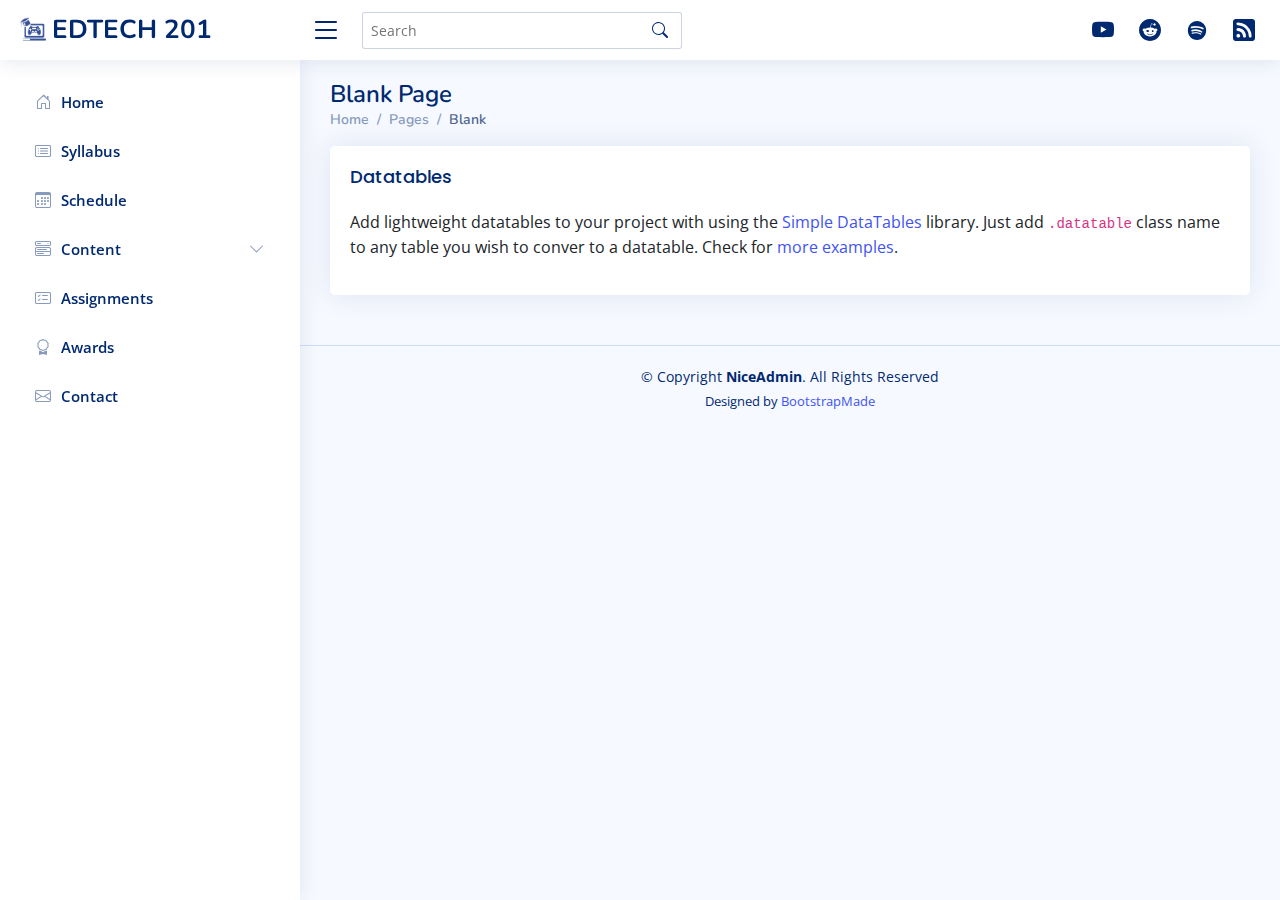
<file: assignments.html>
<!DOCTYPE html>
<html lang="en">

<head>
  <meta charset="utf-8">
  <meta content="width=device-width, initial-scale=1.0" name="viewport">

  <title>EDTECH 201</title>
  <meta content="" name="description">
  <meta content="" name="keywords">

  <!-- Favicons -->
  <link href="assets\img\edtech-201 (1).png" rel="icon">
  <link href="assets/img/apple-touch-icon.png" rel="apple-touch-icon">

  <!-- Google Fonts -->
  <link href="https://fonts.gstatic.com" rel="preconnect">
  <link href="https://fonts.googleapis.com/css?family=Open+Sans:300,300i,400,400i,600,600i,700,700i|Nunito:300,300i,400,400i,600,600i,700,700i|Poppins:300,300i,400,400i,500,500i,600,600i,700,700i" rel="stylesheet">

  <!-- Vendor CSS Files -->
  <link href="assets/vendor/bootstrap/css/bootstrap.min.css" rel="stylesheet">
  <link href="assets/vendor/bootstrap-icons/bootstrap-icons.css" rel="stylesheet">
  <link href="assets/vendor/boxicons/css/boxicons.min.css" rel="stylesheet">
  <link href="assets/vendor/quill/quill.snow.css" rel="stylesheet">
  <link href="assets/vendor/quill/quill.bubble.css" rel="stylesheet">
  <link href="assets/vendor/remixicon/remixicon.css" rel="stylesheet">
  <link href="assets/vendor/simple-datatables/style.css" rel="stylesheet">

  <!-- Template Main CSS File -->
  <link href="assets/css/style.css" rel="stylesheet">

  <!-- =======================================================
  * Template Name: NiceAdmin
  * Template URL: https://bootstrapmade.com/nice-admin-bootstrap-admin-html-template/
  * Updated: Apr 20 2024 with Bootstrap v5.3.3
  * Author: BootstrapMade.com
  * License: https://bootstrapmade.com/license/
  ======================================================== -->
</head>

<body>

  <!-- ======= Header ======= -->
  <header id="header" class="header fixed-top d-flex align-items-center">

    <div class="d-flex align-items-center justify-content-between">
      <a href="index.html" class="logo d-flex align-items-center">
        <img src="assets\img\edtech-201 (1).png" alt="">
        <span class="d-none d-lg-block">EDTECH 201</span>
      </a>
      <i class="bi bi-list toggle-sidebar-btn"></i>
    </div><!-- End Logo -->

    <div class="search-bar">
      <form class="search-form d-flex align-items-center" method="POST" action="#">
        <input type="text" name="query" placeholder="Search" title="Enter search keyword">
        <button type="submit" title="Search"><i class="bi bi-search"></i></button>
      </form>
    </div><!-- End Search Bar -->

    <nav class="header-nav ms-auto">
      <ul class="d-flex align-items-center">

        <li class="nav-item d-block d-lg-none">
          <a class="nav-link nav-icon search-bar-toggle " href="#">
            <i class="bi bi-search"></i>
          </a>
        </li><!-- End Search Icon-->

        <li class="nav-item dropdown">
          <a class="nav-link nav-icon" href="https://www.youtube.com/" target="_blank" data-bs-toggle="tooltip" data-bs-placement="left" data-bs-original-title="Go to course Youtube videos">
            <i class="bi bi-youtube"></i>
          </a><!-- End Youtube Icon -->
        </li><!-- End Notification Nav -->

        <li class="nav-item dropdown">

          <a class="nav-link nav-icon" href="https://www.reddit.com/" target="_blank" data-bs-toggle="tooltip" data-bs-placement="left" data-bs-original-title="Go to course Reddit community">
            <i class="bi bi-reddit"></i>
          </a><!-- End Reddit Icon -->
        </li><!-- End Messages Nav -->

        <li class="nav-item dropdown">

          <a class="nav-link nav-icon" href="https://open.spotify.com/" target="_blank" data-bs-toggle="tooltip" data-bs-placement="left" data-bs-original-title="Go to course Spotify playlist">
            <i class="ri-spotify-fill"></i>
          </a><!-- End Spotify Icon -->
        </li><!-- End Profile Nav -->

        <li class="nav-item dropdown">
          <a class="nav-link nav-icon" href="news.html" data-bs-toggle="tooltip" data-bs-placement="left" data-bs-original-title="See related news">
            <i class="bi bi-rss-fill"></i>
          </a><!-- End News Icon -->
        </li><!-- End News Nav -->

      </ul>
    </nav><!-- End Icons Navigation -->

  </header><!-- End Header -->

  <!-- ======= Sidebar ======= -->
  <aside id="sidebar" class="sidebar">

    <ul class="sidebar-nav" id="sidebar-nav">

      <li class="nav-item">
        <a class="nav-link collapsed" href="index.html">
          <i class="bi bi-house-door"></i>
          <span>Home</span>
        </a>
      </li><!-- End Home Nav -->

      <li class="nav-item">
        <a class="nav-link collapsed" href="syllabus.html">
          <i class="bi bi-card-list"></i>
          <span>Syllabus</span>
        </a>
      </li><!-- End Syllabus Nav -->

      <li class="nav-item">
        <a class="nav-link collapsed" href="schedule.html">
          <i class="bi bi-calendar3"></i>
          <span>Schedule</span>
        </a>
      </li><!-- End Schedule Nav -->

      <li class="nav-item">
        <a class="nav-link collapsed" data-bs-target="#content-module" data-bs-toggle="collapse" href="#">
          <i class="bi bi-menu-button-wide"></i><span>Content</span><i class="bi bi-chevron-down ms-auto"></i>
        </a>
        <ul id="content-module" class="nav-content collapse " data-bs-parent="#sidebar-nav">
          <li>
            <a href="module1.html">
              <i class="bi bi-circle"></i><span>Module 1</span>
            </a>
          </li>
          <li>
            <a href="module2.html">
              <i class="bi bi-circle"></i><span>Module 2</span>
            </a>
          </li>
          <li>
            <a href="module3.html">
              <i class="bi bi-circle"></i><span>Module 3</span>
            </a>
          </li>
          <li>
            <a href="module4.html">
              <i class="bi bi-circle"></i><span>Module 4</span>
            </a>
          </li>
        </ul>
      </li><!-- End Content Nav -->

      <li class="nav-item">
        <a class="nav-link collapsed" href="assignments.html">
          <i class="bi bi-card-checklist"></i>
          <span>Assignments</span>
        </a>
      </li><!-- End Assignments Nav -->

      <li class="nav-item">
        <a class="nav-link collapsed" href="awards.html">
          <i class="bi bi-award"></i>
          <span>Awards</span>
        </a>
      </li><!-- End Awards Nav -->

      <li class="nav-item">
        <a class="nav-link collapsed" href="pages-contact.html">
          <i class="bi bi-envelope"></i>
          <span>Contact</span>
        </a>
      </li><!-- End Contact Page Nav -->
    </ul>

  </aside><!-- End Sidebar-->

  <main id="main" class="main">

    <div class="pagetitle">
      <h1>Blank Page</h1>
      <nav>
        <ol class="breadcrumb">
          <li class="breadcrumb-item"><a href="index.html">Home</a></li>
          <li class="breadcrumb-item">Pages</li>
          <li class="breadcrumb-item active">Blank</li>
        </ol>
      </nav>
    </div><!-- End Page Title -->

    <section class="section">
      <div class="row">
        <div class="col-lg-12">

          <div class="card">
            <div class="card-body">
              <h5 class="card-title">Datatables</h5>
              <p>Add lightweight datatables to your project with using the <a href="https://github.com/fiduswriter/Simple-DataTables" target="_blank">Simple DataTables</a> library. Just add <code>.datatable</code> class name to any table you wish to conver to a datatable. Check for <a href="https://fiduswriter.github.io/simple-datatables/demos/" target="_blank">more examples</a>.</p>
            </div>
          </div>

        </div>
      </div>
    </section>

  </main><!-- End #main -->

  <!-- ======= Footer ======= -->
  <footer id="footer" class="footer">
    <div class="copyright">
      &copy; Copyright <strong><span>NiceAdmin</span></strong>. All Rights Reserved
    </div>
    <div class="credits">
      <!-- All the links in the footer should remain intact. -->
      <!-- You can delete the links only if you purchased the pro version. -->
      <!-- Licensing information: https://bootstrapmade.com/license/ -->
      <!-- Purchase the pro version with working PHP/AJAX contact form: https://bootstrapmade.com/nice-admin-bootstrap-admin-html-template/ -->
      Designed by <a href="https://bootstrapmade.com/">BootstrapMade</a>
    </div>
  </footer><!-- End Footer -->

  <a href="#" class="back-to-top d-flex align-items-center justify-content-center"><i class="bi bi-arrow-up-short"></i></a>

  <!-- Vendor JS Files -->
  <script src="assets/vendor/apexcharts/apexcharts.min.js"></script>
  <script src="assets/vendor/bootstrap/js/bootstrap.bundle.min.js"></script>
  <script src="assets/vendor/chart.js/chart.umd.js"></script>
  <script src="assets/vendor/echarts/echarts.min.js"></script>
  <script src="assets/vendor/quill/quill.js"></script>
  <script src="assets/vendor/simple-datatables/simple-datatables.js"></script>
  <script src="assets/vendor/tinymce/tinymce.min.js"></script>
  <script src="assets/vendor/php-email-form/validate.js"></script>

  <!-- Template Main JS File -->
  <script src="assets/js/main.js"></script>

</body>

</html>
</file>
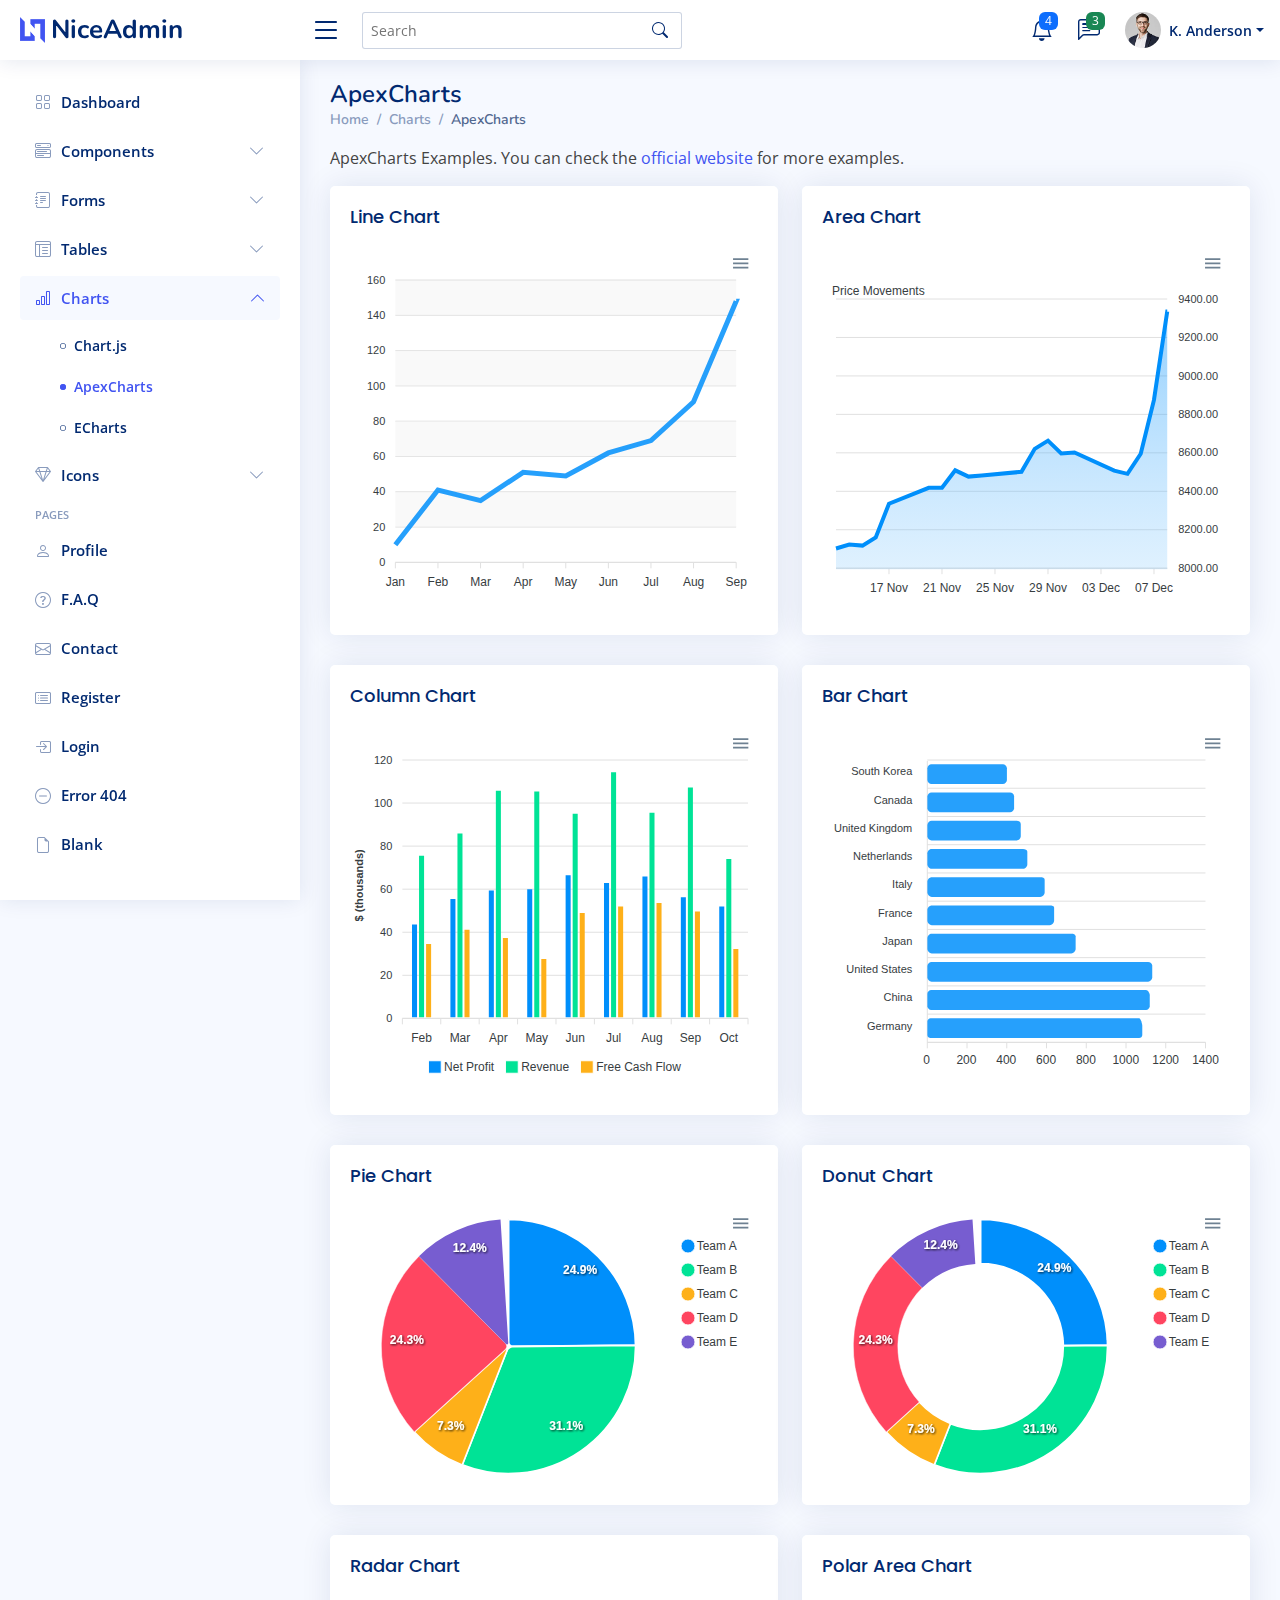
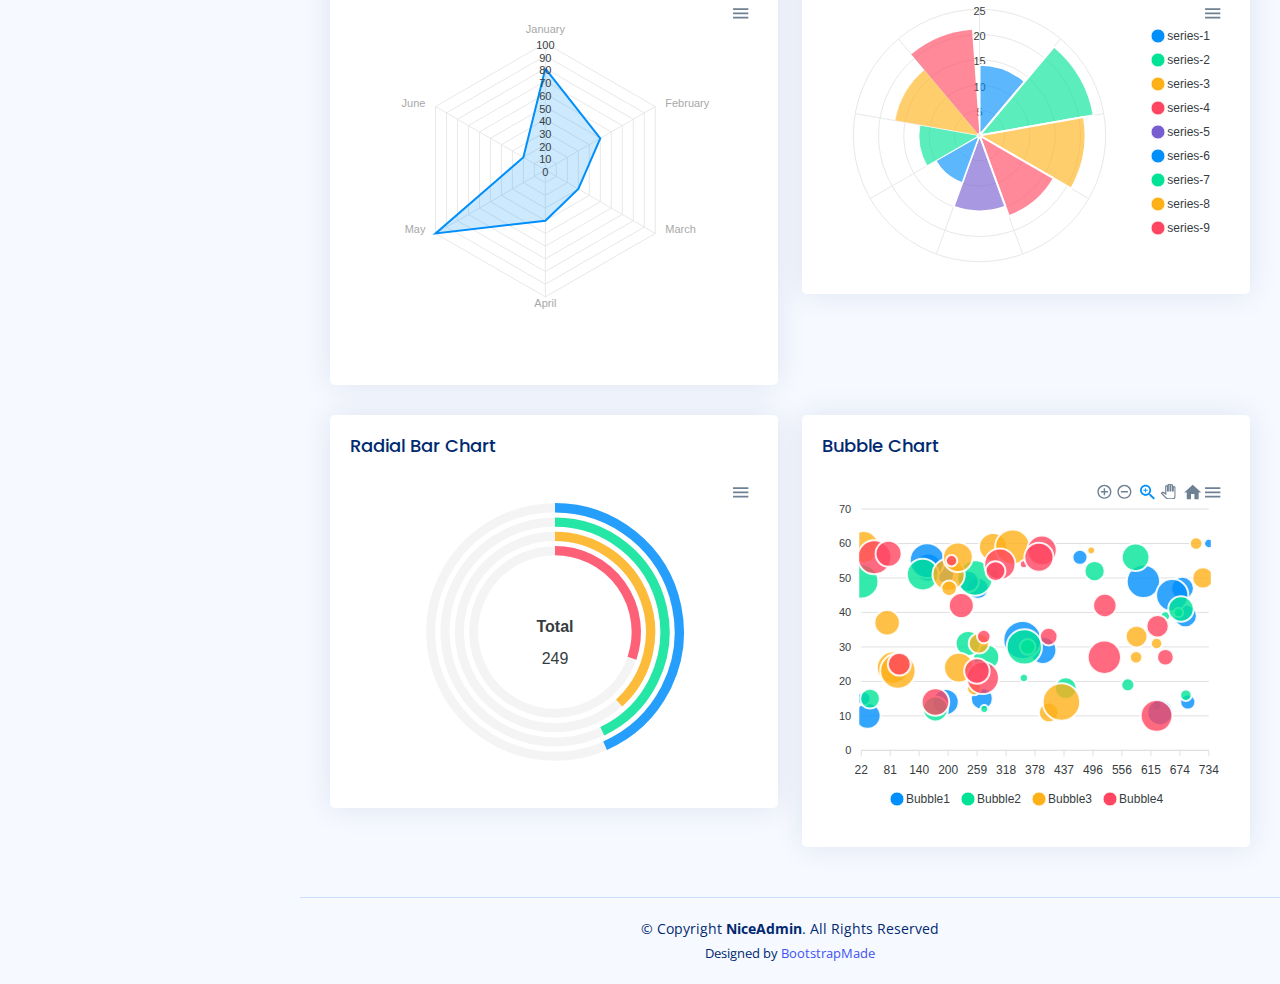
<file: charts-apexcharts.html>
<!DOCTYPE html>
<html lang="en">

<head>
  <meta charset="utf-8">
  <meta content="width=device-width, initial-scale=1.0" name="viewport">

  <title>Charts / ApexCharts - NiceAdmin Bootstrap Template</title>
  <meta content="" name="description">
  <meta content="" name="keywords">

  <!-- Favicons -->
  <link href="assets/img/favicon.png" rel="icon">
  <link href="assets/img/apple-touch-icon.png" rel="apple-touch-icon">

  <!-- Google Fonts -->
  <link href="https://fonts.gstatic.com" rel="preconnect">
  <link href="https://fonts.googleapis.com/css?family=Open+Sans:300,300i,400,400i,600,600i,700,700i|Nunito:300,300i,400,400i,600,600i,700,700i|Poppins:300,300i,400,400i,500,500i,600,600i,700,700i" rel="stylesheet">

  <!-- Vendor CSS Files -->
  <link href="assets/vendor/bootstrap/css/bootstrap.min.css" rel="stylesheet">
  <link href="assets/vendor/bootstrap-icons/bootstrap-icons.css" rel="stylesheet">
  <link href="assets/vendor/boxicons/css/boxicons.min.css" rel="stylesheet">
  <link href="assets/vendor/quill/quill.snow.css" rel="stylesheet">
  <link href="assets/vendor/quill/quill.bubble.css" rel="stylesheet">
  <link href="assets/vendor/remixicon/remixicon.css" rel="stylesheet">
  <link href="assets/vendor/simple-datatables/style.css" rel="stylesheet">

  <!-- Template Main CSS File -->
  <link href="assets/css/style.css" rel="stylesheet">

  <!-- =======================================================
  * Template Name: NiceAdmin
  * Template URL: https://bootstrapmade.com/nice-admin-bootstrap-admin-html-template/
  * Updated: Apr 20 2024 with Bootstrap v5.3.3
  * Author: BootstrapMade.com
  * License: https://bootstrapmade.com/license/
  ======================================================== -->
</head>

<body>

  <!-- ======= Header ======= -->
  <header id="header" class="header fixed-top d-flex align-items-center">

    <div class="d-flex align-items-center justify-content-between">
      <a href="index.html" class="logo d-flex align-items-center">
        <img src="assets/img/logo.png" alt="">
        <span class="d-none d-lg-block">NiceAdmin</span>
      </a>
      <i class="bi bi-list toggle-sidebar-btn"></i>
    </div><!-- End Logo -->

    <div class="search-bar">
      <form class="search-form d-flex align-items-center" method="POST" action="#">
        <input type="text" name="query" placeholder="Search" title="Enter search keyword">
        <button type="submit" title="Search"><i class="bi bi-search"></i></button>
      </form>
    </div><!-- End Search Bar -->

    <nav class="header-nav ms-auto">
      <ul class="d-flex align-items-center">

        <li class="nav-item d-block d-lg-none">
          <a class="nav-link nav-icon search-bar-toggle " href="#">
            <i class="bi bi-search"></i>
          </a>
        </li><!-- End Search Icon-->

        <li class="nav-item dropdown">

          <a class="nav-link nav-icon" href="#" data-bs-toggle="dropdown">
            <i class="bi bi-bell"></i>
            <span class="badge bg-primary badge-number">4</span>
          </a><!-- End Notification Icon -->

          <ul class="dropdown-menu dropdown-menu-end dropdown-menu-arrow notifications">
            <li class="dropdown-header">
              You have 4 new notifications
              <a href="#"><span class="badge rounded-pill bg-primary p-2 ms-2">View all</span></a>
            </li>
            <li>
              <hr class="dropdown-divider">
            </li>

            <li class="notification-item">
              <i class="bi bi-exclamation-circle text-warning"></i>
              <div>
                <h4>Lorem Ipsum</h4>
                <p>Quae dolorem earum veritatis oditseno</p>
                <p>30 min. ago</p>
              </div>
            </li>

            <li>
              <hr class="dropdown-divider">
            </li>

            <li class="notification-item">
              <i class="bi bi-x-circle text-danger"></i>
              <div>
                <h4>Atque rerum nesciunt</h4>
                <p>Quae dolorem earum veritatis oditseno</p>
                <p>1 hr. ago</p>
              </div>
            </li>

            <li>
              <hr class="dropdown-divider">
            </li>

            <li class="notification-item">
              <i class="bi bi-check-circle text-success"></i>
              <div>
                <h4>Sit rerum fuga</h4>
                <p>Quae dolorem earum veritatis oditseno</p>
                <p>2 hrs. ago</p>
              </div>
            </li>

            <li>
              <hr class="dropdown-divider">
            </li>

            <li class="notification-item">
              <i class="bi bi-info-circle text-primary"></i>
              <div>
                <h4>Dicta reprehenderit</h4>
                <p>Quae dolorem earum veritatis oditseno</p>
                <p>4 hrs. ago</p>
              </div>
            </li>

            <li>
              <hr class="dropdown-divider">
            </li>
            <li class="dropdown-footer">
              <a href="#">Show all notifications</a>
            </li>

          </ul><!-- End Notification Dropdown Items -->

        </li><!-- End Notification Nav -->

        <li class="nav-item dropdown">

          <a class="nav-link nav-icon" href="#" data-bs-toggle="dropdown">
            <i class="bi bi-chat-left-text"></i>
            <span class="badge bg-success badge-number">3</span>
          </a><!-- End Messages Icon -->

          <ul class="dropdown-menu dropdown-menu-end dropdown-menu-arrow messages">
            <li class="dropdown-header">
              You have 3 new messages
              <a href="#"><span class="badge rounded-pill bg-primary p-2 ms-2">View all</span></a>
            </li>
            <li>
              <hr class="dropdown-divider">
            </li>

            <li class="message-item">
              <a href="#">
                <img src="assets/img/messages-1.jpg" alt="" class="rounded-circle">
                <div>
                  <h4>Maria Hudson</h4>
                  <p>Velit asperiores et ducimus soluta repudiandae labore officia est ut...</p>
                  <p>4 hrs. ago</p>
                </div>
              </a>
            </li>
            <li>
              <hr class="dropdown-divider">
            </li>

            <li class="message-item">
              <a href="#">
                <img src="assets/img/messages-2.jpg" alt="" class="rounded-circle">
                <div>
                  <h4>Anna Nelson</h4>
                  <p>Velit asperiores et ducimus soluta repudiandae labore officia est ut...</p>
                  <p>6 hrs. ago</p>
                </div>
              </a>
            </li>
            <li>
              <hr class="dropdown-divider">
            </li>

            <li class="message-item">
              <a href="#">
                <img src="assets/img/messages-3.jpg" alt="" class="rounded-circle">
                <div>
                  <h4>David Muldon</h4>
                  <p>Velit asperiores et ducimus soluta repudiandae labore officia est ut...</p>
                  <p>8 hrs. ago</p>
                </div>
              </a>
            </li>
            <li>
              <hr class="dropdown-divider">
            </li>

            <li class="dropdown-footer">
              <a href="#">Show all messages</a>
            </li>

          </ul><!-- End Messages Dropdown Items -->

        </li><!-- End Messages Nav -->

        <li class="nav-item dropdown pe-3">

          <a class="nav-link nav-profile d-flex align-items-center pe-0" href="#" data-bs-toggle="dropdown">
            <img src="assets/img/profile-img.jpg" alt="Profile" class="rounded-circle">
            <span class="d-none d-md-block dropdown-toggle ps-2">K. Anderson</span>
          </a><!-- End Profile Iamge Icon -->

          <ul class="dropdown-menu dropdown-menu-end dropdown-menu-arrow profile">
            <li class="dropdown-header">
              <h6>Kevin Anderson</h6>
              <span>Web Designer</span>
            </li>
            <li>
              <hr class="dropdown-divider">
            </li>

            <li>
              <a class="dropdown-item d-flex align-items-center" href="users-profile.html">
                <i class="bi bi-person"></i>
                <span>My Profile</span>
              </a>
            </li>
            <li>
              <hr class="dropdown-divider">
            </li>

            <li>
              <a class="dropdown-item d-flex align-items-center" href="users-profile.html">
                <i class="bi bi-gear"></i>
                <span>Account Settings</span>
              </a>
            </li>
            <li>
              <hr class="dropdown-divider">
            </li>

            <li>
              <a class="dropdown-item d-flex align-items-center" href="pages-faq.html">
                <i class="bi bi-question-circle"></i>
                <span>Need Help?</span>
              </a>
            </li>
            <li>
              <hr class="dropdown-divider">
            </li>

            <li>
              <a class="dropdown-item d-flex align-items-center" href="#">
                <i class="bi bi-box-arrow-right"></i>
                <span>Sign Out</span>
              </a>
            </li>

          </ul><!-- End Profile Dropdown Items -->
        </li><!-- End Profile Nav -->

      </ul>
    </nav><!-- End Icons Navigation -->

  </header><!-- End Header -->

  <!-- ======= Sidebar ======= -->
  <aside id="sidebar" class="sidebar">

    <ul class="sidebar-nav" id="sidebar-nav">

      <li class="nav-item">
        <a class="nav-link collapsed" href="index.html">
          <i class="bi bi-grid"></i>
          <span>Dashboard</span>
        </a>
      </li><!-- End Dashboard Nav -->

      <li class="nav-item">
        <a class="nav-link collapsed" data-bs-target="#components-nav" data-bs-toggle="collapse" href="#">
          <i class="bi bi-menu-button-wide"></i><span>Components</span><i class="bi bi-chevron-down ms-auto"></i>
        </a>
        <ul id="components-nav" class="nav-content collapse " data-bs-parent="#sidebar-nav">
          <li>
            <a href="components-alerts.html">
              <i class="bi bi-circle"></i><span>Alerts</span>
            </a>
          </li>
          <li>
            <a href="components-accordion.html">
              <i class="bi bi-circle"></i><span>Accordion</span>
            </a>
          </li>
          <li>
            <a href="components-badges.html">
              <i class="bi bi-circle"></i><span>Badges</span>
            </a>
          </li>
          <li>
            <a href="components-breadcrumbs.html">
              <i class="bi bi-circle"></i><span>Breadcrumbs</span>
            </a>
          </li>
          <li>
            <a href="components-buttons.html">
              <i class="bi bi-circle"></i><span>Buttons</span>
            </a>
          </li>
          <li>
            <a href="components-cards.html">
              <i class="bi bi-circle"></i><span>Cards</span>
            </a>
          </li>
          <li>
            <a href="components-carousel.html">
              <i class="bi bi-circle"></i><span>Carousel</span>
            </a>
          </li>
          <li>
            <a href="components-list-group.html">
              <i class="bi bi-circle"></i><span>List group</span>
            </a>
          </li>
          <li>
            <a href="components-modal.html">
              <i class="bi bi-circle"></i><span>Modal</span>
            </a>
          </li>
          <li>
            <a href="components-tabs.html">
              <i class="bi bi-circle"></i><span>Tabs</span>
            </a>
          </li>
          <li>
            <a href="components-pagination.html">
              <i class="bi bi-circle"></i><span>Pagination</span>
            </a>
          </li>
          <li>
            <a href="components-progress.html">
              <i class="bi bi-circle"></i><span>Progress</span>
            </a>
          </li>
          <li>
            <a href="components-spinners.html">
              <i class="bi bi-circle"></i><span>Spinners</span>
            </a>
          </li>
          <li>
            <a href="components-tooltips.html">
              <i class="bi bi-circle"></i><span>Tooltips</span>
            </a>
          </li>
        </ul>
      </li><!-- End Components Nav -->

      <li class="nav-item">
        <a class="nav-link collapsed" data-bs-target="#forms-nav" data-bs-toggle="collapse" href="#">
          <i class="bi bi-journal-text"></i><span>Forms</span><i class="bi bi-chevron-down ms-auto"></i>
        </a>
        <ul id="forms-nav" class="nav-content collapse " data-bs-parent="#sidebar-nav">
          <li>
            <a href="forms-elements.html">
              <i class="bi bi-circle"></i><span>Form Elements</span>
            </a>
          </li>
          <li>
            <a href="forms-layouts.html">
              <i class="bi bi-circle"></i><span>Form Layouts</span>
            </a>
          </li>
          <li>
            <a href="forms-editors.html">
              <i class="bi bi-circle"></i><span>Form Editors</span>
            </a>
          </li>
          <li>
            <a href="forms-validation.html">
              <i class="bi bi-circle"></i><span>Form Validation</span>
            </a>
          </li>
        </ul>
      </li><!-- End Forms Nav -->

      <li class="nav-item">
        <a class="nav-link collapsed" data-bs-target="#tables-nav" data-bs-toggle="collapse" href="#">
          <i class="bi bi-layout-text-window-reverse"></i><span>Tables</span><i class="bi bi-chevron-down ms-auto"></i>
        </a>
        <ul id="tables-nav" class="nav-content collapse " data-bs-parent="#sidebar-nav">
          <li>
            <a href="tables-general.html">
              <i class="bi bi-circle"></i><span>General Tables</span>
            </a>
          </li>
          <li>
            <a href="tables-data.html">
              <i class="bi bi-circle"></i><span>Data Tables</span>
            </a>
          </li>
        </ul>
      </li><!-- End Tables Nav -->

      <li class="nav-item">
        <a class="nav-link " data-bs-target="#charts-nav" data-bs-toggle="collapse" href="#">
          <i class="bi bi-bar-chart"></i><span>Charts</span><i class="bi bi-chevron-down ms-auto"></i>
        </a>
        <ul id="charts-nav" class="nav-content collapse show" data-bs-parent="#sidebar-nav">
          <li>
            <a href="charts-chartjs.html">
              <i class="bi bi-circle"></i><span>Chart.js</span>
            </a>
          </li>
          <li>
            <a href="charts-apexcharts.html" class="active">
              <i class="bi bi-circle"></i><span>ApexCharts</span>
            </a>
          </li>
          <li>
            <a href="charts-echarts.html">
              <i class="bi bi-circle"></i><span>ECharts</span>
            </a>
          </li>
        </ul>
      </li><!-- End Charts Nav -->

      <li class="nav-item">
        <a class="nav-link collapsed" data-bs-target="#icons-nav" data-bs-toggle="collapse" href="#">
          <i class="bi bi-gem"></i><span>Icons</span><i class="bi bi-chevron-down ms-auto"></i>
        </a>
        <ul id="icons-nav" class="nav-content collapse " data-bs-parent="#sidebar-nav">
          <li>
            <a href="icons-bootstrap.html">
              <i class="bi bi-circle"></i><span>Bootstrap Icons</span>
            </a>
          </li>
          <li>
            <a href="icons-remix.html">
              <i class="bi bi-circle"></i><span>Remix Icons</span>
            </a>
          </li>
          <li>
            <a href="icons-boxicons.html">
              <i class="bi bi-circle"></i><span>Boxicons</span>
            </a>
          </li>
        </ul>
      </li><!-- End Icons Nav -->

      <li class="nav-heading">Pages</li>

      <li class="nav-item">
        <a class="nav-link collapsed" href="users-profile.html">
          <i class="bi bi-person"></i>
          <span>Profile</span>
        </a>
      </li><!-- End Profile Page Nav -->

      <li class="nav-item">
        <a class="nav-link collapsed" href="pages-faq.html">
          <i class="bi bi-question-circle"></i>
          <span>F.A.Q</span>
        </a>
      </li><!-- End F.A.Q Page Nav -->

      <li class="nav-item">
        <a class="nav-link collapsed" href="pages-contact.html">
          <i class="bi bi-envelope"></i>
          <span>Contact</span>
        </a>
      </li><!-- End Contact Page Nav -->

      <li class="nav-item">
        <a class="nav-link collapsed" href="pages-register.html">
          <i class="bi bi-card-list"></i>
          <span>Register</span>
        </a>
      </li><!-- End Register Page Nav -->

      <li class="nav-item">
        <a class="nav-link collapsed" href="pages-login.html">
          <i class="bi bi-box-arrow-in-right"></i>
          <span>Login</span>
        </a>
      </li><!-- End Login Page Nav -->

      <li class="nav-item">
        <a class="nav-link collapsed" href="pages-error-404.html">
          <i class="bi bi-dash-circle"></i>
          <span>Error 404</span>
        </a>
      </li><!-- End Error 404 Page Nav -->

      <li class="nav-item">
        <a class="nav-link collapsed" href="pages-blank.html">
          <i class="bi bi-file-earmark"></i>
          <span>Blank</span>
        </a>
      </li><!-- End Blank Page Nav -->

    </ul>

  </aside><!-- End Sidebar-->

  <main id="main" class="main">

    <div class="pagetitle">
      <h1>ApexCharts</h1>
      <nav>
        <ol class="breadcrumb">
          <li class="breadcrumb-item"><a href="index.html">Home</a></li>
          <li class="breadcrumb-item">Charts</li>
          <li class="breadcrumb-item active">ApexCharts</li>
        </ol>
      </nav>
    </div><!-- End Page Title -->

    <p>ApexCharts Examples. You can check the <a href="https://apexcharts.com/javascript-chart-demos/" target="_blank">official website</a> for more examples.</p>

    <section class="section">
      <div class="row">

        <div class="col-lg-6">
          <div class="card">
            <div class="card-body">
              <h5 class="card-title">Line Chart</h5>

              <!-- Line Chart -->
              <div id="lineChart"></div>

              <script>
                document.addEventListener("DOMContentLoaded", () => {
                  new ApexCharts(document.querySelector("#lineChart"), {
                    series: [{
                      name: "Desktops",
                      data: [10, 41, 35, 51, 49, 62, 69, 91, 148]
                    }],
                    chart: {
                      height: 350,
                      type: 'line',
                      zoom: {
                        enabled: false
                      }
                    },
                    dataLabels: {
                      enabled: false
                    },
                    stroke: {
                      curve: 'straight'
                    },
                    grid: {
                      row: {
                        colors: ['#f3f3f3', 'transparent'], // takes an array which will be repeated on columns
                        opacity: 0.5
                      },
                    },
                    xaxis: {
                      categories: ['Jan', 'Feb', 'Mar', 'Apr', 'May', 'Jun', 'Jul', 'Aug', 'Sep'],
                    }
                  }).render();
                });
              </script>
              <!-- End Line Chart -->

            </div>
          </div>
        </div>

        <div class="col-lg-6">
          <div class="card">
            <div class="card-body">
              <h5 class="card-title">Area Chart</h5>

              <!-- Area Chart -->
              <div id="areaChart"></div>

              <script>
                document.addEventListener("DOMContentLoaded", () => {
                  const series = {
                    "monthDataSeries1": {
                      "prices": [
                        8107.85,
                        8128.0,
                        8122.9,
                        8165.5,
                        8340.7,
                        8423.7,
                        8423.5,
                        8514.3,
                        8481.85,
                        8487.7,
                        8506.9,
                        8626.2,
                        8668.95,
                        8602.3,
                        8607.55,
                        8512.9,
                        8496.25,
                        8600.65,
                        8881.1,
                        9340.85
                      ],
                      "dates": [
                        "13 Nov 2017",
                        "14 Nov 2017",
                        "15 Nov 2017",
                        "16 Nov 2017",
                        "17 Nov 2017",
                        "20 Nov 2017",
                        "21 Nov 2017",
                        "22 Nov 2017",
                        "23 Nov 2017",
                        "24 Nov 2017",
                        "27 Nov 2017",
                        "28 Nov 2017",
                        "29 Nov 2017",
                        "30 Nov 2017",
                        "01 Dec 2017",
                        "04 Dec 2017",
                        "05 Dec 2017",
                        "06 Dec 2017",
                        "07 Dec 2017",
                        "08 Dec 2017"
                      ]
                    },
                    "monthDataSeries2": {
                      "prices": [
                        8423.7,
                        8423.5,
                        8514.3,
                        8481.85,
                        8487.7,
                        8506.9,
                        8626.2,
                        8668.95,
                        8602.3,
                        8607.55,
                        8512.9,
                        8496.25,
                        8600.65,
                        8881.1,
                        9040.85,
                        8340.7,
                        8165.5,
                        8122.9,
                        8107.85,
                        8128.0
                      ],
                      "dates": [
                        "13 Nov 2017",
                        "14 Nov 2017",
                        "15 Nov 2017",
                        "16 Nov 2017",
                        "17 Nov 2017",
                        "20 Nov 2017",
                        "21 Nov 2017",
                        "22 Nov 2017",
                        "23 Nov 2017",
                        "24 Nov 2017",
                        "27 Nov 2017",
                        "28 Nov 2017",
                        "29 Nov 2017",
                        "30 Nov 2017",
                        "01 Dec 2017",
                        "04 Dec 2017",
                        "05 Dec 2017",
                        "06 Dec 2017",
                        "07 Dec 2017",
                        "08 Dec 2017"
                      ]
                    },
                    "monthDataSeries3": {
                      "prices": [
                        7114.25,
                        7126.6,
                        7116.95,
                        7203.7,
                        7233.75,
                        7451.0,
                        7381.15,
                        7348.95,
                        7347.75,
                        7311.25,
                        7266.4,
                        7253.25,
                        7215.45,
                        7266.35,
                        7315.25,
                        7237.2,
                        7191.4,
                        7238.95,
                        7222.6,
                        7217.9,
                        7359.3,
                        7371.55,
                        7371.15,
                        7469.2,
                        7429.25,
                        7434.65,
                        7451.1,
                        7475.25,
                        7566.25,
                        7556.8,
                        7525.55,
                        7555.45,
                        7560.9,
                        7490.7,
                        7527.6,
                        7551.9,
                        7514.85,
                        7577.95,
                        7592.3,
                        7621.95,
                        7707.95,
                        7859.1,
                        7815.7,
                        7739.0,
                        7778.7,
                        7839.45,
                        7756.45,
                        7669.2,
                        7580.45,
                        7452.85,
                        7617.25,
                        7701.6,
                        7606.8,
                        7620.05,
                        7513.85,
                        7498.45,
                        7575.45,
                        7601.95,
                        7589.1,
                        7525.85,
                        7569.5,
                        7702.5,
                        7812.7,
                        7803.75,
                        7816.3,
                        7851.15,
                        7912.2,
                        7972.8,
                        8145.0,
                        8161.1,
                        8121.05,
                        8071.25,
                        8088.2,
                        8154.45,
                        8148.3,
                        8122.05,
                        8132.65,
                        8074.55,
                        7952.8,
                        7885.55,
                        7733.9,
                        7897.15,
                        7973.15,
                        7888.5,
                        7842.8,
                        7838.4,
                        7909.85,
                        7892.75,
                        7897.75,
                        7820.05,
                        7904.4,
                        7872.2,
                        7847.5,
                        7849.55,
                        7789.6,
                        7736.35,
                        7819.4,
                        7875.35,
                        7871.8,
                        8076.5,
                        8114.8,
                        8193.55,
                        8217.1,
                        8235.05,
                        8215.3,
                        8216.4,
                        8301.55,
                        8235.25,
                        8229.75,
                        8201.95,
                        8164.95,
                        8107.85,
                        8128.0,
                        8122.9,
                        8165.5,
                        8340.7,
                        8423.7,
                        8423.5,
                        8514.3,
                        8481.85,
                        8487.7,
                        8506.9,
                        8626.2
                      ],
                      "dates": [
                        "02 Jun 2017",
                        "05 Jun 2017",
                        "06 Jun 2017",
                        "07 Jun 2017",
                        "08 Jun 2017",
                        "09 Jun 2017",
                        "12 Jun 2017",
                        "13 Jun 2017",
                        "14 Jun 2017",
                        "15 Jun 2017",
                        "16 Jun 2017",
                        "19 Jun 2017",
                        "20 Jun 2017",
                        "21 Jun 2017",
                        "22 Jun 2017",
                        "23 Jun 2017",
                        "27 Jun 2017",
                        "28 Jun 2017",
                        "29 Jun 2017",
                        "30 Jun 2017",
                        "03 Jul 2017",
                        "04 Jul 2017",
                        "05 Jul 2017",
                        "06 Jul 2017",
                        "07 Jul 2017",
                        "10 Jul 2017",
                        "11 Jul 2017",
                        "12 Jul 2017",
                        "13 Jul 2017",
                        "14 Jul 2017",
                        "17 Jul 2017",
                        "18 Jul 2017",
                        "19 Jul 2017",
                        "20 Jul 2017",
                        "21 Jul 2017",
                        "24 Jul 2017",
                        "25 Jul 2017",
                        "26 Jul 2017",
                        "27 Jul 2017",
                        "28 Jul 2017",
                        "31 Jul 2017",
                        "01 Aug 2017",
                        "02 Aug 2017",
                        "03 Aug 2017",
                        "04 Aug 2017",
                        "07 Aug 2017",
                        "08 Aug 2017",
                        "09 Aug 2017",
                        "10 Aug 2017",
                        "11 Aug 2017",
                        "14 Aug 2017",
                        "16 Aug 2017",
                        "17 Aug 2017",
                        "18 Aug 2017",
                        "21 Aug 2017",
                        "22 Aug 2017",
                        "23 Aug 2017",
                        "24 Aug 2017",
                        "28 Aug 2017",
                        "29 Aug 2017",
                        "30 Aug 2017",
                        "31 Aug 2017",
                        "01 Sep 2017",
                        "04 Sep 2017",
                        "05 Sep 2017",
                        "06 Sep 2017",
                        "07 Sep 2017",
                        "08 Sep 2017",
                        "11 Sep 2017",
                        "12 Sep 2017",
                        "13 Sep 2017",
                        "14 Sep 2017",
                        "15 Sep 2017",
                        "18 Sep 2017",
                        "19 Sep 2017",
                        "20 Sep 2017",
                        "21 Sep 2017",
                        "22 Sep 2017",
                        "25 Sep 2017",
                        "26 Sep 2017",
                        "27 Sep 2017",
                        "28 Sep 2017",
                        "29 Sep 2017",
                        "03 Oct 2017",
                        "04 Oct 2017",
                        "05 Oct 2017",
                        "06 Oct 2017",
                        "09 Oct 2017",
                        "10 Oct 2017",
                        "11 Oct 2017",
                        "12 Oct 2017",
                        "13 Oct 2017",
                        "16 Oct 2017",
                        "17 Oct 2017",
                        "18 Oct 2017",
                        "19 Oct 2017",
                        "23 Oct 2017",
                        "24 Oct 2017",
                        "25 Oct 2017",
                        "26 Oct 2017",
                        "27 Oct 2017",
                        "30 Oct 2017",
                        "31 Oct 2017",
                        "01 Nov 2017",
                        "02 Nov 2017",
                        "03 Nov 2017",
                        "06 Nov 2017",
                        "07 Nov 2017",
                        "08 Nov 2017",
                        "09 Nov 2017",
                        "10 Nov 2017",
                        "13 Nov 2017",
                        "14 Nov 2017",
                        "15 Nov 2017",
                        "16 Nov 2017",
                        "17 Nov 2017",
                        "20 Nov 2017",
                        "21 Nov 2017",
                        "22 Nov 2017",
                        "23 Nov 2017",
                        "24 Nov 2017",
                        "27 Nov 2017",
                        "28 Nov 2017"
                      ]
                    }
                  }
                  new ApexCharts(document.querySelector("#areaChart"), {
                    series: [{
                      name: "STOCK ABC",
                      data: series.monthDataSeries1.prices
                    }],
                    chart: {
                      type: 'area',
                      height: 350,
                      zoom: {
                        enabled: false
                      }
                    },
                    dataLabels: {
                      enabled: false
                    },
                    stroke: {
                      curve: 'straight'
                    },
                    subtitle: {
                      text: 'Price Movements',
                      align: 'left'
                    },
                    labels: series.monthDataSeries1.dates,
                    xaxis: {
                      type: 'datetime',
                    },
                    yaxis: {
                      opposite: true
                    },
                    legend: {
                      horizontalAlign: 'left'
                    }
                  }).render();
                });
              </script>
              <!-- End Area Chart -->

            </div>
          </div>
        </div>

        <div class="col-lg-6">
          <div class="card">
            <div class="card-body">
              <h5 class="card-title">Column Chart</h5>

              <!-- Column Chart -->
              <div id="columnChart"></div>

              <script>
                document.addEventListener("DOMContentLoaded", () => {
                  new ApexCharts(document.querySelector("#columnChart"), {
                    series: [{
                      name: 'Net Profit',
                      data: [44, 55, 57, 56, 61, 58, 63, 60, 66]
                    }, {
                      name: 'Revenue',
                      data: [76, 85, 101, 98, 87, 105, 91, 114, 94]
                    }, {
                      name: 'Free Cash Flow',
                      data: [35, 41, 36, 26, 45, 48, 52, 53, 41]
                    }],
                    chart: {
                      type: 'bar',
                      height: 350
                    },
                    plotOptions: {
                      bar: {
                        horizontal: false,
                        columnWidth: '55%',
                        endingShape: 'rounded'
                      },
                    },
                    dataLabels: {
                      enabled: false
                    },
                    stroke: {
                      show: true,
                      width: 2,
                      colors: ['transparent']
                    },
                    xaxis: {
                      categories: ['Feb', 'Mar', 'Apr', 'May', 'Jun', 'Jul', 'Aug', 'Sep', 'Oct'],
                    },
                    yaxis: {
                      title: {
                        text: '$ (thousands)'
                      }
                    },
                    fill: {
                      opacity: 1
                    },
                    tooltip: {
                      y: {
                        formatter: function(val) {
                          return "$ " + val + " thousands"
                        }
                      }
                    }
                  }).render();
                });
              </script>
              <!-- End Column Chart -->

            </div>
          </div>
        </div>

        <div class="col-lg-6">
          <div class="card">
            <div class="card-body">
              <h5 class="card-title">Bar Chart</h5>

              <!-- Bar Chart -->
              <div id="barChart"></div>

              <script>
                document.addEventListener("DOMContentLoaded", () => {
                  new ApexCharts(document.querySelector("#barChart"), {
                    series: [{
                      data: [400, 430, 448, 470, 540, 580, 690, 1100, 1200, 1380]
                    }],
                    chart: {
                      type: 'bar',
                      height: 350
                    },
                    plotOptions: {
                      bar: {
                        borderRadius: 4,
                        horizontal: true,
                      }
                    },
                    dataLabels: {
                      enabled: false
                    },
                    xaxis: {
                      categories: ['South Korea', 'Canada', 'United Kingdom', 'Netherlands', 'Italy', 'France', 'Japan',
                        'United States', 'China', 'Germany'
                      ],
                    }
                  }).render();
                });
              </script>
              <!-- End Bar Chart -->

            </div>
          </div>
        </div>

        <div class="col-lg-6">
          <div class="card">
            <div class="card-body">
              <h5 class="card-title">Pie Chart</h5>

              <!-- Pie Chart -->
              <div id="pieChart"></div>

              <script>
                document.addEventListener("DOMContentLoaded", () => {
                  new ApexCharts(document.querySelector("#pieChart"), {
                    series: [44, 55, 13, 43, 22],
                    chart: {
                      height: 350,
                      type: 'pie',
                      toolbar: {
                        show: true
                      }
                    },
                    labels: ['Team A', 'Team B', 'Team C', 'Team D', 'Team E']
                  }).render();
                });
              </script>
              <!-- End Pie Chart -->

            </div>
          </div>
        </div>

        <div class="col-lg-6">
          <div class="card">
            <div class="card-body">
              <h5 class="card-title">Donut Chart</h5>

              <!-- Donut Chart -->
              <div id="donutChart"></div>

              <script>
                document.addEventListener("DOMContentLoaded", () => {
                  new ApexCharts(document.querySelector("#donutChart"), {
                    series: [44, 55, 13, 43, 22],
                    chart: {
                      height: 350,
                      type: 'donut',
                      toolbar: {
                        show: true
                      }
                    },
                    labels: ['Team A', 'Team B', 'Team C', 'Team D', 'Team E'],
                  }).render();
                });
              </script>
              <!-- End Donut Chart -->

            </div>
          </div>
        </div>

        <div class="col-lg-6">
          <div class="card">
            <div class="card-body">
              <h5 class="card-title">Radar Chart</h5>

              <!-- Radar Chart -->
              <div id="radarChart"></div>

              <script>
                document.addEventListener("DOMContentLoaded", () => {
                  new ApexCharts(document.querySelector("#radarChart"), {
                    series: [{
                      name: 'Series 1',
                      data: [80, 50, 30, 40, 100, 20],
                    }],
                    chart: {
                      height: 350,
                      type: 'radar',
                    },
                    xaxis: {
                      categories: ['January', 'February', 'March', 'April', 'May', 'June']
                    }
                  }).render();
                });
              </script>
              <!-- End Radar Chart -->

            </div>
          </div>
        </div>

        <div class="col-lg-6">
          <div class="card">
            <div class="card-body">
              <h5 class="card-title">Polar Area Chart</h5>

              <!-- Polar Area Chart -->
              <div id="polarAreaChart"></div>

              <script>
                document.addEventListener("DOMContentLoaded", () => {
                  new ApexCharts(document.querySelector("#polarAreaChart"), {
                    series: [14, 23, 21, 17, 15, 10, 12, 17, 21],
                    chart: {
                      type: 'polarArea',
                      height: 350,
                      toolbar: {
                        show: true
                      }
                    },
                    stroke: {
                      colors: ['#fff']
                    },
                    fill: {
                      opacity: 0.8
                    }
                  }).render();
                });
              </script>
              <!-- End Polar Area Chart -->

            </div>
          </div>
        </div>

        <div class="col-lg-6">
          <div class="card">
            <div class="card-body">
              <h5 class="card-title">Radial Bar Chart</h5>

              <!-- Radial Bar Chart -->
              <div id="radialBarChart"></div>

              <script>
                document.addEventListener("DOMContentLoaded", () => {
                  new ApexCharts(document.querySelector("#radialBarChart"), {
                    series: [44, 55, 67, 83],
                    chart: {
                      height: 350,
                      type: 'radialBar',
                      toolbar: {
                        show: true
                      }
                    },
                    plotOptions: {
                      radialBar: {
                        dataLabels: {
                          name: {
                            fontSize: '22px',
                          },
                          value: {
                            fontSize: '16px',
                          },
                          total: {
                            show: true,
                            label: 'Total',
                            formatter: function(w) {
                              // By default this function returns the average of all series. The below is just an example to show the use of custom formatter function
                              return 249
                            }
                          }
                        }
                      }
                    },
                    labels: ['Apples', 'Oranges', 'Bananas', 'Berries'],
                  }).render();
                });
              </script>
              <!-- End Radial Bar Chart -->

            </div>
          </div>
        </div>

        <div class="col-lg-6">
          <div class="card">
            <div class="card-body">
              <h5 class="card-title">Bubble Chart</h5>

              <!-- Bubble Chart -->
              <div id="bubbleChart"></div>

              <script>
                document.addEventListener("DOMContentLoaded", () => {
                  function generateData(baseval, count, yrange) {
                    var i = 0;
                    var series = [];
                    while (i < count) {
                      var x = Math.floor(Math.random() * (750 - 1 + 1)) + 1;;
                      var y = Math.floor(Math.random() * (yrange.max - yrange.min + 1)) + yrange.min;
                      var z = Math.floor(Math.random() * (75 - 15 + 1)) + 15;
                      series.push([x, y, z]);
                      baseval += 86400000;
                      i++;
                    }
                    return series;
                  }
                  new ApexCharts(document.querySelector("#bubbleChart"), {
                    series: [{
                        name: 'Bubble1',
                        data: generateData(new Date('11 Feb 2017 GMT').getTime(), 20, {
                          min: 10,
                          max: 60
                        })
                      },
                      {
                        name: 'Bubble2',
                        data: generateData(new Date('11 Feb 2017 GMT').getTime(), 20, {
                          min: 10,
                          max: 60
                        })
                      },
                      {
                        name: 'Bubble3',
                        data: generateData(new Date('11 Feb 2017 GMT').getTime(), 20, {
                          min: 10,
                          max: 60
                        })
                      },
                      {
                        name: 'Bubble4',
                        data: generateData(new Date('11 Feb 2017 GMT').getTime(), 20, {
                          min: 10,
                          max: 60
                        })
                      }
                    ],
                    chart: {
                      height: 333,
                      type: 'bubble',
                    },
                    dataLabels: {
                      enabled: false
                    },
                    fill: {
                      opacity: 0.8
                    },
                    xaxis: {
                      tickAmount: 12,
                      type: 'category',
                    },
                    yaxis: {
                      max: 70
                    }
                  }).render();
                });
              </script>
              <!-- End Bubble Chart -->

            </div>
          </div>
        </div>

      </div>
    </section>

  </main><!-- End #main -->

  <!-- ======= Footer ======= -->
  <footer id="footer" class="footer">
    <div class="copyright">
      &copy; Copyright <strong><span>NiceAdmin</span></strong>. All Rights Reserved
    </div>
    <div class="credits">
      <!-- All the links in the footer should remain intact. -->
      <!-- You can delete the links only if you purchased the pro version. -->
      <!-- Licensing information: https://bootstrapmade.com/license/ -->
      <!-- Purchase the pro version with working PHP/AJAX contact form: https://bootstrapmade.com/nice-admin-bootstrap-admin-html-template/ -->
      Designed by <a href="https://bootstrapmade.com/">BootstrapMade</a>
    </div>
  </footer><!-- End Footer -->

  <a href="#" class="back-to-top d-flex align-items-center justify-content-center"><i class="bi bi-arrow-up-short"></i></a>

  <!-- Vendor JS Files -->
  <script src="assets/vendor/apexcharts/apexcharts.min.js"></script>
  <script src="assets/vendor/bootstrap/js/bootstrap.bundle.min.js"></script>
  <script src="assets/vendor/chart.js/chart.umd.js"></script>
  <script src="assets/vendor/echarts/echarts.min.js"></script>
  <script src="assets/vendor/quill/quill.js"></script>
  <script src="assets/vendor/simple-datatables/simple-datatables.js"></script>
  <script src="assets/vendor/tinymce/tinymce.min.js"></script>
  <script src="assets/vendor/php-email-form/validate.js"></script>

  <!-- Template Main JS File -->
  <script src="assets/js/main.js"></script>

</body>

</html>
</file>
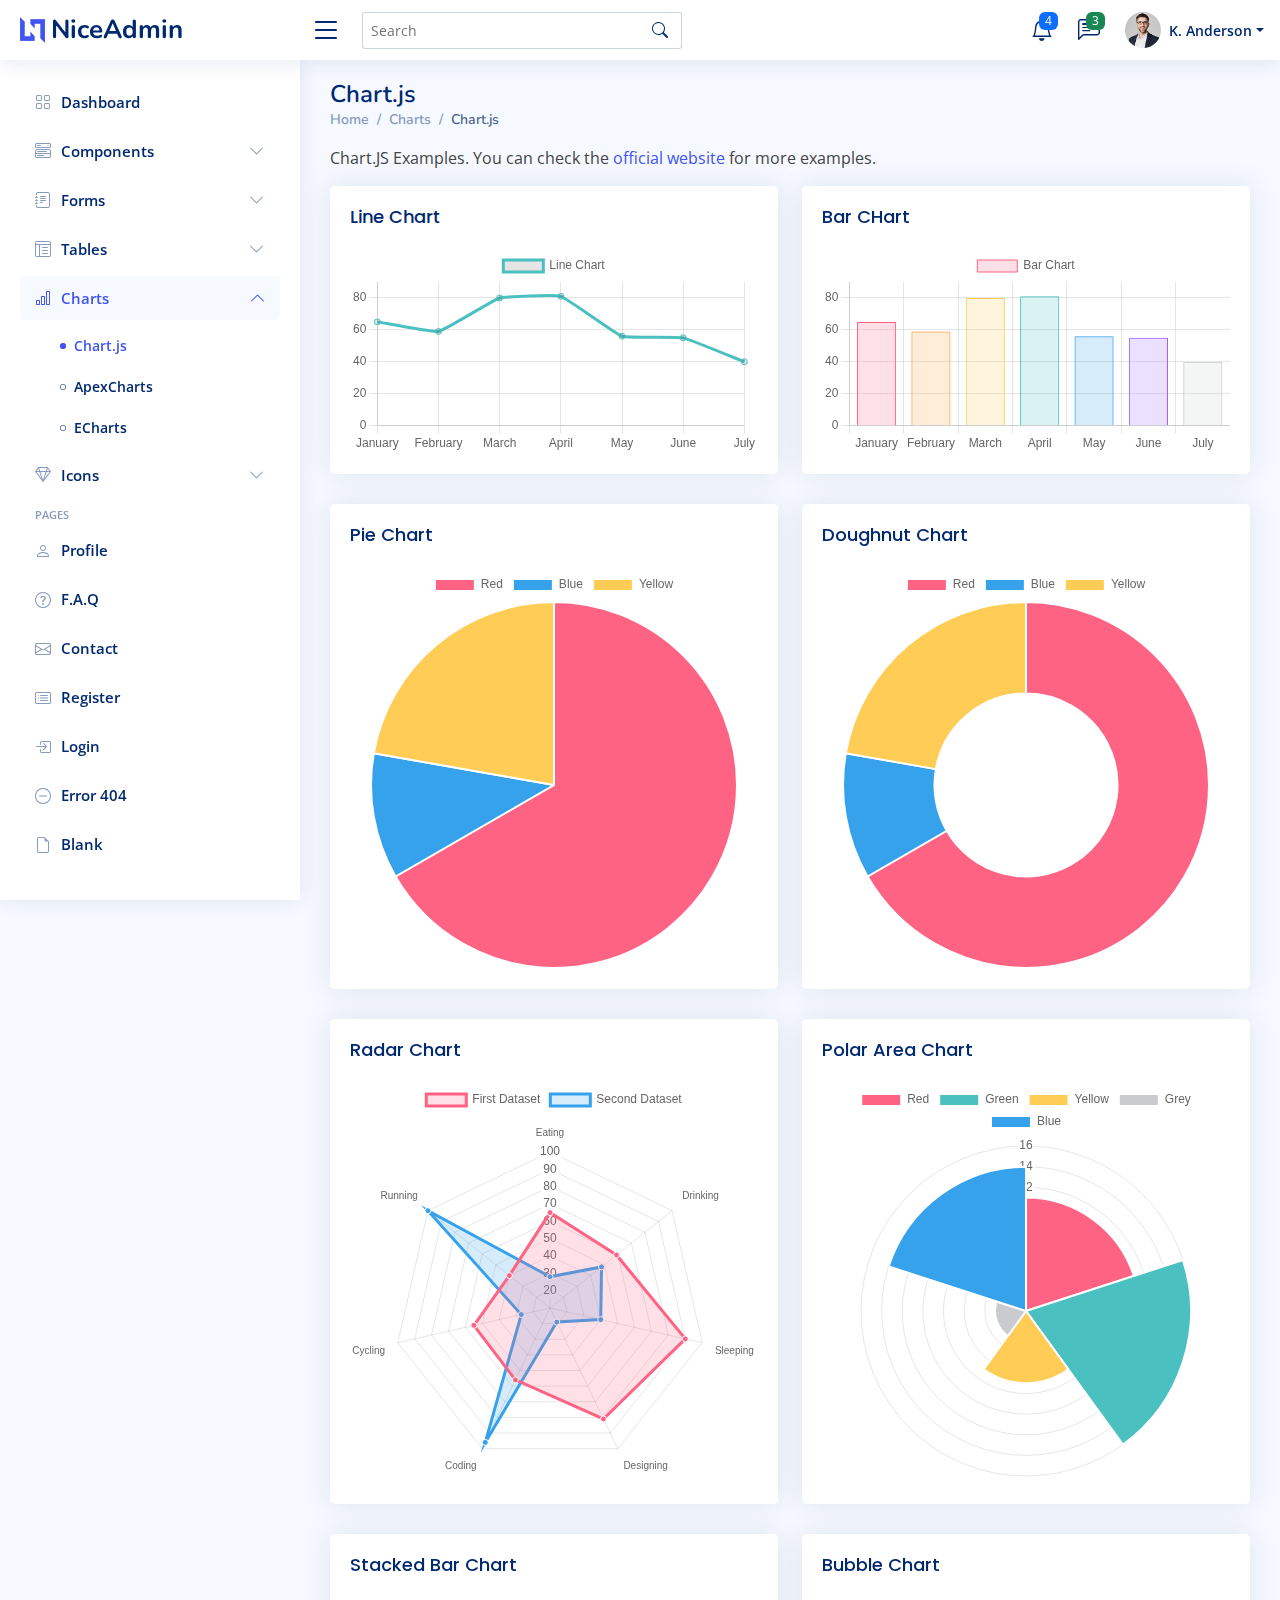
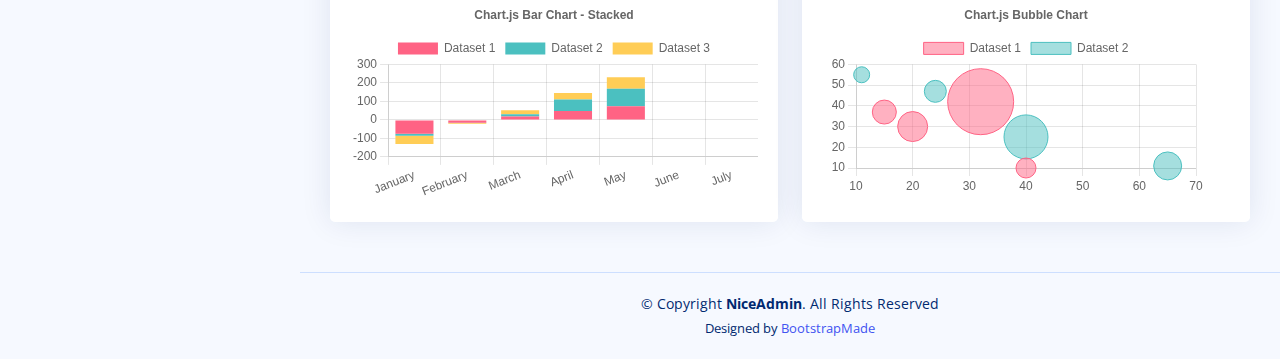
<file: charts-chartjs.html>
<!DOCTYPE html>
<html lang="en">

<head>
  <meta charset="utf-8">
  <meta content="width=device-width, initial-scale=1.0" name="viewport">

  <title>Charts / Chart.js - NiceAdmin Bootstrap Template</title>
  <meta content="" name="description">
  <meta content="" name="keywords">

  <!-- Favicons -->
  <link href="assets/img/favicon.png" rel="icon">
  <link href="assets/img/apple-touch-icon.png" rel="apple-touch-icon">

  <!-- Google Fonts -->
  <link href="https://fonts.gstatic.com" rel="preconnect">
  <link href="https://fonts.googleapis.com/css?family=Open+Sans:300,300i,400,400i,600,600i,700,700i|Nunito:300,300i,400,400i,600,600i,700,700i|Poppins:300,300i,400,400i,500,500i,600,600i,700,700i" rel="stylesheet">

  <!-- Vendor CSS Files -->
  <link href="assets/vendor/bootstrap/css/bootstrap.min.css" rel="stylesheet">
  <link href="assets/vendor/bootstrap-icons/bootstrap-icons.css" rel="stylesheet">
  <link href="assets/vendor/boxicons/css/boxicons.min.css" rel="stylesheet">
  <link href="assets/vendor/quill/quill.snow.css" rel="stylesheet">
  <link href="assets/vendor/quill/quill.bubble.css" rel="stylesheet">
  <link href="assets/vendor/remixicon/remixicon.css" rel="stylesheet">
  <link href="assets/vendor/simple-datatables/style.css" rel="stylesheet">

  <!-- Template Main CSS File -->
  <link href="assets/css/style.css" rel="stylesheet">

  <!-- =======================================================
  * Template Name: NiceAdmin
  * Template URL: https://bootstrapmade.com/nice-admin-bootstrap-admin-html-template/
  * Updated: Apr 20 2024 with Bootstrap v5.3.3
  * Author: BootstrapMade.com
  * License: https://bootstrapmade.com/license/
  ======================================================== -->
</head>

<body>

  <!-- ======= Header ======= -->
  <header id="header" class="header fixed-top d-flex align-items-center">

    <div class="d-flex align-items-center justify-content-between">
      <a href="index.html" class="logo d-flex align-items-center">
        <img src="assets/img/logo.png" alt="">
        <span class="d-none d-lg-block">NiceAdmin</span>
      </a>
      <i class="bi bi-list toggle-sidebar-btn"></i>
    </div><!-- End Logo -->

    <div class="search-bar">
      <form class="search-form d-flex align-items-center" method="POST" action="#">
        <input type="text" name="query" placeholder="Search" title="Enter search keyword">
        <button type="submit" title="Search"><i class="bi bi-search"></i></button>
      </form>
    </div><!-- End Search Bar -->

    <nav class="header-nav ms-auto">
      <ul class="d-flex align-items-center">

        <li class="nav-item d-block d-lg-none">
          <a class="nav-link nav-icon search-bar-toggle " href="#">
            <i class="bi bi-search"></i>
          </a>
        </li><!-- End Search Icon-->

        <li class="nav-item dropdown">

          <a class="nav-link nav-icon" href="#" data-bs-toggle="dropdown">
            <i class="bi bi-bell"></i>
            <span class="badge bg-primary badge-number">4</span>
          </a><!-- End Notification Icon -->

          <ul class="dropdown-menu dropdown-menu-end dropdown-menu-arrow notifications">
            <li class="dropdown-header">
              You have 4 new notifications
              <a href="#"><span class="badge rounded-pill bg-primary p-2 ms-2">View all</span></a>
            </li>
            <li>
              <hr class="dropdown-divider">
            </li>

            <li class="notification-item">
              <i class="bi bi-exclamation-circle text-warning"></i>
              <div>
                <h4>Lorem Ipsum</h4>
                <p>Quae dolorem earum veritatis oditseno</p>
                <p>30 min. ago</p>
              </div>
            </li>

            <li>
              <hr class="dropdown-divider">
            </li>

            <li class="notification-item">
              <i class="bi bi-x-circle text-danger"></i>
              <div>
                <h4>Atque rerum nesciunt</h4>
                <p>Quae dolorem earum veritatis oditseno</p>
                <p>1 hr. ago</p>
              </div>
            </li>

            <li>
              <hr class="dropdown-divider">
            </li>

            <li class="notification-item">
              <i class="bi bi-check-circle text-success"></i>
              <div>
                <h4>Sit rerum fuga</h4>
                <p>Quae dolorem earum veritatis oditseno</p>
                <p>2 hrs. ago</p>
              </div>
            </li>

            <li>
              <hr class="dropdown-divider">
            </li>

            <li class="notification-item">
              <i class="bi bi-info-circle text-primary"></i>
              <div>
                <h4>Dicta reprehenderit</h4>
                <p>Quae dolorem earum veritatis oditseno</p>
                <p>4 hrs. ago</p>
              </div>
            </li>

            <li>
              <hr class="dropdown-divider">
            </li>
            <li class="dropdown-footer">
              <a href="#">Show all notifications</a>
            </li>

          </ul><!-- End Notification Dropdown Items -->

        </li><!-- End Notification Nav -->

        <li class="nav-item dropdown">

          <a class="nav-link nav-icon" href="#" data-bs-toggle="dropdown">
            <i class="bi bi-chat-left-text"></i>
            <span class="badge bg-success badge-number">3</span>
          </a><!-- End Messages Icon -->

          <ul class="dropdown-menu dropdown-menu-end dropdown-menu-arrow messages">
            <li class="dropdown-header">
              You have 3 new messages
              <a href="#"><span class="badge rounded-pill bg-primary p-2 ms-2">View all</span></a>
            </li>
            <li>
              <hr class="dropdown-divider">
            </li>

            <li class="message-item">
              <a href="#">
                <img src="assets/img/messages-1.jpg" alt="" class="rounded-circle">
                <div>
                  <h4>Maria Hudson</h4>
                  <p>Velit asperiores et ducimus soluta repudiandae labore officia est ut...</p>
                  <p>4 hrs. ago</p>
                </div>
              </a>
            </li>
            <li>
              <hr class="dropdown-divider">
            </li>

            <li class="message-item">
              <a href="#">
                <img src="assets/img/messages-2.jpg" alt="" class="rounded-circle">
                <div>
                  <h4>Anna Nelson</h4>
                  <p>Velit asperiores et ducimus soluta repudiandae labore officia est ut...</p>
                  <p>6 hrs. ago</p>
                </div>
              </a>
            </li>
            <li>
              <hr class="dropdown-divider">
            </li>

            <li class="message-item">
              <a href="#">
                <img src="assets/img/messages-3.jpg" alt="" class="rounded-circle">
                <div>
                  <h4>David Muldon</h4>
                  <p>Velit asperiores et ducimus soluta repudiandae labore officia est ut...</p>
                  <p>8 hrs. ago</p>
                </div>
              </a>
            </li>
            <li>
              <hr class="dropdown-divider">
            </li>

            <li class="dropdown-footer">
              <a href="#">Show all messages</a>
            </li>

          </ul><!-- End Messages Dropdown Items -->

        </li><!-- End Messages Nav -->

        <li class="nav-item dropdown pe-3">

          <a class="nav-link nav-profile d-flex align-items-center pe-0" href="#" data-bs-toggle="dropdown">
            <img src="assets/img/profile-img.jpg" alt="Profile" class="rounded-circle">
            <span class="d-none d-md-block dropdown-toggle ps-2">K. Anderson</span>
          </a><!-- End Profile Iamge Icon -->

          <ul class="dropdown-menu dropdown-menu-end dropdown-menu-arrow profile">
            <li class="dropdown-header">
              <h6>Kevin Anderson</h6>
              <span>Web Designer</span>
            </li>
            <li>
              <hr class="dropdown-divider">
            </li>

            <li>
              <a class="dropdown-item d-flex align-items-center" href="users-profile.html">
                <i class="bi bi-person"></i>
                <span>My Profile</span>
              </a>
            </li>
            <li>
              <hr class="dropdown-divider">
            </li>

            <li>
              <a class="dropdown-item d-flex align-items-center" href="users-profile.html">
                <i class="bi bi-gear"></i>
                <span>Account Settings</span>
              </a>
            </li>
            <li>
              <hr class="dropdown-divider">
            </li>

            <li>
              <a class="dropdown-item d-flex align-items-center" href="pages-faq.html">
                <i class="bi bi-question-circle"></i>
                <span>Need Help?</span>
              </a>
            </li>
            <li>
              <hr class="dropdown-divider">
            </li>

            <li>
              <a class="dropdown-item d-flex align-items-center" href="#">
                <i class="bi bi-box-arrow-right"></i>
                <span>Sign Out</span>
              </a>
            </li>

          </ul><!-- End Profile Dropdown Items -->
        </li><!-- End Profile Nav -->

      </ul>
    </nav><!-- End Icons Navigation -->

  </header><!-- End Header -->

  <!-- ======= Sidebar ======= -->
  <aside id="sidebar" class="sidebar">

    <ul class="sidebar-nav" id="sidebar-nav">

      <li class="nav-item">
        <a class="nav-link collapsed" href="index.html">
          <i class="bi bi-grid"></i>
          <span>Dashboard</span>
        </a>
      </li><!-- End Dashboard Nav -->

      <li class="nav-item">
        <a class="nav-link collapsed" data-bs-target="#components-nav" data-bs-toggle="collapse" href="#">
          <i class="bi bi-menu-button-wide"></i><span>Components</span><i class="bi bi-chevron-down ms-auto"></i>
        </a>
        <ul id="components-nav" class="nav-content collapse " data-bs-parent="#sidebar-nav">
          <li>
            <a href="components-alerts.html">
              <i class="bi bi-circle"></i><span>Alerts</span>
            </a>
          </li>
          <li>
            <a href="components-accordion.html">
              <i class="bi bi-circle"></i><span>Accordion</span>
            </a>
          </li>
          <li>
            <a href="components-badges.html">
              <i class="bi bi-circle"></i><span>Badges</span>
            </a>
          </li>
          <li>
            <a href="components-breadcrumbs.html">
              <i class="bi bi-circle"></i><span>Breadcrumbs</span>
            </a>
          </li>
          <li>
            <a href="components-buttons.html">
              <i class="bi bi-circle"></i><span>Buttons</span>
            </a>
          </li>
          <li>
            <a href="components-cards.html">
              <i class="bi bi-circle"></i><span>Cards</span>
            </a>
          </li>
          <li>
            <a href="components-carousel.html">
              <i class="bi bi-circle"></i><span>Carousel</span>
            </a>
          </li>
          <li>
            <a href="components-list-group.html">
              <i class="bi bi-circle"></i><span>List group</span>
            </a>
          </li>
          <li>
            <a href="components-modal.html">
              <i class="bi bi-circle"></i><span>Modal</span>
            </a>
          </li>
          <li>
            <a href="components-tabs.html">
              <i class="bi bi-circle"></i><span>Tabs</span>
            </a>
          </li>
          <li>
            <a href="components-pagination.html">
              <i class="bi bi-circle"></i><span>Pagination</span>
            </a>
          </li>
          <li>
            <a href="components-progress.html">
              <i class="bi bi-circle"></i><span>Progress</span>
            </a>
          </li>
          <li>
            <a href="components-spinners.html">
              <i class="bi bi-circle"></i><span>Spinners</span>
            </a>
          </li>
          <li>
            <a href="components-tooltips.html">
              <i class="bi bi-circle"></i><span>Tooltips</span>
            </a>
          </li>
        </ul>
      </li><!-- End Components Nav -->

      <li class="nav-item">
        <a class="nav-link collapsed" data-bs-target="#forms-nav" data-bs-toggle="collapse" href="#">
          <i class="bi bi-journal-text"></i><span>Forms</span><i class="bi bi-chevron-down ms-auto"></i>
        </a>
        <ul id="forms-nav" class="nav-content collapse " data-bs-parent="#sidebar-nav">
          <li>
            <a href="forms-elements.html">
              <i class="bi bi-circle"></i><span>Form Elements</span>
            </a>
          </li>
          <li>
            <a href="forms-layouts.html">
              <i class="bi bi-circle"></i><span>Form Layouts</span>
            </a>
          </li>
          <li>
            <a href="forms-editors.html">
              <i class="bi bi-circle"></i><span>Form Editors</span>
            </a>
          </li>
          <li>
            <a href="forms-validation.html">
              <i class="bi bi-circle"></i><span>Form Validation</span>
            </a>
          </li>
        </ul>
      </li><!-- End Forms Nav -->

      <li class="nav-item">
        <a class="nav-link collapsed" data-bs-target="#tables-nav" data-bs-toggle="collapse" href="#">
          <i class="bi bi-layout-text-window-reverse"></i><span>Tables</span><i class="bi bi-chevron-down ms-auto"></i>
        </a>
        <ul id="tables-nav" class="nav-content collapse " data-bs-parent="#sidebar-nav">
          <li>
            <a href="tables-general.html">
              <i class="bi bi-circle"></i><span>General Tables</span>
            </a>
          </li>
          <li>
            <a href="tables-data.html">
              <i class="bi bi-circle"></i><span>Data Tables</span>
            </a>
          </li>
        </ul>
      </li><!-- End Tables Nav -->

      <li class="nav-item">
        <a class="nav-link " data-bs-target="#charts-nav" data-bs-toggle="collapse" href="#">
          <i class="bi bi-bar-chart"></i><span>Charts</span><i class="bi bi-chevron-down ms-auto"></i>
        </a>
        <ul id="charts-nav" class="nav-content collapse show" data-bs-parent="#sidebar-nav">
          <li>
            <a href="charts-chartjs.html" class="active">
              <i class="bi bi-circle"></i><span>Chart.js</span>
            </a>
          </li>
          <li>
            <a href="charts-apexcharts.html">
              <i class="bi bi-circle"></i><span>ApexCharts</span>
            </a>
          </li>
          <li>
            <a href="charts-echarts.html">
              <i class="bi bi-circle"></i><span>ECharts</span>
            </a>
          </li>
        </ul>
      </li><!-- End Charts Nav -->

      <li class="nav-item">
        <a class="nav-link collapsed" data-bs-target="#icons-nav" data-bs-toggle="collapse" href="#">
          <i class="bi bi-gem"></i><span>Icons</span><i class="bi bi-chevron-down ms-auto"></i>
        </a>
        <ul id="icons-nav" class="nav-content collapse " data-bs-parent="#sidebar-nav">
          <li>
            <a href="icons-bootstrap.html">
              <i class="bi bi-circle"></i><span>Bootstrap Icons</span>
            </a>
          </li>
          <li>
            <a href="icons-remix.html">
              <i class="bi bi-circle"></i><span>Remix Icons</span>
            </a>
          </li>
          <li>
            <a href="icons-boxicons.html">
              <i class="bi bi-circle"></i><span>Boxicons</span>
            </a>
          </li>
        </ul>
      </li><!-- End Icons Nav -->

      <li class="nav-heading">Pages</li>

      <li class="nav-item">
        <a class="nav-link collapsed" href="users-profile.html">
          <i class="bi bi-person"></i>
          <span>Profile</span>
        </a>
      </li><!-- End Profile Page Nav -->

      <li class="nav-item">
        <a class="nav-link collapsed" href="pages-faq.html">
          <i class="bi bi-question-circle"></i>
          <span>F.A.Q</span>
        </a>
      </li><!-- End F.A.Q Page Nav -->

      <li class="nav-item">
        <a class="nav-link collapsed" href="pages-contact.html">
          <i class="bi bi-envelope"></i>
          <span>Contact</span>
        </a>
      </li><!-- End Contact Page Nav -->

      <li class="nav-item">
        <a class="nav-link collapsed" href="pages-register.html">
          <i class="bi bi-card-list"></i>
          <span>Register</span>
        </a>
      </li><!-- End Register Page Nav -->

      <li class="nav-item">
        <a class="nav-link collapsed" href="pages-login.html">
          <i class="bi bi-box-arrow-in-right"></i>
          <span>Login</span>
        </a>
      </li><!-- End Login Page Nav -->

      <li class="nav-item">
        <a class="nav-link collapsed" href="pages-error-404.html">
          <i class="bi bi-dash-circle"></i>
          <span>Error 404</span>
        </a>
      </li><!-- End Error 404 Page Nav -->

      <li class="nav-item">
        <a class="nav-link collapsed" href="pages-blank.html">
          <i class="bi bi-file-earmark"></i>
          <span>Blank</span>
        </a>
      </li><!-- End Blank Page Nav -->

    </ul>

  </aside><!-- End Sidebar-->

  <main id="main" class="main">

    <div class="pagetitle">
      <h1>Chart.js</h1>
      <nav>
        <ol class="breadcrumb">
          <li class="breadcrumb-item"><a href="index.html">Home</a></li>
          <li class="breadcrumb-item">Charts</li>
          <li class="breadcrumb-item active">Chart.js</li>
        </ol>
      </nav>
    </div><!-- End Page Title -->

    <p>Chart.JS Examples. You can check the <a href="https://www.chartjs.org/docs/latest/samples/" target="_blank">official website</a> for more examples.</p>

    <section class="section">
      <div class="row">

        <div class="col-lg-6">
          <div class="card">
            <div class="card-body">
              <h5 class="card-title">Line Chart</h5>

              <!-- Line Chart -->
              <canvas id="lineChart" style="max-height: 400px;"></canvas>
              <script>
                document.addEventListener("DOMContentLoaded", () => {
                  new Chart(document.querySelector('#lineChart'), {
                    type: 'line',
                    data: {
                      labels: ['January', 'February', 'March', 'April', 'May', 'June', 'July'],
                      datasets: [{
                        label: 'Line Chart',
                        data: [65, 59, 80, 81, 56, 55, 40],
                        fill: false,
                        borderColor: 'rgb(75, 192, 192)',
                        tension: 0.1
                      }]
                    },
                    options: {
                      scales: {
                        y: {
                          beginAtZero: true
                        }
                      }
                    }
                  });
                });
              </script>
              <!-- End Line CHart -->

            </div>
          </div>
        </div>

        <div class="col-lg-6">
          <div class="card">
            <div class="card-body">
              <h5 class="card-title">Bar CHart</h5>

              <!-- Bar Chart -->
              <canvas id="barChart" style="max-height: 400px;"></canvas>
              <script>
                document.addEventListener("DOMContentLoaded", () => {
                  new Chart(document.querySelector('#barChart'), {
                    type: 'bar',
                    data: {
                      labels: ['January', 'February', 'March', 'April', 'May', 'June', 'July'],
                      datasets: [{
                        label: 'Bar Chart',
                        data: [65, 59, 80, 81, 56, 55, 40],
                        backgroundColor: [
                          'rgba(255, 99, 132, 0.2)',
                          'rgba(255, 159, 64, 0.2)',
                          'rgba(255, 205, 86, 0.2)',
                          'rgba(75, 192, 192, 0.2)',
                          'rgba(54, 162, 235, 0.2)',
                          'rgba(153, 102, 255, 0.2)',
                          'rgba(201, 203, 207, 0.2)'
                        ],
                        borderColor: [
                          'rgb(255, 99, 132)',
                          'rgb(255, 159, 64)',
                          'rgb(255, 205, 86)',
                          'rgb(75, 192, 192)',
                          'rgb(54, 162, 235)',
                          'rgb(153, 102, 255)',
                          'rgb(201, 203, 207)'
                        ],
                        borderWidth: 1
                      }]
                    },
                    options: {
                      scales: {
                        y: {
                          beginAtZero: true
                        }
                      }
                    }
                  });
                });
              </script>
              <!-- End Bar CHart -->

            </div>
          </div>
        </div>

        <div class="col-lg-6">
          <div class="card">
            <div class="card-body">
              <h5 class="card-title">Pie Chart</h5>

              <!-- Pie Chart -->
              <canvas id="pieChart" style="max-height: 400px;"></canvas>
              <script>
                document.addEventListener("DOMContentLoaded", () => {
                  new Chart(document.querySelector('#pieChart'), {
                    type: 'pie',
                    data: {
                      labels: [
                        'Red',
                        'Blue',
                        'Yellow'
                      ],
                      datasets: [{
                        label: 'My First Dataset',
                        data: [300, 50, 100],
                        backgroundColor: [
                          'rgb(255, 99, 132)',
                          'rgb(54, 162, 235)',
                          'rgb(255, 205, 86)'
                        ],
                        hoverOffset: 4
                      }]
                    }
                  });
                });
              </script>
              <!-- End Pie CHart -->

            </div>
          </div>
        </div>

        <div class="col-lg-6">
          <div class="card">
            <div class="card-body">
              <h5 class="card-title">Doughnut Chart</h5>

              <!-- Doughnut Chart -->
              <canvas id="doughnutChart" style="max-height: 400px;"></canvas>
              <script>
                document.addEventListener("DOMContentLoaded", () => {
                  new Chart(document.querySelector('#doughnutChart'), {
                    type: 'doughnut',
                    data: {
                      labels: [
                        'Red',
                        'Blue',
                        'Yellow'
                      ],
                      datasets: [{
                        label: 'My First Dataset',
                        data: [300, 50, 100],
                        backgroundColor: [
                          'rgb(255, 99, 132)',
                          'rgb(54, 162, 235)',
                          'rgb(255, 205, 86)'
                        ],
                        hoverOffset: 4
                      }]
                    }
                  });
                });
              </script>
              <!-- End Doughnut CHart -->

            </div>
          </div>
        </div>

        <div class="col-lg-6">
          <div class="card">
            <div class="card-body">
              <h5 class="card-title">Radar Chart</h5>

              <!-- Radar Chart -->
              <canvas id="radarChart" style="max-height: 400px;"></canvas>
              <script>
                document.addEventListener("DOMContentLoaded", () => {
                  new Chart(document.querySelector('#radarChart'), {
                    type: 'radar',
                    data: {
                      labels: [
                        'Eating',
                        'Drinking',
                        'Sleeping',
                        'Designing',
                        'Coding',
                        'Cycling',
                        'Running'
                      ],
                      datasets: [{
                        label: 'First Dataset',
                        data: [65, 59, 90, 81, 56, 55, 40],
                        fill: true,
                        backgroundColor: 'rgba(255, 99, 132, 0.2)',
                        borderColor: 'rgb(255, 99, 132)',
                        pointBackgroundColor: 'rgb(255, 99, 132)',
                        pointBorderColor: '#fff',
                        pointHoverBackgroundColor: '#fff',
                        pointHoverBorderColor: 'rgb(255, 99, 132)'
                      }, {
                        label: 'Second Dataset',
                        data: [28, 48, 40, 19, 96, 27, 100],
                        fill: true,
                        backgroundColor: 'rgba(54, 162, 235, 0.2)',
                        borderColor: 'rgb(54, 162, 235)',
                        pointBackgroundColor: 'rgb(54, 162, 235)',
                        pointBorderColor: '#fff',
                        pointHoverBackgroundColor: '#fff',
                        pointHoverBorderColor: 'rgb(54, 162, 235)'
                      }]
                    },
                    options: {
                      elements: {
                        line: {
                          borderWidth: 3
                        }
                      }
                    }
                  });
                });
              </script>
              <!-- End Radar CHart -->

            </div>
          </div>
        </div>

        <div class="col-lg-6">
          <div class="card">
            <div class="card-body">
              <h5 class="card-title">Polar Area Chart</h5>

              <!-- Polar Area Chart -->
              <canvas id="polarAreaChart" style="max-height: 400px;"></canvas>
              <script>
                document.addEventListener("DOMContentLoaded", () => {
                  new Chart(document.querySelector('#polarAreaChart'), {
                    type: 'polarArea',
                    data: {
                      labels: [
                        'Red',
                        'Green',
                        'Yellow',
                        'Grey',
                        'Blue'
                      ],
                      datasets: [{
                        label: 'My First Dataset',
                        data: [11, 16, 7, 3, 14],
                        backgroundColor: [
                          'rgb(255, 99, 132)',
                          'rgb(75, 192, 192)',
                          'rgb(255, 205, 86)',
                          'rgb(201, 203, 207)',
                          'rgb(54, 162, 235)'
                        ]
                      }]
                    }
                  });
                });
              </script>
              <!-- End Polar Area Chart -->

            </div>
          </div>
        </div>

        <div class="col-lg-6">
          <div class="card">
            <div class="card-body">
              <h5 class="card-title">Stacked Bar Chart</h5>

              <!-- Stacked Bar Chart -->
              <canvas id="stakedBarChart" style="max-height: 400px;"></canvas>
              <script>
                document.addEventListener("DOMContentLoaded", () => {
                  new Chart(document.querySelector('#stakedBarChart'), {
                    type: 'bar',
                    data: {
                      labels: ['January', 'February', 'March', 'April', 'May', 'June', 'July'],
                      datasets: [{
                          label: 'Dataset 1',
                          data: [-75, -15, 18, 48, 74],
                          backgroundColor: 'rgb(255, 99, 132)',
                        },
                        {
                          label: 'Dataset 2',
                          data: [-11, -1, 12, 62, 95],
                          backgroundColor: 'rgb(75, 192, 192)',
                        },
                        {
                          label: 'Dataset 3',
                          data: [-44, -5, 22, 35, 62],
                          backgroundColor: 'rgb(255, 205, 86)',
                        },
                      ]
                    },
                    options: {
                      plugins: {
                        title: {
                          display: true,
                          text: 'Chart.js Bar Chart - Stacked'
                        },
                      },
                      responsive: true,
                      scales: {
                        x: {
                          stacked: true,
                        },
                        y: {
                          stacked: true
                        }
                      }
                    }
                  });
                });
              </script>
              <!-- End Stacked Bar Chart -->

            </div>
          </div>
        </div>

        <div class="col-lg-6">
          <div class="card">
            <div class="card-body">
              <h5 class="card-title">Bubble Chart</h5>

              <!-- Bubble Chart -->
              <canvas id="bubbleChart" style="max-height: 400px;"></canvas>
              <script>
                document.addEventListener("DOMContentLoaded", () => {
                  new Chart(document.querySelector('#bubbleChart'), {
                    type: 'bubble',
                    data: {
                      labels: ['January', 'February', 'March', 'April', 'May', 'June', 'July'],
                      datasets: [{
                          label: 'Dataset 1',
                          data: [{
                              x: 20,
                              y: 30,
                              r: 15
                            },
                            {
                              x: 40,
                              y: 10,
                              r: 10
                            },
                            {
                              x: 15,
                              y: 37,
                              r: 12
                            },
                            {
                              x: 32,
                              y: 42,
                              r: 33
                            }
                          ],
                          borderColor: 'rgb(255, 99, 132)',
                          backgroundColor: 'rgba(255, 99, 132, 0.5)'
                        },
                        {
                          label: 'Dataset 2',
                          data: [{
                              x: 40,
                              y: 25,
                              r: 22
                            },
                            {
                              x: 24,
                              y: 47,
                              r: 11
                            },
                            {
                              x: 65,
                              y: 11,
                              r: 14
                            },
                            {
                              x: 11,
                              y: 55,
                              r: 8
                            }
                          ],
                          borderColor: 'rgb(75, 192, 192)',
                          backgroundColor: 'rgba(75, 192, 192, 0.5)'
                        }
                      ]
                    },
                    options: {
                      responsive: true,
                      plugins: {
                        legend: {
                          position: 'top',
                        },
                        title: {
                          display: true,
                          text: 'Chart.js Bubble Chart'
                        }
                      }
                    }
                  });
                });
              </script>
              <!-- End Bubble Chart -->

            </div>
          </div>
        </div>

      </div>
    </section>

  </main><!-- End #main -->

  <!-- ======= Footer ======= -->
  <footer id="footer" class="footer">
    <div class="copyright">
      &copy; Copyright <strong><span>NiceAdmin</span></strong>. All Rights Reserved
    </div>
    <div class="credits">
      <!-- All the links in the footer should remain intact. -->
      <!-- You can delete the links only if you purchased the pro version. -->
      <!-- Licensing information: https://bootstrapmade.com/license/ -->
      <!-- Purchase the pro version with working PHP/AJAX contact form: https://bootstrapmade.com/nice-admin-bootstrap-admin-html-template/ -->
      Designed by <a href="https://bootstrapmade.com/">BootstrapMade</a>
    </div>
  </footer><!-- End Footer -->

  <a href="#" class="back-to-top d-flex align-items-center justify-content-center"><i class="bi bi-arrow-up-short"></i></a>

  <!-- Vendor JS Files -->
  <script src="assets/vendor/apexcharts/apexcharts.min.js"></script>
  <script src="assets/vendor/bootstrap/js/bootstrap.bundle.min.js"></script>
  <script src="assets/vendor/chart.js/chart.umd.js"></script>
  <script src="assets/vendor/echarts/echarts.min.js"></script>
  <script src="assets/vendor/quill/quill.js"></script>
  <script src="assets/vendor/simple-datatables/simple-datatables.js"></script>
  <script src="assets/vendor/tinymce/tinymce.min.js"></script>
  <script src="assets/vendor/php-email-form/validate.js"></script>

  <!-- Template Main JS File -->
  <script src="assets/js/main.js"></script>

</body>

</html>
</file>
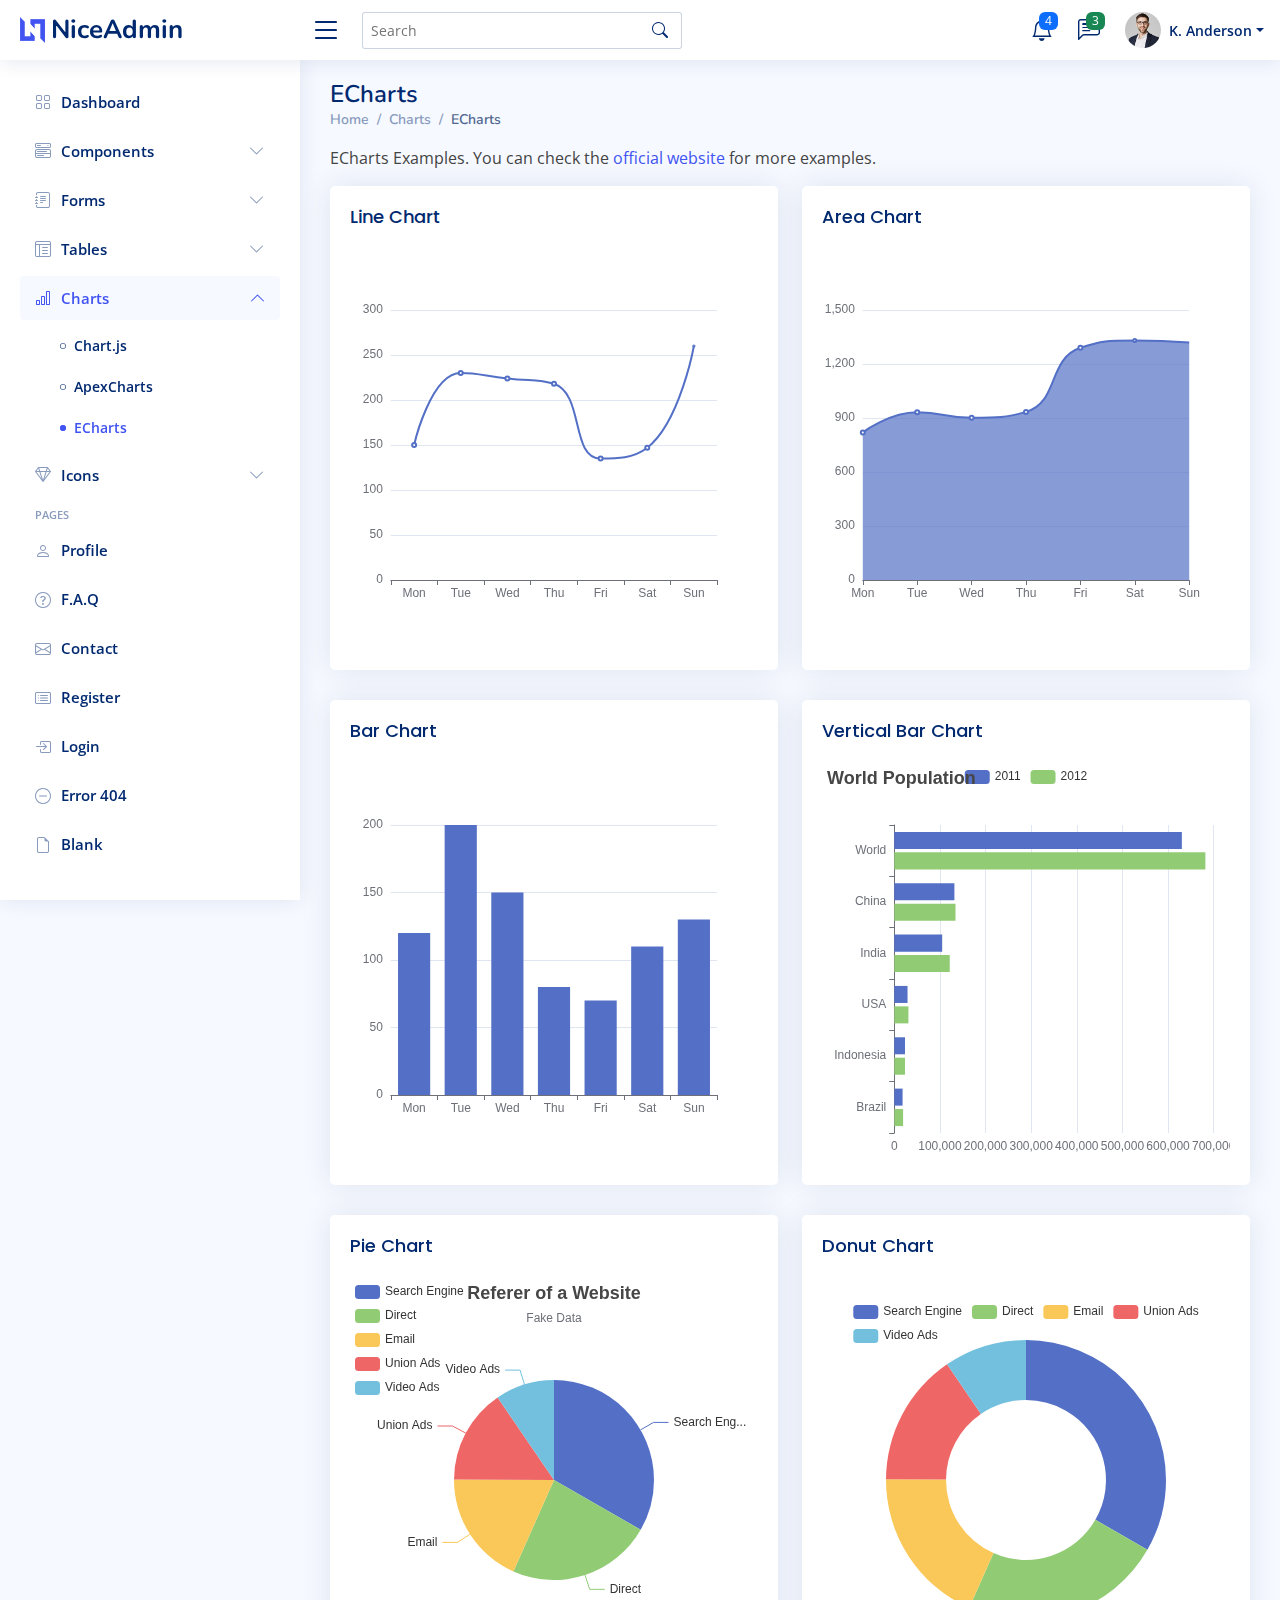
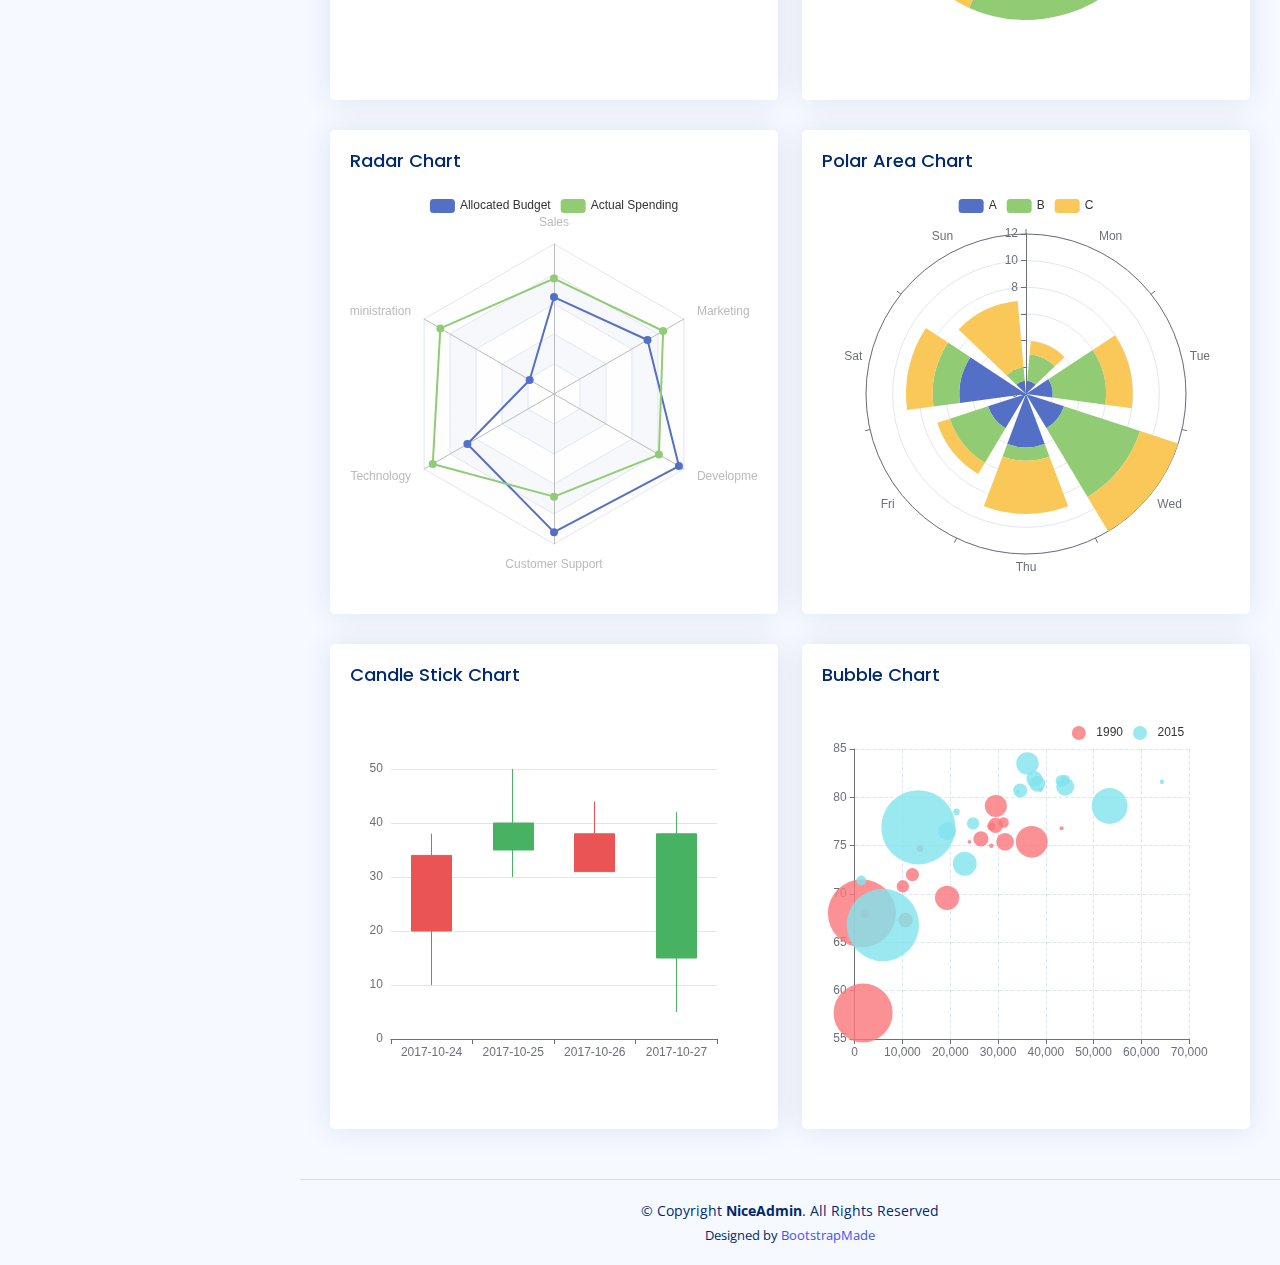
<file: charts-echarts.html>
<!DOCTYPE html>
<html lang="en">

<head>
  <meta charset="utf-8">
  <meta content="width=device-width, initial-scale=1.0" name="viewport">

  <title>Charts / ECharts - NiceAdmin Bootstrap Template</title>
  <meta content="" name="description">
  <meta content="" name="keywords">

  <!-- Favicons -->
  <link href="assets/img/favicon.png" rel="icon">
  <link href="assets/img/apple-touch-icon.png" rel="apple-touch-icon">

  <!-- Google Fonts -->
  <link href="https://fonts.gstatic.com" rel="preconnect">
  <link href="https://fonts.googleapis.com/css?family=Open+Sans:300,300i,400,400i,600,600i,700,700i|Nunito:300,300i,400,400i,600,600i,700,700i|Poppins:300,300i,400,400i,500,500i,600,600i,700,700i" rel="stylesheet">

  <!-- Vendor CSS Files -->
  <link href="assets/vendor/bootstrap/css/bootstrap.min.css" rel="stylesheet">
  <link href="assets/vendor/bootstrap-icons/bootstrap-icons.css" rel="stylesheet">
  <link href="assets/vendor/boxicons/css/boxicons.min.css" rel="stylesheet">
  <link href="assets/vendor/quill/quill.snow.css" rel="stylesheet">
  <link href="assets/vendor/quill/quill.bubble.css" rel="stylesheet">
  <link href="assets/vendor/remixicon/remixicon.css" rel="stylesheet">
  <link href="assets/vendor/simple-datatables/style.css" rel="stylesheet">

  <!-- Template Main CSS File -->
  <link href="assets/css/style.css" rel="stylesheet">

  <!-- =======================================================
  * Template Name: NiceAdmin
  * Template URL: https://bootstrapmade.com/nice-admin-bootstrap-admin-html-template/
  * Updated: Apr 20 2024 with Bootstrap v5.3.3
  * Author: BootstrapMade.com
  * License: https://bootstrapmade.com/license/
  ======================================================== -->
</head>

<body>

  <!-- ======= Header ======= -->
  <header id="header" class="header fixed-top d-flex align-items-center">

    <div class="d-flex align-items-center justify-content-between">
      <a href="index.html" class="logo d-flex align-items-center">
        <img src="assets/img/logo.png" alt="">
        <span class="d-none d-lg-block">NiceAdmin</span>
      </a>
      <i class="bi bi-list toggle-sidebar-btn"></i>
    </div><!-- End Logo -->

    <div class="search-bar">
      <form class="search-form d-flex align-items-center" method="POST" action="#">
        <input type="text" name="query" placeholder="Search" title="Enter search keyword">
        <button type="submit" title="Search"><i class="bi bi-search"></i></button>
      </form>
    </div><!-- End Search Bar -->

    <nav class="header-nav ms-auto">
      <ul class="d-flex align-items-center">

        <li class="nav-item d-block d-lg-none">
          <a class="nav-link nav-icon search-bar-toggle " href="#">
            <i class="bi bi-search"></i>
          </a>
        </li><!-- End Search Icon-->

        <li class="nav-item dropdown">

          <a class="nav-link nav-icon" href="#" data-bs-toggle="dropdown">
            <i class="bi bi-bell"></i>
            <span class="badge bg-primary badge-number">4</span>
          </a><!-- End Notification Icon -->

          <ul class="dropdown-menu dropdown-menu-end dropdown-menu-arrow notifications">
            <li class="dropdown-header">
              You have 4 new notifications
              <a href="#"><span class="badge rounded-pill bg-primary p-2 ms-2">View all</span></a>
            </li>
            <li>
              <hr class="dropdown-divider">
            </li>

            <li class="notification-item">
              <i class="bi bi-exclamation-circle text-warning"></i>
              <div>
                <h4>Lorem Ipsum</h4>
                <p>Quae dolorem earum veritatis oditseno</p>
                <p>30 min. ago</p>
              </div>
            </li>

            <li>
              <hr class="dropdown-divider">
            </li>

            <li class="notification-item">
              <i class="bi bi-x-circle text-danger"></i>
              <div>
                <h4>Atque rerum nesciunt</h4>
                <p>Quae dolorem earum veritatis oditseno</p>
                <p>1 hr. ago</p>
              </div>
            </li>

            <li>
              <hr class="dropdown-divider">
            </li>

            <li class="notification-item">
              <i class="bi bi-check-circle text-success"></i>
              <div>
                <h4>Sit rerum fuga</h4>
                <p>Quae dolorem earum veritatis oditseno</p>
                <p>2 hrs. ago</p>
              </div>
            </li>

            <li>
              <hr class="dropdown-divider">
            </li>

            <li class="notification-item">
              <i class="bi bi-info-circle text-primary"></i>
              <div>
                <h4>Dicta reprehenderit</h4>
                <p>Quae dolorem earum veritatis oditseno</p>
                <p>4 hrs. ago</p>
              </div>
            </li>

            <li>
              <hr class="dropdown-divider">
            </li>
            <li class="dropdown-footer">
              <a href="#">Show all notifications</a>
            </li>

          </ul><!-- End Notification Dropdown Items -->

        </li><!-- End Notification Nav -->

        <li class="nav-item dropdown">

          <a class="nav-link nav-icon" href="#" data-bs-toggle="dropdown">
            <i class="bi bi-chat-left-text"></i>
            <span class="badge bg-success badge-number">3</span>
          </a><!-- End Messages Icon -->

          <ul class="dropdown-menu dropdown-menu-end dropdown-menu-arrow messages">
            <li class="dropdown-header">
              You have 3 new messages
              <a href="#"><span class="badge rounded-pill bg-primary p-2 ms-2">View all</span></a>
            </li>
            <li>
              <hr class="dropdown-divider">
            </li>

            <li class="message-item">
              <a href="#">
                <img src="assets/img/messages-1.jpg" alt="" class="rounded-circle">
                <div>
                  <h4>Maria Hudson</h4>
                  <p>Velit asperiores et ducimus soluta repudiandae labore officia est ut...</p>
                  <p>4 hrs. ago</p>
                </div>
              </a>
            </li>
            <li>
              <hr class="dropdown-divider">
            </li>

            <li class="message-item">
              <a href="#">
                <img src="assets/img/messages-2.jpg" alt="" class="rounded-circle">
                <div>
                  <h4>Anna Nelson</h4>
                  <p>Velit asperiores et ducimus soluta repudiandae labore officia est ut...</p>
                  <p>6 hrs. ago</p>
                </div>
              </a>
            </li>
            <li>
              <hr class="dropdown-divider">
            </li>

            <li class="message-item">
              <a href="#">
                <img src="assets/img/messages-3.jpg" alt="" class="rounded-circle">
                <div>
                  <h4>David Muldon</h4>
                  <p>Velit asperiores et ducimus soluta repudiandae labore officia est ut...</p>
                  <p>8 hrs. ago</p>
                </div>
              </a>
            </li>
            <li>
              <hr class="dropdown-divider">
            </li>

            <li class="dropdown-footer">
              <a href="#">Show all messages</a>
            </li>

          </ul><!-- End Messages Dropdown Items -->

        </li><!-- End Messages Nav -->

        <li class="nav-item dropdown pe-3">

          <a class="nav-link nav-profile d-flex align-items-center pe-0" href="#" data-bs-toggle="dropdown">
            <img src="assets/img/profile-img.jpg" alt="Profile" class="rounded-circle">
            <span class="d-none d-md-block dropdown-toggle ps-2">K. Anderson</span>
          </a><!-- End Profile Iamge Icon -->

          <ul class="dropdown-menu dropdown-menu-end dropdown-menu-arrow profile">
            <li class="dropdown-header">
              <h6>Kevin Anderson</h6>
              <span>Web Designer</span>
            </li>
            <li>
              <hr class="dropdown-divider">
            </li>

            <li>
              <a class="dropdown-item d-flex align-items-center" href="users-profile.html">
                <i class="bi bi-person"></i>
                <span>My Profile</span>
              </a>
            </li>
            <li>
              <hr class="dropdown-divider">
            </li>

            <li>
              <a class="dropdown-item d-flex align-items-center" href="users-profile.html">
                <i class="bi bi-gear"></i>
                <span>Account Settings</span>
              </a>
            </li>
            <li>
              <hr class="dropdown-divider">
            </li>

            <li>
              <a class="dropdown-item d-flex align-items-center" href="pages-faq.html">
                <i class="bi bi-question-circle"></i>
                <span>Need Help?</span>
              </a>
            </li>
            <li>
              <hr class="dropdown-divider">
            </li>

            <li>
              <a class="dropdown-item d-flex align-items-center" href="#">
                <i class="bi bi-box-arrow-right"></i>
                <span>Sign Out</span>
              </a>
            </li>

          </ul><!-- End Profile Dropdown Items -->
        </li><!-- End Profile Nav -->

      </ul>
    </nav><!-- End Icons Navigation -->

  </header><!-- End Header -->

  <!-- ======= Sidebar ======= -->
  <aside id="sidebar" class="sidebar">

    <ul class="sidebar-nav" id="sidebar-nav">

      <li class="nav-item">
        <a class="nav-link collapsed" href="index.html">
          <i class="bi bi-grid"></i>
          <span>Dashboard</span>
        </a>
      </li><!-- End Dashboard Nav -->

      <li class="nav-item">
        <a class="nav-link collapsed" data-bs-target="#components-nav" data-bs-toggle="collapse" href="#">
          <i class="bi bi-menu-button-wide"></i><span>Components</span><i class="bi bi-chevron-down ms-auto"></i>
        </a>
        <ul id="components-nav" class="nav-content collapse " data-bs-parent="#sidebar-nav">
          <li>
            <a href="components-alerts.html">
              <i class="bi bi-circle"></i><span>Alerts</span>
            </a>
          </li>
          <li>
            <a href="components-accordion.html">
              <i class="bi bi-circle"></i><span>Accordion</span>
            </a>
          </li>
          <li>
            <a href="components-badges.html">
              <i class="bi bi-circle"></i><span>Badges</span>
            </a>
          </li>
          <li>
            <a href="components-breadcrumbs.html">
              <i class="bi bi-circle"></i><span>Breadcrumbs</span>
            </a>
          </li>
          <li>
            <a href="components-buttons.html">
              <i class="bi bi-circle"></i><span>Buttons</span>
            </a>
          </li>
          <li>
            <a href="components-cards.html">
              <i class="bi bi-circle"></i><span>Cards</span>
            </a>
          </li>
          <li>
            <a href="components-carousel.html">
              <i class="bi bi-circle"></i><span>Carousel</span>
            </a>
          </li>
          <li>
            <a href="components-list-group.html">
              <i class="bi bi-circle"></i><span>List group</span>
            </a>
          </li>
          <li>
            <a href="components-modal.html">
              <i class="bi bi-circle"></i><span>Modal</span>
            </a>
          </li>
          <li>
            <a href="components-tabs.html">
              <i class="bi bi-circle"></i><span>Tabs</span>
            </a>
          </li>
          <li>
            <a href="components-pagination.html">
              <i class="bi bi-circle"></i><span>Pagination</span>
            </a>
          </li>
          <li>
            <a href="components-progress.html">
              <i class="bi bi-circle"></i><span>Progress</span>
            </a>
          </li>
          <li>
            <a href="components-spinners.html">
              <i class="bi bi-circle"></i><span>Spinners</span>
            </a>
          </li>
          <li>
            <a href="components-tooltips.html">
              <i class="bi bi-circle"></i><span>Tooltips</span>
            </a>
          </li>
        </ul>
      </li><!-- End Components Nav -->

      <li class="nav-item">
        <a class="nav-link collapsed" data-bs-target="#forms-nav" data-bs-toggle="collapse" href="#">
          <i class="bi bi-journal-text"></i><span>Forms</span><i class="bi bi-chevron-down ms-auto"></i>
        </a>
        <ul id="forms-nav" class="nav-content collapse " data-bs-parent="#sidebar-nav">
          <li>
            <a href="forms-elements.html">
              <i class="bi bi-circle"></i><span>Form Elements</span>
            </a>
          </li>
          <li>
            <a href="forms-layouts.html">
              <i class="bi bi-circle"></i><span>Form Layouts</span>
            </a>
          </li>
          <li>
            <a href="forms-editors.html">
              <i class="bi bi-circle"></i><span>Form Editors</span>
            </a>
          </li>
          <li>
            <a href="forms-validation.html">
              <i class="bi bi-circle"></i><span>Form Validation</span>
            </a>
          </li>
        </ul>
      </li><!-- End Forms Nav -->

      <li class="nav-item">
        <a class="nav-link collapsed" data-bs-target="#tables-nav" data-bs-toggle="collapse" href="#">
          <i class="bi bi-layout-text-window-reverse"></i><span>Tables</span><i class="bi bi-chevron-down ms-auto"></i>
        </a>
        <ul id="tables-nav" class="nav-content collapse " data-bs-parent="#sidebar-nav">
          <li>
            <a href="tables-general.html">
              <i class="bi bi-circle"></i><span>General Tables</span>
            </a>
          </li>
          <li>
            <a href="tables-data.html">
              <i class="bi bi-circle"></i><span>Data Tables</span>
            </a>
          </li>
        </ul>
      </li><!-- End Tables Nav -->

      <li class="nav-item">
        <a class="nav-link " data-bs-target="#charts-nav" data-bs-toggle="collapse" href="#">
          <i class="bi bi-bar-chart"></i><span>Charts</span><i class="bi bi-chevron-down ms-auto"></i>
        </a>
        <ul id="charts-nav" class="nav-content collapse show" data-bs-parent="#sidebar-nav">
          <li>
            <a href="charts-chartjs.html">
              <i class="bi bi-circle"></i><span>Chart.js</span>
            </a>
          </li>
          <li>
            <a href="charts-apexcharts.html">
              <i class="bi bi-circle"></i><span>ApexCharts</span>
            </a>
          </li>
          <li>
            <a href="charts-echarts.html" class="active">
              <i class="bi bi-circle"></i><span>ECharts</span>
            </a>
          </li>
        </ul>
      </li><!-- End Charts Nav -->

      <li class="nav-item">
        <a class="nav-link collapsed" data-bs-target="#icons-nav" data-bs-toggle="collapse" href="#">
          <i class="bi bi-gem"></i><span>Icons</span><i class="bi bi-chevron-down ms-auto"></i>
        </a>
        <ul id="icons-nav" class="nav-content collapse " data-bs-parent="#sidebar-nav">
          <li>
            <a href="icons-bootstrap.html">
              <i class="bi bi-circle"></i><span>Bootstrap Icons</span>
            </a>
          </li>
          <li>
            <a href="icons-remix.html">
              <i class="bi bi-circle"></i><span>Remix Icons</span>
            </a>
          </li>
          <li>
            <a href="icons-boxicons.html">
              <i class="bi bi-circle"></i><span>Boxicons</span>
            </a>
          </li>
        </ul>
      </li><!-- End Icons Nav -->

      <li class="nav-heading">Pages</li>

      <li class="nav-item">
        <a class="nav-link collapsed" href="users-profile.html">
          <i class="bi bi-person"></i>
          <span>Profile</span>
        </a>
      </li><!-- End Profile Page Nav -->

      <li class="nav-item">
        <a class="nav-link collapsed" href="pages-faq.html">
          <i class="bi bi-question-circle"></i>
          <span>F.A.Q</span>
        </a>
      </li><!-- End F.A.Q Page Nav -->

      <li class="nav-item">
        <a class="nav-link collapsed" href="pages-contact.html">
          <i class="bi bi-envelope"></i>
          <span>Contact</span>
        </a>
      </li><!-- End Contact Page Nav -->

      <li class="nav-item">
        <a class="nav-link collapsed" href="pages-register.html">
          <i class="bi bi-card-list"></i>
          <span>Register</span>
        </a>
      </li><!-- End Register Page Nav -->

      <li class="nav-item">
        <a class="nav-link collapsed" href="pages-login.html">
          <i class="bi bi-box-arrow-in-right"></i>
          <span>Login</span>
        </a>
      </li><!-- End Login Page Nav -->

      <li class="nav-item">
        <a class="nav-link collapsed" href="pages-error-404.html">
          <i class="bi bi-dash-circle"></i>
          <span>Error 404</span>
        </a>
      </li><!-- End Error 404 Page Nav -->

      <li class="nav-item">
        <a class="nav-link collapsed" href="pages-blank.html">
          <i class="bi bi-file-earmark"></i>
          <span>Blank</span>
        </a>
      </li><!-- End Blank Page Nav -->

    </ul>

  </aside><!-- End Sidebar-->

  <main id="main" class="main">

    <div class="pagetitle">
      <h1>ECharts</h1>
      <nav>
        <ol class="breadcrumb">
          <li class="breadcrumb-item"><a href="index.html">Home</a></li>
          <li class="breadcrumb-item">Charts</li>
          <li class="breadcrumb-item active">ECharts</li>
        </ol>
      </nav>
    </div><!-- End Page Title -->

    <p>ECharts Examples. You can check the <a href="https://echarts.apache.org/examples/en/index.html" target="_blank">official website</a> for more examples.</p>

    <section class="section">
      <div class="row">

        <div class="col-lg-6">
          <div class="card">
            <div class="card-body">
              <h5 class="card-title">Line Chart</h5>

              <!-- Line Chart -->
              <div id="lineChart" style="min-height: 400px;" class="echart"></div>

              <script>
                document.addEventListener("DOMContentLoaded", () => {
                  echarts.init(document.querySelector("#lineChart")).setOption({
                    xAxis: {
                      type: 'category',
                      data: ['Mon', 'Tue', 'Wed', 'Thu', 'Fri', 'Sat', 'Sun']
                    },
                    yAxis: {
                      type: 'value'
                    },
                    series: [{
                      data: [150, 230, 224, 218, 135, 147, 260],
                      type: 'line',
                      smooth: true
                    }]
                  });
                });
              </script>
              <!-- End Line Chart -->

            </div>
          </div>
        </div>

        <div class="col-lg-6">
          <div class="card">
            <div class="card-body">
              <h5 class="card-title">Area Chart</h5>

              <!-- Area Chart -->
              <div id="areaChart" style="min-height: 400px;" class="echart"></div>

              <script>
                document.addEventListener("DOMContentLoaded", () => {
                  echarts.init(document.querySelector("#areaChart")).setOption({
                    xAxis: {
                      type: 'category',
                      boundaryGap: false,
                      data: ['Mon', 'Tue', 'Wed', 'Thu', 'Fri', 'Sat', 'Sun']
                    },
                    yAxis: {
                      type: 'value'
                    },
                    series: [{
                      data: [820, 932, 901, 934, 1290, 1330, 1320],
                      type: 'line',
                      smooth: true,
                      areaStyle: {}
                    }]
                  });
                });
              </script>
              <!-- End Area Chart -->

            </div>
          </div>
        </div>

        <div class="col-lg-6">
          <div class="card">
            <div class="card-body">
              <h5 class="card-title">Bar Chart</h5>

              <!-- Bar Chart -->
              <div id="barChart" style="min-height: 400px;" class="echart"></div>

              <script>
                document.addEventListener("DOMContentLoaded", () => {
                  echarts.init(document.querySelector("#barChart")).setOption({
                    xAxis: {
                      type: 'category',
                      data: ['Mon', 'Tue', 'Wed', 'Thu', 'Fri', 'Sat', 'Sun']
                    },
                    yAxis: {
                      type: 'value'
                    },
                    series: [{
                      data: [120, 200, 150, 80, 70, 110, 130],
                      type: 'bar'
                    }]
                  });
                });
              </script>
              <!-- End Bar Chart -->

            </div>
          </div>
        </div>

        <div class="col-lg-6">
          <div class="card">
            <div class="card-body">
              <h5 class="card-title">Vertical Bar Chart</h5>

              <!-- Vertical Bar Chart -->
              <div id="verticalBarChart" style="min-height: 400px;" class="echart"></div>

              <script>
                document.addEventListener("DOMContentLoaded", () => {
                  echarts.init(document.querySelector("#verticalBarChart")).setOption({
                    title: {
                      text: 'World Population'
                    },
                    tooltip: {
                      trigger: 'axis',
                      axisPointer: {
                        type: 'shadow'
                      }
                    },
                    legend: {},
                    grid: {
                      left: '3%',
                      right: '4%',
                      bottom: '3%',
                      containLabel: true
                    },
                    xAxis: {
                      type: 'value',
                      boundaryGap: [0, 0.01]
                    },
                    yAxis: {
                      type: 'category',
                      data: ['Brazil', 'Indonesia', 'USA', 'India', 'China', 'World']
                    },
                    series: [{
                        name: '2011',
                        type: 'bar',
                        data: [18203, 23489, 29034, 104970, 131744, 630230]
                      },
                      {
                        name: '2012',
                        type: 'bar',
                        data: [19325, 23438, 31000, 121594, 134141, 681807]
                      }
                    ]
                  });
                });
              </script>
              <!-- End Vertical Bar Chart -->

            </div>
          </div>
        </div>

        <div class="col-lg-6">
          <div class="card">
            <div class="card-body">
              <h5 class="card-title">Pie Chart</h5>

              <!-- Pie Chart -->
              <div id="pieChart" style="min-height: 400px;" class="echart"></div>

              <script>
                document.addEventListener("DOMContentLoaded", () => {
                  echarts.init(document.querySelector("#pieChart")).setOption({
                    title: {
                      text: 'Referer of a Website',
                      subtext: 'Fake Data',
                      left: 'center'
                    },
                    tooltip: {
                      trigger: 'item'
                    },
                    legend: {
                      orient: 'vertical',
                      left: 'left'
                    },
                    series: [{
                      name: 'Access From',
                      type: 'pie',
                      radius: '50%',
                      data: [{
                          value: 1048,
                          name: 'Search Engine'
                        },
                        {
                          value: 735,
                          name: 'Direct'
                        },
                        {
                          value: 580,
                          name: 'Email'
                        },
                        {
                          value: 484,
                          name: 'Union Ads'
                        },
                        {
                          value: 300,
                          name: 'Video Ads'
                        }
                      ],
                      emphasis: {
                        itemStyle: {
                          shadowBlur: 10,
                          shadowOffsetX: 0,
                          shadowColor: 'rgba(0, 0, 0, 0.5)'
                        }
                      }
                    }]
                  });
                });
              </script>
              <!-- End Pie Chart -->

            </div>
          </div>
        </div>

        <div class="col-lg-6">
          <div class="card">
            <div class="card-body">
              <h5 class="card-title">Donut Chart</h5>

              <!-- Donut Chart -->
              <div id="donutChart" style="min-height: 400px;" class="echart"></div>

              <script>
                document.addEventListener("DOMContentLoaded", () => {
                  echarts.init(document.querySelector("#donutChart")).setOption({
                    tooltip: {
                      trigger: 'item'
                    },
                    legend: {
                      top: '5%',
                      left: 'center'
                    },
                    series: [{
                      name: 'Access From',
                      type: 'pie',
                      radius: ['40%', '70%'],
                      avoidLabelOverlap: false,
                      label: {
                        show: false,
                        position: 'center'
                      },
                      emphasis: {
                        label: {
                          show: true,
                          fontSize: '18',
                          fontWeight: 'bold'
                        }
                      },
                      labelLine: {
                        show: false
                      },
                      data: [{
                          value: 1048,
                          name: 'Search Engine'
                        },
                        {
                          value: 735,
                          name: 'Direct'
                        },
                        {
                          value: 580,
                          name: 'Email'
                        },
                        {
                          value: 484,
                          name: 'Union Ads'
                        },
                        {
                          value: 300,
                          name: 'Video Ads'
                        }
                      ]
                    }]
                  });
                });
              </script>
              <!-- End Donut Chart -->

            </div>
          </div>
        </div>

        <div class="col-lg-6">
          <div class="card">
            <div class="card-body">
              <h5 class="card-title">Radar Chart</h5>

              <!-- Radar Chart -->
              <div id="radarChart" style="min-height: 400px;" class="echart"></div>

              <script>
                document.addEventListener("DOMContentLoaded", () => {
                  echarts.init(document.querySelector("#radarChart")).setOption({
                    legend: {
                      data: ['Allocated Budget', 'Actual Spending']
                    },
                    radar: {
                      // shape: 'circle',
                      indicator: [{
                          name: 'Sales',
                          max: 6500
                        },
                        {
                          name: 'Administration',
                          max: 16000
                        },
                        {
                          name: 'Information Technology',
                          max: 30000
                        },
                        {
                          name: 'Customer Support',
                          max: 38000
                        },
                        {
                          name: 'Development',
                          max: 52000
                        },
                        {
                          name: 'Marketing',
                          max: 25000
                        }
                      ]
                    },
                    series: [{
                      name: 'Budget vs spending',
                      type: 'radar',
                      data: [{
                          value: [4200, 3000, 20000, 35000, 50000, 18000],
                          name: 'Allocated Budget'
                        },
                        {
                          value: [5000, 14000, 28000, 26000, 42000, 21000],
                          name: 'Actual Spending'
                        }
                      ]
                    }]
                  });
                });
              </script>
              <!-- End Radar Chart -->

            </div>
          </div>
        </div>

        <div class="col-lg-6">
          <div class="card">
            <div class="card-body">
              <h5 class="card-title">Polar Area Chart</h5>

              <!-- Polar Area Chart -->
              <div id="polarAreaChart" style="min-height: 400px;" class="echart"></div>

              <script>
                document.addEventListener("DOMContentLoaded", () => {
                  echarts.init(document.querySelector("#polarAreaChart")).setOption({
                    angleAxis: {
                      type: 'category',
                      data: ['Mon', 'Tue', 'Wed', 'Thu', 'Fri', 'Sat', 'Sun']
                    },
                    radiusAxis: {},
                    polar: {},
                    series: [{
                        type: 'bar',
                        data: [1, 2, 3, 4, 3, 5, 1],
                        coordinateSystem: 'polar',
                        name: 'A',
                        stack: 'a',
                        emphasis: {
                          focus: 'series'
                        }
                      },
                      {
                        type: 'bar',
                        data: [2, 4, 6, 1, 3, 2, 1],
                        coordinateSystem: 'polar',
                        name: 'B',
                        stack: 'a',
                        emphasis: {
                          focus: 'series'
                        }
                      },
                      {
                        type: 'bar',
                        data: [1, 2, 3, 4, 1, 2, 5],
                        coordinateSystem: 'polar',
                        name: 'C',
                        stack: 'a',
                        emphasis: {
                          focus: 'series'
                        }
                      }
                    ],
                    legend: {
                      show: true,
                      data: ['A', 'B', 'C']
                    }
                  });
                });
              </script>
              <!-- End Polar Area Chart -->

            </div>
          </div>
        </div>

        <div class="col-lg-6">
          <div class="card">
            <div class="card-body">
              <h5 class="card-title">Candle Stick Chart</h5>

              <!-- Candle Stick Chart -->
              <div id="candleStickChart" style="min-height: 400px;" class="echart"></div>

              <script>
                document.addEventListener("DOMContentLoaded", () => {
                  echarts.init(document.querySelector("#candleStickChart")).setOption({
                    xAxis: {
                      data: ['2017-10-24', '2017-10-25', '2017-10-26', '2017-10-27']
                    },
                    yAxis: {},
                    series: [{
                      type: 'candlestick',
                      data: [
                        [20, 34, 10, 38],
                        [40, 35, 30, 50],
                        [31, 38, 33, 44],
                        [38, 15, 5, 42]
                      ]
                    }]
                  });
                });
              </script>
              <!-- End Candle Stick Chart -->

            </div>
          </div>
        </div>

        <div class="col-lg-6">
          <div class="card">
            <div class="card-body">
              <h5 class="card-title">Bubble Chart</h5>

              <!-- Bubble Chart -->
              <div id="bubbleChart" style="min-height: 400px;" class="echart"></div>

              <script>
                document.addEventListener("DOMContentLoaded", () => {
                  const data = [
                    [
                      [28604, 77, 17096869, 'Australia', 1990],
                      [31163, 77.4, 27662440, 'Canada', 1990],
                      [1516, 68, 1154605773, 'China', 1990],
                      [13670, 74.7, 10582082, 'Cuba', 1990],
                      [28599, 75, 4986705, 'Finland', 1990],
                      [29476, 77.1, 56943299, 'France', 1990],
                      [31476, 75.4, 78958237, 'Germany', 1990],
                      [28666, 78.1, 254830, 'Iceland', 1990],
                      [1777, 57.7, 870601776, 'India', 1990],
                      [29550, 79.1, 122249285, 'Japan', 1990],
                      [2076, 67.9, 20194354, 'North Korea', 1990],
                      [12087, 72, 42972254, 'South Korea', 1990],
                      [24021, 75.4, 3397534, 'New Zealand', 1990],
                      [43296, 76.8, 4240375, 'Norway', 1990],
                      [10088, 70.8, 38195258, 'Poland', 1990],
                      [19349, 69.6, 147568552, 'Russia', 1990],
                      [10670, 67.3, 53994605, 'Turkey', 1990],
                      [26424, 75.7, 57110117, 'United Kingdom', 1990],
                      [37062, 75.4, 252847810, 'United States', 1990]
                    ],
                    [
                      [44056, 81.8, 23968973, 'Australia', 2015],
                      [43294, 81.7, 35939927, 'Canada', 2015],
                      [13334, 76.9, 1376048943, 'China', 2015],
                      [21291, 78.5, 11389562, 'Cuba', 2015],
                      [38923, 80.8, 5503457, 'Finland', 2015],
                      [37599, 81.9, 64395345, 'France', 2015],
                      [44053, 81.1, 80688545, 'Germany', 2015],
                      [42182, 82.8, 329425, 'Iceland', 2015],
                      [5903, 66.8, 1311050527, 'India', 2015],
                      [36162, 83.5, 126573481, 'Japan', 2015],
                      [1390, 71.4, 25155317, 'North Korea', 2015],
                      [34644, 80.7, 50293439, 'South Korea', 2015],
                      [34186, 80.6, 4528526, 'New Zealand', 2015],
                      [64304, 81.6, 5210967, 'Norway', 2015],
                      [24787, 77.3, 38611794, 'Poland', 2015],
                      [23038, 73.13, 143456918, 'Russia', 2015],
                      [19360, 76.5, 78665830, 'Turkey', 2015],
                      [38225, 81.4, 64715810, 'United Kingdom', 2015],
                      [53354, 79.1, 321773631, 'United States', 2015]
                    ]
                  ];
                  echarts.init(document.querySelector("#bubbleChart")).setOption({
                    legend: {
                      right: '10%',
                      top: '3%',
                      data: ['1990', '2015']
                    },
                    grid: {
                      left: '8%',
                      top: '10%'
                    },
                    xAxis: {
                      splitLine: {
                        lineStyle: {
                          type: 'dashed'
                        }
                      }
                    },
                    yAxis: {
                      splitLine: {
                        lineStyle: {
                          type: 'dashed'
                        }
                      },
                      scale: true
                    },
                    series: [{
                        name: '1990',
                        data: data[0],
                        type: 'scatter',
                        symbolSize: function(data) {
                          return Math.sqrt(data[2]) / 5e2;
                        },
                        emphasis: {
                          focus: 'series',
                          label: {
                            show: true,
                            formatter: function(param) {
                              return param.data[3];
                            },
                            position: 'top'
                          }
                        },
                        itemStyle: {
                          color: 'rgb(251, 118, 123)'
                        }
                      },
                      {
                        name: '2015',
                        data: data[1],
                        type: 'scatter',
                        symbolSize: function(data) {
                          return Math.sqrt(data[2]) / 5e2;
                        },
                        emphasis: {
                          focus: 'series',
                          label: {
                            show: true,
                            formatter: function(param) {
                              return param.data[3];
                            },
                            position: 'top'
                          }
                        },
                        itemStyle: {
                          color: 'rgb(129, 227, 238)'
                        }
                      }
                    ]
                  });
                });
              </script>
              <!-- End Bubble Chart -->

            </div>
          </div>
        </div>

      </div>
    </section>

  </main><!-- End #main -->

  <!-- ======= Footer ======= -->
  <footer id="footer" class="footer">
    <div class="copyright">
      &copy; Copyright <strong><span>NiceAdmin</span></strong>. All Rights Reserved
    </div>
    <div class="credits">
      <!-- All the links in the footer should remain intact. -->
      <!-- You can delete the links only if you purchased the pro version. -->
      <!-- Licensing information: https://bootstrapmade.com/license/ -->
      <!-- Purchase the pro version with working PHP/AJAX contact form: https://bootstrapmade.com/nice-admin-bootstrap-admin-html-template/ -->
      Designed by <a href="https://bootstrapmade.com/">BootstrapMade</a>
    </div>
  </footer><!-- End Footer -->

  <a href="#" class="back-to-top d-flex align-items-center justify-content-center"><i class="bi bi-arrow-up-short"></i></a>

  <!-- Vendor JS Files -->
  <script src="assets/vendor/apexcharts/apexcharts.min.js"></script>
  <script src="assets/vendor/bootstrap/js/bootstrap.bundle.min.js"></script>
  <script src="assets/vendor/chart.js/chart.umd.js"></script>
  <script src="assets/vendor/echarts/echarts.min.js"></script>
  <script src="assets/vendor/quill/quill.js"></script>
  <script src="assets/vendor/simple-datatables/simple-datatables.js"></script>
  <script src="assets/vendor/tinymce/tinymce.min.js"></script>
  <script src="assets/vendor/php-email-form/validate.js"></script>

  <!-- Template Main JS File -->
  <script src="assets/js/main.js"></script>

</body>

</html>
</file>
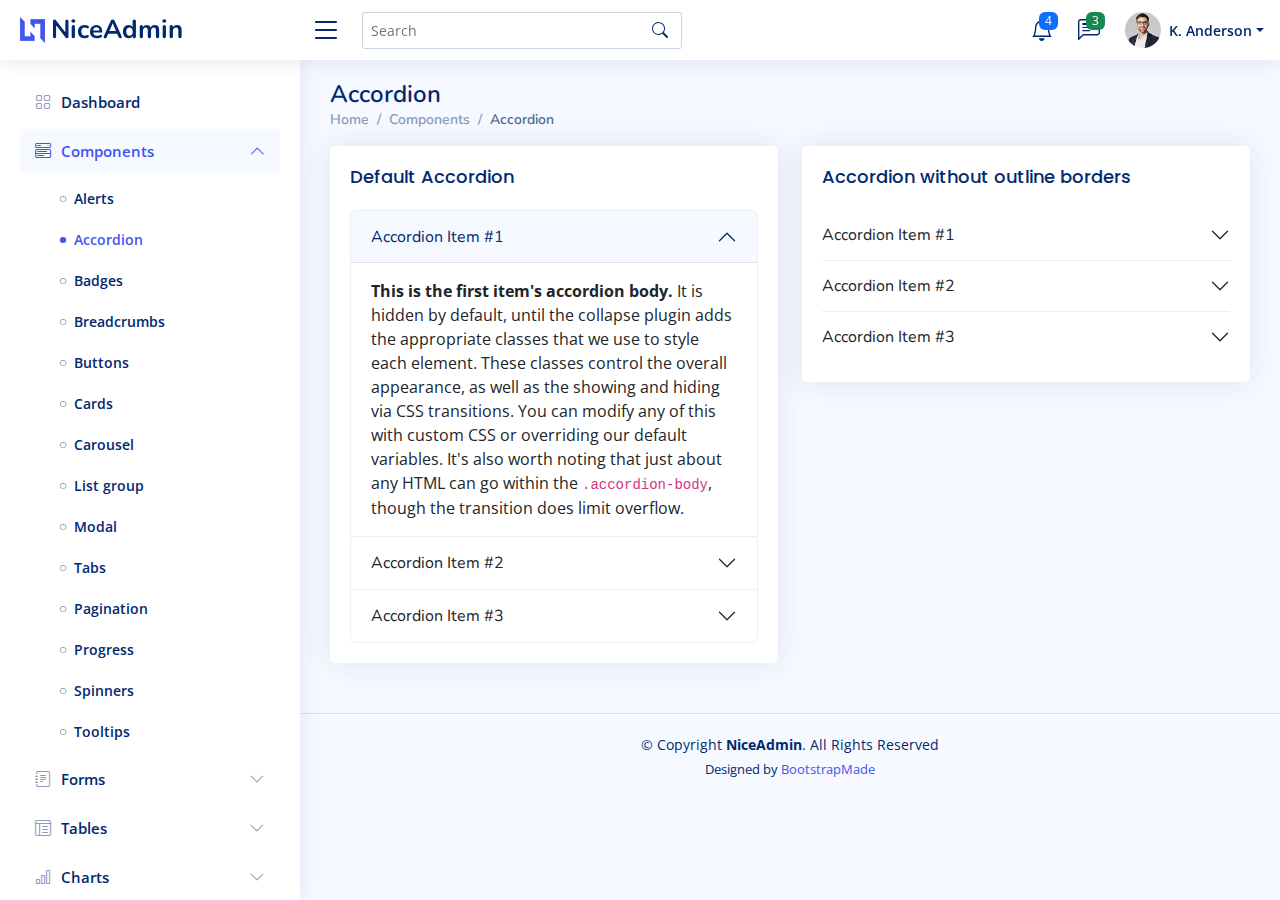
<file: components-accordion.html>
<!DOCTYPE html>
<html lang="en">

<head>
  <meta charset="utf-8">
  <meta content="width=device-width, initial-scale=1.0" name="viewport">

  <title>Components / Accordion - NiceAdmin Bootstrap Template</title>
  <meta content="" name="description">
  <meta content="" name="keywords">

  <!-- Favicons -->
  <link href="assets/img/favicon.png" rel="icon">
  <link href="assets/img/apple-touch-icon.png" rel="apple-touch-icon">

  <!-- Google Fonts -->
  <link href="https://fonts.gstatic.com" rel="preconnect">
  <link href="https://fonts.googleapis.com/css?family=Open+Sans:300,300i,400,400i,600,600i,700,700i|Nunito:300,300i,400,400i,600,600i,700,700i|Poppins:300,300i,400,400i,500,500i,600,600i,700,700i" rel="stylesheet">

  <!-- Vendor CSS Files -->
  <link href="assets/vendor/bootstrap/css/bootstrap.min.css" rel="stylesheet">
  <link href="assets/vendor/bootstrap-icons/bootstrap-icons.css" rel="stylesheet">
  <link href="assets/vendor/boxicons/css/boxicons.min.css" rel="stylesheet">
  <link href="assets/vendor/quill/quill.snow.css" rel="stylesheet">
  <link href="assets/vendor/quill/quill.bubble.css" rel="stylesheet">
  <link href="assets/vendor/remixicon/remixicon.css" rel="stylesheet">
  <link href="assets/vendor/simple-datatables/style.css" rel="stylesheet">

  <!-- Template Main CSS File -->
  <link href="assets/css/style.css" rel="stylesheet">

  <!-- =======================================================
  * Template Name: NiceAdmin
  * Template URL: https://bootstrapmade.com/nice-admin-bootstrap-admin-html-template/
  * Updated: Apr 20 2024 with Bootstrap v5.3.3
  * Author: BootstrapMade.com
  * License: https://bootstrapmade.com/license/
  ======================================================== -->
</head>

<body>

  <!-- ======= Header ======= -->
  <header id="header" class="header fixed-top d-flex align-items-center">

    <div class="d-flex align-items-center justify-content-between">
      <a href="index.html" class="logo d-flex align-items-center">
        <img src="assets/img/logo.png" alt="">
        <span class="d-none d-lg-block">NiceAdmin</span>
      </a>
      <i class="bi bi-list toggle-sidebar-btn"></i>
    </div><!-- End Logo -->

    <div class="search-bar">
      <form class="search-form d-flex align-items-center" method="POST" action="#">
        <input type="text" name="query" placeholder="Search" title="Enter search keyword">
        <button type="submit" title="Search"><i class="bi bi-search"></i></button>
      </form>
    </div><!-- End Search Bar -->

    <nav class="header-nav ms-auto">
      <ul class="d-flex align-items-center">

        <li class="nav-item d-block d-lg-none">
          <a class="nav-link nav-icon search-bar-toggle " href="#">
            <i class="bi bi-search"></i>
          </a>
        </li><!-- End Search Icon-->

        <li class="nav-item dropdown">

          <a class="nav-link nav-icon" href="#" data-bs-toggle="dropdown">
            <i class="bi bi-bell"></i>
            <span class="badge bg-primary badge-number">4</span>
          </a><!-- End Notification Icon -->

          <ul class="dropdown-menu dropdown-menu-end dropdown-menu-arrow notifications">
            <li class="dropdown-header">
              You have 4 new notifications
              <a href="#"><span class="badge rounded-pill bg-primary p-2 ms-2">View all</span></a>
            </li>
            <li>
              <hr class="dropdown-divider">
            </li>

            <li class="notification-item">
              <i class="bi bi-exclamation-circle text-warning"></i>
              <div>
                <h4>Lorem Ipsum</h4>
                <p>Quae dolorem earum veritatis oditseno</p>
                <p>30 min. ago</p>
              </div>
            </li>

            <li>
              <hr class="dropdown-divider">
            </li>

            <li class="notification-item">
              <i class="bi bi-x-circle text-danger"></i>
              <div>
                <h4>Atque rerum nesciunt</h4>
                <p>Quae dolorem earum veritatis oditseno</p>
                <p>1 hr. ago</p>
              </div>
            </li>

            <li>
              <hr class="dropdown-divider">
            </li>

            <li class="notification-item">
              <i class="bi bi-check-circle text-success"></i>
              <div>
                <h4>Sit rerum fuga</h4>
                <p>Quae dolorem earum veritatis oditseno</p>
                <p>2 hrs. ago</p>
              </div>
            </li>

            <li>
              <hr class="dropdown-divider">
            </li>

            <li class="notification-item">
              <i class="bi bi-info-circle text-primary"></i>
              <div>
                <h4>Dicta reprehenderit</h4>
                <p>Quae dolorem earum veritatis oditseno</p>
                <p>4 hrs. ago</p>
              </div>
            </li>

            <li>
              <hr class="dropdown-divider">
            </li>
            <li class="dropdown-footer">
              <a href="#">Show all notifications</a>
            </li>

          </ul><!-- End Notification Dropdown Items -->

        </li><!-- End Notification Nav -->

        <li class="nav-item dropdown">

          <a class="nav-link nav-icon" href="#" data-bs-toggle="dropdown">
            <i class="bi bi-chat-left-text"></i>
            <span class="badge bg-success badge-number">3</span>
          </a><!-- End Messages Icon -->

          <ul class="dropdown-menu dropdown-menu-end dropdown-menu-arrow messages">
            <li class="dropdown-header">
              You have 3 new messages
              <a href="#"><span class="badge rounded-pill bg-primary p-2 ms-2">View all</span></a>
            </li>
            <li>
              <hr class="dropdown-divider">
            </li>

            <li class="message-item">
              <a href="#">
                <img src="assets/img/messages-1.jpg" alt="" class="rounded-circle">
                <div>
                  <h4>Maria Hudson</h4>
                  <p>Velit asperiores et ducimus soluta repudiandae labore officia est ut...</p>
                  <p>4 hrs. ago</p>
                </div>
              </a>
            </li>
            <li>
              <hr class="dropdown-divider">
            </li>

            <li class="message-item">
              <a href="#">
                <img src="assets/img/messages-2.jpg" alt="" class="rounded-circle">
                <div>
                  <h4>Anna Nelson</h4>
                  <p>Velit asperiores et ducimus soluta repudiandae labore officia est ut...</p>
                  <p>6 hrs. ago</p>
                </div>
              </a>
            </li>
            <li>
              <hr class="dropdown-divider">
            </li>

            <li class="message-item">
              <a href="#">
                <img src="assets/img/messages-3.jpg" alt="" class="rounded-circle">
                <div>
                  <h4>David Muldon</h4>
                  <p>Velit asperiores et ducimus soluta repudiandae labore officia est ut...</p>
                  <p>8 hrs. ago</p>
                </div>
              </a>
            </li>
            <li>
              <hr class="dropdown-divider">
            </li>

            <li class="dropdown-footer">
              <a href="#">Show all messages</a>
            </li>

          </ul><!-- End Messages Dropdown Items -->

        </li><!-- End Messages Nav -->

        <li class="nav-item dropdown pe-3">

          <a class="nav-link nav-profile d-flex align-items-center pe-0" href="#" data-bs-toggle="dropdown">
            <img src="assets/img/profile-img.jpg" alt="Profile" class="rounded-circle">
            <span class="d-none d-md-block dropdown-toggle ps-2">K. Anderson</span>
          </a><!-- End Profile Iamge Icon -->

          <ul class="dropdown-menu dropdown-menu-end dropdown-menu-arrow profile">
            <li class="dropdown-header">
              <h6>Kevin Anderson</h6>
              <span>Web Designer</span>
            </li>
            <li>
              <hr class="dropdown-divider">
            </li>

            <li>
              <a class="dropdown-item d-flex align-items-center" href="users-profile.html">
                <i class="bi bi-person"></i>
                <span>My Profile</span>
              </a>
            </li>
            <li>
              <hr class="dropdown-divider">
            </li>

            <li>
              <a class="dropdown-item d-flex align-items-center" href="users-profile.html">
                <i class="bi bi-gear"></i>
                <span>Account Settings</span>
              </a>
            </li>
            <li>
              <hr class="dropdown-divider">
            </li>

            <li>
              <a class="dropdown-item d-flex align-items-center" href="pages-faq.html">
                <i class="bi bi-question-circle"></i>
                <span>Need Help?</span>
              </a>
            </li>
            <li>
              <hr class="dropdown-divider">
            </li>

            <li>
              <a class="dropdown-item d-flex align-items-center" href="#">
                <i class="bi bi-box-arrow-right"></i>
                <span>Sign Out</span>
              </a>
            </li>

          </ul><!-- End Profile Dropdown Items -->
        </li><!-- End Profile Nav -->

      </ul>
    </nav><!-- End Icons Navigation -->

  </header><!-- End Header -->

  <!-- ======= Sidebar ======= -->
  <aside id="sidebar" class="sidebar">

    <ul class="sidebar-nav" id="sidebar-nav">

      <li class="nav-item">
        <a class="nav-link collapsed" href="index.html">
          <i class="bi bi-grid"></i>
          <span>Dashboard</span>
        </a>
      </li><!-- End Dashboard Nav -->

      <li class="nav-item">
        <a class="nav-link " data-bs-target="#components-nav" data-bs-toggle="collapse" href="#">
          <i class="bi bi-menu-button-wide"></i><span>Components</span><i class="bi bi-chevron-down ms-auto"></i>
        </a>
        <ul id="components-nav" class="nav-content collapse show" data-bs-parent="#sidebar-nav">
          <li>
            <a href="components-alerts.html">
              <i class="bi bi-circle"></i><span>Alerts</span>
            </a>
          </li>
          <li>
            <a href="components-accordion.html" class="active">
              <i class="bi bi-circle"></i><span>Accordion</span>
            </a>
          </li>
          <li>
            <a href="components-badges.html">
              <i class="bi bi-circle"></i><span>Badges</span>
            </a>
          </li>
          <li>
            <a href="components-breadcrumbs.html">
              <i class="bi bi-circle"></i><span>Breadcrumbs</span>
            </a>
          </li>
          <li>
            <a href="components-buttons.html">
              <i class="bi bi-circle"></i><span>Buttons</span>
            </a>
          </li>
          <li>
            <a href="components-cards.html">
              <i class="bi bi-circle"></i><span>Cards</span>
            </a>
          </li>
          <li>
            <a href="components-carousel.html">
              <i class="bi bi-circle"></i><span>Carousel</span>
            </a>
          </li>
          <li>
            <a href="components-list-group.html">
              <i class="bi bi-circle"></i><span>List group</span>
            </a>
          </li>
          <li>
            <a href="components-modal.html">
              <i class="bi bi-circle"></i><span>Modal</span>
            </a>
          </li>
          <li>
            <a href="components-tabs.html">
              <i class="bi bi-circle"></i><span>Tabs</span>
            </a>
          </li>
          <li>
            <a href="components-pagination.html">
              <i class="bi bi-circle"></i><span>Pagination</span>
            </a>
          </li>
          <li>
            <a href="components-progress.html">
              <i class="bi bi-circle"></i><span>Progress</span>
            </a>
          </li>
          <li>
            <a href="components-spinners.html">
              <i class="bi bi-circle"></i><span>Spinners</span>
            </a>
          </li>
          <li>
            <a href="components-tooltips.html">
              <i class="bi bi-circle"></i><span>Tooltips</span>
            </a>
          </li>
        </ul>
      </li><!-- End Components Nav -->

      <li class="nav-item">
        <a class="nav-link collapsed" data-bs-target="#forms-nav" data-bs-toggle="collapse" href="#">
          <i class="bi bi-journal-text"></i><span>Forms</span><i class="bi bi-chevron-down ms-auto"></i>
        </a>
        <ul id="forms-nav" class="nav-content collapse " data-bs-parent="#sidebar-nav">
          <li>
            <a href="forms-elements.html">
              <i class="bi bi-circle"></i><span>Form Elements</span>
            </a>
          </li>
          <li>
            <a href="forms-layouts.html">
              <i class="bi bi-circle"></i><span>Form Layouts</span>
            </a>
          </li>
          <li>
            <a href="forms-editors.html">
              <i class="bi bi-circle"></i><span>Form Editors</span>
            </a>
          </li>
          <li>
            <a href="forms-validation.html">
              <i class="bi bi-circle"></i><span>Form Validation</span>
            </a>
          </li>
        </ul>
      </li><!-- End Forms Nav -->

      <li class="nav-item">
        <a class="nav-link collapsed" data-bs-target="#tables-nav" data-bs-toggle="collapse" href="#">
          <i class="bi bi-layout-text-window-reverse"></i><span>Tables</span><i class="bi bi-chevron-down ms-auto"></i>
        </a>
        <ul id="tables-nav" class="nav-content collapse " data-bs-parent="#sidebar-nav">
          <li>
            <a href="tables-general.html">
              <i class="bi bi-circle"></i><span>General Tables</span>
            </a>
          </li>
          <li>
            <a href="tables-data.html">
              <i class="bi bi-circle"></i><span>Data Tables</span>
            </a>
          </li>
        </ul>
      </li><!-- End Tables Nav -->

      <li class="nav-item">
        <a class="nav-link collapsed" data-bs-target="#charts-nav" data-bs-toggle="collapse" href="#">
          <i class="bi bi-bar-chart"></i><span>Charts</span><i class="bi bi-chevron-down ms-auto"></i>
        </a>
        <ul id="charts-nav" class="nav-content collapse " data-bs-parent="#sidebar-nav">
          <li>
            <a href="charts-chartjs.html">
              <i class="bi bi-circle"></i><span>Chart.js</span>
            </a>
          </li>
          <li>
            <a href="charts-apexcharts.html">
              <i class="bi bi-circle"></i><span>ApexCharts</span>
            </a>
          </li>
          <li>
            <a href="charts-echarts.html">
              <i class="bi bi-circle"></i><span>ECharts</span>
            </a>
          </li>
        </ul>
      </li><!-- End Charts Nav -->

      <li class="nav-item">
        <a class="nav-link collapsed" data-bs-target="#icons-nav" data-bs-toggle="collapse" href="#">
          <i class="bi bi-gem"></i><span>Icons</span><i class="bi bi-chevron-down ms-auto"></i>
        </a>
        <ul id="icons-nav" class="nav-content collapse " data-bs-parent="#sidebar-nav">
          <li>
            <a href="icons-bootstrap.html">
              <i class="bi bi-circle"></i><span>Bootstrap Icons</span>
            </a>
          </li>
          <li>
            <a href="icons-remix.html">
              <i class="bi bi-circle"></i><span>Remix Icons</span>
            </a>
          </li>
          <li>
            <a href="icons-boxicons.html">
              <i class="bi bi-circle"></i><span>Boxicons</span>
            </a>
          </li>
        </ul>
      </li><!-- End Icons Nav -->

      <li class="nav-heading">Pages</li>

      <li class="nav-item">
        <a class="nav-link collapsed" href="users-profile.html">
          <i class="bi bi-person"></i>
          <span>Profile</span>
        </a>
      </li><!-- End Profile Page Nav -->

      <li class="nav-item">
        <a class="nav-link collapsed" href="pages-faq.html">
          <i class="bi bi-question-circle"></i>
          <span>F.A.Q</span>
        </a>
      </li><!-- End F.A.Q Page Nav -->

      <li class="nav-item">
        <a class="nav-link collapsed" href="pages-contact.html">
          <i class="bi bi-envelope"></i>
          <span>Contact</span>
        </a>
      </li><!-- End Contact Page Nav -->

      <li class="nav-item">
        <a class="nav-link collapsed" href="pages-register.html">
          <i class="bi bi-card-list"></i>
          <span>Register</span>
        </a>
      </li><!-- End Register Page Nav -->

      <li class="nav-item">
        <a class="nav-link collapsed" href="pages-login.html">
          <i class="bi bi-box-arrow-in-right"></i>
          <span>Login</span>
        </a>
      </li><!-- End Login Page Nav -->

      <li class="nav-item">
        <a class="nav-link collapsed" href="pages-error-404.html">
          <i class="bi bi-dash-circle"></i>
          <span>Error 404</span>
        </a>
      </li><!-- End Error 404 Page Nav -->

      <li class="nav-item">
        <a class="nav-link collapsed" href="pages-blank.html">
          <i class="bi bi-file-earmark"></i>
          <span>Blank</span>
        </a>
      </li><!-- End Blank Page Nav -->

    </ul>

  </aside><!-- End Sidebar-->

  <main id="main" class="main">

    <div class="pagetitle">
      <h1>Accordion</h1>
      <nav>
        <ol class="breadcrumb">
          <li class="breadcrumb-item"><a href="index.html">Home</a></li>
          <li class="breadcrumb-item">Components</li>
          <li class="breadcrumb-item active">Accordion</li>
        </ol>
      </nav>
    </div><!-- End Page Title -->

    <section class="section">
      <div class="row">
        <div class="col-lg-6">

          <div class="card">
            <div class="card-body">
              <h5 class="card-title">Default Accordion</h5>

              <!-- Default Accordion -->
              <div class="accordion" id="accordionExample">
                <div class="accordion-item">
                  <h2 class="accordion-header" id="headingOne">
                    <button class="accordion-button" type="button" data-bs-toggle="collapse" data-bs-target="#collapseOne" aria-expanded="true" aria-controls="collapseOne">
                      Accordion Item #1
                    </button>
                  </h2>
                  <div id="collapseOne" class="accordion-collapse collapse show" aria-labelledby="headingOne" data-bs-parent="#accordionExample">
                    <div class="accordion-body">
                      <strong>This is the first item's accordion body.</strong> It is hidden by default, until the collapse plugin adds the appropriate classes that we use to style each element. These classes control the overall appearance, as well as the showing and hiding via CSS transitions. You can modify any of this with custom CSS or overriding our default variables. It's also worth noting that just about any HTML can go within the <code>.accordion-body</code>, though the transition does limit overflow.
                    </div>
                  </div>
                </div>
                <div class="accordion-item">
                  <h2 class="accordion-header" id="headingTwo">
                    <button class="accordion-button collapsed" type="button" data-bs-toggle="collapse" data-bs-target="#collapseTwo" aria-expanded="false" aria-controls="collapseTwo">
                      Accordion Item #2
                    </button>
                  </h2>
                  <div id="collapseTwo" class="accordion-collapse collapse" aria-labelledby="headingTwo" data-bs-parent="#accordionExample">
                    <div class="accordion-body">
                      <strong>This is the second item's accordion body.</strong> It is hidden by default, until the collapse plugin adds the appropriate classes that we use to style each element. These classes control the overall appearance, as well as the showing and hiding via CSS transitions. You can modify any of this with custom CSS or overriding our default variables. It's also worth noting that just about any HTML can go within the <code>.accordion-body</code>, though the transition does limit overflow.
                    </div>
                  </div>
                </div>
                <div class="accordion-item">
                  <h2 class="accordion-header" id="headingThree">
                    <button class="accordion-button collapsed" type="button" data-bs-toggle="collapse" data-bs-target="#collapseThree" aria-expanded="false" aria-controls="collapseThree">
                      Accordion Item #3
                    </button>
                  </h2>
                  <div id="collapseThree" class="accordion-collapse collapse" aria-labelledby="headingThree" data-bs-parent="#accordionExample">
                    <div class="accordion-body">
                      <strong>This is the third item's accordion body.</strong> It is hidden by default, until the collapse plugin adds the appropriate classes that we use to style each element. These classes control the overall appearance, as well as the showing and hiding via CSS transitions. You can modify any of this with custom CSS or overriding our default variables. It's also worth noting that just about any HTML can go within the <code>.accordion-body</code>, though the transition does limit overflow.
                    </div>
                  </div>
                </div>
              </div><!-- End Default Accordion Example -->

            </div>
          </div>

        </div>

        <div class="col-lg-6">

          <div class="card">
            <div class="card-body">
              <h5 class="card-title">Accordion without outline borders</h5>

              <!-- Accordion without outline borders -->
              <div class="accordion accordion-flush" id="accordionFlushExample">
                <div class="accordion-item">
                  <h2 class="accordion-header" id="flush-headingOne">
                    <button class="accordion-button collapsed" type="button" data-bs-toggle="collapse" data-bs-target="#flush-collapseOne" aria-expanded="false" aria-controls="flush-collapseOne">
                      Accordion Item #1
                    </button>
                  </h2>
                  <div id="flush-collapseOne" class="accordion-collapse collapse" aria-labelledby="flush-headingOne" data-bs-parent="#accordionFlushExample">
                    <div class="accordion-body">Placeholder content for this accordion, which is intended to demonstrate the <code>.accordion-flush</code> class. This is the first item's accordion body.</div>
                  </div>
                </div>
                <div class="accordion-item">
                  <h2 class="accordion-header" id="flush-headingTwo">
                    <button class="accordion-button collapsed" type="button" data-bs-toggle="collapse" data-bs-target="#flush-collapseTwo" aria-expanded="false" aria-controls="flush-collapseTwo">
                      Accordion Item #2
                    </button>
                  </h2>
                  <div id="flush-collapseTwo" class="accordion-collapse collapse" aria-labelledby="flush-headingTwo" data-bs-parent="#accordionFlushExample">
                    <div class="accordion-body">Placeholder content for this accordion, which is intended to demonstrate the <code>.accordion-flush</code> class. This is the second item's accordion body. Let's imagine this being filled with some actual content.</div>
                  </div>
                </div>
                <div class="accordion-item">
                  <h2 class="accordion-header" id="flush-headingThree">
                    <button class="accordion-button collapsed" type="button" data-bs-toggle="collapse" data-bs-target="#flush-collapseThree" aria-expanded="false" aria-controls="flush-collapseThree">
                      Accordion Item #3
                    </button>
                  </h2>
                  <div id="flush-collapseThree" class="accordion-collapse collapse" aria-labelledby="flush-headingThree" data-bs-parent="#accordionFlushExample">
                    <div class="accordion-body">Placeholder content for this accordion, which is intended to demonstrate the <code>.accordion-flush</code> class. This is the third item's accordion body. Nothing more exciting happening here in terms of content, but just filling up the space to make it look, at least at first glance, a bit more representative of how this would look in a real-world application.</div>
                  </div>
                </div>
              </div><!-- End Accordion without outline borders -->

            </div>
          </div>

        </div>
      </div>
    </section>

  </main><!-- End #main -->

  <!-- ======= Footer ======= -->
  <footer id="footer" class="footer">
    <div class="copyright">
      &copy; Copyright <strong><span>NiceAdmin</span></strong>. All Rights Reserved
    </div>
    <div class="credits">
      <!-- All the links in the footer should remain intact. -->
      <!-- You can delete the links only if you purchased the pro version. -->
      <!-- Licensing information: https://bootstrapmade.com/license/ -->
      <!-- Purchase the pro version with working PHP/AJAX contact form: https://bootstrapmade.com/nice-admin-bootstrap-admin-html-template/ -->
      Designed by <a href="https://bootstrapmade.com/">BootstrapMade</a>
    </div>
  </footer><!-- End Footer -->

  <a href="#" class="back-to-top d-flex align-items-center justify-content-center"><i class="bi bi-arrow-up-short"></i></a>

  <!-- Vendor JS Files -->
  <script src="assets/vendor/apexcharts/apexcharts.min.js"></script>
  <script src="assets/vendor/bootstrap/js/bootstrap.bundle.min.js"></script>
  <script src="assets/vendor/chart.js/chart.umd.js"></script>
  <script src="assets/vendor/echarts/echarts.min.js"></script>
  <script src="assets/vendor/quill/quill.js"></script>
  <script src="assets/vendor/simple-datatables/simple-datatables.js"></script>
  <script src="assets/vendor/tinymce/tinymce.min.js"></script>
  <script src="assets/vendor/php-email-form/validate.js"></script>

  <!-- Template Main JS File -->
  <script src="assets/js/main.js"></script>

</body>

</html>
</file>
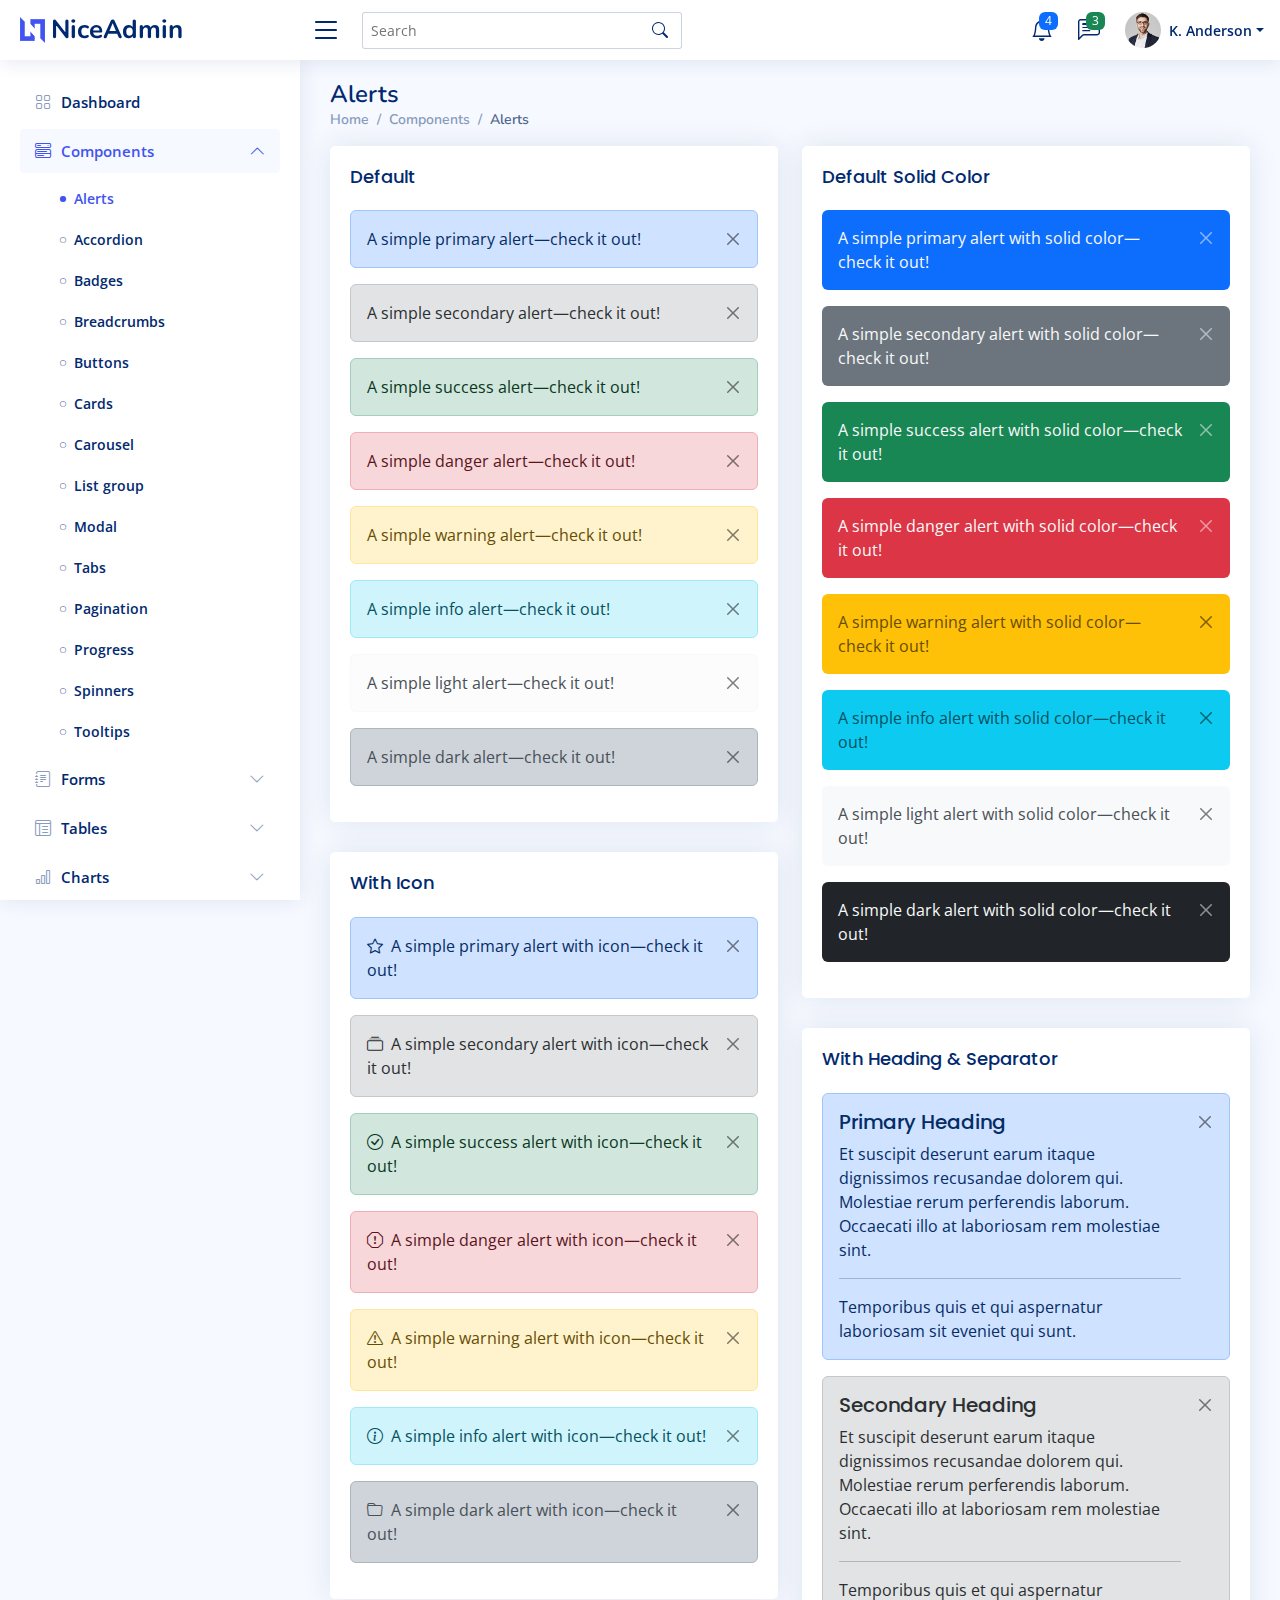
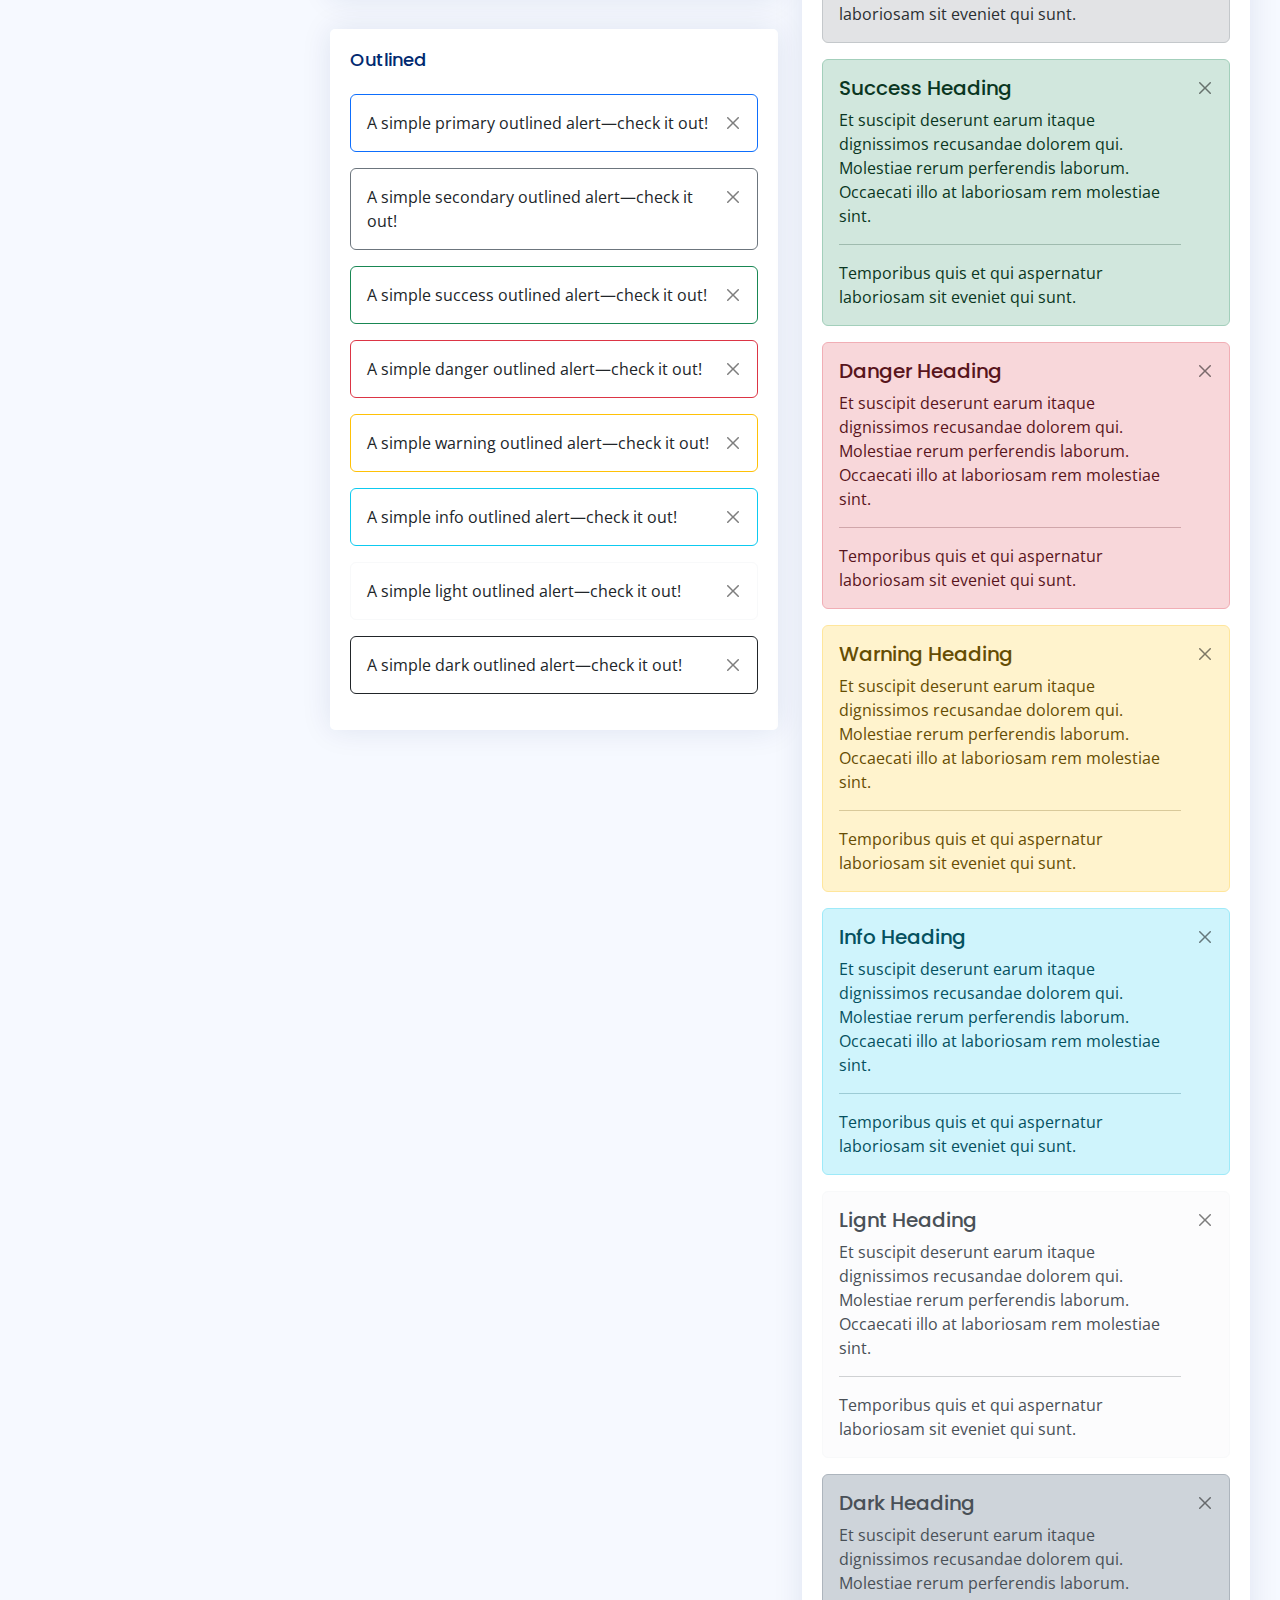
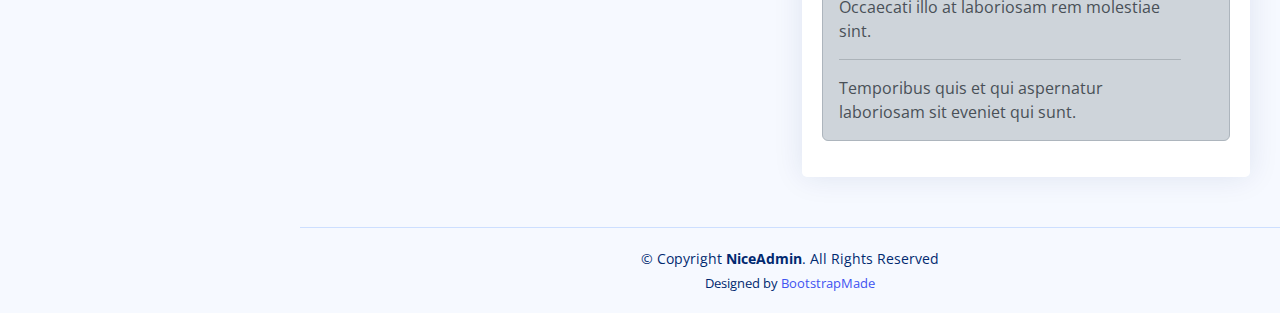
<file: components-alerts.html>
<!DOCTYPE html>
<html lang="en">

<head>
  <meta charset="utf-8">
  <meta content="width=device-width, initial-scale=1.0" name="viewport">

  <title>Components / Alerts - NiceAdmin Bootstrap Template</title>
  <meta content="" name="description">
  <meta content="" name="keywords">

  <!-- Favicons -->
  <link href="assets/img/favicon.png" rel="icon">
  <link href="assets/img/apple-touch-icon.png" rel="apple-touch-icon">

  <!-- Google Fonts -->
  <link href="https://fonts.gstatic.com" rel="preconnect">
  <link href="https://fonts.googleapis.com/css?family=Open+Sans:300,300i,400,400i,600,600i,700,700i|Nunito:300,300i,400,400i,600,600i,700,700i|Poppins:300,300i,400,400i,500,500i,600,600i,700,700i" rel="stylesheet">

  <!-- Vendor CSS Files -->
  <link href="assets/vendor/bootstrap/css/bootstrap.min.css" rel="stylesheet">
  <link href="assets/vendor/bootstrap-icons/bootstrap-icons.css" rel="stylesheet">
  <link href="assets/vendor/boxicons/css/boxicons.min.css" rel="stylesheet">
  <link href="assets/vendor/quill/quill.snow.css" rel="stylesheet">
  <link href="assets/vendor/quill/quill.bubble.css" rel="stylesheet">
  <link href="assets/vendor/remixicon/remixicon.css" rel="stylesheet">
  <link href="assets/vendor/simple-datatables/style.css" rel="stylesheet">

  <!-- Template Main CSS File -->
  <link href="assets/css/style.css" rel="stylesheet">

  <!-- =======================================================
  * Template Name: NiceAdmin
  * Template URL: https://bootstrapmade.com/nice-admin-bootstrap-admin-html-template/
  * Updated: Apr 20 2024 with Bootstrap v5.3.3
  * Author: BootstrapMade.com
  * License: https://bootstrapmade.com/license/
  ======================================================== -->
</head>

<body>

  <!-- ======= Header ======= -->
  <header id="header" class="header fixed-top d-flex align-items-center">

    <div class="d-flex align-items-center justify-content-between">
      <a href="index.html" class="logo d-flex align-items-center">
        <img src="assets/img/logo.png" alt="">
        <span class="d-none d-lg-block">NiceAdmin</span>
      </a>
      <i class="bi bi-list toggle-sidebar-btn"></i>
    </div><!-- End Logo -->

    <div class="search-bar">
      <form class="search-form d-flex align-items-center" method="POST" action="#">
        <input type="text" name="query" placeholder="Search" title="Enter search keyword">
        <button type="submit" title="Search"><i class="bi bi-search"></i></button>
      </form>
    </div><!-- End Search Bar -->

    <nav class="header-nav ms-auto">
      <ul class="d-flex align-items-center">

        <li class="nav-item d-block d-lg-none">
          <a class="nav-link nav-icon search-bar-toggle " href="#">
            <i class="bi bi-search"></i>
          </a>
        </li><!-- End Search Icon-->

        <li class="nav-item dropdown">

          <a class="nav-link nav-icon" href="#" data-bs-toggle="dropdown">
            <i class="bi bi-bell"></i>
            <span class="badge bg-primary badge-number">4</span>
          </a><!-- End Notification Icon -->

          <ul class="dropdown-menu dropdown-menu-end dropdown-menu-arrow notifications">
            <li class="dropdown-header">
              You have 4 new notifications
              <a href="#"><span class="badge rounded-pill bg-primary p-2 ms-2">View all</span></a>
            </li>
            <li>
              <hr class="dropdown-divider">
            </li>

            <li class="notification-item">
              <i class="bi bi-exclamation-circle text-warning"></i>
              <div>
                <h4>Lorem Ipsum</h4>
                <p>Quae dolorem earum veritatis oditseno</p>
                <p>30 min. ago</p>
              </div>
            </li>

            <li>
              <hr class="dropdown-divider">
            </li>

            <li class="notification-item">
              <i class="bi bi-x-circle text-danger"></i>
              <div>
                <h4>Atque rerum nesciunt</h4>
                <p>Quae dolorem earum veritatis oditseno</p>
                <p>1 hr. ago</p>
              </div>
            </li>

            <li>
              <hr class="dropdown-divider">
            </li>

            <li class="notification-item">
              <i class="bi bi-check-circle text-success"></i>
              <div>
                <h4>Sit rerum fuga</h4>
                <p>Quae dolorem earum veritatis oditseno</p>
                <p>2 hrs. ago</p>
              </div>
            </li>

            <li>
              <hr class="dropdown-divider">
            </li>

            <li class="notification-item">
              <i class="bi bi-info-circle text-primary"></i>
              <div>
                <h4>Dicta reprehenderit</h4>
                <p>Quae dolorem earum veritatis oditseno</p>
                <p>4 hrs. ago</p>
              </div>
            </li>

            <li>
              <hr class="dropdown-divider">
            </li>
            <li class="dropdown-footer">
              <a href="#">Show all notifications</a>
            </li>

          </ul><!-- End Notification Dropdown Items -->

        </li><!-- End Notification Nav -->

        <li class="nav-item dropdown">

          <a class="nav-link nav-icon" href="#" data-bs-toggle="dropdown">
            <i class="bi bi-chat-left-text"></i>
            <span class="badge bg-success badge-number">3</span>
          </a><!-- End Messages Icon -->

          <ul class="dropdown-menu dropdown-menu-end dropdown-menu-arrow messages">
            <li class="dropdown-header">
              You have 3 new messages
              <a href="#"><span class="badge rounded-pill bg-primary p-2 ms-2">View all</span></a>
            </li>
            <li>
              <hr class="dropdown-divider">
            </li>

            <li class="message-item">
              <a href="#">
                <img src="assets/img/messages-1.jpg" alt="" class="rounded-circle">
                <div>
                  <h4>Maria Hudson</h4>
                  <p>Velit asperiores et ducimus soluta repudiandae labore officia est ut...</p>
                  <p>4 hrs. ago</p>
                </div>
              </a>
            </li>
            <li>
              <hr class="dropdown-divider">
            </li>

            <li class="message-item">
              <a href="#">
                <img src="assets/img/messages-2.jpg" alt="" class="rounded-circle">
                <div>
                  <h4>Anna Nelson</h4>
                  <p>Velit asperiores et ducimus soluta repudiandae labore officia est ut...</p>
                  <p>6 hrs. ago</p>
                </div>
              </a>
            </li>
            <li>
              <hr class="dropdown-divider">
            </li>

            <li class="message-item">
              <a href="#">
                <img src="assets/img/messages-3.jpg" alt="" class="rounded-circle">
                <div>
                  <h4>David Muldon</h4>
                  <p>Velit asperiores et ducimus soluta repudiandae labore officia est ut...</p>
                  <p>8 hrs. ago</p>
                </div>
              </a>
            </li>
            <li>
              <hr class="dropdown-divider">
            </li>

            <li class="dropdown-footer">
              <a href="#">Show all messages</a>
            </li>

          </ul><!-- End Messages Dropdown Items -->

        </li><!-- End Messages Nav -->

        <li class="nav-item dropdown pe-3">

          <a class="nav-link nav-profile d-flex align-items-center pe-0" href="#" data-bs-toggle="dropdown">
            <img src="assets/img/profile-img.jpg" alt="Profile" class="rounded-circle">
            <span class="d-none d-md-block dropdown-toggle ps-2">K. Anderson</span>
          </a><!-- End Profile Iamge Icon -->

          <ul class="dropdown-menu dropdown-menu-end dropdown-menu-arrow profile">
            <li class="dropdown-header">
              <h6>Kevin Anderson</h6>
              <span>Web Designer</span>
            </li>
            <li>
              <hr class="dropdown-divider">
            </li>

            <li>
              <a class="dropdown-item d-flex align-items-center" href="users-profile.html">
                <i class="bi bi-person"></i>
                <span>My Profile</span>
              </a>
            </li>
            <li>
              <hr class="dropdown-divider">
            </li>

            <li>
              <a class="dropdown-item d-flex align-items-center" href="users-profile.html">
                <i class="bi bi-gear"></i>
                <span>Account Settings</span>
              </a>
            </li>
            <li>
              <hr class="dropdown-divider">
            </li>

            <li>
              <a class="dropdown-item d-flex align-items-center" href="pages-faq.html">
                <i class="bi bi-question-circle"></i>
                <span>Need Help?</span>
              </a>
            </li>
            <li>
              <hr class="dropdown-divider">
            </li>

            <li>
              <a class="dropdown-item d-flex align-items-center" href="#">
                <i class="bi bi-box-arrow-right"></i>
                <span>Sign Out</span>
              </a>
            </li>

          </ul><!-- End Profile Dropdown Items -->
        </li><!-- End Profile Nav -->

      </ul>
    </nav><!-- End Icons Navigation -->

  </header><!-- End Header -->

  <!-- ======= Sidebar ======= -->
  <aside id="sidebar" class="sidebar">

    <ul class="sidebar-nav" id="sidebar-nav">

      <li class="nav-item">
        <a class="nav-link collapsed" href="index.html">
          <i class="bi bi-grid"></i>
          <span>Dashboard</span>
        </a>
      </li><!-- End Dashboard Nav -->

      <li class="nav-item">
        <a class="nav-link " data-bs-target="#components-nav" data-bs-toggle="collapse" href="#">
          <i class="bi bi-menu-button-wide"></i><span>Components</span><i class="bi bi-chevron-down ms-auto"></i>
        </a>
        <ul id="components-nav" class="nav-content collapse show" data-bs-parent="#sidebar-nav">
          <li>
            <a href="components-alerts.html" class="active">
              <i class="bi bi-circle"></i><span>Alerts</span>
            </a>
          </li>
          <li>
            <a href="components-accordion.html">
              <i class="bi bi-circle"></i><span>Accordion</span>
            </a>
          </li>
          <li>
            <a href="components-badges.html">
              <i class="bi bi-circle"></i><span>Badges</span>
            </a>
          </li>
          <li>
            <a href="components-breadcrumbs.html">
              <i class="bi bi-circle"></i><span>Breadcrumbs</span>
            </a>
          </li>
          <li>
            <a href="components-buttons.html">
              <i class="bi bi-circle"></i><span>Buttons</span>
            </a>
          </li>
          <li>
            <a href="components-cards.html">
              <i class="bi bi-circle"></i><span>Cards</span>
            </a>
          </li>
          <li>
            <a href="components-carousel.html">
              <i class="bi bi-circle"></i><span>Carousel</span>
            </a>
          </li>
          <li>
            <a href="components-list-group.html">
              <i class="bi bi-circle"></i><span>List group</span>
            </a>
          </li>
          <li>
            <a href="components-modal.html">
              <i class="bi bi-circle"></i><span>Modal</span>
            </a>
          </li>
          <li>
            <a href="components-tabs.html">
              <i class="bi bi-circle"></i><span>Tabs</span>
            </a>
          </li>
          <li>
            <a href="components-pagination.html">
              <i class="bi bi-circle"></i><span>Pagination</span>
            </a>
          </li>
          <li>
            <a href="components-progress.html">
              <i class="bi bi-circle"></i><span>Progress</span>
            </a>
          </li>
          <li>
            <a href="components-spinners.html">
              <i class="bi bi-circle"></i><span>Spinners</span>
            </a>
          </li>
          <li>
            <a href="components-tooltips.html">
              <i class="bi bi-circle"></i><span>Tooltips</span>
            </a>
          </li>
        </ul>
      </li><!-- End Components Nav -->

      <li class="nav-item">
        <a class="nav-link collapsed" data-bs-target="#forms-nav" data-bs-toggle="collapse" href="#">
          <i class="bi bi-journal-text"></i><span>Forms</span><i class="bi bi-chevron-down ms-auto"></i>
        </a>
        <ul id="forms-nav" class="nav-content collapse " data-bs-parent="#sidebar-nav">
          <li>
            <a href="forms-elements.html">
              <i class="bi bi-circle"></i><span>Form Elements</span>
            </a>
          </li>
          <li>
            <a href="forms-layouts.html">
              <i class="bi bi-circle"></i><span>Form Layouts</span>
            </a>
          </li>
          <li>
            <a href="forms-editors.html">
              <i class="bi bi-circle"></i><span>Form Editors</span>
            </a>
          </li>
          <li>
            <a href="forms-validation.html">
              <i class="bi bi-circle"></i><span>Form Validation</span>
            </a>
          </li>
        </ul>
      </li><!-- End Forms Nav -->

      <li class="nav-item">
        <a class="nav-link collapsed" data-bs-target="#tables-nav" data-bs-toggle="collapse" href="#">
          <i class="bi bi-layout-text-window-reverse"></i><span>Tables</span><i class="bi bi-chevron-down ms-auto"></i>
        </a>
        <ul id="tables-nav" class="nav-content collapse " data-bs-parent="#sidebar-nav">
          <li>
            <a href="tables-general.html">
              <i class="bi bi-circle"></i><span>General Tables</span>
            </a>
          </li>
          <li>
            <a href="tables-data.html">
              <i class="bi bi-circle"></i><span>Data Tables</span>
            </a>
          </li>
        </ul>
      </li><!-- End Tables Nav -->

      <li class="nav-item">
        <a class="nav-link collapsed" data-bs-target="#charts-nav" data-bs-toggle="collapse" href="#">
          <i class="bi bi-bar-chart"></i><span>Charts</span><i class="bi bi-chevron-down ms-auto"></i>
        </a>
        <ul id="charts-nav" class="nav-content collapse " data-bs-parent="#sidebar-nav">
          <li>
            <a href="charts-chartjs.html">
              <i class="bi bi-circle"></i><span>Chart.js</span>
            </a>
          </li>
          <li>
            <a href="charts-apexcharts.html">
              <i class="bi bi-circle"></i><span>ApexCharts</span>
            </a>
          </li>
          <li>
            <a href="charts-echarts.html">
              <i class="bi bi-circle"></i><span>ECharts</span>
            </a>
          </li>
        </ul>
      </li><!-- End Charts Nav -->

      <li class="nav-item">
        <a class="nav-link collapsed" data-bs-target="#icons-nav" data-bs-toggle="collapse" href="#">
          <i class="bi bi-gem"></i><span>Icons</span><i class="bi bi-chevron-down ms-auto"></i>
        </a>
        <ul id="icons-nav" class="nav-content collapse " data-bs-parent="#sidebar-nav">
          <li>
            <a href="icons-bootstrap.html">
              <i class="bi bi-circle"></i><span>Bootstrap Icons</span>
            </a>
          </li>
          <li>
            <a href="icons-remix.html">
              <i class="bi bi-circle"></i><span>Remix Icons</span>
            </a>
          </li>
          <li>
            <a href="icons-boxicons.html">
              <i class="bi bi-circle"></i><span>Boxicons</span>
            </a>
          </li>
        </ul>
      </li><!-- End Icons Nav -->

      <li class="nav-heading">Pages</li>

      <li class="nav-item">
        <a class="nav-link collapsed" href="users-profile.html">
          <i class="bi bi-person"></i>
          <span>Profile</span>
        </a>
      </li><!-- End Profile Page Nav -->

      <li class="nav-item">
        <a class="nav-link collapsed" href="pages-faq.html">
          <i class="bi bi-question-circle"></i>
          <span>F.A.Q</span>
        </a>
      </li><!-- End F.A.Q Page Nav -->

      <li class="nav-item">
        <a class="nav-link collapsed" href="pages-contact.html">
          <i class="bi bi-envelope"></i>
          <span>Contact</span>
        </a>
      </li><!-- End Contact Page Nav -->

      <li class="nav-item">
        <a class="nav-link collapsed" href="pages-register.html">
          <i class="bi bi-card-list"></i>
          <span>Register</span>
        </a>
      </li><!-- End Register Page Nav -->

      <li class="nav-item">
        <a class="nav-link collapsed" href="pages-login.html">
          <i class="bi bi-box-arrow-in-right"></i>
          <span>Login</span>
        </a>
      </li><!-- End Login Page Nav -->

      <li class="nav-item">
        <a class="nav-link collapsed" href="pages-error-404.html">
          <i class="bi bi-dash-circle"></i>
          <span>Error 404</span>
        </a>
      </li><!-- End Error 404 Page Nav -->

      <li class="nav-item">
        <a class="nav-link collapsed" href="pages-blank.html">
          <i class="bi bi-file-earmark"></i>
          <span>Blank</span>
        </a>
      </li><!-- End Blank Page Nav -->

    </ul>

  </aside><!-- End Sidebar-->

  <main id="main" class="main">

    <div class="pagetitle">
      <h1>Alerts</h1>
      <nav>
        <ol class="breadcrumb">
          <li class="breadcrumb-item"><a href="index.html">Home</a></li>
          <li class="breadcrumb-item">Components</li>
          <li class="breadcrumb-item active">Alerts</li>
        </ol>
      </nav>
    </div><!-- End Page Title -->

    <section class="section">
      <div class="row">
        <div class="col-lg-6">

          <div class="card">
            <div class="card-body">

              <h5 class="card-title">Default</h5>

              <div class="alert alert-primary alert-dismissible fade show" role="alert">
                A simple primary alert—check it out!
                <button type="button" class="btn-close" data-bs-dismiss="alert" aria-label="Close"></button>
              </div>

              <div class="alert alert-secondary alert-dismissible fade show" role="alert">
                A simple secondary alert—check it out!
                <button type="button" class="btn-close" data-bs-dismiss="alert" aria-label="Close"></button>
              </div>

              <div class="alert alert-success alert-dismissible fade show" role="alert">
                A simple success alert—check it out!
                <button type="button" class="btn-close" data-bs-dismiss="alert" aria-label="Close"></button>
              </div>

              <div class="alert alert-danger alert-dismissible fade show" role="alert">
                A simple danger alert—check it out!
                <button type="button" class="btn-close" data-bs-dismiss="alert" aria-label="Close"></button>
              </div>

              <div class="alert alert-warning alert-dismissible fade show" role="alert">
                A simple warning alert—check it out!
                <button type="button" class="btn-close" data-bs-dismiss="alert" aria-label="Close"></button>
              </div>

              <div class="alert alert-info alert-dismissible fade show" role="alert">
                A simple info alert—check it out!
                <button type="button" class="btn-close" data-bs-dismiss="alert" aria-label="Close"></button>
              </div>

              <div class="alert alert-light border-light alert-dismissible fade show" role="alert">
                A simple light alert—check it out!
                <button type="button" class="btn-close" data-bs-dismiss="alert" aria-label="Close"></button>
              </div>

              <div class="alert alert-dark alert-dismissible fade show" role="alert">
                A simple dark alert—check it out!
                <button type="button" class="btn-close" data-bs-dismiss="alert" aria-label="Close"></button>
              </div>

            </div>
          </div>

          <div class="card">
            <div class="card-body">
              <h5 class="card-title">With Icon</h5>

              <div class="alert alert-primary alert-dismissible fade show" role="alert">
                <i class="bi bi-star me-1"></i>
                A simple primary alert with icon—check it out!
                <button type="button" class="btn-close" data-bs-dismiss="alert" aria-label="Close"></button>
              </div>

              <div class="alert alert-secondary alert-dismissible fade show" role="alert">
                <i class="bi bi-collection me-1"></i>
                A simple secondary alert with icon—check it out!
                <button type="button" class="btn-close" data-bs-dismiss="alert" aria-label="Close"></button>
              </div>

              <div class="alert alert-success alert-dismissible fade show" role="alert">
                <i class="bi bi-check-circle me-1"></i>
                A simple success alert with icon—check it out!
                <button type="button" class="btn-close" data-bs-dismiss="alert" aria-label="Close"></button>
              </div>

              <div class="alert alert-danger alert-dismissible fade show" role="alert">
                <i class="bi bi-exclamation-octagon me-1"></i>
                A simple danger alert with icon—check it out!
                <button type="button" class="btn-close" data-bs-dismiss="alert" aria-label="Close"></button>
              </div>

              <div class="alert alert-warning alert-dismissible fade show" role="alert">
                <i class="bi bi-exclamation-triangle me-1"></i>
                A simple warning alert with icon—check it out!
                <button type="button" class="btn-close" data-bs-dismiss="alert" aria-label="Close"></button>
              </div>

              <div class="alert alert-info alert-dismissible fade show" role="alert">
                <i class="bi bi-info-circle me-1"></i>
                A simple info alert with icon—check it out!
                <button type="button" class="btn-close" data-bs-dismiss="alert" aria-label="Close"></button>
              </div>

              <div class="alert alert-dark alert-dismissible fade show" role="alert">
                <i class="bi bi-folder me-1"></i>
                A simple dark alert with icon—check it out!
                <button type="button" class="btn-close" data-bs-dismiss="alert" aria-label="Close"></button>
              </div>

            </div>
          </div>

          <div class="card">
            <div class="card-body">
              <h5 class="card-title">Outlined</h5>

              <div class="alert border-primary alert-dismissible fade show" role="alert">
                A simple primary outlined alert—check it out!
                <button type="button" class="btn-close" data-bs-dismiss="alert" aria-label="Close"></button>
              </div>

              <div class="alert border-secondary alert-dismissible fade show" role="alert">
                A simple secondary outlined alert—check it out!
                <button type="button" class="btn-close" data-bs-dismiss="alert" aria-label="Close"></button>
              </div>

              <div class="alert border-success alert-dismissible fade show" role="alert">
                A simple success outlined alert—check it out!
                <button type="button" class="btn-close" data-bs-dismiss="alert" aria-label="Close"></button>
              </div>

              <div class="alert border-danger alert-dismissible fade show" role="alert">
                A simple danger outlined alert—check it out!
                <button type="button" class="btn-close" data-bs-dismiss="alert" aria-label="Close"></button>
              </div>

              <div class="alert border-warning alert-dismissible fade show" role="alert">
                A simple warning outlined alert—check it out!
                <button type="button" class="btn-close" data-bs-dismiss="alert" aria-label="Close"></button>
              </div>

              <div class="alert border-info alert-dismissible fade show" role="alert">
                A simple info outlined alert—check it out!
                <button type="button" class="btn-close" data-bs-dismiss="alert" aria-label="Close"></button>
              </div>

              <div class="alert border-light alert-dismissible fade show" role="alert">
                A simple light outlined alert—check it out!
                <button type="button" class="btn-close" data-bs-dismiss="alert" aria-label="Close"></button>
              </div>

              <div class="alert border-dark alert-dismissible fade show" role="alert">
                A simple dark outlined alert—check it out!
                <button type="button" class="btn-close" data-bs-dismiss="alert" aria-label="Close"></button>
              </div>

            </div>
          </div>

        </div>

        <div class="col-lg-6">

          <div class="card">
            <div class="card-body">
              <h5 class="card-title">Default Solid Color</h5>

              <div class="alert alert-primary bg-primary text-light border-0 alert-dismissible fade show" role="alert">
                A simple primary alert with solid color—check it out!
                <button type="button" class="btn-close btn-close-white" data-bs-dismiss="alert" aria-label="Close"></button>
              </div>

              <div class="alert alert-secondary bg-secondary text-light border-0 alert-dismissible fade show" role="alert">
                A simple secondary alert with solid color—check it out!
                <button type="button" class="btn-close btn-close-white" data-bs-dismiss="alert" aria-label="Close"></button>
              </div>

              <div class="alert alert-success bg-success text-light border-0 alert-dismissible fade show" role="alert">
                A simple success alert with solid color—check it out!
                <button type="button" class="btn-close btn-close-white" data-bs-dismiss="alert" aria-label="Close"></button>
              </div>

              <div class="alert alert-danger bg-danger text-light border-0 alert-dismissible fade show" role="alert">
                A simple danger alert with solid color—check it out!
                <button type="button" class="btn-close btn-close-white" data-bs-dismiss="alert" aria-label="Close"></button>
              </div>

              <div class="alert alert-warning bg-warning border-0 alert-dismissible fade show" role="alert">
                A simple warning alert with solid color—check it out!
                <button type="button" class="btn-close" data-bs-dismiss="alert" aria-label="Close"></button>
              </div>

              <div class="alert alert-info bg-info border-0 alert-dismissible fade show" role="alert">
                A simple info alert with solid color—check it out!
                <button type="button" class="btn-close" data-bs-dismiss="alert" aria-label="Close"></button>
              </div>

              <div class="alert alert-light bg-light border-0 alert-dismissible fade show" role="alert">
                A simple light alert with solid color—check it out!
                <button type="button" class="btn-close" data-bs-dismiss="alert" aria-label="Close"></button>
              </div>

              <div class="alert alert-dark bg-dark text-light border-0 alert-dismissible fade show" role="alert">
                A simple dark alert with solid color—check it out!
                <button type="button" class="btn-close btn-close-white" data-bs-dismiss="alert" aria-label="Close"></button>
              </div>

            </div>
          </div>

          <div class="card">
            <div class="card-body">
              <h5 class="card-title">With Heading &amp Separator</h5>

              <div class="alert alert-primary alert-dismissible fade show" role="alert">
                <h4 class="alert-heading">Primary Heading</h4>
                <p>Et suscipit deserunt earum itaque dignissimos recusandae dolorem qui. Molestiae rerum perferendis laborum. Occaecati illo at laboriosam rem molestiae sint.</p>
                <hr>
                <p class="mb-0">Temporibus quis et qui aspernatur laboriosam sit eveniet qui sunt.</p>
                <button type="button" class="btn-close" data-bs-dismiss="alert" aria-label="Close"></button>
              </div>

              <div class="alert alert-secondary alert-dismissible fade show" role="alert">
                <h4 class="alert-heading">Secondary Heading</h4>
                <p>Et suscipit deserunt earum itaque dignissimos recusandae dolorem qui. Molestiae rerum perferendis laborum. Occaecati illo at laboriosam rem molestiae sint.</p>
                <hr>
                <p class="mb-0">Temporibus quis et qui aspernatur laboriosam sit eveniet qui sunt.</p>
                <button type="button" class="btn-close" data-bs-dismiss="alert" aria-label="Close"></button>
              </div>

              <div class="alert alert-success alert-dismissible fade show" role="alert">
                <h4 class="alert-heading">Success Heading</h4>
                <p>Et suscipit deserunt earum itaque dignissimos recusandae dolorem qui. Molestiae rerum perferendis laborum. Occaecati illo at laboriosam rem molestiae sint.</p>
                <hr>
                <p class="mb-0">Temporibus quis et qui aspernatur laboriosam sit eveniet qui sunt.</p>
                <button type="button" class="btn-close" data-bs-dismiss="alert" aria-label="Close"></button>
              </div>

              <div class="alert alert-danger alert-dismissible fade show" role="alert">
                <h4 class="alert-heading">Danger Heading</h4>
                <p>Et suscipit deserunt earum itaque dignissimos recusandae dolorem qui. Molestiae rerum perferendis laborum. Occaecati illo at laboriosam rem molestiae sint.</p>
                <hr>
                <p class="mb-0">Temporibus quis et qui aspernatur laboriosam sit eveniet qui sunt.</p>
                <button type="button" class="btn-close" data-bs-dismiss="alert" aria-label="Close"></button>
              </div>

              <div class="alert alert-warning  alert-dismissible fade show" role="alert">
                <h4 class="alert-heading">Warning Heading</h4>
                <p>Et suscipit deserunt earum itaque dignissimos recusandae dolorem qui. Molestiae rerum perferendis laborum. Occaecati illo at laboriosam rem molestiae sint.</p>
                <hr>
                <p class="mb-0">Temporibus quis et qui aspernatur laboriosam sit eveniet qui sunt.</p>
                <button type="button" class="btn-close" data-bs-dismiss="alert" aria-label="Close"></button>
              </div>

              <div class="alert alert-info  alert-dismissible fade show" role="alert">
                <h4 class="alert-heading">Info Heading</h4>
                <p>Et suscipit deserunt earum itaque dignissimos recusandae dolorem qui. Molestiae rerum perferendis laborum. Occaecati illo at laboriosam rem molestiae sint.</p>
                <hr>
                <p class="mb-0">Temporibus quis et qui aspernatur laboriosam sit eveniet qui sunt.</p>
                <button type="button" class="btn-close" data-bs-dismiss="alert" aria-label="Close"></button>
              </div>

              <div class="alert alert-light border-light alert-dismissible fade show" role="alert">
                <h4 class="alert-heading">Lignt Heading</h4>
                <p>Et suscipit deserunt earum itaque dignissimos recusandae dolorem qui. Molestiae rerum perferendis laborum. Occaecati illo at laboriosam rem molestiae sint.</p>
                <hr>
                <p class="mb-0">Temporibus quis et qui aspernatur laboriosam sit eveniet qui sunt.</p>
                <button type="button" class="btn-close" data-bs-dismiss="alert" aria-label="Close"></button>
              </div>

              <div class="alert alert-dark  alert-dismissible fade show" role="alert">
                <h4 class="alert-heading">Dark Heading</h4>
                <p>Et suscipit deserunt earum itaque dignissimos recusandae dolorem qui. Molestiae rerum perferendis laborum. Occaecati illo at laboriosam rem molestiae sint.</p>
                <hr>
                <p class="mb-0">Temporibus quis et qui aspernatur laboriosam sit eveniet qui sunt.</p>
                <button type="button" class="btn-close" data-bs-dismiss="alert" aria-label="Close"></button>
              </div>

            </div>
          </div>
        </div>
      </div>
    </section>

  </main><!-- End #main -->

  <!-- ======= Footer ======= -->
  <footer id="footer" class="footer">
    <div class="copyright">
      &copy; Copyright <strong><span>NiceAdmin</span></strong>. All Rights Reserved
    </div>
    <div class="credits">
      <!-- All the links in the footer should remain intact. -->
      <!-- You can delete the links only if you purchased the pro version. -->
      <!-- Licensing information: https://bootstrapmade.com/license/ -->
      <!-- Purchase the pro version with working PHP/AJAX contact form: https://bootstrapmade.com/nice-admin-bootstrap-admin-html-template/ -->
      Designed by <a href="https://bootstrapmade.com/">BootstrapMade</a>
    </div>
  </footer><!-- End Footer -->

  <a href="#" class="back-to-top d-flex align-items-center justify-content-center"><i class="bi bi-arrow-up-short"></i></a>

  <!-- Vendor JS Files -->
  <script src="assets/vendor/apexcharts/apexcharts.min.js"></script>
  <script src="assets/vendor/bootstrap/js/bootstrap.bundle.min.js"></script>
  <script src="assets/vendor/chart.js/chart.umd.js"></script>
  <script src="assets/vendor/echarts/echarts.min.js"></script>
  <script src="assets/vendor/quill/quill.js"></script>
  <script src="assets/vendor/simple-datatables/simple-datatables.js"></script>
  <script src="assets/vendor/tinymce/tinymce.min.js"></script>
  <script src="assets/vendor/php-email-form/validate.js"></script>

  <!-- Template Main JS File -->
  <script src="assets/js/main.js"></script>

</body>

</html>
</file>
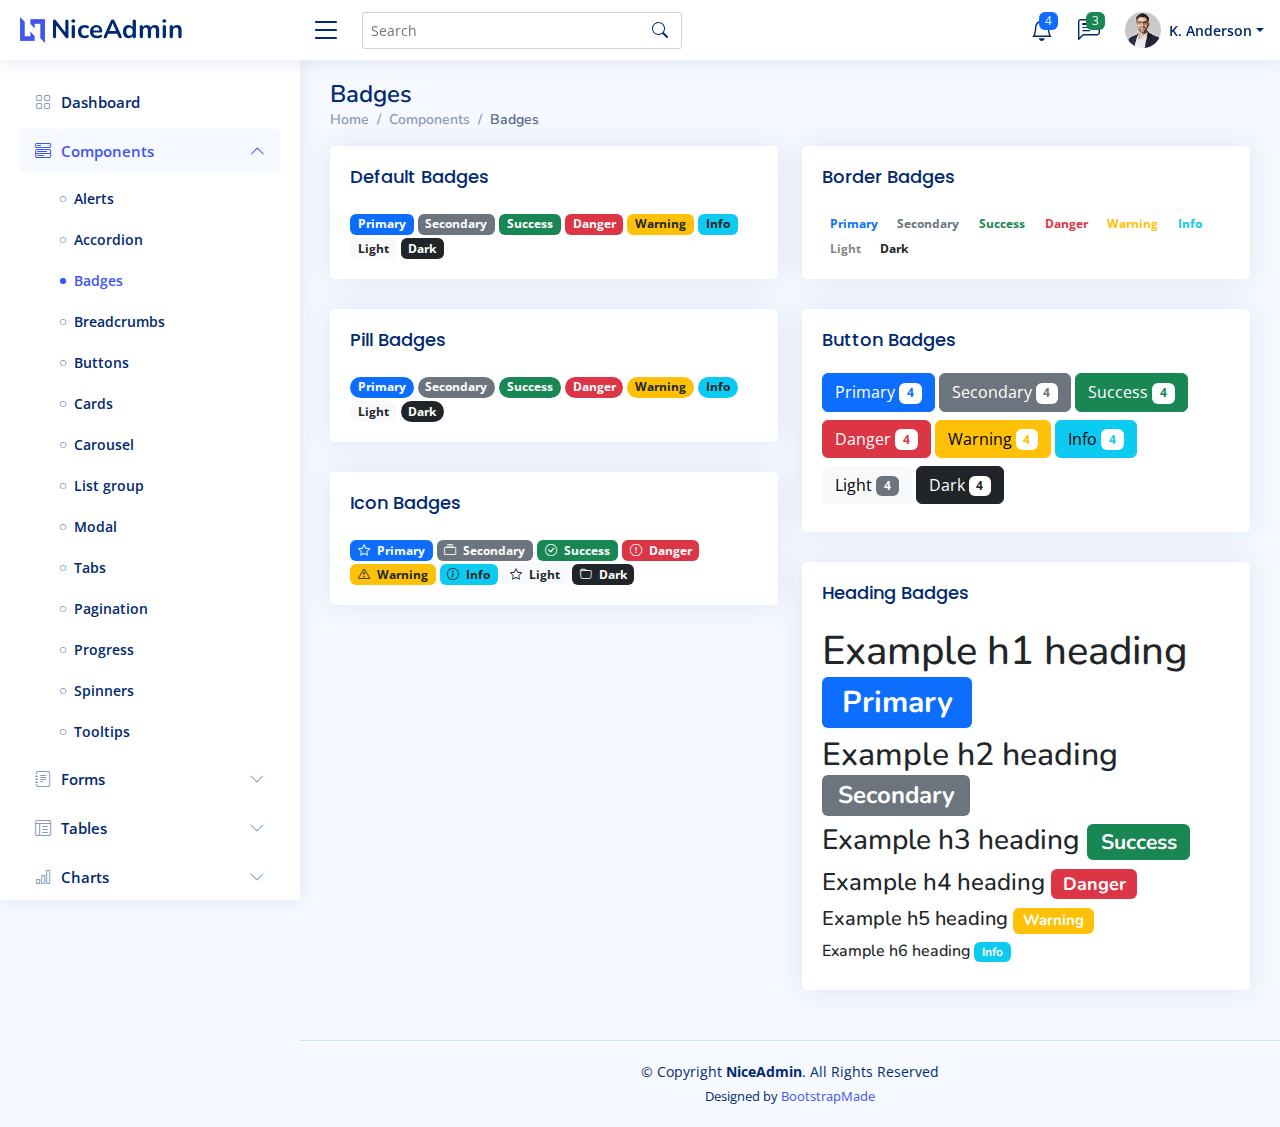
<file: components-badges.html>
<!DOCTYPE html>
<html lang="en">

<head>
  <meta charset="utf-8">
  <meta content="width=device-width, initial-scale=1.0" name="viewport">

  <title>Components / Badges - NiceAdmin Bootstrap Template</title>
  <meta content="" name="description">
  <meta content="" name="keywords">

  <!-- Favicons -->
  <link href="assets/img/favicon.png" rel="icon">
  <link href="assets/img/apple-touch-icon.png" rel="apple-touch-icon">

  <!-- Google Fonts -->
  <link href="https://fonts.gstatic.com" rel="preconnect">
  <link href="https://fonts.googleapis.com/css?family=Open+Sans:300,300i,400,400i,600,600i,700,700i|Nunito:300,300i,400,400i,600,600i,700,700i|Poppins:300,300i,400,400i,500,500i,600,600i,700,700i" rel="stylesheet">

  <!-- Vendor CSS Files -->
  <link href="assets/vendor/bootstrap/css/bootstrap.min.css" rel="stylesheet">
  <link href="assets/vendor/bootstrap-icons/bootstrap-icons.css" rel="stylesheet">
  <link href="assets/vendor/boxicons/css/boxicons.min.css" rel="stylesheet">
  <link href="assets/vendor/quill/quill.snow.css" rel="stylesheet">
  <link href="assets/vendor/quill/quill.bubble.css" rel="stylesheet">
  <link href="assets/vendor/remixicon/remixicon.css" rel="stylesheet">
  <link href="assets/vendor/simple-datatables/style.css" rel="stylesheet">

  <!-- Template Main CSS File -->
  <link href="assets/css/style.css" rel="stylesheet">

  <!-- =======================================================
  * Template Name: NiceAdmin
  * Template URL: https://bootstrapmade.com/nice-admin-bootstrap-admin-html-template/
  * Updated: Apr 20 2024 with Bootstrap v5.3.3
  * Author: BootstrapMade.com
  * License: https://bootstrapmade.com/license/
  ======================================================== -->
</head>

<body>

  <!-- ======= Header ======= -->
  <header id="header" class="header fixed-top d-flex align-items-center">

    <div class="d-flex align-items-center justify-content-between">
      <a href="index.html" class="logo d-flex align-items-center">
        <img src="assets/img/logo.png" alt="">
        <span class="d-none d-lg-block">NiceAdmin</span>
      </a>
      <i class="bi bi-list toggle-sidebar-btn"></i>
    </div><!-- End Logo -->

    <div class="search-bar">
      <form class="search-form d-flex align-items-center" method="POST" action="#">
        <input type="text" name="query" placeholder="Search" title="Enter search keyword">
        <button type="submit" title="Search"><i class="bi bi-search"></i></button>
      </form>
    </div><!-- End Search Bar -->

    <nav class="header-nav ms-auto">
      <ul class="d-flex align-items-center">

        <li class="nav-item d-block d-lg-none">
          <a class="nav-link nav-icon search-bar-toggle " href="#">
            <i class="bi bi-search"></i>
          </a>
        </li><!-- End Search Icon-->

        <li class="nav-item dropdown">

          <a class="nav-link nav-icon" href="#" data-bs-toggle="dropdown">
            <i class="bi bi-bell"></i>
            <span class="badge bg-primary badge-number">4</span>
          </a><!-- End Notification Icon -->

          <ul class="dropdown-menu dropdown-menu-end dropdown-menu-arrow notifications">
            <li class="dropdown-header">
              You have 4 new notifications
              <a href="#"><span class="badge rounded-pill bg-primary p-2 ms-2">View all</span></a>
            </li>
            <li>
              <hr class="dropdown-divider">
            </li>

            <li class="notification-item">
              <i class="bi bi-exclamation-circle text-warning"></i>
              <div>
                <h4>Lorem Ipsum</h4>
                <p>Quae dolorem earum veritatis oditseno</p>
                <p>30 min. ago</p>
              </div>
            </li>

            <li>
              <hr class="dropdown-divider">
            </li>

            <li class="notification-item">
              <i class="bi bi-x-circle text-danger"></i>
              <div>
                <h4>Atque rerum nesciunt</h4>
                <p>Quae dolorem earum veritatis oditseno</p>
                <p>1 hr. ago</p>
              </div>
            </li>

            <li>
              <hr class="dropdown-divider">
            </li>

            <li class="notification-item">
              <i class="bi bi-check-circle text-success"></i>
              <div>
                <h4>Sit rerum fuga</h4>
                <p>Quae dolorem earum veritatis oditseno</p>
                <p>2 hrs. ago</p>
              </div>
            </li>

            <li>
              <hr class="dropdown-divider">
            </li>

            <li class="notification-item">
              <i class="bi bi-info-circle text-primary"></i>
              <div>
                <h4>Dicta reprehenderit</h4>
                <p>Quae dolorem earum veritatis oditseno</p>
                <p>4 hrs. ago</p>
              </div>
            </li>

            <li>
              <hr class="dropdown-divider">
            </li>
            <li class="dropdown-footer">
              <a href="#">Show all notifications</a>
            </li>

          </ul><!-- End Notification Dropdown Items -->

        </li><!-- End Notification Nav -->

        <li class="nav-item dropdown">

          <a class="nav-link nav-icon" href="#" data-bs-toggle="dropdown">
            <i class="bi bi-chat-left-text"></i>
            <span class="badge bg-success badge-number">3</span>
          </a><!-- End Messages Icon -->

          <ul class="dropdown-menu dropdown-menu-end dropdown-menu-arrow messages">
            <li class="dropdown-header">
              You have 3 new messages
              <a href="#"><span class="badge rounded-pill bg-primary p-2 ms-2">View all</span></a>
            </li>
            <li>
              <hr class="dropdown-divider">
            </li>

            <li class="message-item">
              <a href="#">
                <img src="assets/img/messages-1.jpg" alt="" class="rounded-circle">
                <div>
                  <h4>Maria Hudson</h4>
                  <p>Velit asperiores et ducimus soluta repudiandae labore officia est ut...</p>
                  <p>4 hrs. ago</p>
                </div>
              </a>
            </li>
            <li>
              <hr class="dropdown-divider">
            </li>

            <li class="message-item">
              <a href="#">
                <img src="assets/img/messages-2.jpg" alt="" class="rounded-circle">
                <div>
                  <h4>Anna Nelson</h4>
                  <p>Velit asperiores et ducimus soluta repudiandae labore officia est ut...</p>
                  <p>6 hrs. ago</p>
                </div>
              </a>
            </li>
            <li>
              <hr class="dropdown-divider">
            </li>

            <li class="message-item">
              <a href="#">
                <img src="assets/img/messages-3.jpg" alt="" class="rounded-circle">
                <div>
                  <h4>David Muldon</h4>
                  <p>Velit asperiores et ducimus soluta repudiandae labore officia est ut...</p>
                  <p>8 hrs. ago</p>
                </div>
              </a>
            </li>
            <li>
              <hr class="dropdown-divider">
            </li>

            <li class="dropdown-footer">
              <a href="#">Show all messages</a>
            </li>

          </ul><!-- End Messages Dropdown Items -->

        </li><!-- End Messages Nav -->

        <li class="nav-item dropdown pe-3">

          <a class="nav-link nav-profile d-flex align-items-center pe-0" href="#" data-bs-toggle="dropdown">
            <img src="assets/img/profile-img.jpg" alt="Profile" class="rounded-circle">
            <span class="d-none d-md-block dropdown-toggle ps-2">K. Anderson</span>
          </a><!-- End Profile Iamge Icon -->

          <ul class="dropdown-menu dropdown-menu-end dropdown-menu-arrow profile">
            <li class="dropdown-header">
              <h6>Kevin Anderson</h6>
              <span>Web Designer</span>
            </li>
            <li>
              <hr class="dropdown-divider">
            </li>

            <li>
              <a class="dropdown-item d-flex align-items-center" href="users-profile.html">
                <i class="bi bi-person"></i>
                <span>My Profile</span>
              </a>
            </li>
            <li>
              <hr class="dropdown-divider">
            </li>

            <li>
              <a class="dropdown-item d-flex align-items-center" href="users-profile.html">
                <i class="bi bi-gear"></i>
                <span>Account Settings</span>
              </a>
            </li>
            <li>
              <hr class="dropdown-divider">
            </li>

            <li>
              <a class="dropdown-item d-flex align-items-center" href="pages-faq.html">
                <i class="bi bi-question-circle"></i>
                <span>Need Help?</span>
              </a>
            </li>
            <li>
              <hr class="dropdown-divider">
            </li>

            <li>
              <a class="dropdown-item d-flex align-items-center" href="#">
                <i class="bi bi-box-arrow-right"></i>
                <span>Sign Out</span>
              </a>
            </li>

          </ul><!-- End Profile Dropdown Items -->
        </li><!-- End Profile Nav -->

      </ul>
    </nav><!-- End Icons Navigation -->

  </header><!-- End Header -->

  <!-- ======= Sidebar ======= -->
  <aside id="sidebar" class="sidebar">

    <ul class="sidebar-nav" id="sidebar-nav">

      <li class="nav-item">
        <a class="nav-link collapsed" href="index.html">
          <i class="bi bi-grid"></i>
          <span>Dashboard</span>
        </a>
      </li><!-- End Dashboard Nav -->

      <li class="nav-item">
        <a class="nav-link " data-bs-target="#components-nav" data-bs-toggle="collapse" href="#">
          <i class="bi bi-menu-button-wide"></i><span>Components</span><i class="bi bi-chevron-down ms-auto"></i>
        </a>
        <ul id="components-nav" class="nav-content collapse show" data-bs-parent="#sidebar-nav">
          <li>
            <a href="components-alerts.html">
              <i class="bi bi-circle"></i><span>Alerts</span>
            </a>
          </li>
          <li>
            <a href="components-accordion.html">
              <i class="bi bi-circle"></i><span>Accordion</span>
            </a>
          </li>
          <li>
            <a href="components-badges.html" class="active">
              <i class="bi bi-circle"></i><span>Badges</span>
            </a>
          </li>
          <li>
            <a href="components-breadcrumbs.html">
              <i class="bi bi-circle"></i><span>Breadcrumbs</span>
            </a>
          </li>
          <li>
            <a href="components-buttons.html">
              <i class="bi bi-circle"></i><span>Buttons</span>
            </a>
          </li>
          <li>
            <a href="components-cards.html">
              <i class="bi bi-circle"></i><span>Cards</span>
            </a>
          </li>
          <li>
            <a href="components-carousel.html">
              <i class="bi bi-circle"></i><span>Carousel</span>
            </a>
          </li>
          <li>
            <a href="components-list-group.html">
              <i class="bi bi-circle"></i><span>List group</span>
            </a>
          </li>
          <li>
            <a href="components-modal.html">
              <i class="bi bi-circle"></i><span>Modal</span>
            </a>
          </li>
          <li>
            <a href="components-tabs.html">
              <i class="bi bi-circle"></i><span>Tabs</span>
            </a>
          </li>
          <li>
            <a href="components-pagination.html">
              <i class="bi bi-circle"></i><span>Pagination</span>
            </a>
          </li>
          <li>
            <a href="components-progress.html">
              <i class="bi bi-circle"></i><span>Progress</span>
            </a>
          </li>
          <li>
            <a href="components-spinners.html">
              <i class="bi bi-circle"></i><span>Spinners</span>
            </a>
          </li>
          <li>
            <a href="components-tooltips.html">
              <i class="bi bi-circle"></i><span>Tooltips</span>
            </a>
          </li>
        </ul>
      </li><!-- End Components Nav -->

      <li class="nav-item">
        <a class="nav-link collapsed" data-bs-target="#forms-nav" data-bs-toggle="collapse" href="#">
          <i class="bi bi-journal-text"></i><span>Forms</span><i class="bi bi-chevron-down ms-auto"></i>
        </a>
        <ul id="forms-nav" class="nav-content collapse " data-bs-parent="#sidebar-nav">
          <li>
            <a href="forms-elements.html">
              <i class="bi bi-circle"></i><span>Form Elements</span>
            </a>
          </li>
          <li>
            <a href="forms-layouts.html">
              <i class="bi bi-circle"></i><span>Form Layouts</span>
            </a>
          </li>
          <li>
            <a href="forms-editors.html">
              <i class="bi bi-circle"></i><span>Form Editors</span>
            </a>
          </li>
          <li>
            <a href="forms-validation.html">
              <i class="bi bi-circle"></i><span>Form Validation</span>
            </a>
          </li>
        </ul>
      </li><!-- End Forms Nav -->

      <li class="nav-item">
        <a class="nav-link collapsed" data-bs-target="#tables-nav" data-bs-toggle="collapse" href="#">
          <i class="bi bi-layout-text-window-reverse"></i><span>Tables</span><i class="bi bi-chevron-down ms-auto"></i>
        </a>
        <ul id="tables-nav" class="nav-content collapse " data-bs-parent="#sidebar-nav">
          <li>
            <a href="tables-general.html">
              <i class="bi bi-circle"></i><span>General Tables</span>
            </a>
          </li>
          <li>
            <a href="tables-data.html">
              <i class="bi bi-circle"></i><span>Data Tables</span>
            </a>
          </li>
        </ul>
      </li><!-- End Tables Nav -->

      <li class="nav-item">
        <a class="nav-link collapsed" data-bs-target="#charts-nav" data-bs-toggle="collapse" href="#">
          <i class="bi bi-bar-chart"></i><span>Charts</span><i class="bi bi-chevron-down ms-auto"></i>
        </a>
        <ul id="charts-nav" class="nav-content collapse " data-bs-parent="#sidebar-nav">
          <li>
            <a href="charts-chartjs.html">
              <i class="bi bi-circle"></i><span>Chart.js</span>
            </a>
          </li>
          <li>
            <a href="charts-apexcharts.html">
              <i class="bi bi-circle"></i><span>ApexCharts</span>
            </a>
          </li>
          <li>
            <a href="charts-echarts.html">
              <i class="bi bi-circle"></i><span>ECharts</span>
            </a>
          </li>
        </ul>
      </li><!-- End Charts Nav -->

      <li class="nav-item">
        <a class="nav-link collapsed" data-bs-target="#icons-nav" data-bs-toggle="collapse" href="#">
          <i class="bi bi-gem"></i><span>Icons</span><i class="bi bi-chevron-down ms-auto"></i>
        </a>
        <ul id="icons-nav" class="nav-content collapse " data-bs-parent="#sidebar-nav">
          <li>
            <a href="icons-bootstrap.html">
              <i class="bi bi-circle"></i><span>Bootstrap Icons</span>
            </a>
          </li>
          <li>
            <a href="icons-remix.html">
              <i class="bi bi-circle"></i><span>Remix Icons</span>
            </a>
          </li>
          <li>
            <a href="icons-boxicons.html">
              <i class="bi bi-circle"></i><span>Boxicons</span>
            </a>
          </li>
        </ul>
      </li><!-- End Icons Nav -->

      <li class="nav-heading">Pages</li>

      <li class="nav-item">
        <a class="nav-link collapsed" href="users-profile.html">
          <i class="bi bi-person"></i>
          <span>Profile</span>
        </a>
      </li><!-- End Profile Page Nav -->

      <li class="nav-item">
        <a class="nav-link collapsed" href="pages-faq.html">
          <i class="bi bi-question-circle"></i>
          <span>F.A.Q</span>
        </a>
      </li><!-- End F.A.Q Page Nav -->

      <li class="nav-item">
        <a class="nav-link collapsed" href="pages-contact.html">
          <i class="bi bi-envelope"></i>
          <span>Contact</span>
        </a>
      </li><!-- End Contact Page Nav -->

      <li class="nav-item">
        <a class="nav-link collapsed" href="pages-register.html">
          <i class="bi bi-card-list"></i>
          <span>Register</span>
        </a>
      </li><!-- End Register Page Nav -->

      <li class="nav-item">
        <a class="nav-link collapsed" href="pages-login.html">
          <i class="bi bi-box-arrow-in-right"></i>
          <span>Login</span>
        </a>
      </li><!-- End Login Page Nav -->

      <li class="nav-item">
        <a class="nav-link collapsed" href="pages-error-404.html">
          <i class="bi bi-dash-circle"></i>
          <span>Error 404</span>
        </a>
      </li><!-- End Error 404 Page Nav -->

      <li class="nav-item">
        <a class="nav-link collapsed" href="pages-blank.html">
          <i class="bi bi-file-earmark"></i>
          <span>Blank</span>
        </a>
      </li><!-- End Blank Page Nav -->

    </ul>

  </aside><!-- End Sidebar-->

  <main id="main" class="main">

    <div class="pagetitle">
      <h1>Badges</h1>
      <nav>
        <ol class="breadcrumb">
          <li class="breadcrumb-item"><a href="index.html">Home</a></li>
          <li class="breadcrumb-item">Components</li>
          <li class="breadcrumb-item active">Badges</li>
        </ol>
      </nav>
    </div><!-- End Page Title -->

    <section class="section">
      <div class="row">

        <div class="col-lg-6">

          <div class="card">
            <div class="card-body">
              <h5 class="card-title">Default Badges</h5>

              <span class="badge bg-primary">Primary</span>
              <span class="badge bg-secondary">Secondary</span>
              <span class="badge bg-success">Success</span>
              <span class="badge bg-danger">Danger</span>
              <span class="badge bg-warning text-dark">Warning</span>
              <span class="badge bg-info text-dark">Info</span>
              <span class="badge bg-light text-dark">Light</span>
              <span class="badge bg-dark">Dark</span>
            </div>
          </div><!-- End Default Badges -->

          <div class="card">
            <div class="card-body">
              <h5 class="card-title">Pill Badges</h5>
              <span class="badge rounded-pill bg-primary">Primary</span>
              <span class="badge rounded-pill bg-secondary">Secondary</span>
              <span class="badge rounded-pill bg-success">Success</span>
              <span class="badge rounded-pill bg-danger">Danger</span>
              <span class="badge rounded-pill bg-warning text-dark">Warning</span>
              <span class="badge rounded-pill bg-info text-dark">Info</span>
              <span class="badge rounded-pill bg-light text-dark">Light</span>
              <span class="badge rounded-pill bg-dark">Dark</span>
            </div>
          </div><!-- End Pill Badges -->

          <div class="card">
            <div class="card-body">
              <h5 class="card-title">Icon Badges</h5>
              <span class="badge bg-primary"><i class="bi bi-star me-1"></i> Primary</span>
              <span class="badge bg-secondary"><i class="bi bi-collection me-1"></i> Secondary</span>
              <span class="badge bg-success"><i class="bi bi-check-circle me-1"></i> Success</span>
              <span class="badge bg-danger"><i class="bi bi-exclamation-octagon me-1"></i> Danger</span>
              <span class="badge bg-warning text-dark"><i class="bi bi-exclamation-triangle me-1"></i> Warning</span>
              <span class="badge bg-info text-dark"><i class="bi bi-info-circle me-1"></i> Info</span>
              <span class="badge bg-light text-dark"><i class="bi bi-star me-1"></i> Light</span>
              <span class="badge bg-dark"><i class="bi bi-folder me-1"></i> Dark</span>
            </div>
          </div><!-- End Icon Badges -->

        </div>

        <div class="col-lg-6">

          <div class="card">
            <div class="card-body">
              <h5 class="card-title">Border Badges</h5>
              <span class="badge border-primary border-1 text-primary">Primary</span>
              <span class="badge border-secondary border-1 text-secondary">Secondary</span>
              <span class="badge border-success border-1 text-success">Success</span>
              <span class="badge border-danger border-1 text-danger">Danger</span>
              <span class="badge border-warning border-1 text-warning">Warning</span>
              <span class="badge border-info border-1 text-info">Info</span>
              <span class="badge border-light border-1 text-black-50">Light</span>
              <span class="badge border-dark border-1 text-dark">Dark</span>
            </div>
          </div><!-- End Border Badges -->

          <div class="card">
            <div class="card-body">
              <h5 class="card-title">Button Badges</h5>

              <button type="button" class="btn btn-primary mb-2">
                Primary <span class="badge bg-white text-primary">4</span>
              </button>
              <button type="button" class="btn btn-secondary mb-2">
                Secondary <span class="badge bg-white text-secondary">4</span>
              </button>
              <button type="button" class="btn btn-success mb-2">
                Success <span class="badge bg-white text-success">4</span>
              </button>
              <button type="button" class="btn btn-danger mb-2">
                Danger <span class="badge bg-white text-danger">4</span>
              </button>
              <button type="button" class="btn btn-warning mb-2">
                Warning <span class="badge bg-white text-warning">4</span>
              </button>
              <button type="button" class="btn btn-info mb-2">
                Info <span class="badge bg-white text-info">4</span>
              </button>
              <button type="button" class="btn btn-light mb-2">
                Light <span class="badge bg-secondary text-light">4</span>
              </button>
              <button type="button" class="btn btn-dark mb-2">
                Dark <span class="badge bg-white text-dark">4</span>
              </button>
            </div>
          </div><!-- End Button Badges -->

          <div class="card">
            <div class="card-body">
              <h5 class="card-title">Heading Badges</h5>

              <h1>Example h1 heading <span class="badge bg-primary">Primary</span></h1>
              <h2>Example h2 heading <span class="badge bg-secondary">Secondary</span></h2>
              <h3>Example h3 heading <span class="badge bg-success">Success</span></h3>
              <h4>Example h4 heading <span class="badge bg-danger">Danger</span></h4>
              <h5>Example h5 heading <span class="badge bg-warning">Warning</span></h5>
              <h6>Example h6 heading <span class="badge bg-info">Info</span></h6>
            </div>
          </div><!-- End Heading Badges -->

        </div>

      </div>
    </section>

  </main><!-- End #main -->

  <!-- ======= Footer ======= -->
  <footer id="footer" class="footer">
    <div class="copyright">
      &copy; Copyright <strong><span>NiceAdmin</span></strong>. All Rights Reserved
    </div>
    <div class="credits">
      <!-- All the links in the footer should remain intact. -->
      <!-- You can delete the links only if you purchased the pro version. -->
      <!-- Licensing information: https://bootstrapmade.com/license/ -->
      <!-- Purchase the pro version with working PHP/AJAX contact form: https://bootstrapmade.com/nice-admin-bootstrap-admin-html-template/ -->
      Designed by <a href="https://bootstrapmade.com/">BootstrapMade</a>
    </div>
  </footer><!-- End Footer -->

  <a href="#" class="back-to-top d-flex align-items-center justify-content-center"><i class="bi bi-arrow-up-short"></i></a>

  <!-- Vendor JS Files -->
  <script src="assets/vendor/apexcharts/apexcharts.min.js"></script>
  <script src="assets/vendor/bootstrap/js/bootstrap.bundle.min.js"></script>
  <script src="assets/vendor/chart.js/chart.umd.js"></script>
  <script src="assets/vendor/echarts/echarts.min.js"></script>
  <script src="assets/vendor/quill/quill.js"></script>
  <script src="assets/vendor/simple-datatables/simple-datatables.js"></script>
  <script src="assets/vendor/tinymce/tinymce.min.js"></script>
  <script src="assets/vendor/php-email-form/validate.js"></script>

  <!-- Template Main JS File -->
  <script src="assets/js/main.js"></script>

</body>

</html>
</file>
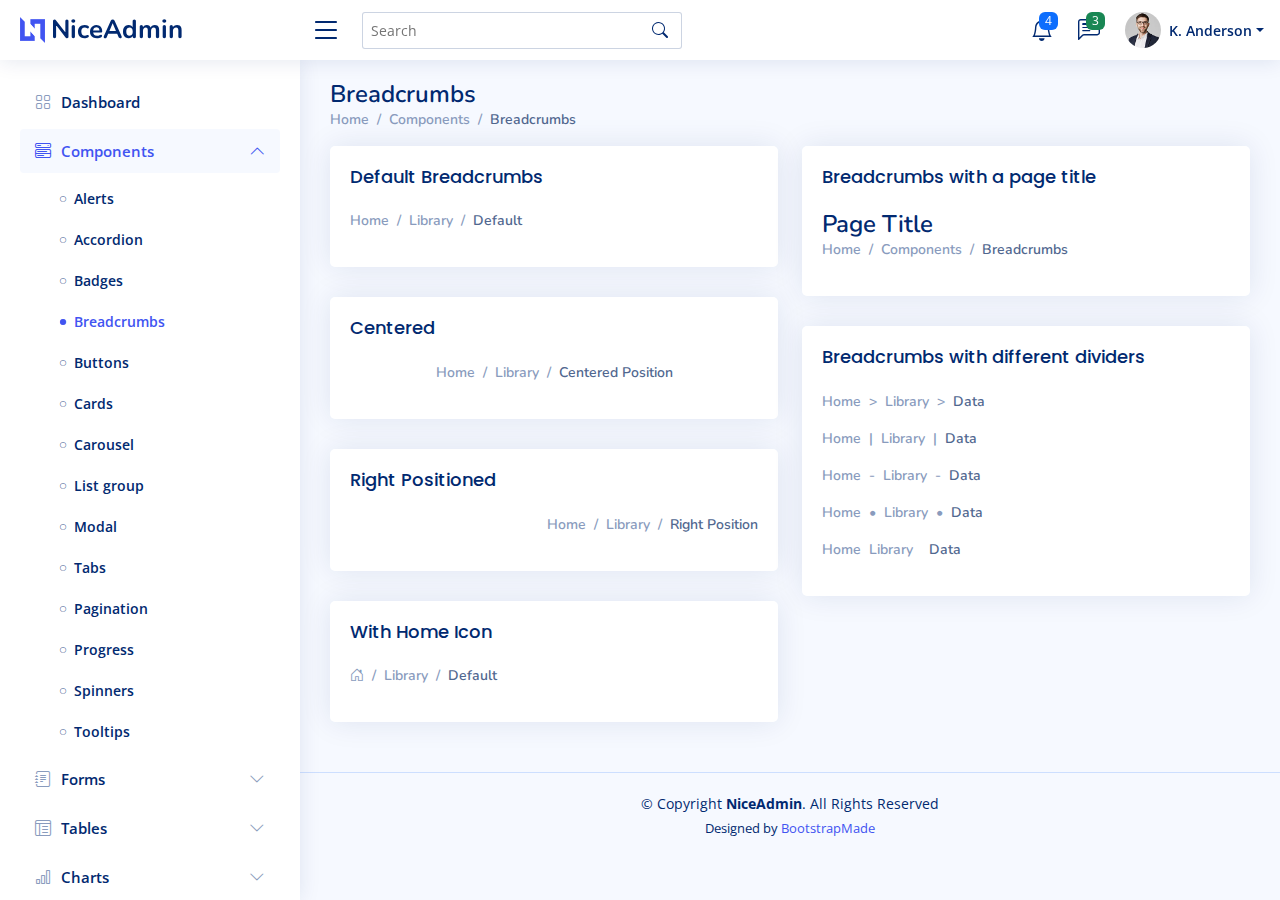
<file: components-breadcrumbs.html>
<!DOCTYPE html>
<html lang="en">

<head>
  <meta charset="utf-8">
  <meta content="width=device-width, initial-scale=1.0" name="viewport">

  <title>Components / Breadcrumbs - NiceAdmin Bootstrap Template</title>
  <meta content="" name="description">
  <meta content="" name="keywords">

  <!-- Favicons -->
  <link href="assets/img/favicon.png" rel="icon">
  <link href="assets/img/apple-touch-icon.png" rel="apple-touch-icon">

  <!-- Google Fonts -->
  <link href="https://fonts.gstatic.com" rel="preconnect">
  <link href="https://fonts.googleapis.com/css?family=Open+Sans:300,300i,400,400i,600,600i,700,700i|Nunito:300,300i,400,400i,600,600i,700,700i|Poppins:300,300i,400,400i,500,500i,600,600i,700,700i" rel="stylesheet">

  <!-- Vendor CSS Files -->
  <link href="assets/vendor/bootstrap/css/bootstrap.min.css" rel="stylesheet">
  <link href="assets/vendor/bootstrap-icons/bootstrap-icons.css" rel="stylesheet">
  <link href="assets/vendor/boxicons/css/boxicons.min.css" rel="stylesheet">
  <link href="assets/vendor/quill/quill.snow.css" rel="stylesheet">
  <link href="assets/vendor/quill/quill.bubble.css" rel="stylesheet">
  <link href="assets/vendor/remixicon/remixicon.css" rel="stylesheet">
  <link href="assets/vendor/simple-datatables/style.css" rel="stylesheet">

  <!-- Template Main CSS File -->
  <link href="assets/css/style.css" rel="stylesheet">

  <!-- =======================================================
  * Template Name: NiceAdmin
  * Template URL: https://bootstrapmade.com/nice-admin-bootstrap-admin-html-template/
  * Updated: Apr 20 2024 with Bootstrap v5.3.3
  * Author: BootstrapMade.com
  * License: https://bootstrapmade.com/license/
  ======================================================== -->
</head>

<body>

  <!-- ======= Header ======= -->
  <header id="header" class="header fixed-top d-flex align-items-center">

    <div class="d-flex align-items-center justify-content-between">
      <a href="index.html" class="logo d-flex align-items-center">
        <img src="assets/img/logo.png" alt="">
        <span class="d-none d-lg-block">NiceAdmin</span>
      </a>
      <i class="bi bi-list toggle-sidebar-btn"></i>
    </div><!-- End Logo -->

    <div class="search-bar">
      <form class="search-form d-flex align-items-center" method="POST" action="#">
        <input type="text" name="query" placeholder="Search" title="Enter search keyword">
        <button type="submit" title="Search"><i class="bi bi-search"></i></button>
      </form>
    </div><!-- End Search Bar -->

    <nav class="header-nav ms-auto">
      <ul class="d-flex align-items-center">

        <li class="nav-item d-block d-lg-none">
          <a class="nav-link nav-icon search-bar-toggle " href="#">
            <i class="bi bi-search"></i>
          </a>
        </li><!-- End Search Icon-->

        <li class="nav-item dropdown">

          <a class="nav-link nav-icon" href="#" data-bs-toggle="dropdown">
            <i class="bi bi-bell"></i>
            <span class="badge bg-primary badge-number">4</span>
          </a><!-- End Notification Icon -->

          <ul class="dropdown-menu dropdown-menu-end dropdown-menu-arrow notifications">
            <li class="dropdown-header">
              You have 4 new notifications
              <a href="#"><span class="badge rounded-pill bg-primary p-2 ms-2">View all</span></a>
            </li>
            <li>
              <hr class="dropdown-divider">
            </li>

            <li class="notification-item">
              <i class="bi bi-exclamation-circle text-warning"></i>
              <div>
                <h4>Lorem Ipsum</h4>
                <p>Quae dolorem earum veritatis oditseno</p>
                <p>30 min. ago</p>
              </div>
            </li>

            <li>
              <hr class="dropdown-divider">
            </li>

            <li class="notification-item">
              <i class="bi bi-x-circle text-danger"></i>
              <div>
                <h4>Atque rerum nesciunt</h4>
                <p>Quae dolorem earum veritatis oditseno</p>
                <p>1 hr. ago</p>
              </div>
            </li>

            <li>
              <hr class="dropdown-divider">
            </li>

            <li class="notification-item">
              <i class="bi bi-check-circle text-success"></i>
              <div>
                <h4>Sit rerum fuga</h4>
                <p>Quae dolorem earum veritatis oditseno</p>
                <p>2 hrs. ago</p>
              </div>
            </li>

            <li>
              <hr class="dropdown-divider">
            </li>

            <li class="notification-item">
              <i class="bi bi-info-circle text-primary"></i>
              <div>
                <h4>Dicta reprehenderit</h4>
                <p>Quae dolorem earum veritatis oditseno</p>
                <p>4 hrs. ago</p>
              </div>
            </li>

            <li>
              <hr class="dropdown-divider">
            </li>
            <li class="dropdown-footer">
              <a href="#">Show all notifications</a>
            </li>

          </ul><!-- End Notification Dropdown Items -->

        </li><!-- End Notification Nav -->

        <li class="nav-item dropdown">

          <a class="nav-link nav-icon" href="#" data-bs-toggle="dropdown">
            <i class="bi bi-chat-left-text"></i>
            <span class="badge bg-success badge-number">3</span>
          </a><!-- End Messages Icon -->

          <ul class="dropdown-menu dropdown-menu-end dropdown-menu-arrow messages">
            <li class="dropdown-header">
              You have 3 new messages
              <a href="#"><span class="badge rounded-pill bg-primary p-2 ms-2">View all</span></a>
            </li>
            <li>
              <hr class="dropdown-divider">
            </li>

            <li class="message-item">
              <a href="#">
                <img src="assets/img/messages-1.jpg" alt="" class="rounded-circle">
                <div>
                  <h4>Maria Hudson</h4>
                  <p>Velit asperiores et ducimus soluta repudiandae labore officia est ut...</p>
                  <p>4 hrs. ago</p>
                </div>
              </a>
            </li>
            <li>
              <hr class="dropdown-divider">
            </li>

            <li class="message-item">
              <a href="#">
                <img src="assets/img/messages-2.jpg" alt="" class="rounded-circle">
                <div>
                  <h4>Anna Nelson</h4>
                  <p>Velit asperiores et ducimus soluta repudiandae labore officia est ut...</p>
                  <p>6 hrs. ago</p>
                </div>
              </a>
            </li>
            <li>
              <hr class="dropdown-divider">
            </li>

            <li class="message-item">
              <a href="#">
                <img src="assets/img/messages-3.jpg" alt="" class="rounded-circle">
                <div>
                  <h4>David Muldon</h4>
                  <p>Velit asperiores et ducimus soluta repudiandae labore officia est ut...</p>
                  <p>8 hrs. ago</p>
                </div>
              </a>
            </li>
            <li>
              <hr class="dropdown-divider">
            </li>

            <li class="dropdown-footer">
              <a href="#">Show all messages</a>
            </li>

          </ul><!-- End Messages Dropdown Items -->

        </li><!-- End Messages Nav -->

        <li class="nav-item dropdown pe-3">

          <a class="nav-link nav-profile d-flex align-items-center pe-0" href="#" data-bs-toggle="dropdown">
            <img src="assets/img/profile-img.jpg" alt="Profile" class="rounded-circle">
            <span class="d-none d-md-block dropdown-toggle ps-2">K. Anderson</span>
          </a><!-- End Profile Iamge Icon -->

          <ul class="dropdown-menu dropdown-menu-end dropdown-menu-arrow profile">
            <li class="dropdown-header">
              <h6>Kevin Anderson</h6>
              <span>Web Designer</span>
            </li>
            <li>
              <hr class="dropdown-divider">
            </li>

            <li>
              <a class="dropdown-item d-flex align-items-center" href="users-profile.html">
                <i class="bi bi-person"></i>
                <span>My Profile</span>
              </a>
            </li>
            <li>
              <hr class="dropdown-divider">
            </li>

            <li>
              <a class="dropdown-item d-flex align-items-center" href="users-profile.html">
                <i class="bi bi-gear"></i>
                <span>Account Settings</span>
              </a>
            </li>
            <li>
              <hr class="dropdown-divider">
            </li>

            <li>
              <a class="dropdown-item d-flex align-items-center" href="pages-faq.html">
                <i class="bi bi-question-circle"></i>
                <span>Need Help?</span>
              </a>
            </li>
            <li>
              <hr class="dropdown-divider">
            </li>

            <li>
              <a class="dropdown-item d-flex align-items-center" href="#">
                <i class="bi bi-box-arrow-right"></i>
                <span>Sign Out</span>
              </a>
            </li>

          </ul><!-- End Profile Dropdown Items -->
        </li><!-- End Profile Nav -->

      </ul>
    </nav><!-- End Icons Navigation -->

  </header><!-- End Header -->

  <!-- ======= Sidebar ======= -->
  <aside id="sidebar" class="sidebar">

    <ul class="sidebar-nav" id="sidebar-nav">

      <li class="nav-item">
        <a class="nav-link collapsed" href="index.html">
          <i class="bi bi-grid"></i>
          <span>Dashboard</span>
        </a>
      </li><!-- End Dashboard Nav -->

      <li class="nav-item">
        <a class="nav-link " data-bs-target="#components-nav" data-bs-toggle="collapse" href="#">
          <i class="bi bi-menu-button-wide"></i><span>Components</span><i class="bi bi-chevron-down ms-auto"></i>
        </a>
        <ul id="components-nav" class="nav-content collapse show" data-bs-parent="#sidebar-nav">
          <li>
            <a href="components-alerts.html">
              <i class="bi bi-circle"></i><span>Alerts</span>
            </a>
          </li>
          <li>
            <a href="components-accordion.html">
              <i class="bi bi-circle"></i><span>Accordion</span>
            </a>
          </li>
          <li>
            <a href="components-badges.html">
              <i class="bi bi-circle"></i><span>Badges</span>
            </a>
          </li>
          <li>
            <a href="components-breadcrumbs.html" class="active">
              <i class="bi bi-circle"></i><span>Breadcrumbs</span>
            </a>
          </li>
          <li>
            <a href="components-buttons.html">
              <i class="bi bi-circle"></i><span>Buttons</span>
            </a>
          </li>
          <li>
            <a href="components-cards.html">
              <i class="bi bi-circle"></i><span>Cards</span>
            </a>
          </li>
          <li>
            <a href="components-carousel.html">
              <i class="bi bi-circle"></i><span>Carousel</span>
            </a>
          </li>
          <li>
            <a href="components-list-group.html">
              <i class="bi bi-circle"></i><span>List group</span>
            </a>
          </li>
          <li>
            <a href="components-modal.html">
              <i class="bi bi-circle"></i><span>Modal</span>
            </a>
          </li>
          <li>
            <a href="components-tabs.html">
              <i class="bi bi-circle"></i><span>Tabs</span>
            </a>
          </li>
          <li>
            <a href="components-pagination.html">
              <i class="bi bi-circle"></i><span>Pagination</span>
            </a>
          </li>
          <li>
            <a href="components-progress.html">
              <i class="bi bi-circle"></i><span>Progress</span>
            </a>
          </li>
          <li>
            <a href="components-spinners.html">
              <i class="bi bi-circle"></i><span>Spinners</span>
            </a>
          </li>
          <li>
            <a href="components-tooltips.html">
              <i class="bi bi-circle"></i><span>Tooltips</span>
            </a>
          </li>
        </ul>
      </li><!-- End Components Nav -->

      <li class="nav-item">
        <a class="nav-link collapsed" data-bs-target="#forms-nav" data-bs-toggle="collapse" href="#">
          <i class="bi bi-journal-text"></i><span>Forms</span><i class="bi bi-chevron-down ms-auto"></i>
        </a>
        <ul id="forms-nav" class="nav-content collapse " data-bs-parent="#sidebar-nav">
          <li>
            <a href="forms-elements.html">
              <i class="bi bi-circle"></i><span>Form Elements</span>
            </a>
          </li>
          <li>
            <a href="forms-layouts.html">
              <i class="bi bi-circle"></i><span>Form Layouts</span>
            </a>
          </li>
          <li>
            <a href="forms-editors.html">
              <i class="bi bi-circle"></i><span>Form Editors</span>
            </a>
          </li>
          <li>
            <a href="forms-validation.html">
              <i class="bi bi-circle"></i><span>Form Validation</span>
            </a>
          </li>
        </ul>
      </li><!-- End Forms Nav -->

      <li class="nav-item">
        <a class="nav-link collapsed" data-bs-target="#tables-nav" data-bs-toggle="collapse" href="#">
          <i class="bi bi-layout-text-window-reverse"></i><span>Tables</span><i class="bi bi-chevron-down ms-auto"></i>
        </a>
        <ul id="tables-nav" class="nav-content collapse " data-bs-parent="#sidebar-nav">
          <li>
            <a href="tables-general.html">
              <i class="bi bi-circle"></i><span>General Tables</span>
            </a>
          </li>
          <li>
            <a href="tables-data.html">
              <i class="bi bi-circle"></i><span>Data Tables</span>
            </a>
          </li>
        </ul>
      </li><!-- End Tables Nav -->

      <li class="nav-item">
        <a class="nav-link collapsed" data-bs-target="#charts-nav" data-bs-toggle="collapse" href="#">
          <i class="bi bi-bar-chart"></i><span>Charts</span><i class="bi bi-chevron-down ms-auto"></i>
        </a>
        <ul id="charts-nav" class="nav-content collapse " data-bs-parent="#sidebar-nav">
          <li>
            <a href="charts-chartjs.html">
              <i class="bi bi-circle"></i><span>Chart.js</span>
            </a>
          </li>
          <li>
            <a href="charts-apexcharts.html">
              <i class="bi bi-circle"></i><span>ApexCharts</span>
            </a>
          </li>
          <li>
            <a href="charts-echarts.html">
              <i class="bi bi-circle"></i><span>ECharts</span>
            </a>
          </li>
        </ul>
      </li><!-- End Charts Nav -->

      <li class="nav-item">
        <a class="nav-link collapsed" data-bs-target="#icons-nav" data-bs-toggle="collapse" href="#">
          <i class="bi bi-gem"></i><span>Icons</span><i class="bi bi-chevron-down ms-auto"></i>
        </a>
        <ul id="icons-nav" class="nav-content collapse " data-bs-parent="#sidebar-nav">
          <li>
            <a href="icons-bootstrap.html">
              <i class="bi bi-circle"></i><span>Bootstrap Icons</span>
            </a>
          </li>
          <li>
            <a href="icons-remix.html">
              <i class="bi bi-circle"></i><span>Remix Icons</span>
            </a>
          </li>
          <li>
            <a href="icons-boxicons.html">
              <i class="bi bi-circle"></i><span>Boxicons</span>
            </a>
          </li>
        </ul>
      </li><!-- End Icons Nav -->

      <li class="nav-heading">Pages</li>

      <li class="nav-item">
        <a class="nav-link collapsed" href="users-profile.html">
          <i class="bi bi-person"></i>
          <span>Profile</span>
        </a>
      </li><!-- End Profile Page Nav -->

      <li class="nav-item">
        <a class="nav-link collapsed" href="pages-faq.html">
          <i class="bi bi-question-circle"></i>
          <span>F.A.Q</span>
        </a>
      </li><!-- End F.A.Q Page Nav -->

      <li class="nav-item">
        <a class="nav-link collapsed" href="pages-contact.html">
          <i class="bi bi-envelope"></i>
          <span>Contact</span>
        </a>
      </li><!-- End Contact Page Nav -->

      <li class="nav-item">
        <a class="nav-link collapsed" href="pages-register.html">
          <i class="bi bi-card-list"></i>
          <span>Register</span>
        </a>
      </li><!-- End Register Page Nav -->

      <li class="nav-item">
        <a class="nav-link collapsed" href="pages-login.html">
          <i class="bi bi-box-arrow-in-right"></i>
          <span>Login</span>
        </a>
      </li><!-- End Login Page Nav -->

      <li class="nav-item">
        <a class="nav-link collapsed" href="pages-error-404.html">
          <i class="bi bi-dash-circle"></i>
          <span>Error 404</span>
        </a>
      </li><!-- End Error 404 Page Nav -->

      <li class="nav-item">
        <a class="nav-link collapsed" href="pages-blank.html">
          <i class="bi bi-file-earmark"></i>
          <span>Blank</span>
        </a>
      </li><!-- End Blank Page Nav -->

    </ul>

  </aside><!-- End Sidebar-->

  <main id="main" class="main">

    <div class="pagetitle">
      <h1>Breadcrumbs</h1>
      <nav>
        <ol class="breadcrumb">
          <li class="breadcrumb-item"><a href="index.html">Home</a></li>
          <li class="breadcrumb-item">Components</li>
          <li class="breadcrumb-item active">Breadcrumbs</li>
        </ol>
      </nav>
    </div><!-- End Page Title -->

    <section class="section">
      <div class="row">
        <div class="col-lg-6">

          <div class="card">
            <div class="card-body">
              <h5 class="card-title">Default Breadcrumbs</h5>

              <nav>
                <ol class="breadcrumb">
                  <li class="breadcrumb-item"><a href="index.html">Home</a></li>
                  <li class="breadcrumb-item"><a href="#">Library</a></li>
                  <li class="breadcrumb-item active">Default</li>
                </ol>
              </nav>
            </div>
          </div>

          <div class="card">
            <div class="card-body">
              <h5 class="card-title">Centered</h5>

              <nav class="d-flex justify-content-center">
                <ol class="breadcrumb">
                  <li class="breadcrumb-item"><a href="index.html">Home</a></li>
                  <li class="breadcrumb-item"><a href="#">Library</a></li>
                  <li class="breadcrumb-item active">Centered Position</li>
                </ol>
              </nav>
            </div>
          </div>

          <div class="card">
            <div class="card-body">
              <h5 class="card-title">Right Positioned</h5>

              <nav class="d-flex justify-content-end">
                <ol class="breadcrumb">
                  <li class="breadcrumb-item"><a href="index.html">Home</a></li>
                  <li class="breadcrumb-item"><a href="#">Library</a></li>
                  <li class="breadcrumb-item active">Right Position</li>
                </ol>
              </nav>
            </div>
          </div>

          <div class="card">
            <div class="card-body">
              <h5 class="card-title">With Home Icon</h5>

              <nav>
                <ol class="breadcrumb">
                  <li class="breadcrumb-item"><a href="index.html"><i class="bi bi-house-door"></i></a></li>
                  <li class="breadcrumb-item"><a href="#">Library</a></li>
                  <li class="breadcrumb-item active">Default</li>
                </ol>
              </nav>
            </div>
          </div>

        </div>

        <div class="col-lg-6">

          <div class="card">
            <div class="card-body">
              <h5 class="card-title">Breadcrumbs with a page title</h5>

              <div class="pagetitle">
                <h1>Page Title</h1>
                <nav>
                  <ol class="breadcrumb">
                    <li class="breadcrumb-item"><a href="index.html">Home</a></li>
                    <li class="breadcrumb-item">Components</li>
                    <li class="breadcrumb-item active">Breadcrumbs</li>
                  </ol>
                </nav>
              </div><!-- End Breadcrumbs with a page title -->

            </div>
          </div>

          <div class="card">
            <div class="card-body">
              <h5 class="card-title">Breadcrumbs with different dividers</h5>

              <nav style="--bs-breadcrumb-divider: '>';">
                <ol class="breadcrumb">
                  <li class="breadcrumb-item"><a href="index.html">Home</a></li>
                  <li class="breadcrumb-item"><a href="#">Library</a></li>
                  <li class="breadcrumb-item active">Data</li>
                </ol>
              </nav>

              <nav style="--bs-breadcrumb-divider: '|';">
                <ol class="breadcrumb">
                  <li class="breadcrumb-item"><a href="index.html">Home</a></li>
                  <li class="breadcrumb-item"><a href="#">Library</a></li>
                  <li class="breadcrumb-item active">Data</li>
                </ol>
              </nav>

              <nav style="--bs-breadcrumb-divider: '-';">
                <ol class="breadcrumb">
                  <li class="breadcrumb-item"><a href="index.html">Home</a></li>
                  <li class="breadcrumb-item"><a href="#">Library</a></li>
                  <li class="breadcrumb-item active">Data</li>
                </ol>
              </nav>

              <nav style="--bs-breadcrumb-divider: '•';">
                <ol class="breadcrumb">
                  <li class="breadcrumb-item"><a href="index.html">Home</a></li>
                  <li class="breadcrumb-item"><a href="#">Library</a></li>
                  <li class="breadcrumb-item active">Data</li>
                </ol>
              </nav>

              <nav style="--bs-breadcrumb-divider: '';">
                <ol class="breadcrumb">
                  <li class="breadcrumb-item"><a href="index.html">Home</a></li>
                  <li class="breadcrumb-item"><a href="#">Library</a></li>
                  <li class="breadcrumb-item active">Data</li>
                </ol>
              </nav>

            </div>
          </div>

        </div>
      </div>
    </section>

  </main><!-- End #main -->

  <!-- ======= Footer ======= -->
  <footer id="footer" class="footer">
    <div class="copyright">
      &copy; Copyright <strong><span>NiceAdmin</span></strong>. All Rights Reserved
    </div>
    <div class="credits">
      <!-- All the links in the footer should remain intact. -->
      <!-- You can delete the links only if you purchased the pro version. -->
      <!-- Licensing information: https://bootstrapmade.com/license/ -->
      <!-- Purchase the pro version with working PHP/AJAX contact form: https://bootstrapmade.com/nice-admin-bootstrap-admin-html-template/ -->
      Designed by <a href="https://bootstrapmade.com/">BootstrapMade</a>
    </div>
  </footer><!-- End Footer -->

  <a href="#" class="back-to-top d-flex align-items-center justify-content-center"><i class="bi bi-arrow-up-short"></i></a>

  <!-- Vendor JS Files -->
  <script src="assets/vendor/apexcharts/apexcharts.min.js"></script>
  <script src="assets/vendor/bootstrap/js/bootstrap.bundle.min.js"></script>
  <script src="assets/vendor/chart.js/chart.umd.js"></script>
  <script src="assets/vendor/echarts/echarts.min.js"></script>
  <script src="assets/vendor/quill/quill.js"></script>
  <script src="assets/vendor/simple-datatables/simple-datatables.js"></script>
  <script src="assets/vendor/tinymce/tinymce.min.js"></script>
  <script src="assets/vendor/php-email-form/validate.js"></script>

  <!-- Template Main JS File -->
  <script src="assets/js/main.js"></script>

</body>

</html>
</file>
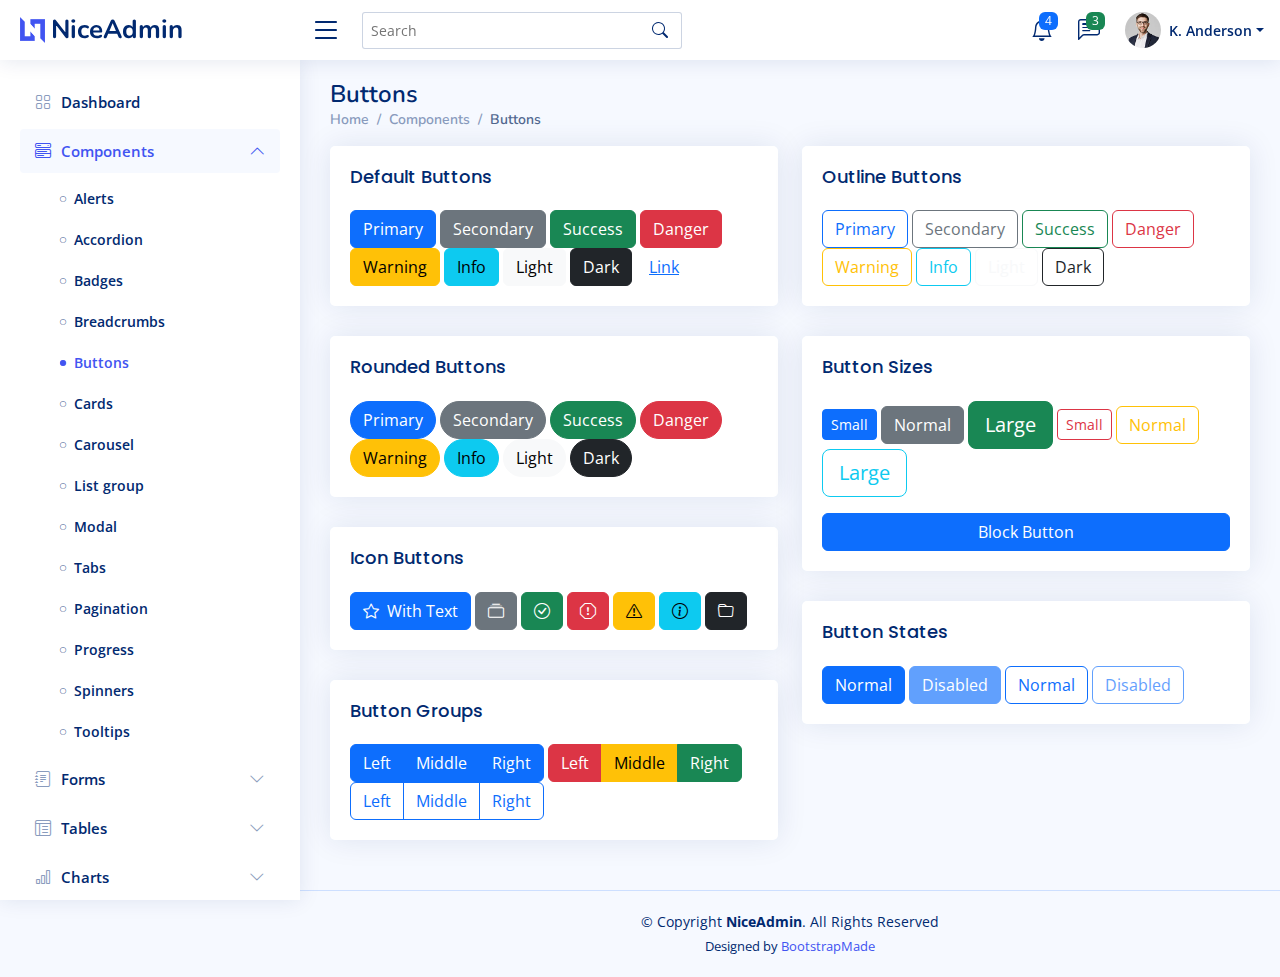
<file: components-buttons.html>
<!DOCTYPE html>
<html lang="en">

<head>
  <meta charset="utf-8">
  <meta content="width=device-width, initial-scale=1.0" name="viewport">

  <title>Components / Buttons - NiceAdmin Bootstrap Template</title>
  <meta content="" name="description">
  <meta content="" name="keywords">

  <!-- Favicons -->
  <link href="assets/img/favicon.png" rel="icon">
  <link href="assets/img/apple-touch-icon.png" rel="apple-touch-icon">

  <!-- Google Fonts -->
  <link href="https://fonts.gstatic.com" rel="preconnect">
  <link href="https://fonts.googleapis.com/css?family=Open+Sans:300,300i,400,400i,600,600i,700,700i|Nunito:300,300i,400,400i,600,600i,700,700i|Poppins:300,300i,400,400i,500,500i,600,600i,700,700i" rel="stylesheet">

  <!-- Vendor CSS Files -->
  <link href="assets/vendor/bootstrap/css/bootstrap.min.css" rel="stylesheet">
  <link href="assets/vendor/bootstrap-icons/bootstrap-icons.css" rel="stylesheet">
  <link href="assets/vendor/boxicons/css/boxicons.min.css" rel="stylesheet">
  <link href="assets/vendor/quill/quill.snow.css" rel="stylesheet">
  <link href="assets/vendor/quill/quill.bubble.css" rel="stylesheet">
  <link href="assets/vendor/remixicon/remixicon.css" rel="stylesheet">
  <link href="assets/vendor/simple-datatables/style.css" rel="stylesheet">

  <!-- Template Main CSS File -->
  <link href="assets/css/style.css" rel="stylesheet">

  <!-- =======================================================
  * Template Name: NiceAdmin
  * Template URL: https://bootstrapmade.com/nice-admin-bootstrap-admin-html-template/
  * Updated: Apr 20 2024 with Bootstrap v5.3.3
  * Author: BootstrapMade.com
  * License: https://bootstrapmade.com/license/
  ======================================================== -->
</head>

<body>

  <!-- ======= Header ======= -->
  <header id="header" class="header fixed-top d-flex align-items-center">

    <div class="d-flex align-items-center justify-content-between">
      <a href="index.html" class="logo d-flex align-items-center">
        <img src="assets/img/logo.png" alt="">
        <span class="d-none d-lg-block">NiceAdmin</span>
      </a>
      <i class="bi bi-list toggle-sidebar-btn"></i>
    </div><!-- End Logo -->

    <div class="search-bar">
      <form class="search-form d-flex align-items-center" method="POST" action="#">
        <input type="text" name="query" placeholder="Search" title="Enter search keyword">
        <button type="submit" title="Search"><i class="bi bi-search"></i></button>
      </form>
    </div><!-- End Search Bar -->

    <nav class="header-nav ms-auto">
      <ul class="d-flex align-items-center">

        <li class="nav-item d-block d-lg-none">
          <a class="nav-link nav-icon search-bar-toggle " href="#">
            <i class="bi bi-search"></i>
          </a>
        </li><!-- End Search Icon-->

        <li class="nav-item dropdown">

          <a class="nav-link nav-icon" href="#" data-bs-toggle="dropdown">
            <i class="bi bi-bell"></i>
            <span class="badge bg-primary badge-number">4</span>
          </a><!-- End Notification Icon -->

          <ul class="dropdown-menu dropdown-menu-end dropdown-menu-arrow notifications">
            <li class="dropdown-header">
              You have 4 new notifications
              <a href="#"><span class="badge rounded-pill bg-primary p-2 ms-2">View all</span></a>
            </li>
            <li>
              <hr class="dropdown-divider">
            </li>

            <li class="notification-item">
              <i class="bi bi-exclamation-circle text-warning"></i>
              <div>
                <h4>Lorem Ipsum</h4>
                <p>Quae dolorem earum veritatis oditseno</p>
                <p>30 min. ago</p>
              </div>
            </li>

            <li>
              <hr class="dropdown-divider">
            </li>

            <li class="notification-item">
              <i class="bi bi-x-circle text-danger"></i>
              <div>
                <h4>Atque rerum nesciunt</h4>
                <p>Quae dolorem earum veritatis oditseno</p>
                <p>1 hr. ago</p>
              </div>
            </li>

            <li>
              <hr class="dropdown-divider">
            </li>

            <li class="notification-item">
              <i class="bi bi-check-circle text-success"></i>
              <div>
                <h4>Sit rerum fuga</h4>
                <p>Quae dolorem earum veritatis oditseno</p>
                <p>2 hrs. ago</p>
              </div>
            </li>

            <li>
              <hr class="dropdown-divider">
            </li>

            <li class="notification-item">
              <i class="bi bi-info-circle text-primary"></i>
              <div>
                <h4>Dicta reprehenderit</h4>
                <p>Quae dolorem earum veritatis oditseno</p>
                <p>4 hrs. ago</p>
              </div>
            </li>

            <li>
              <hr class="dropdown-divider">
            </li>
            <li class="dropdown-footer">
              <a href="#">Show all notifications</a>
            </li>

          </ul><!-- End Notification Dropdown Items -->

        </li><!-- End Notification Nav -->

        <li class="nav-item dropdown">

          <a class="nav-link nav-icon" href="#" data-bs-toggle="dropdown">
            <i class="bi bi-chat-left-text"></i>
            <span class="badge bg-success badge-number">3</span>
          </a><!-- End Messages Icon -->

          <ul class="dropdown-menu dropdown-menu-end dropdown-menu-arrow messages">
            <li class="dropdown-header">
              You have 3 new messages
              <a href="#"><span class="badge rounded-pill bg-primary p-2 ms-2">View all</span></a>
            </li>
            <li>
              <hr class="dropdown-divider">
            </li>

            <li class="message-item">
              <a href="#">
                <img src="assets/img/messages-1.jpg" alt="" class="rounded-circle">
                <div>
                  <h4>Maria Hudson</h4>
                  <p>Velit asperiores et ducimus soluta repudiandae labore officia est ut...</p>
                  <p>4 hrs. ago</p>
                </div>
              </a>
            </li>
            <li>
              <hr class="dropdown-divider">
            </li>

            <li class="message-item">
              <a href="#">
                <img src="assets/img/messages-2.jpg" alt="" class="rounded-circle">
                <div>
                  <h4>Anna Nelson</h4>
                  <p>Velit asperiores et ducimus soluta repudiandae labore officia est ut...</p>
                  <p>6 hrs. ago</p>
                </div>
              </a>
            </li>
            <li>
              <hr class="dropdown-divider">
            </li>

            <li class="message-item">
              <a href="#">
                <img src="assets/img/messages-3.jpg" alt="" class="rounded-circle">
                <div>
                  <h4>David Muldon</h4>
                  <p>Velit asperiores et ducimus soluta repudiandae labore officia est ut...</p>
                  <p>8 hrs. ago</p>
                </div>
              </a>
            </li>
            <li>
              <hr class="dropdown-divider">
            </li>

            <li class="dropdown-footer">
              <a href="#">Show all messages</a>
            </li>

          </ul><!-- End Messages Dropdown Items -->

        </li><!-- End Messages Nav -->

        <li class="nav-item dropdown pe-3">

          <a class="nav-link nav-profile d-flex align-items-center pe-0" href="#" data-bs-toggle="dropdown">
            <img src="assets/img/profile-img.jpg" alt="Profile" class="rounded-circle">
            <span class="d-none d-md-block dropdown-toggle ps-2">K. Anderson</span>
          </a><!-- End Profile Iamge Icon -->

          <ul class="dropdown-menu dropdown-menu-end dropdown-menu-arrow profile">
            <li class="dropdown-header">
              <h6>Kevin Anderson</h6>
              <span>Web Designer</span>
            </li>
            <li>
              <hr class="dropdown-divider">
            </li>

            <li>
              <a class="dropdown-item d-flex align-items-center" href="users-profile.html">
                <i class="bi bi-person"></i>
                <span>My Profile</span>
              </a>
            </li>
            <li>
              <hr class="dropdown-divider">
            </li>

            <li>
              <a class="dropdown-item d-flex align-items-center" href="users-profile.html">
                <i class="bi bi-gear"></i>
                <span>Account Settings</span>
              </a>
            </li>
            <li>
              <hr class="dropdown-divider">
            </li>

            <li>
              <a class="dropdown-item d-flex align-items-center" href="pages-faq.html">
                <i class="bi bi-question-circle"></i>
                <span>Need Help?</span>
              </a>
            </li>
            <li>
              <hr class="dropdown-divider">
            </li>

            <li>
              <a class="dropdown-item d-flex align-items-center" href="#">
                <i class="bi bi-box-arrow-right"></i>
                <span>Sign Out</span>
              </a>
            </li>

          </ul><!-- End Profile Dropdown Items -->
        </li><!-- End Profile Nav -->

      </ul>
    </nav><!-- End Icons Navigation -->

  </header><!-- End Header -->

  <!-- ======= Sidebar ======= -->
  <aside id="sidebar" class="sidebar">

    <ul class="sidebar-nav" id="sidebar-nav">

      <li class="nav-item">
        <a class="nav-link collapsed" href="index.html">
          <i class="bi bi-grid"></i>
          <span>Dashboard</span>
        </a>
      </li><!-- End Dashboard Nav -->

      <li class="nav-item">
        <a class="nav-link " data-bs-target="#components-nav" data-bs-toggle="collapse" href="#">
          <i class="bi bi-menu-button-wide"></i><span>Components</span><i class="bi bi-chevron-down ms-auto"></i>
        </a>
        <ul id="components-nav" class="nav-content collapse show" data-bs-parent="#sidebar-nav">
          <li>
            <a href="components-alerts.html">
              <i class="bi bi-circle"></i><span>Alerts</span>
            </a>
          </li>
          <li>
            <a href="components-accordion.html">
              <i class="bi bi-circle"></i><span>Accordion</span>
            </a>
          </li>
          <li>
            <a href="components-badges.html">
              <i class="bi bi-circle"></i><span>Badges</span>
            </a>
          </li>
          <li>
            <a href="components-breadcrumbs.html">
              <i class="bi bi-circle"></i><span>Breadcrumbs</span>
            </a>
          </li>
          <li>
            <a href="components-buttons.html" class="active">
              <i class="bi bi-circle"></i><span>Buttons</span>
            </a>
          </li>
          <li>
            <a href="components-cards.html">
              <i class="bi bi-circle"></i><span>Cards</span>
            </a>
          </li>
          <li>
            <a href="components-carousel.html">
              <i class="bi bi-circle"></i><span>Carousel</span>
            </a>
          </li>
          <li>
            <a href="components-list-group.html">
              <i class="bi bi-circle"></i><span>List group</span>
            </a>
          </li>
          <li>
            <a href="components-modal.html">
              <i class="bi bi-circle"></i><span>Modal</span>
            </a>
          </li>
          <li>
            <a href="components-tabs.html">
              <i class="bi bi-circle"></i><span>Tabs</span>
            </a>
          </li>
          <li>
            <a href="components-pagination.html">
              <i class="bi bi-circle"></i><span>Pagination</span>
            </a>
          </li>
          <li>
            <a href="components-progress.html">
              <i class="bi bi-circle"></i><span>Progress</span>
            </a>
          </li>
          <li>
            <a href="components-spinners.html">
              <i class="bi bi-circle"></i><span>Spinners</span>
            </a>
          </li>
          <li>
            <a href="components-tooltips.html">
              <i class="bi bi-circle"></i><span>Tooltips</span>
            </a>
          </li>
        </ul>
      </li><!-- End Components Nav -->

      <li class="nav-item">
        <a class="nav-link collapsed" data-bs-target="#forms-nav" data-bs-toggle="collapse" href="#">
          <i class="bi bi-journal-text"></i><span>Forms</span><i class="bi bi-chevron-down ms-auto"></i>
        </a>
        <ul id="forms-nav" class="nav-content collapse " data-bs-parent="#sidebar-nav">
          <li>
            <a href="forms-elements.html">
              <i class="bi bi-circle"></i><span>Form Elements</span>
            </a>
          </li>
          <li>
            <a href="forms-layouts.html">
              <i class="bi bi-circle"></i><span>Form Layouts</span>
            </a>
          </li>
          <li>
            <a href="forms-editors.html">
              <i class="bi bi-circle"></i><span>Form Editors</span>
            </a>
          </li>
          <li>
            <a href="forms-validation.html">
              <i class="bi bi-circle"></i><span>Form Validation</span>
            </a>
          </li>
        </ul>
      </li><!-- End Forms Nav -->

      <li class="nav-item">
        <a class="nav-link collapsed" data-bs-target="#tables-nav" data-bs-toggle="collapse" href="#">
          <i class="bi bi-layout-text-window-reverse"></i><span>Tables</span><i class="bi bi-chevron-down ms-auto"></i>
        </a>
        <ul id="tables-nav" class="nav-content collapse " data-bs-parent="#sidebar-nav">
          <li>
            <a href="tables-general.html">
              <i class="bi bi-circle"></i><span>General Tables</span>
            </a>
          </li>
          <li>
            <a href="tables-data.html">
              <i class="bi bi-circle"></i><span>Data Tables</span>
            </a>
          </li>
        </ul>
      </li><!-- End Tables Nav -->

      <li class="nav-item">
        <a class="nav-link collapsed" data-bs-target="#charts-nav" data-bs-toggle="collapse" href="#">
          <i class="bi bi-bar-chart"></i><span>Charts</span><i class="bi bi-chevron-down ms-auto"></i>
        </a>
        <ul id="charts-nav" class="nav-content collapse " data-bs-parent="#sidebar-nav">
          <li>
            <a href="charts-chartjs.html">
              <i class="bi bi-circle"></i><span>Chart.js</span>
            </a>
          </li>
          <li>
            <a href="charts-apexcharts.html">
              <i class="bi bi-circle"></i><span>ApexCharts</span>
            </a>
          </li>
          <li>
            <a href="charts-echarts.html">
              <i class="bi bi-circle"></i><span>ECharts</span>
            </a>
          </li>
        </ul>
      </li><!-- End Charts Nav -->

      <li class="nav-item">
        <a class="nav-link collapsed" data-bs-target="#icons-nav" data-bs-toggle="collapse" href="#">
          <i class="bi bi-gem"></i><span>Icons</span><i class="bi bi-chevron-down ms-auto"></i>
        </a>
        <ul id="icons-nav" class="nav-content collapse " data-bs-parent="#sidebar-nav">
          <li>
            <a href="icons-bootstrap.html">
              <i class="bi bi-circle"></i><span>Bootstrap Icons</span>
            </a>
          </li>
          <li>
            <a href="icons-remix.html">
              <i class="bi bi-circle"></i><span>Remix Icons</span>
            </a>
          </li>
          <li>
            <a href="icons-boxicons.html">
              <i class="bi bi-circle"></i><span>Boxicons</span>
            </a>
          </li>
        </ul>
      </li><!-- End Icons Nav -->

      <li class="nav-heading">Pages</li>

      <li class="nav-item">
        <a class="nav-link collapsed" href="users-profile.html">
          <i class="bi bi-person"></i>
          <span>Profile</span>
        </a>
      </li><!-- End Profile Page Nav -->

      <li class="nav-item">
        <a class="nav-link collapsed" href="pages-faq.html">
          <i class="bi bi-question-circle"></i>
          <span>F.A.Q</span>
        </a>
      </li><!-- End F.A.Q Page Nav -->

      <li class="nav-item">
        <a class="nav-link collapsed" href="pages-contact.html">
          <i class="bi bi-envelope"></i>
          <span>Contact</span>
        </a>
      </li><!-- End Contact Page Nav -->

      <li class="nav-item">
        <a class="nav-link collapsed" href="pages-register.html">
          <i class="bi bi-card-list"></i>
          <span>Register</span>
        </a>
      </li><!-- End Register Page Nav -->

      <li class="nav-item">
        <a class="nav-link collapsed" href="pages-login.html">
          <i class="bi bi-box-arrow-in-right"></i>
          <span>Login</span>
        </a>
      </li><!-- End Login Page Nav -->

      <li class="nav-item">
        <a class="nav-link collapsed" href="pages-error-404.html">
          <i class="bi bi-dash-circle"></i>
          <span>Error 404</span>
        </a>
      </li><!-- End Error 404 Page Nav -->

      <li class="nav-item">
        <a class="nav-link collapsed" href="pages-blank.html">
          <i class="bi bi-file-earmark"></i>
          <span>Blank</span>
        </a>
      </li><!-- End Blank Page Nav -->

    </ul>

  </aside><!-- End Sidebar-->

  <main id="main" class="main">

    <div class="pagetitle">
      <h1>Buttons</h1>
      <nav>
        <ol class="breadcrumb">
          <li class="breadcrumb-item"><a href="index.html">Home</a></li>
          <li class="breadcrumb-item">Components</li>
          <li class="breadcrumb-item active">Buttons</li>
        </ol>
      </nav>
    </div><!-- End Page Title -->

    <section class="section">
      <div class="row">
        <div class="col-lg-6">

          <div class="card">
            <div class="card-body">
              <h5 class="card-title">Default Buttons</h5>

              <button type="button" class="btn btn-primary">Primary</button>
              <button type="button" class="btn btn-secondary">Secondary</button>
              <button type="button" class="btn btn-success">Success</button>
              <button type="button" class="btn btn-danger">Danger</button>
              <button type="button" class="btn btn-warning">Warning</button>
              <button type="button" class="btn btn-info">Info</button>
              <button type="button" class="btn btn-light">Light</button>
              <button type="button" class="btn btn-dark">Dark</button>
              <button type="button" class="btn btn-link">Link</button>
            </div>
          </div>

          <div class="card">
            <div class="card-body">
              <h5 class="card-title">Rounded Buttons</h5>

              <button type="button" class="btn btn-primary rounded-pill">Primary</button>
              <button type="button" class="btn btn-secondary rounded-pill">Secondary</button>
              <button type="button" class="btn btn-success rounded-pill">Success</button>
              <button type="button" class="btn btn-danger rounded-pill">Danger</button>
              <button type="button" class="btn btn-warning rounded-pill">Warning</button>
              <button type="button" class="btn btn-info rounded-pill">Info</button>
              <button type="button" class="btn btn-light rounded-pill">Light</button>
              <button type="button" class="btn btn-dark rounded-pill">Dark</button>
            </div>
          </div>

          <div class="card">
            <div class="card-body">
              <h5 class="card-title">Icon Buttons</h5>

              <button type="button" class="btn btn-primary"><i class="bi bi-star me-1"></i> With Text</button>
              <button type="button" class="btn btn-secondary"><i class="bi bi-collection"></i></button>
              <button type="button" class="btn btn-success"><i class="bi bi-check-circle"></i></button>
              <button type="button" class="btn btn-danger"><i class="bi bi-exclamation-octagon"></i></button>
              <button type="button" class="btn btn-warning"><i class="bi bi-exclamation-triangle"></i></button>
              <button type="button" class="btn btn-info"><i class="bi bi-info-circle"></i></button>
              <button type="button" class="btn btn-dark"><i class="bi bi-folder"></i></button>
            </div>
          </div>

          <div class="card">
            <div class="card-body">
              <h5 class="card-title">Button Groups</h5>

              <div class="btn-group" role="group" aria-label="Basic example">
                <button type="button" class="btn btn-primary">Left</button>
                <button type="button" class="btn btn-primary">Middle</button>
                <button type="button" class="btn btn-primary">Right</button>
              </div>

              <div class="btn-group" role="group" aria-label="Basic mixed styles example">
                <button type="button" class="btn btn-danger">Left</button>
                <button type="button" class="btn btn-warning">Middle</button>
                <button type="button" class="btn btn-success">Right</button>
              </div>

              <div class="btn-group" role="group" aria-label="Basic outlined example">
                <button type="button" class="btn btn-outline-primary">Left</button>
                <button type="button" class="btn btn-outline-primary">Middle</button>
                <button type="button" class="btn btn-outline-primary">Right</button>
              </div>

            </div>
          </div>

        </div>

        <div class="col-lg-6">

          <div class="card">
            <div class="card-body">
              <h5 class="card-title">Outline Buttons</h5>

              <button type="button" class="btn btn-outline-primary">Primary</button>
              <button type="button" class="btn btn-outline-secondary">Secondary</button>
              <button type="button" class="btn btn-outline-success">Success</button>
              <button type="button" class="btn btn-outline-danger">Danger</button>
              <button type="button" class="btn btn-outline-warning">Warning</button>
              <button type="button" class="btn btn-outline-info">Info</button>
              <button type="button" class="btn btn-outline-light">Light</button>
              <button type="button" class="btn btn-outline-dark">Dark</button>
            </div>
          </div>

          <div class="card">
            <div class="card-body">
              <h5 class="card-title">Button Sizes</h5>

              <button type="button" class="btn btn-primary btn-sm">Small</button>
              <button type="button" class="btn btn-secondary">Normal</button>
              <button type="button" class="btn btn-success btn-lg">Large</button>

              <button type="button" class="btn btn-outline-danger btn-sm">Small</button>
              <button type="button" class="btn btn-outline-warning">Normal</button>
              <button type="button" class="btn btn-outline-info btn-lg">Large</button>

              <div class="d-grid gap-2 mt-3">
                <button class="btn btn-primary" type="button">Block Button</button>
              </div>

            </div>
          </div>

          <div class="card">
            <div class="card-body">
              <h5 class="card-title">Button States</h5>

              <button type="button" class="btn btn-primary">Normal</button>
              <button type="button" class="btn btn-primary" disabled>Disabled</button>
              <button type="button" class="btn btn-outline-primary">Normal</button>
              <button type="button" class="btn btn-outline-primary" disabled>Disabled</button>
            </div>
          </div>

        </div>
      </div>
    </section>

  </main><!-- End #main -->

  <!-- ======= Footer ======= -->
  <footer id="footer" class="footer">
    <div class="copyright">
      &copy; Copyright <strong><span>NiceAdmin</span></strong>. All Rights Reserved
    </div>
    <div class="credits">
      <!-- All the links in the footer should remain intact. -->
      <!-- You can delete the links only if you purchased the pro version. -->
      <!-- Licensing information: https://bootstrapmade.com/license/ -->
      <!-- Purchase the pro version with working PHP/AJAX contact form: https://bootstrapmade.com/nice-admin-bootstrap-admin-html-template/ -->
      Designed by <a href="https://bootstrapmade.com/">BootstrapMade</a>
    </div>
  </footer><!-- End Footer -->

  <a href="#" class="back-to-top d-flex align-items-center justify-content-center"><i class="bi bi-arrow-up-short"></i></a>

  <!-- Vendor JS Files -->
  <script src="assets/vendor/apexcharts/apexcharts.min.js"></script>
  <script src="assets/vendor/bootstrap/js/bootstrap.bundle.min.js"></script>
  <script src="assets/vendor/chart.js/chart.umd.js"></script>
  <script src="assets/vendor/echarts/echarts.min.js"></script>
  <script src="assets/vendor/quill/quill.js"></script>
  <script src="assets/vendor/simple-datatables/simple-datatables.js"></script>
  <script src="assets/vendor/tinymce/tinymce.min.js"></script>
  <script src="assets/vendor/php-email-form/validate.js"></script>

  <!-- Template Main JS File -->
  <script src="assets/js/main.js"></script>

</body>

</html>
</file>
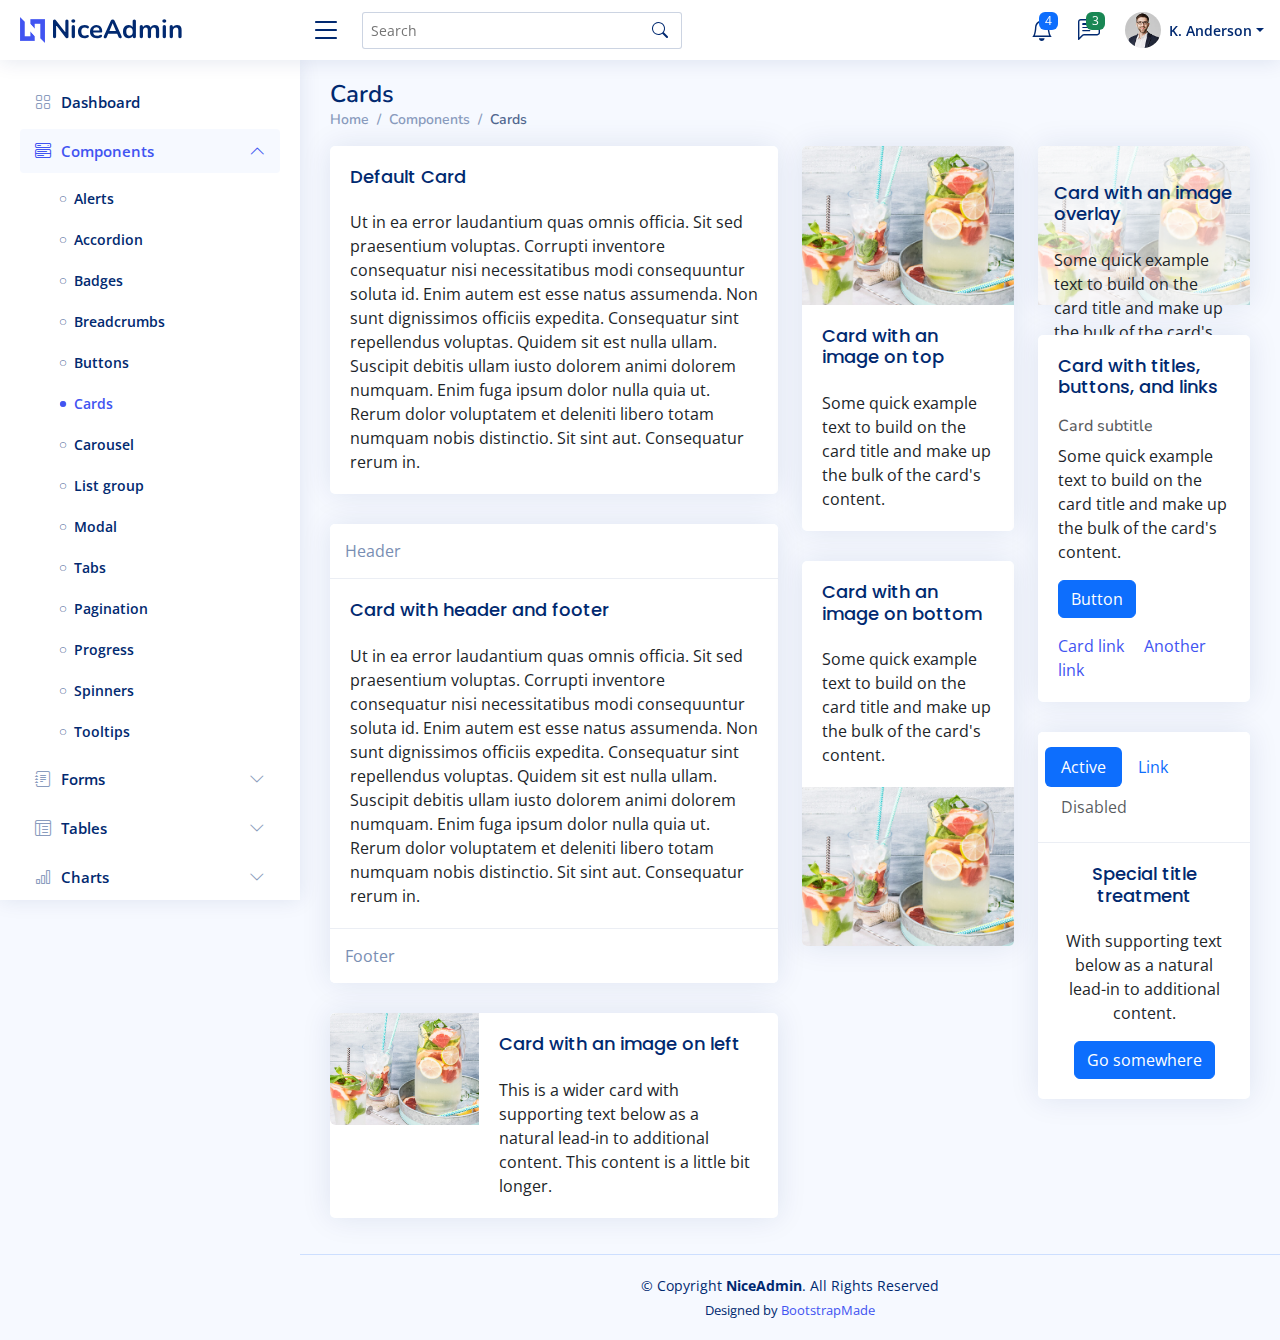
<file: components-cards.html>
<!DOCTYPE html>
<html lang="en">

<head>
  <meta charset="utf-8">
  <meta content="width=device-width, initial-scale=1.0" name="viewport">

  <title>Components / Cards - NiceAdmin Bootstrap Template</title>
  <meta content="" name="description">
  <meta content="" name="keywords">

  <!-- Favicons -->
  <link href="assets/img/favicon.png" rel="icon">
  <link href="assets/img/apple-touch-icon.png" rel="apple-touch-icon">

  <!-- Google Fonts -->
  <link href="https://fonts.gstatic.com" rel="preconnect">
  <link href="https://fonts.googleapis.com/css?family=Open+Sans:300,300i,400,400i,600,600i,700,700i|Nunito:300,300i,400,400i,600,600i,700,700i|Poppins:300,300i,400,400i,500,500i,600,600i,700,700i" rel="stylesheet">

  <!-- Vendor CSS Files -->
  <link href="assets/vendor/bootstrap/css/bootstrap.min.css" rel="stylesheet">
  <link href="assets/vendor/bootstrap-icons/bootstrap-icons.css" rel="stylesheet">
  <link href="assets/vendor/boxicons/css/boxicons.min.css" rel="stylesheet">
  <link href="assets/vendor/quill/quill.snow.css" rel="stylesheet">
  <link href="assets/vendor/quill/quill.bubble.css" rel="stylesheet">
  <link href="assets/vendor/remixicon/remixicon.css" rel="stylesheet">
  <link href="assets/vendor/simple-datatables/style.css" rel="stylesheet">

  <!-- Template Main CSS File -->
  <link href="assets/css/style.css" rel="stylesheet">

  <!-- =======================================================
  * Template Name: NiceAdmin
  * Template URL: https://bootstrapmade.com/nice-admin-bootstrap-admin-html-template/
  * Updated: Apr 20 2024 with Bootstrap v5.3.3
  * Author: BootstrapMade.com
  * License: https://bootstrapmade.com/license/
  ======================================================== -->
</head>

<body>

  <!-- ======= Header ======= -->
  <header id="header" class="header fixed-top d-flex align-items-center">

    <div class="d-flex align-items-center justify-content-between">
      <a href="index.html" class="logo d-flex align-items-center">
        <img src="assets/img/logo.png" alt="">
        <span class="d-none d-lg-block">NiceAdmin</span>
      </a>
      <i class="bi bi-list toggle-sidebar-btn"></i>
    </div><!-- End Logo -->

    <div class="search-bar">
      <form class="search-form d-flex align-items-center" method="POST" action="#">
        <input type="text" name="query" placeholder="Search" title="Enter search keyword">
        <button type="submit" title="Search"><i class="bi bi-search"></i></button>
      </form>
    </div><!-- End Search Bar -->

    <nav class="header-nav ms-auto">
      <ul class="d-flex align-items-center">

        <li class="nav-item d-block d-lg-none">
          <a class="nav-link nav-icon search-bar-toggle " href="#">
            <i class="bi bi-search"></i>
          </a>
        </li><!-- End Search Icon-->

        <li class="nav-item dropdown">

          <a class="nav-link nav-icon" href="#" data-bs-toggle="dropdown">
            <i class="bi bi-bell"></i>
            <span class="badge bg-primary badge-number">4</span>
          </a><!-- End Notification Icon -->

          <ul class="dropdown-menu dropdown-menu-end dropdown-menu-arrow notifications">
            <li class="dropdown-header">
              You have 4 new notifications
              <a href="#"><span class="badge rounded-pill bg-primary p-2 ms-2">View all</span></a>
            </li>
            <li>
              <hr class="dropdown-divider">
            </li>

            <li class="notification-item">
              <i class="bi bi-exclamation-circle text-warning"></i>
              <div>
                <h4>Lorem Ipsum</h4>
                <p>Quae dolorem earum veritatis oditseno</p>
                <p>30 min. ago</p>
              </div>
            </li>

            <li>
              <hr class="dropdown-divider">
            </li>

            <li class="notification-item">
              <i class="bi bi-x-circle text-danger"></i>
              <div>
                <h4>Atque rerum nesciunt</h4>
                <p>Quae dolorem earum veritatis oditseno</p>
                <p>1 hr. ago</p>
              </div>
            </li>

            <li>
              <hr class="dropdown-divider">
            </li>

            <li class="notification-item">
              <i class="bi bi-check-circle text-success"></i>
              <div>
                <h4>Sit rerum fuga</h4>
                <p>Quae dolorem earum veritatis oditseno</p>
                <p>2 hrs. ago</p>
              </div>
            </li>

            <li>
              <hr class="dropdown-divider">
            </li>

            <li class="notification-item">
              <i class="bi bi-info-circle text-primary"></i>
              <div>
                <h4>Dicta reprehenderit</h4>
                <p>Quae dolorem earum veritatis oditseno</p>
                <p>4 hrs. ago</p>
              </div>
            </li>

            <li>
              <hr class="dropdown-divider">
            </li>
            <li class="dropdown-footer">
              <a href="#">Show all notifications</a>
            </li>

          </ul><!-- End Notification Dropdown Items -->

        </li><!-- End Notification Nav -->

        <li class="nav-item dropdown">

          <a class="nav-link nav-icon" href="#" data-bs-toggle="dropdown">
            <i class="bi bi-chat-left-text"></i>
            <span class="badge bg-success badge-number">3</span>
          </a><!-- End Messages Icon -->

          <ul class="dropdown-menu dropdown-menu-end dropdown-menu-arrow messages">
            <li class="dropdown-header">
              You have 3 new messages
              <a href="#"><span class="badge rounded-pill bg-primary p-2 ms-2">View all</span></a>
            </li>
            <li>
              <hr class="dropdown-divider">
            </li>

            <li class="message-item">
              <a href="#">
                <img src="assets/img/messages-1.jpg" alt="" class="rounded-circle">
                <div>
                  <h4>Maria Hudson</h4>
                  <p>Velit asperiores et ducimus soluta repudiandae labore officia est ut...</p>
                  <p>4 hrs. ago</p>
                </div>
              </a>
            </li>
            <li>
              <hr class="dropdown-divider">
            </li>

            <li class="message-item">
              <a href="#">
                <img src="assets/img/messages-2.jpg" alt="" class="rounded-circle">
                <div>
                  <h4>Anna Nelson</h4>
                  <p>Velit asperiores et ducimus soluta repudiandae labore officia est ut...</p>
                  <p>6 hrs. ago</p>
                </div>
              </a>
            </li>
            <li>
              <hr class="dropdown-divider">
            </li>

            <li class="message-item">
              <a href="#">
                <img src="assets/img/messages-3.jpg" alt="" class="rounded-circle">
                <div>
                  <h4>David Muldon</h4>
                  <p>Velit asperiores et ducimus soluta repudiandae labore officia est ut...</p>
                  <p>8 hrs. ago</p>
                </div>
              </a>
            </li>
            <li>
              <hr class="dropdown-divider">
            </li>

            <li class="dropdown-footer">
              <a href="#">Show all messages</a>
            </li>

          </ul><!-- End Messages Dropdown Items -->

        </li><!-- End Messages Nav -->

        <li class="nav-item dropdown pe-3">

          <a class="nav-link nav-profile d-flex align-items-center pe-0" href="#" data-bs-toggle="dropdown">
            <img src="assets/img/profile-img.jpg" alt="Profile" class="rounded-circle">
            <span class="d-none d-md-block dropdown-toggle ps-2">K. Anderson</span>
          </a><!-- End Profile Iamge Icon -->

          <ul class="dropdown-menu dropdown-menu-end dropdown-menu-arrow profile">
            <li class="dropdown-header">
              <h6>Kevin Anderson</h6>
              <span>Web Designer</span>
            </li>
            <li>
              <hr class="dropdown-divider">
            </li>

            <li>
              <a class="dropdown-item d-flex align-items-center" href="users-profile.html">
                <i class="bi bi-person"></i>
                <span>My Profile</span>
              </a>
            </li>
            <li>
              <hr class="dropdown-divider">
            </li>

            <li>
              <a class="dropdown-item d-flex align-items-center" href="users-profile.html">
                <i class="bi bi-gear"></i>
                <span>Account Settings</span>
              </a>
            </li>
            <li>
              <hr class="dropdown-divider">
            </li>

            <li>
              <a class="dropdown-item d-flex align-items-center" href="pages-faq.html">
                <i class="bi bi-question-circle"></i>
                <span>Need Help?</span>
              </a>
            </li>
            <li>
              <hr class="dropdown-divider">
            </li>

            <li>
              <a class="dropdown-item d-flex align-items-center" href="#">
                <i class="bi bi-box-arrow-right"></i>
                <span>Sign Out</span>
              </a>
            </li>

          </ul><!-- End Profile Dropdown Items -->
        </li><!-- End Profile Nav -->

      </ul>
    </nav><!-- End Icons Navigation -->

  </header><!-- End Header -->

  <!-- ======= Sidebar ======= -->
  <aside id="sidebar" class="sidebar">

    <ul class="sidebar-nav" id="sidebar-nav">

      <li class="nav-item">
        <a class="nav-link collapsed" href="index.html">
          <i class="bi bi-grid"></i>
          <span>Dashboard</span>
        </a>
      </li><!-- End Dashboard Nav -->

      <li class="nav-item">
        <a class="nav-link " data-bs-target="#components-nav" data-bs-toggle="collapse" href="#">
          <i class="bi bi-menu-button-wide"></i><span>Components</span><i class="bi bi-chevron-down ms-auto"></i>
        </a>
        <ul id="components-nav" class="nav-content collapse show" data-bs-parent="#sidebar-nav">
          <li>
            <a href="components-alerts.html">
              <i class="bi bi-circle"></i><span>Alerts</span>
            </a>
          </li>
          <li>
            <a href="components-accordion.html">
              <i class="bi bi-circle"></i><span>Accordion</span>
            </a>
          </li>
          <li>
            <a href="components-badges.html">
              <i class="bi bi-circle"></i><span>Badges</span>
            </a>
          </li>
          <li>
            <a href="components-breadcrumbs.html">
              <i class="bi bi-circle"></i><span>Breadcrumbs</span>
            </a>
          </li>
          <li>
            <a href="components-buttons.html">
              <i class="bi bi-circle"></i><span>Buttons</span>
            </a>
          </li>
          <li>
            <a href="components-cards.html" class="active">
              <i class="bi bi-circle"></i><span>Cards</span>
            </a>
          </li>
          <li>
            <a href="components-carousel.html">
              <i class="bi bi-circle"></i><span>Carousel</span>
            </a>
          </li>
          <li>
            <a href="components-list-group.html">
              <i class="bi bi-circle"></i><span>List group</span>
            </a>
          </li>
          <li>
            <a href="components-modal.html">
              <i class="bi bi-circle"></i><span>Modal</span>
            </a>
          </li>
          <li>
            <a href="components-tabs.html">
              <i class="bi bi-circle"></i><span>Tabs</span>
            </a>
          </li>
          <li>
            <a href="components-pagination.html">
              <i class="bi bi-circle"></i><span>Pagination</span>
            </a>
          </li>
          <li>
            <a href="components-progress.html">
              <i class="bi bi-circle"></i><span>Progress</span>
            </a>
          </li>
          <li>
            <a href="components-spinners.html">
              <i class="bi bi-circle"></i><span>Spinners</span>
            </a>
          </li>
          <li>
            <a href="components-tooltips.html">
              <i class="bi bi-circle"></i><span>Tooltips</span>
            </a>
          </li>
        </ul>
      </li><!-- End Components Nav -->

      <li class="nav-item">
        <a class="nav-link collapsed" data-bs-target="#forms-nav" data-bs-toggle="collapse" href="#">
          <i class="bi bi-journal-text"></i><span>Forms</span><i class="bi bi-chevron-down ms-auto"></i>
        </a>
        <ul id="forms-nav" class="nav-content collapse " data-bs-parent="#sidebar-nav">
          <li>
            <a href="forms-elements.html">
              <i class="bi bi-circle"></i><span>Form Elements</span>
            </a>
          </li>
          <li>
            <a href="forms-layouts.html">
              <i class="bi bi-circle"></i><span>Form Layouts</span>
            </a>
          </li>
          <li>
            <a href="forms-editors.html">
              <i class="bi bi-circle"></i><span>Form Editors</span>
            </a>
          </li>
          <li>
            <a href="forms-validation.html">
              <i class="bi bi-circle"></i><span>Form Validation</span>
            </a>
          </li>
        </ul>
      </li><!-- End Forms Nav -->

      <li class="nav-item">
        <a class="nav-link collapsed" data-bs-target="#tables-nav" data-bs-toggle="collapse" href="#">
          <i class="bi bi-layout-text-window-reverse"></i><span>Tables</span><i class="bi bi-chevron-down ms-auto"></i>
        </a>
        <ul id="tables-nav" class="nav-content collapse " data-bs-parent="#sidebar-nav">
          <li>
            <a href="tables-general.html">
              <i class="bi bi-circle"></i><span>General Tables</span>
            </a>
          </li>
          <li>
            <a href="tables-data.html">
              <i class="bi bi-circle"></i><span>Data Tables</span>
            </a>
          </li>
        </ul>
      </li><!-- End Tables Nav -->

      <li class="nav-item">
        <a class="nav-link collapsed" data-bs-target="#charts-nav" data-bs-toggle="collapse" href="#">
          <i class="bi bi-bar-chart"></i><span>Charts</span><i class="bi bi-chevron-down ms-auto"></i>
        </a>
        <ul id="charts-nav" class="nav-content collapse " data-bs-parent="#sidebar-nav">
          <li>
            <a href="charts-chartjs.html">
              <i class="bi bi-circle"></i><span>Chart.js</span>
            </a>
          </li>
          <li>
            <a href="charts-apexcharts.html">
              <i class="bi bi-circle"></i><span>ApexCharts</span>
            </a>
          </li>
          <li>
            <a href="charts-echarts.html">
              <i class="bi bi-circle"></i><span>ECharts</span>
            </a>
          </li>
        </ul>
      </li><!-- End Charts Nav -->

      <li class="nav-item">
        <a class="nav-link collapsed" data-bs-target="#icons-nav" data-bs-toggle="collapse" href="#">
          <i class="bi bi-gem"></i><span>Icons</span><i class="bi bi-chevron-down ms-auto"></i>
        </a>
        <ul id="icons-nav" class="nav-content collapse " data-bs-parent="#sidebar-nav">
          <li>
            <a href="icons-bootstrap.html">
              <i class="bi bi-circle"></i><span>Bootstrap Icons</span>
            </a>
          </li>
          <li>
            <a href="icons-remix.html">
              <i class="bi bi-circle"></i><span>Remix Icons</span>
            </a>
          </li>
          <li>
            <a href="icons-boxicons.html">
              <i class="bi bi-circle"></i><span>Boxicons</span>
            </a>
          </li>
        </ul>
      </li><!-- End Icons Nav -->

      <li class="nav-heading">Pages</li>

      <li class="nav-item">
        <a class="nav-link collapsed" href="users-profile.html">
          <i class="bi bi-person"></i>
          <span>Profile</span>
        </a>
      </li><!-- End Profile Page Nav -->

      <li class="nav-item">
        <a class="nav-link collapsed" href="pages-faq.html">
          <i class="bi bi-question-circle"></i>
          <span>F.A.Q</span>
        </a>
      </li><!-- End F.A.Q Page Nav -->

      <li class="nav-item">
        <a class="nav-link collapsed" href="pages-contact.html">
          <i class="bi bi-envelope"></i>
          <span>Contact</span>
        </a>
      </li><!-- End Contact Page Nav -->

      <li class="nav-item">
        <a class="nav-link collapsed" href="pages-register.html">
          <i class="bi bi-card-list"></i>
          <span>Register</span>
        </a>
      </li><!-- End Register Page Nav -->

      <li class="nav-item">
        <a class="nav-link collapsed" href="pages-login.html">
          <i class="bi bi-box-arrow-in-right"></i>
          <span>Login</span>
        </a>
      </li><!-- End Login Page Nav -->

      <li class="nav-item">
        <a class="nav-link collapsed" href="pages-error-404.html">
          <i class="bi bi-dash-circle"></i>
          <span>Error 404</span>
        </a>
      </li><!-- End Error 404 Page Nav -->

      <li class="nav-item">
        <a class="nav-link collapsed" href="pages-blank.html">
          <i class="bi bi-file-earmark"></i>
          <span>Blank</span>
        </a>
      </li><!-- End Blank Page Nav -->

    </ul>

  </aside><!-- End Sidebar-->

  <main id="main" class="main">

    <div class="pagetitle">
      <h1>Cards</h1>
      <nav>
        <ol class="breadcrumb">
          <li class="breadcrumb-item"><a href="index.html">Home</a></li>
          <li class="breadcrumb-item">Components</li>
          <li class="breadcrumb-item active">Cards</li>
        </ol>
      </nav>
    </div><!-- End Page Title -->

    <section class="section">
      <div class="row align-items-top">
        <div class="col-lg-6">

          <!-- Default Card -->
          <div class="card">
            <div class="card-body">
              <h5 class="card-title">Default Card</h5>
              Ut in ea error laudantium quas omnis officia. Sit sed praesentium voluptas. Corrupti inventore consequatur nisi necessitatibus modi consequuntur soluta id. Enim autem est esse natus assumenda. Non sunt dignissimos officiis expedita. Consequatur sint repellendus voluptas.
              Quidem sit est nulla ullam. Suscipit debitis ullam iusto dolorem animi dolorem numquam. Enim fuga ipsum dolor nulla quia ut.
              Rerum dolor voluptatem et deleniti libero totam numquam nobis distinctio. Sit sint aut. Consequatur rerum in.
            </div>
          </div><!-- End Default Card -->

          <!-- Card with header and footer -->
          <div class="card">
            <div class="card-header">Header</div>
            <div class="card-body">
              <h5 class="card-title">Card with header and footer</h5>
              Ut in ea error laudantium quas omnis officia. Sit sed praesentium voluptas. Corrupti inventore consequatur nisi necessitatibus modi consequuntur soluta id. Enim autem est esse natus assumenda. Non sunt dignissimos officiis expedita. Consequatur sint repellendus voluptas.
              Quidem sit est nulla ullam. Suscipit debitis ullam iusto dolorem animi dolorem numquam. Enim fuga ipsum dolor nulla quia ut.
              Rerum dolor voluptatem et deleniti libero totam numquam nobis distinctio. Sit sint aut. Consequatur rerum in.
            </div>
            <div class="card-footer">
              Footer
            </div>
          </div><!-- End Card with header and footer -->

          <!-- Card with an image on left -->
          <div class="card mb-3">
            <div class="row g-0">
              <div class="col-md-4">
                <img src="assets/img/card.jpg" class="img-fluid rounded-start" alt="...">
              </div>
              <div class="col-md-8">
                <div class="card-body">
                  <h5 class="card-title">Card with an image on left</h5>
                  <p class="card-text">This is a wider card with supporting text below as a natural lead-in to additional content. This content is a little bit longer.</p>
                </div>
              </div>
            </div>
          </div><!-- End Card with an image on left -->

        </div>

        <div class="col-lg-3">

          <!-- Card with an image on top -->
          <div class="card">
            <img src="assets/img/card.jpg" class="card-img-top" alt="...">
            <div class="card-body">
              <h5 class="card-title">Card with an image on top</h5>
              <p class="card-text">Some quick example text to build on the card title and make up the bulk of the card's content.</p>
            </div>
          </div><!-- End Card with an image on top -->

          <!-- Card with an image on bottom -->
          <div class="card">
            <div class="card-body">
              <h5 class="card-title">Card with an image on bottom</h5>
              <p class="card-text">Some quick example text to build on the card title and make up the bulk of the card's content.</p>
            </div>
            <img src="assets/img/card.jpg" class="card-img-bottom" alt="...">
          </div><!-- End Card with an image on bottom -->

        </div>

        <div class="col-lg-3">

          <!-- Card with an image overlay -->
          <div class="card">
            <img src="assets/img/card.jpg" class="card-img-top" alt="...">
            <div class="card-img-overlay">
              <h5 class="card-title">Card with an image overlay</h5>
              <p class="card-text">Some quick example text to build on the card title and make up the bulk of the card's content.</p>
            </div>
          </div><!-- End Card with an image overlay -->

          <!-- Card with titles, buttons, and links -->
          <div class="card">
            <div class="card-body">
              <h5 class="card-title">Card with titles, buttons, and links</h5>
              <h6 class="card-subtitle mb-2 text-muted">Card subtitle</h6>
              <p class="card-text">Some quick example text to build on the card title and make up the bulk of the card's content.</p>
              <p class="card-text"><a href="#" class="btn btn-primary">Button</a></p>
              <a href="#" class="card-link">Card link</a>
              <a href="#" class="card-link">Another link</a>
            </div>
          </div><!-- End Card with titles, buttons, and links -->

          <!-- Special title treatmen -->
          <div class="card text-center">
            <div class="card-header">
              <ul class="nav nav-pills card-header-pills">
                <li class="nav-item">
                  <a class="nav-link active" href="#">Active</a>
                </li>
                <li class="nav-item">
                  <a class="nav-link" href="#">Link</a>
                </li>
                <li class="nav-item">
                  <a class="nav-link disabled" href="#" tabindex="-1" aria-disabled="true">Disabled</a>
                </li>
              </ul>
            </div>
            <div class="card-body">
              <h5 class="card-title">Special title treatment</h5>
              <p class="card-text">With supporting text below as a natural lead-in to additional content.</p>
              <a href="#" class="btn btn-primary">Go somewhere</a>
            </div>
          </div><!-- End Special title treatmen -->

        </div>

      </div>
    </section>

  </main><!-- End #main -->

  <!-- ======= Footer ======= -->
  <footer id="footer" class="footer">
    <div class="copyright">
      &copy; Copyright <strong><span>NiceAdmin</span></strong>. All Rights Reserved
    </div>
    <div class="credits">
      <!-- All the links in the footer should remain intact. -->
      <!-- You can delete the links only if you purchased the pro version. -->
      <!-- Licensing information: https://bootstrapmade.com/license/ -->
      <!-- Purchase the pro version with working PHP/AJAX contact form: https://bootstrapmade.com/nice-admin-bootstrap-admin-html-template/ -->
      Designed by <a href="https://bootstrapmade.com/">BootstrapMade</a>
    </div>
  </footer><!-- End Footer -->

  <a href="#" class="back-to-top d-flex align-items-center justify-content-center"><i class="bi bi-arrow-up-short"></i></a>

  <!-- Vendor JS Files -->
  <script src="assets/vendor/apexcharts/apexcharts.min.js"></script>
  <script src="assets/vendor/bootstrap/js/bootstrap.bundle.min.js"></script>
  <script src="assets/vendor/chart.js/chart.umd.js"></script>
  <script src="assets/vendor/echarts/echarts.min.js"></script>
  <script src="assets/vendor/quill/quill.js"></script>
  <script src="assets/vendor/simple-datatables/simple-datatables.js"></script>
  <script src="assets/vendor/tinymce/tinymce.min.js"></script>
  <script src="assets/vendor/php-email-form/validate.js"></script>

  <!-- Template Main JS File -->
  <script src="assets/js/main.js"></script>

</body>

</html>
</file>
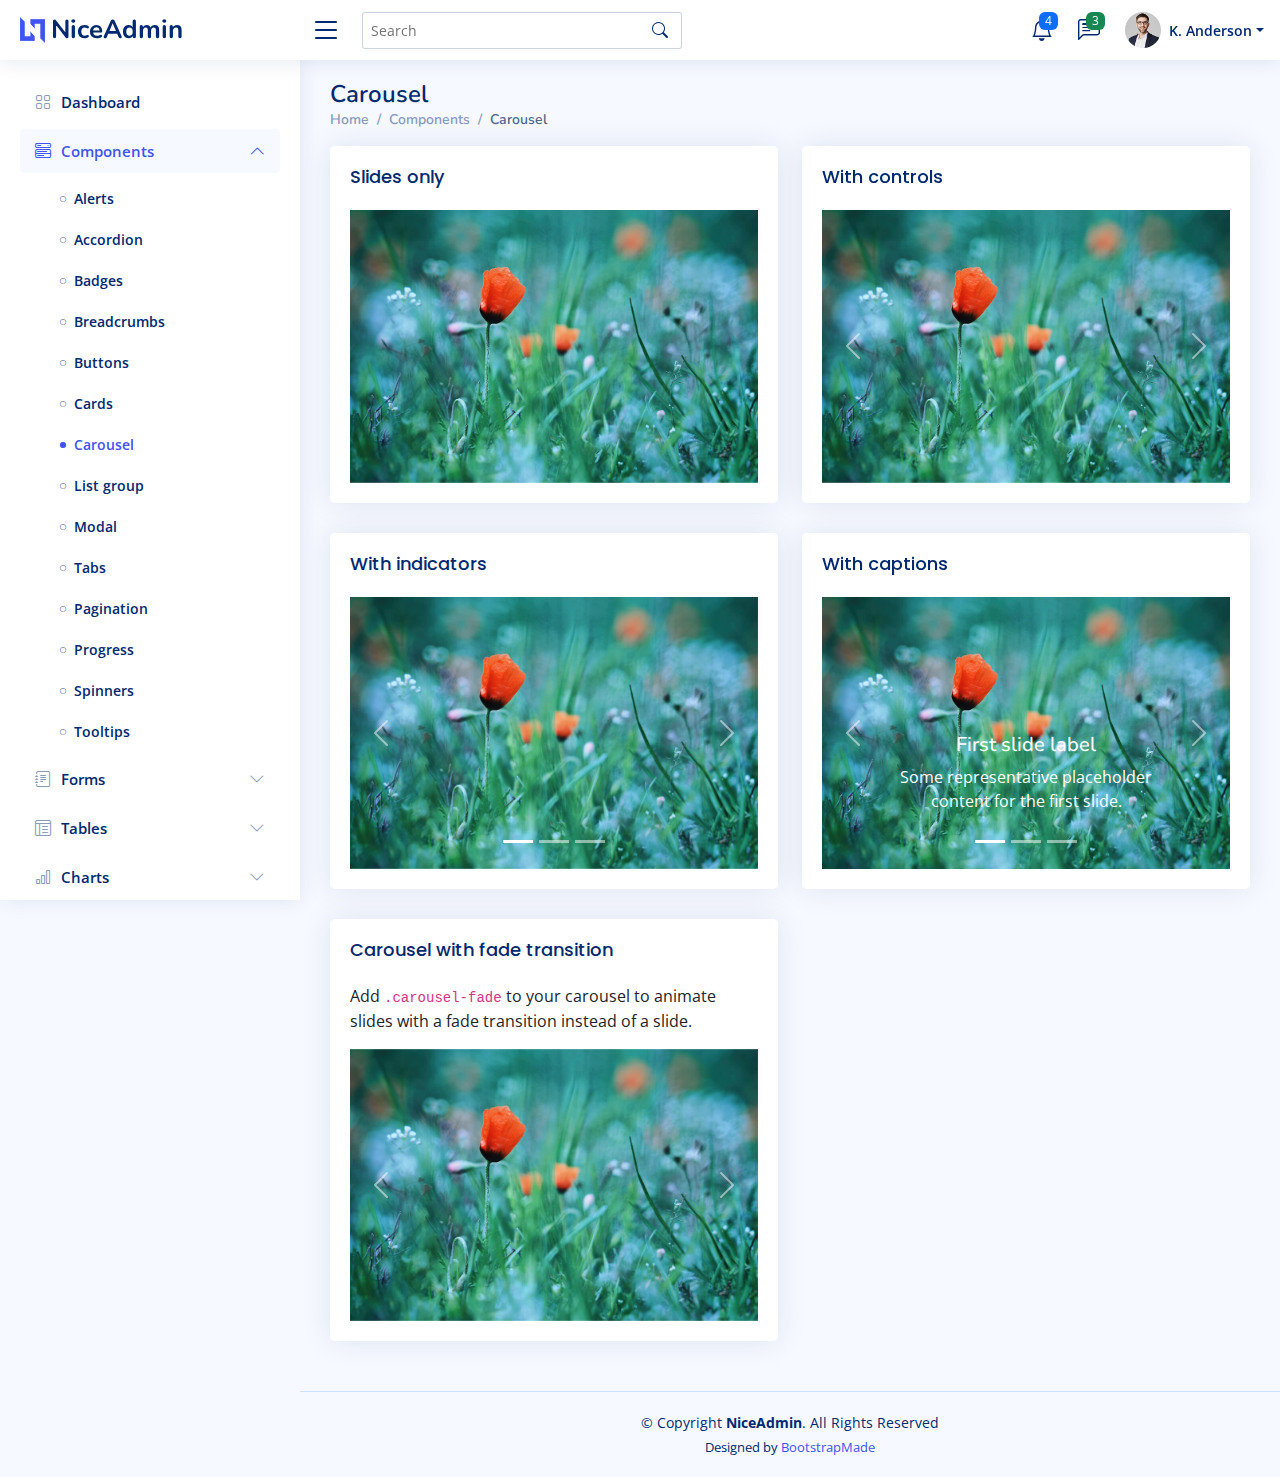
<file: components-carousel.html>
<!DOCTYPE html>
<html lang="en">

<head>
  <meta charset="utf-8">
  <meta content="width=device-width, initial-scale=1.0" name="viewport">

  <title>Components / Carousel - NiceAdmin Bootstrap Template</title>
  <meta content="" name="description">
  <meta content="" name="keywords">

  <!-- Favicons -->
  <link href="assets/img/favicon.png" rel="icon">
  <link href="assets/img/apple-touch-icon.png" rel="apple-touch-icon">

  <!-- Google Fonts -->
  <link href="https://fonts.gstatic.com" rel="preconnect">
  <link href="https://fonts.googleapis.com/css?family=Open+Sans:300,300i,400,400i,600,600i,700,700i|Nunito:300,300i,400,400i,600,600i,700,700i|Poppins:300,300i,400,400i,500,500i,600,600i,700,700i" rel="stylesheet">

  <!-- Vendor CSS Files -->
  <link href="assets/vendor/bootstrap/css/bootstrap.min.css" rel="stylesheet">
  <link href="assets/vendor/bootstrap-icons/bootstrap-icons.css" rel="stylesheet">
  <link href="assets/vendor/boxicons/css/boxicons.min.css" rel="stylesheet">
  <link href="assets/vendor/quill/quill.snow.css" rel="stylesheet">
  <link href="assets/vendor/quill/quill.bubble.css" rel="stylesheet">
  <link href="assets/vendor/remixicon/remixicon.css" rel="stylesheet">
  <link href="assets/vendor/simple-datatables/style.css" rel="stylesheet">

  <!-- Template Main CSS File -->
  <link href="assets/css/style.css" rel="stylesheet">

  <!-- =======================================================
  * Template Name: NiceAdmin
  * Template URL: https://bootstrapmade.com/nice-admin-bootstrap-admin-html-template/
  * Updated: Apr 20 2024 with Bootstrap v5.3.3
  * Author: BootstrapMade.com
  * License: https://bootstrapmade.com/license/
  ======================================================== -->
</head>

<body>

  <!-- ======= Header ======= -->
  <header id="header" class="header fixed-top d-flex align-items-center">

    <div class="d-flex align-items-center justify-content-between">
      <a href="index.html" class="logo d-flex align-items-center">
        <img src="assets/img/logo.png" alt="">
        <span class="d-none d-lg-block">NiceAdmin</span>
      </a>
      <i class="bi bi-list toggle-sidebar-btn"></i>
    </div><!-- End Logo -->

    <div class="search-bar">
      <form class="search-form d-flex align-items-center" method="POST" action="#">
        <input type="text" name="query" placeholder="Search" title="Enter search keyword">
        <button type="submit" title="Search"><i class="bi bi-search"></i></button>
      </form>
    </div><!-- End Search Bar -->

    <nav class="header-nav ms-auto">
      <ul class="d-flex align-items-center">

        <li class="nav-item d-block d-lg-none">
          <a class="nav-link nav-icon search-bar-toggle " href="#">
            <i class="bi bi-search"></i>
          </a>
        </li><!-- End Search Icon-->

        <li class="nav-item dropdown">

          <a class="nav-link nav-icon" href="#" data-bs-toggle="dropdown">
            <i class="bi bi-bell"></i>
            <span class="badge bg-primary badge-number">4</span>
          </a><!-- End Notification Icon -->

          <ul class="dropdown-menu dropdown-menu-end dropdown-menu-arrow notifications">
            <li class="dropdown-header">
              You have 4 new notifications
              <a href="#"><span class="badge rounded-pill bg-primary p-2 ms-2">View all</span></a>
            </li>
            <li>
              <hr class="dropdown-divider">
            </li>

            <li class="notification-item">
              <i class="bi bi-exclamation-circle text-warning"></i>
              <div>
                <h4>Lorem Ipsum</h4>
                <p>Quae dolorem earum veritatis oditseno</p>
                <p>30 min. ago</p>
              </div>
            </li>

            <li>
              <hr class="dropdown-divider">
            </li>

            <li class="notification-item">
              <i class="bi bi-x-circle text-danger"></i>
              <div>
                <h4>Atque rerum nesciunt</h4>
                <p>Quae dolorem earum veritatis oditseno</p>
                <p>1 hr. ago</p>
              </div>
            </li>

            <li>
              <hr class="dropdown-divider">
            </li>

            <li class="notification-item">
              <i class="bi bi-check-circle text-success"></i>
              <div>
                <h4>Sit rerum fuga</h4>
                <p>Quae dolorem earum veritatis oditseno</p>
                <p>2 hrs. ago</p>
              </div>
            </li>

            <li>
              <hr class="dropdown-divider">
            </li>

            <li class="notification-item">
              <i class="bi bi-info-circle text-primary"></i>
              <div>
                <h4>Dicta reprehenderit</h4>
                <p>Quae dolorem earum veritatis oditseno</p>
                <p>4 hrs. ago</p>
              </div>
            </li>

            <li>
              <hr class="dropdown-divider">
            </li>
            <li class="dropdown-footer">
              <a href="#">Show all notifications</a>
            </li>

          </ul><!-- End Notification Dropdown Items -->

        </li><!-- End Notification Nav -->

        <li class="nav-item dropdown">

          <a class="nav-link nav-icon" href="#" data-bs-toggle="dropdown">
            <i class="bi bi-chat-left-text"></i>
            <span class="badge bg-success badge-number">3</span>
          </a><!-- End Messages Icon -->

          <ul class="dropdown-menu dropdown-menu-end dropdown-menu-arrow messages">
            <li class="dropdown-header">
              You have 3 new messages
              <a href="#"><span class="badge rounded-pill bg-primary p-2 ms-2">View all</span></a>
            </li>
            <li>
              <hr class="dropdown-divider">
            </li>

            <li class="message-item">
              <a href="#">
                <img src="assets/img/messages-1.jpg" alt="" class="rounded-circle">
                <div>
                  <h4>Maria Hudson</h4>
                  <p>Velit asperiores et ducimus soluta repudiandae labore officia est ut...</p>
                  <p>4 hrs. ago</p>
                </div>
              </a>
            </li>
            <li>
              <hr class="dropdown-divider">
            </li>

            <li class="message-item">
              <a href="#">
                <img src="assets/img/messages-2.jpg" alt="" class="rounded-circle">
                <div>
                  <h4>Anna Nelson</h4>
                  <p>Velit asperiores et ducimus soluta repudiandae labore officia est ut...</p>
                  <p>6 hrs. ago</p>
                </div>
              </a>
            </li>
            <li>
              <hr class="dropdown-divider">
            </li>

            <li class="message-item">
              <a href="#">
                <img src="assets/img/messages-3.jpg" alt="" class="rounded-circle">
                <div>
                  <h4>David Muldon</h4>
                  <p>Velit asperiores et ducimus soluta repudiandae labore officia est ut...</p>
                  <p>8 hrs. ago</p>
                </div>
              </a>
            </li>
            <li>
              <hr class="dropdown-divider">
            </li>

            <li class="dropdown-footer">
              <a href="#">Show all messages</a>
            </li>

          </ul><!-- End Messages Dropdown Items -->

        </li><!-- End Messages Nav -->

        <li class="nav-item dropdown pe-3">

          <a class="nav-link nav-profile d-flex align-items-center pe-0" href="#" data-bs-toggle="dropdown">
            <img src="assets/img/profile-img.jpg" alt="Profile" class="rounded-circle">
            <span class="d-none d-md-block dropdown-toggle ps-2">K. Anderson</span>
          </a><!-- End Profile Iamge Icon -->

          <ul class="dropdown-menu dropdown-menu-end dropdown-menu-arrow profile">
            <li class="dropdown-header">
              <h6>Kevin Anderson</h6>
              <span>Web Designer</span>
            </li>
            <li>
              <hr class="dropdown-divider">
            </li>

            <li>
              <a class="dropdown-item d-flex align-items-center" href="users-profile.html">
                <i class="bi bi-person"></i>
                <span>My Profile</span>
              </a>
            </li>
            <li>
              <hr class="dropdown-divider">
            </li>

            <li>
              <a class="dropdown-item d-flex align-items-center" href="users-profile.html">
                <i class="bi bi-gear"></i>
                <span>Account Settings</span>
              </a>
            </li>
            <li>
              <hr class="dropdown-divider">
            </li>

            <li>
              <a class="dropdown-item d-flex align-items-center" href="pages-faq.html">
                <i class="bi bi-question-circle"></i>
                <span>Need Help?</span>
              </a>
            </li>
            <li>
              <hr class="dropdown-divider">
            </li>

            <li>
              <a class="dropdown-item d-flex align-items-center" href="#">
                <i class="bi bi-box-arrow-right"></i>
                <span>Sign Out</span>
              </a>
            </li>

          </ul><!-- End Profile Dropdown Items -->
        </li><!-- End Profile Nav -->

      </ul>
    </nav><!-- End Icons Navigation -->

  </header><!-- End Header -->

  <!-- ======= Sidebar ======= -->
  <aside id="sidebar" class="sidebar">

    <ul class="sidebar-nav" id="sidebar-nav">

      <li class="nav-item">
        <a class="nav-link collapsed" href="index.html">
          <i class="bi bi-grid"></i>
          <span>Dashboard</span>
        </a>
      </li><!-- End Dashboard Nav -->

      <li class="nav-item">
        <a class="nav-link " data-bs-target="#components-nav" data-bs-toggle="collapse" href="#">
          <i class="bi bi-menu-button-wide"></i><span>Components</span><i class="bi bi-chevron-down ms-auto"></i>
        </a>
        <ul id="components-nav" class="nav-content collapse show" data-bs-parent="#sidebar-nav">
          <li>
            <a href="components-alerts.html">
              <i class="bi bi-circle"></i><span>Alerts</span>
            </a>
          </li>
          <li>
            <a href="components-accordion.html">
              <i class="bi bi-circle"></i><span>Accordion</span>
            </a>
          </li>
          <li>
            <a href="components-badges.html">
              <i class="bi bi-circle"></i><span>Badges</span>
            </a>
          </li>
          <li>
            <a href="components-breadcrumbs.html">
              <i class="bi bi-circle"></i><span>Breadcrumbs</span>
            </a>
          </li>
          <li>
            <a href="components-buttons.html">
              <i class="bi bi-circle"></i><span>Buttons</span>
            </a>
          </li>
          <li>
            <a href="components-cards.html">
              <i class="bi bi-circle"></i><span>Cards</span>
            </a>
          </li>
          <li>
            <a href="components-carousel.html" class="active">
              <i class="bi bi-circle"></i><span>Carousel</span>
            </a>
          </li>
          <li>
            <a href="components-list-group.html">
              <i class="bi bi-circle"></i><span>List group</span>
            </a>
          </li>
          <li>
            <a href="components-modal.html">
              <i class="bi bi-circle"></i><span>Modal</span>
            </a>
          </li>
          <li>
            <a href="components-tabs.html">
              <i class="bi bi-circle"></i><span>Tabs</span>
            </a>
          </li>
          <li>
            <a href="components-pagination.html">
              <i class="bi bi-circle"></i><span>Pagination</span>
            </a>
          </li>
          <li>
            <a href="components-progress.html">
              <i class="bi bi-circle"></i><span>Progress</span>
            </a>
          </li>
          <li>
            <a href="components-spinners.html">
              <i class="bi bi-circle"></i><span>Spinners</span>
            </a>
          </li>
          <li>
            <a href="components-tooltips.html">
              <i class="bi bi-circle"></i><span>Tooltips</span>
            </a>
          </li>
        </ul>
      </li><!-- End Components Nav -->

      <li class="nav-item">
        <a class="nav-link collapsed" data-bs-target="#forms-nav" data-bs-toggle="collapse" href="#">
          <i class="bi bi-journal-text"></i><span>Forms</span><i class="bi bi-chevron-down ms-auto"></i>
        </a>
        <ul id="forms-nav" class="nav-content collapse " data-bs-parent="#sidebar-nav">
          <li>
            <a href="forms-elements.html">
              <i class="bi bi-circle"></i><span>Form Elements</span>
            </a>
          </li>
          <li>
            <a href="forms-layouts.html">
              <i class="bi bi-circle"></i><span>Form Layouts</span>
            </a>
          </li>
          <li>
            <a href="forms-editors.html">
              <i class="bi bi-circle"></i><span>Form Editors</span>
            </a>
          </li>
          <li>
            <a href="forms-validation.html">
              <i class="bi bi-circle"></i><span>Form Validation</span>
            </a>
          </li>
        </ul>
      </li><!-- End Forms Nav -->

      <li class="nav-item">
        <a class="nav-link collapsed" data-bs-target="#tables-nav" data-bs-toggle="collapse" href="#">
          <i class="bi bi-layout-text-window-reverse"></i><span>Tables</span><i class="bi bi-chevron-down ms-auto"></i>
        </a>
        <ul id="tables-nav" class="nav-content collapse " data-bs-parent="#sidebar-nav">
          <li>
            <a href="tables-general.html">
              <i class="bi bi-circle"></i><span>General Tables</span>
            </a>
          </li>
          <li>
            <a href="tables-data.html">
              <i class="bi bi-circle"></i><span>Data Tables</span>
            </a>
          </li>
        </ul>
      </li><!-- End Tables Nav -->

      <li class="nav-item">
        <a class="nav-link collapsed" data-bs-target="#charts-nav" data-bs-toggle="collapse" href="#">
          <i class="bi bi-bar-chart"></i><span>Charts</span><i class="bi bi-chevron-down ms-auto"></i>
        </a>
        <ul id="charts-nav" class="nav-content collapse " data-bs-parent="#sidebar-nav">
          <li>
            <a href="charts-chartjs.html">
              <i class="bi bi-circle"></i><span>Chart.js</span>
            </a>
          </li>
          <li>
            <a href="charts-apexcharts.html">
              <i class="bi bi-circle"></i><span>ApexCharts</span>
            </a>
          </li>
          <li>
            <a href="charts-echarts.html">
              <i class="bi bi-circle"></i><span>ECharts</span>
            </a>
          </li>
        </ul>
      </li><!-- End Charts Nav -->

      <li class="nav-item">
        <a class="nav-link collapsed" data-bs-target="#icons-nav" data-bs-toggle="collapse" href="#">
          <i class="bi bi-gem"></i><span>Icons</span><i class="bi bi-chevron-down ms-auto"></i>
        </a>
        <ul id="icons-nav" class="nav-content collapse " data-bs-parent="#sidebar-nav">
          <li>
            <a href="icons-bootstrap.html">
              <i class="bi bi-circle"></i><span>Bootstrap Icons</span>
            </a>
          </li>
          <li>
            <a href="icons-remix.html">
              <i class="bi bi-circle"></i><span>Remix Icons</span>
            </a>
          </li>
          <li>
            <a href="icons-boxicons.html">
              <i class="bi bi-circle"></i><span>Boxicons</span>
            </a>
          </li>
        </ul>
      </li><!-- End Icons Nav -->

      <li class="nav-heading">Pages</li>

      <li class="nav-item">
        <a class="nav-link collapsed" href="users-profile.html">
          <i class="bi bi-person"></i>
          <span>Profile</span>
        </a>
      </li><!-- End Profile Page Nav -->

      <li class="nav-item">
        <a class="nav-link collapsed" href="pages-faq.html">
          <i class="bi bi-question-circle"></i>
          <span>F.A.Q</span>
        </a>
      </li><!-- End F.A.Q Page Nav -->

      <li class="nav-item">
        <a class="nav-link collapsed" href="pages-contact.html">
          <i class="bi bi-envelope"></i>
          <span>Contact</span>
        </a>
      </li><!-- End Contact Page Nav -->

      <li class="nav-item">
        <a class="nav-link collapsed" href="pages-register.html">
          <i class="bi bi-card-list"></i>
          <span>Register</span>
        </a>
      </li><!-- End Register Page Nav -->

      <li class="nav-item">
        <a class="nav-link collapsed" href="pages-login.html">
          <i class="bi bi-box-arrow-in-right"></i>
          <span>Login</span>
        </a>
      </li><!-- End Login Page Nav -->

      <li class="nav-item">
        <a class="nav-link collapsed" href="pages-error-404.html">
          <i class="bi bi-dash-circle"></i>
          <span>Error 404</span>
        </a>
      </li><!-- End Error 404 Page Nav -->

      <li class="nav-item">
        <a class="nav-link collapsed" href="pages-blank.html">
          <i class="bi bi-file-earmark"></i>
          <span>Blank</span>
        </a>
      </li><!-- End Blank Page Nav -->

    </ul>

  </aside><!-- End Sidebar-->

  <main id="main" class="main">

    <div class="pagetitle">
      <h1>Carousel</h1>
      <nav>
        <ol class="breadcrumb">
          <li class="breadcrumb-item"><a href="index.html">Home</a></li>
          <li class="breadcrumb-item">Components</li>
          <li class="breadcrumb-item active">Carousel</li>
        </ol>
      </nav>
    </div><!-- End Page Title -->

    <section class="section">
      <div class="row">
        <div class="col-lg-6">

          <div class="card">
            <div class="card-body">
              <h5 class="card-title">Slides only</h5>

              <!-- Slides only carousel -->
              <div id="carouselExampleSlidesOnly" class="carousel slide" data-bs-ride="carousel">
                <div class="carousel-inner">
                  <div class="carousel-item active">
                    <img src="assets/img/slides-1.jpg" class="d-block w-100" alt="...">
                  </div>
                  <div class="carousel-item">
                    <img src="assets/img/slides-2.jpg" class="d-block w-100" alt="...">
                  </div>
                  <div class="carousel-item">
                    <img src="assets/img/slides-3.jpg" class="d-block w-100" alt="...">
                  </div>
                </div>
              </div><!-- End Slides only carousel-->

            </div>
          </div>

          <div class="card">
            <div class="card-body">
              <h5 class="card-title">With indicators</h5>

              <!-- Slides with indicators -->
              <div id="carouselExampleIndicators" class="carousel slide" data-bs-ride="carousel">
                <div class="carousel-indicators">
                  <button type="button" data-bs-target="#carouselExampleIndicators" data-bs-slide-to="0" class="active" aria-current="true" aria-label="Slide 1"></button>
                  <button type="button" data-bs-target="#carouselExampleIndicators" data-bs-slide-to="1" aria-label="Slide 2"></button>
                  <button type="button" data-bs-target="#carouselExampleIndicators" data-bs-slide-to="2" aria-label="Slide 3"></button>
                </div>
                <div class="carousel-inner">
                  <div class="carousel-item active">
                    <img src="assets/img/slides-1.jpg" class="d-block w-100" alt="...">
                  </div>
                  <div class="carousel-item">
                    <img src="assets/img/slides-2.jpg" class="d-block w-100" alt="...">
                  </div>
                  <div class="carousel-item">
                    <img src="assets/img/slides-3.jpg" class="d-block w-100" alt="...">
                  </div>
                </div>

                <button class="carousel-control-prev" type="button" data-bs-target="#carouselExampleIndicators" data-bs-slide="prev">
                  <span class="carousel-control-prev-icon" aria-hidden="true"></span>
                  <span class="visually-hidden">Previous</span>
                </button>
                <button class="carousel-control-next" type="button" data-bs-target="#carouselExampleIndicators" data-bs-slide="next">
                  <span class="carousel-control-next-icon" aria-hidden="true"></span>
                  <span class="visually-hidden">Next</span>
                </button>

              </div><!-- End Slides with indicators -->

            </div>
          </div>

          <div class="card">
            <div class="card-body">
              <h5 class="card-title">Carousel with fade transition</h5>
              <p>Add <code>.carousel-fade</code> to your carousel to animate slides with a fade transition instead of a slide.</p>

              <!-- Slides with fade transition -->
              <div id="carouselExampleFade" class="carousel slide carousel-fade" data-bs-ride="carousel">
                <div class="carousel-inner">
                  <div class="carousel-item active">
                    <img src="assets/img/slides-1.jpg" class="d-block w-100" alt="...">
                  </div>
                  <div class="carousel-item">
                    <img src="assets/img/slides-2.jpg" class="d-block w-100" alt="...">
                  </div>
                  <div class="carousel-item">
                    <img src="assets/img/slides-3.jpg" class="d-block w-100" alt="...">
                  </div>
                </div>

                <button class="carousel-control-prev" type="button" data-bs-target="#carouselExampleFade" data-bs-slide="prev">
                  <span class="carousel-control-prev-icon" aria-hidden="true"></span>
                  <span class="visually-hidden">Previous</span>
                </button>
                <button class="carousel-control-next" type="button" data-bs-target="#carouselExampleFade" data-bs-slide="next">
                  <span class="carousel-control-next-icon" aria-hidden="true"></span>
                  <span class="visually-hidden">Next</span>
                </button>

              </div><!-- End Slides with fade transition -->

            </div>
          </div>

        </div>

        <div class="col-lg-6">

          <div class="card">
            <div class="card-body">
              <h5 class="card-title">With controls</h5>

              <!-- Slides with controls -->
              <div id="carouselExampleControls" class="carousel slide" data-bs-ride="carousel">
                <div class="carousel-inner">
                  <div class="carousel-item active">
                    <img src="assets/img/slides-1.jpg" class="d-block w-100" alt="...">
                  </div>
                  <div class="carousel-item">
                    <img src="assets/img/slides-2.jpg" class="d-block w-100" alt="...">
                  </div>
                  <div class="carousel-item">
                    <img src="assets/img/slides-3.jpg" class="d-block w-100" alt="...">
                  </div>
                </div>

                <button class="carousel-control-prev" type="button" data-bs-target="#carouselExampleControls" data-bs-slide="prev">
                  <span class="carousel-control-prev-icon" aria-hidden="true"></span>
                  <span class="visually-hidden">Previous</span>
                </button>
                <button class="carousel-control-next" type="button" data-bs-target="#carouselExampleControls" data-bs-slide="next">
                  <span class="carousel-control-next-icon" aria-hidden="true"></span>
                  <span class="visually-hidden">Next</span>
                </button>

              </div><!-- End Slides with controls -->

            </div>
          </div>

          <div class="card">
            <div class="card-body">
              <h5 class="card-title">With captions</h5>

              <!-- Slides with captions -->
              <div id="carouselExampleCaptions" class="carousel slide" data-bs-ride="carousel">
                <div class="carousel-indicators">
                  <button type="button" data-bs-target="#carouselExampleCaptions" data-bs-slide-to="0" class="active" aria-current="true" aria-label="Slide 1"></button>
                  <button type="button" data-bs-target="#carouselExampleCaptions" data-bs-slide-to="1" aria-label="Slide 2"></button>
                  <button type="button" data-bs-target="#carouselExampleCaptions" data-bs-slide-to="2" aria-label="Slide 3"></button>
                </div>
                <div class="carousel-inner">
                  <div class="carousel-item active">
                    <img src="assets/img/slides-1.jpg" class="d-block w-100" alt="...">
                    <div class="carousel-caption d-none d-md-block">
                      <h5>First slide label</h5>
                      <p>Some representative placeholder content for the first slide.</p>
                    </div>
                  </div>
                  <div class="carousel-item">
                    <img src="assets/img/slides-2.jpg" class="d-block w-100" alt="...">
                    <div class="carousel-caption d-none d-md-block">
                      <h5>Second slide label</h5>
                      <p>Some representative placeholder content for the second slide.</p>
                    </div>
                  </div>
                  <div class="carousel-item">
                    <img src="assets/img/slides-3.jpg" class="d-block w-100" alt="...">
                    <div class="carousel-caption d-none d-md-block">
                      <h5>Third slide label</h5>
                      <p>Some representative placeholder content for the third slide.</p>
                    </div>
                  </div>
                </div>

                <button class="carousel-control-prev" type="button" data-bs-target="#carouselExampleCaptions" data-bs-slide="prev">
                  <span class="carousel-control-prev-icon" aria-hidden="true"></span>
                  <span class="visually-hidden">Previous</span>
                </button>
                <button class="carousel-control-next" type="button" data-bs-target="#carouselExampleCaptions" data-bs-slide="next">
                  <span class="carousel-control-next-icon" aria-hidden="true"></span>
                  <span class="visually-hidden">Next</span>
                </button>

              </div><!-- End Slides with captions -->

            </div>
          </div>

        </div>
      </div>
    </section>

  </main><!-- End #main -->

  <!-- ======= Footer ======= -->
  <footer id="footer" class="footer">
    <div class="copyright">
      &copy; Copyright <strong><span>NiceAdmin</span></strong>. All Rights Reserved
    </div>
    <div class="credits">
      <!-- All the links in the footer should remain intact. -->
      <!-- You can delete the links only if you purchased the pro version. -->
      <!-- Licensing information: https://bootstrapmade.com/license/ -->
      <!-- Purchase the pro version with working PHP/AJAX contact form: https://bootstrapmade.com/nice-admin-bootstrap-admin-html-template/ -->
      Designed by <a href="https://bootstrapmade.com/">BootstrapMade</a>
    </div>
  </footer><!-- End Footer -->

  <a href="#" class="back-to-top d-flex align-items-center justify-content-center"><i class="bi bi-arrow-up-short"></i></a>

  <!-- Vendor JS Files -->
  <script src="assets/vendor/apexcharts/apexcharts.min.js"></script>
  <script src="assets/vendor/bootstrap/js/bootstrap.bundle.min.js"></script>
  <script src="assets/vendor/chart.js/chart.umd.js"></script>
  <script src="assets/vendor/echarts/echarts.min.js"></script>
  <script src="assets/vendor/quill/quill.js"></script>
  <script src="assets/vendor/simple-datatables/simple-datatables.js"></script>
  <script src="assets/vendor/tinymce/tinymce.min.js"></script>
  <script src="assets/vendor/php-email-form/validate.js"></script>

  <!-- Template Main JS File -->
  <script src="assets/js/main.js"></script>

</body>

</html>
</file>
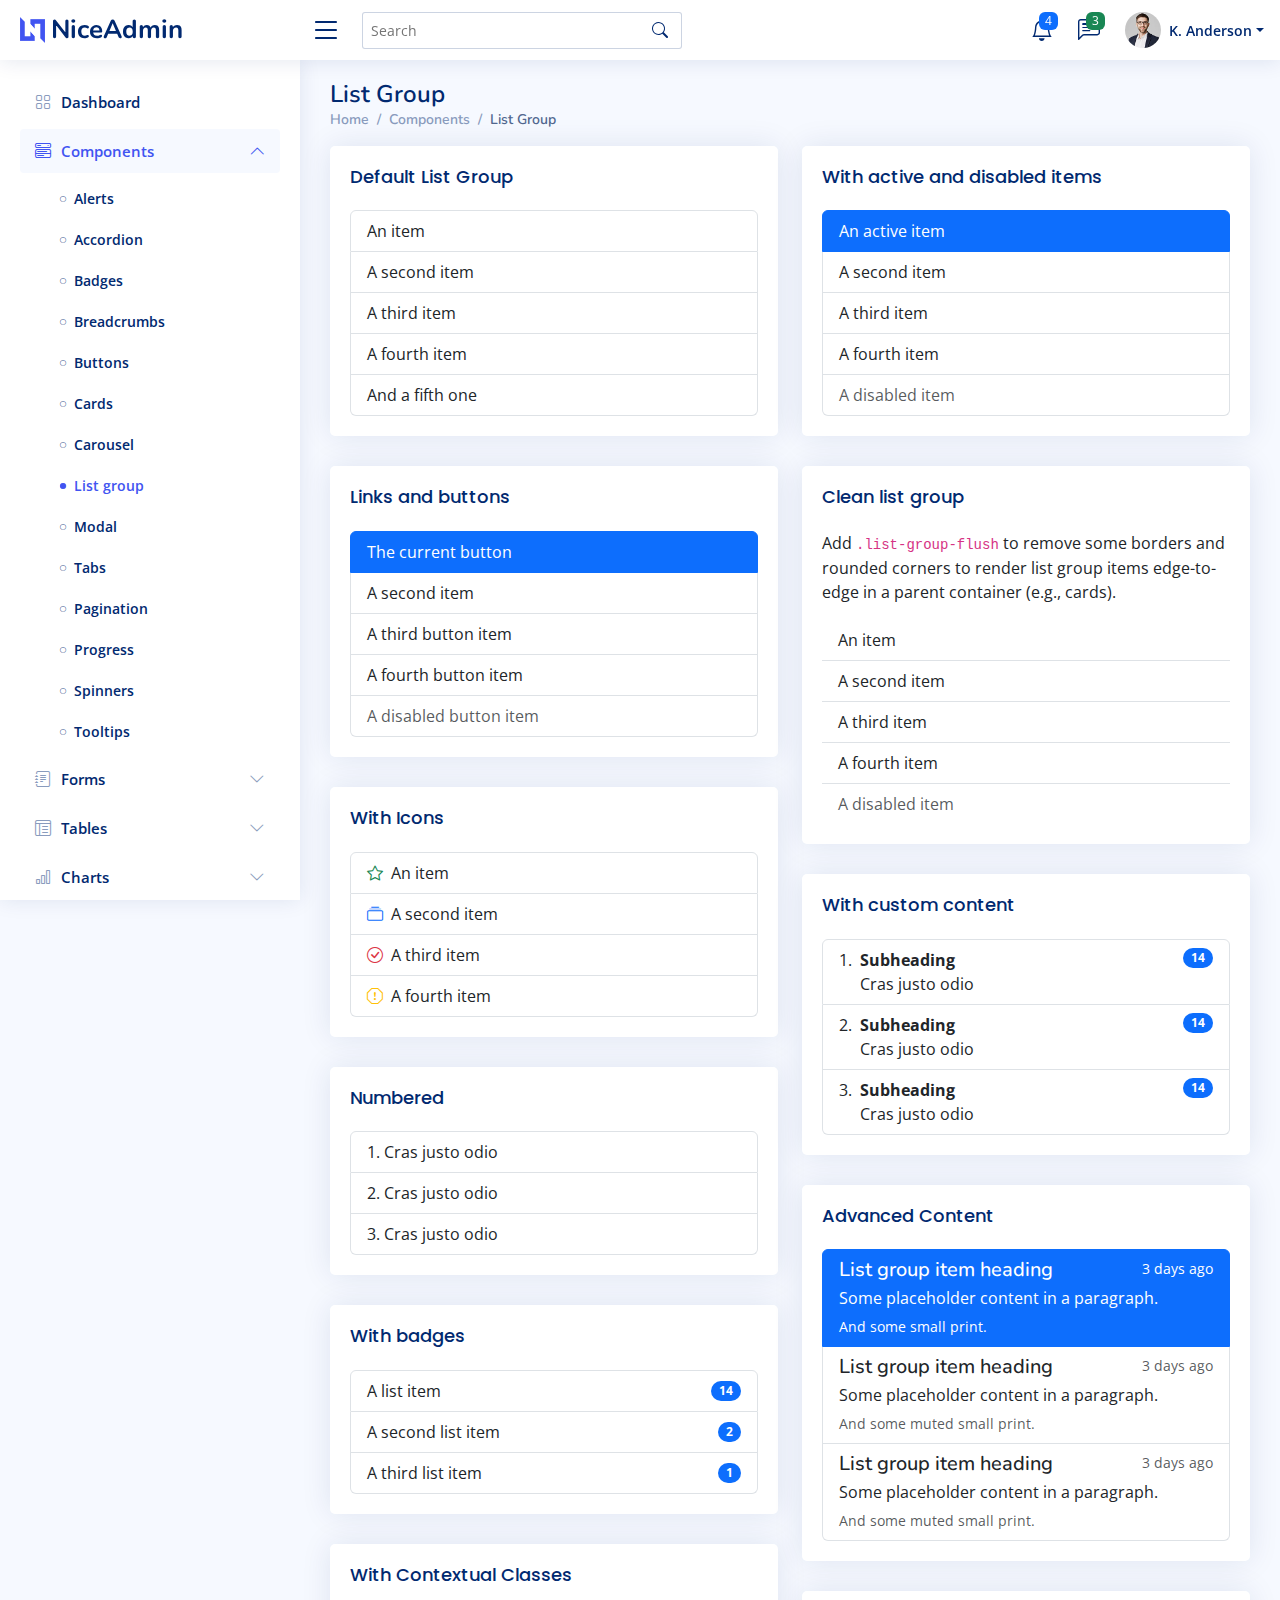
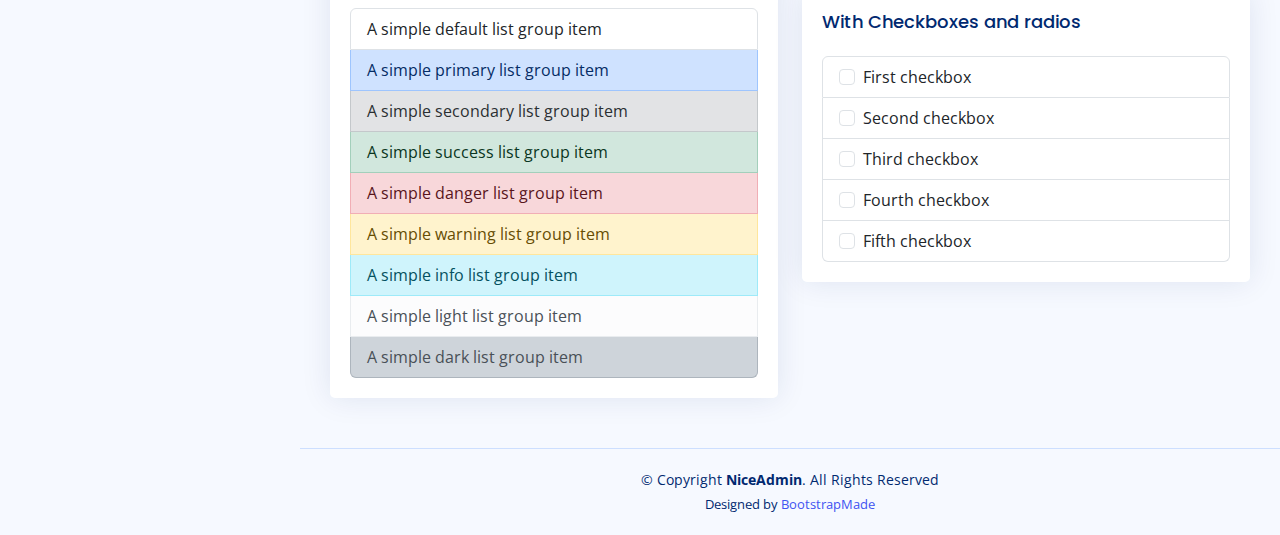
<file: components-list-group.html>
<!DOCTYPE html>
<html lang="en">

<head>
  <meta charset="utf-8">
  <meta content="width=device-width, initial-scale=1.0" name="viewport">

  <title>Components / List Group - NiceAdmin Bootstrap Template</title>
  <meta content="" name="description">
  <meta content="" name="keywords">

  <!-- Favicons -->
  <link href="assets/img/favicon.png" rel="icon">
  <link href="assets/img/apple-touch-icon.png" rel="apple-touch-icon">

  <!-- Google Fonts -->
  <link href="https://fonts.gstatic.com" rel="preconnect">
  <link href="https://fonts.googleapis.com/css?family=Open+Sans:300,300i,400,400i,600,600i,700,700i|Nunito:300,300i,400,400i,600,600i,700,700i|Poppins:300,300i,400,400i,500,500i,600,600i,700,700i" rel="stylesheet">

  <!-- Vendor CSS Files -->
  <link href="assets/vendor/bootstrap/css/bootstrap.min.css" rel="stylesheet">
  <link href="assets/vendor/bootstrap-icons/bootstrap-icons.css" rel="stylesheet">
  <link href="assets/vendor/boxicons/css/boxicons.min.css" rel="stylesheet">
  <link href="assets/vendor/quill/quill.snow.css" rel="stylesheet">
  <link href="assets/vendor/quill/quill.bubble.css" rel="stylesheet">
  <link href="assets/vendor/remixicon/remixicon.css" rel="stylesheet">
  <link href="assets/vendor/simple-datatables/style.css" rel="stylesheet">

  <!-- Template Main CSS File -->
  <link href="assets/css/style.css" rel="stylesheet">

  <!-- =======================================================
  * Template Name: NiceAdmin
  * Template URL: https://bootstrapmade.com/nice-admin-bootstrap-admin-html-template/
  * Updated: Apr 20 2024 with Bootstrap v5.3.3
  * Author: BootstrapMade.com
  * License: https://bootstrapmade.com/license/
  ======================================================== -->
</head>

<body>

  <!-- ======= Header ======= -->
  <header id="header" class="header fixed-top d-flex align-items-center">

    <div class="d-flex align-items-center justify-content-between">
      <a href="index.html" class="logo d-flex align-items-center">
        <img src="assets/img/logo.png" alt="">
        <span class="d-none d-lg-block">NiceAdmin</span>
      </a>
      <i class="bi bi-list toggle-sidebar-btn"></i>
    </div><!-- End Logo -->

    <div class="search-bar">
      <form class="search-form d-flex align-items-center" method="POST" action="#">
        <input type="text" name="query" placeholder="Search" title="Enter search keyword">
        <button type="submit" title="Search"><i class="bi bi-search"></i></button>
      </form>
    </div><!-- End Search Bar -->

    <nav class="header-nav ms-auto">
      <ul class="d-flex align-items-center">

        <li class="nav-item d-block d-lg-none">
          <a class="nav-link nav-icon search-bar-toggle " href="#">
            <i class="bi bi-search"></i>
          </a>
        </li><!-- End Search Icon-->

        <li class="nav-item dropdown">

          <a class="nav-link nav-icon" href="#" data-bs-toggle="dropdown">
            <i class="bi bi-bell"></i>
            <span class="badge bg-primary badge-number">4</span>
          </a><!-- End Notification Icon -->

          <ul class="dropdown-menu dropdown-menu-end dropdown-menu-arrow notifications">
            <li class="dropdown-header">
              You have 4 new notifications
              <a href="#"><span class="badge rounded-pill bg-primary p-2 ms-2">View all</span></a>
            </li>
            <li>
              <hr class="dropdown-divider">
            </li>

            <li class="notification-item">
              <i class="bi bi-exclamation-circle text-warning"></i>
              <div>
                <h4>Lorem Ipsum</h4>
                <p>Quae dolorem earum veritatis oditseno</p>
                <p>30 min. ago</p>
              </div>
            </li>

            <li>
              <hr class="dropdown-divider">
            </li>

            <li class="notification-item">
              <i class="bi bi-x-circle text-danger"></i>
              <div>
                <h4>Atque rerum nesciunt</h4>
                <p>Quae dolorem earum veritatis oditseno</p>
                <p>1 hr. ago</p>
              </div>
            </li>

            <li>
              <hr class="dropdown-divider">
            </li>

            <li class="notification-item">
              <i class="bi bi-check-circle text-success"></i>
              <div>
                <h4>Sit rerum fuga</h4>
                <p>Quae dolorem earum veritatis oditseno</p>
                <p>2 hrs. ago</p>
              </div>
            </li>

            <li>
              <hr class="dropdown-divider">
            </li>

            <li class="notification-item">
              <i class="bi bi-info-circle text-primary"></i>
              <div>
                <h4>Dicta reprehenderit</h4>
                <p>Quae dolorem earum veritatis oditseno</p>
                <p>4 hrs. ago</p>
              </div>
            </li>

            <li>
              <hr class="dropdown-divider">
            </li>
            <li class="dropdown-footer">
              <a href="#">Show all notifications</a>
            </li>

          </ul><!-- End Notification Dropdown Items -->

        </li><!-- End Notification Nav -->

        <li class="nav-item dropdown">

          <a class="nav-link nav-icon" href="#" data-bs-toggle="dropdown">
            <i class="bi bi-chat-left-text"></i>
            <span class="badge bg-success badge-number">3</span>
          </a><!-- End Messages Icon -->

          <ul class="dropdown-menu dropdown-menu-end dropdown-menu-arrow messages">
            <li class="dropdown-header">
              You have 3 new messages
              <a href="#"><span class="badge rounded-pill bg-primary p-2 ms-2">View all</span></a>
            </li>
            <li>
              <hr class="dropdown-divider">
            </li>

            <li class="message-item">
              <a href="#">
                <img src="assets/img/messages-1.jpg" alt="" class="rounded-circle">
                <div>
                  <h4>Maria Hudson</h4>
                  <p>Velit asperiores et ducimus soluta repudiandae labore officia est ut...</p>
                  <p>4 hrs. ago</p>
                </div>
              </a>
            </li>
            <li>
              <hr class="dropdown-divider">
            </li>

            <li class="message-item">
              <a href="#">
                <img src="assets/img/messages-2.jpg" alt="" class="rounded-circle">
                <div>
                  <h4>Anna Nelson</h4>
                  <p>Velit asperiores et ducimus soluta repudiandae labore officia est ut...</p>
                  <p>6 hrs. ago</p>
                </div>
              </a>
            </li>
            <li>
              <hr class="dropdown-divider">
            </li>

            <li class="message-item">
              <a href="#">
                <img src="assets/img/messages-3.jpg" alt="" class="rounded-circle">
                <div>
                  <h4>David Muldon</h4>
                  <p>Velit asperiores et ducimus soluta repudiandae labore officia est ut...</p>
                  <p>8 hrs. ago</p>
                </div>
              </a>
            </li>
            <li>
              <hr class="dropdown-divider">
            </li>

            <li class="dropdown-footer">
              <a href="#">Show all messages</a>
            </li>

          </ul><!-- End Messages Dropdown Items -->

        </li><!-- End Messages Nav -->

        <li class="nav-item dropdown pe-3">

          <a class="nav-link nav-profile d-flex align-items-center pe-0" href="#" data-bs-toggle="dropdown">
            <img src="assets/img/profile-img.jpg" alt="Profile" class="rounded-circle">
            <span class="d-none d-md-block dropdown-toggle ps-2">K. Anderson</span>
          </a><!-- End Profile Iamge Icon -->

          <ul class="dropdown-menu dropdown-menu-end dropdown-menu-arrow profile">
            <li class="dropdown-header">
              <h6>Kevin Anderson</h6>
              <span>Web Designer</span>
            </li>
            <li>
              <hr class="dropdown-divider">
            </li>

            <li>
              <a class="dropdown-item d-flex align-items-center" href="users-profile.html">
                <i class="bi bi-person"></i>
                <span>My Profile</span>
              </a>
            </li>
            <li>
              <hr class="dropdown-divider">
            </li>

            <li>
              <a class="dropdown-item d-flex align-items-center" href="users-profile.html">
                <i class="bi bi-gear"></i>
                <span>Account Settings</span>
              </a>
            </li>
            <li>
              <hr class="dropdown-divider">
            </li>

            <li>
              <a class="dropdown-item d-flex align-items-center" href="pages-faq.html">
                <i class="bi bi-question-circle"></i>
                <span>Need Help?</span>
              </a>
            </li>
            <li>
              <hr class="dropdown-divider">
            </li>

            <li>
              <a class="dropdown-item d-flex align-items-center" href="#">
                <i class="bi bi-box-arrow-right"></i>
                <span>Sign Out</span>
              </a>
            </li>

          </ul><!-- End Profile Dropdown Items -->
        </li><!-- End Profile Nav -->

      </ul>
    </nav><!-- End Icons Navigation -->

  </header><!-- End Header -->

  <!-- ======= Sidebar ======= -->
  <aside id="sidebar" class="sidebar">

    <ul class="sidebar-nav" id="sidebar-nav">

      <li class="nav-item">
        <a class="nav-link collapsed" href="index.html">
          <i class="bi bi-grid"></i>
          <span>Dashboard</span>
        </a>
      </li><!-- End Dashboard Nav -->

      <li class="nav-item">
        <a class="nav-link " data-bs-target="#components-nav" data-bs-toggle="collapse" href="#">
          <i class="bi bi-menu-button-wide"></i><span>Components</span><i class="bi bi-chevron-down ms-auto"></i>
        </a>
        <ul id="components-nav" class="nav-content collapse show" data-bs-parent="#sidebar-nav">
          <li>
            <a href="components-alerts.html">
              <i class="bi bi-circle"></i><span>Alerts</span>
            </a>
          </li>
          <li>
            <a href="components-accordion.html">
              <i class="bi bi-circle"></i><span>Accordion</span>
            </a>
          </li>
          <li>
            <a href="components-badges.html">
              <i class="bi bi-circle"></i><span>Badges</span>
            </a>
          </li>
          <li>
            <a href="components-breadcrumbs.html">
              <i class="bi bi-circle"></i><span>Breadcrumbs</span>
            </a>
          </li>
          <li>
            <a href="components-buttons.html">
              <i class="bi bi-circle"></i><span>Buttons</span>
            </a>
          </li>
          <li>
            <a href="components-cards.html">
              <i class="bi bi-circle"></i><span>Cards</span>
            </a>
          </li>
          <li>
            <a href="components-carousel.html">
              <i class="bi bi-circle"></i><span>Carousel</span>
            </a>
          </li>
          <li>
            <a href="components-list-group.html" class="active">
              <i class="bi bi-circle"></i><span>List group</span>
            </a>
          </li>
          <li>
            <a href="components-modal.html">
              <i class="bi bi-circle"></i><span>Modal</span>
            </a>
          </li>
          <li>
            <a href="components-tabs.html">
              <i class="bi bi-circle"></i><span>Tabs</span>
            </a>
          </li>
          <li>
            <a href="components-pagination.html">
              <i class="bi bi-circle"></i><span>Pagination</span>
            </a>
          </li>
          <li>
            <a href="components-progress.html">
              <i class="bi bi-circle"></i><span>Progress</span>
            </a>
          </li>
          <li>
            <a href="components-spinners.html">
              <i class="bi bi-circle"></i><span>Spinners</span>
            </a>
          </li>
          <li>
            <a href="components-tooltips.html">
              <i class="bi bi-circle"></i><span>Tooltips</span>
            </a>
          </li>
        </ul>
      </li><!-- End Components Nav -->

      <li class="nav-item">
        <a class="nav-link collapsed" data-bs-target="#forms-nav" data-bs-toggle="collapse" href="#">
          <i class="bi bi-journal-text"></i><span>Forms</span><i class="bi bi-chevron-down ms-auto"></i>
        </a>
        <ul id="forms-nav" class="nav-content collapse " data-bs-parent="#sidebar-nav">
          <li>
            <a href="forms-elements.html">
              <i class="bi bi-circle"></i><span>Form Elements</span>
            </a>
          </li>
          <li>
            <a href="forms-layouts.html">
              <i class="bi bi-circle"></i><span>Form Layouts</span>
            </a>
          </li>
          <li>
            <a href="forms-editors.html">
              <i class="bi bi-circle"></i><span>Form Editors</span>
            </a>
          </li>
          <li>
            <a href="forms-validation.html">
              <i class="bi bi-circle"></i><span>Form Validation</span>
            </a>
          </li>
        </ul>
      </li><!-- End Forms Nav -->

      <li class="nav-item">
        <a class="nav-link collapsed" data-bs-target="#tables-nav" data-bs-toggle="collapse" href="#">
          <i class="bi bi-layout-text-window-reverse"></i><span>Tables</span><i class="bi bi-chevron-down ms-auto"></i>
        </a>
        <ul id="tables-nav" class="nav-content collapse " data-bs-parent="#sidebar-nav">
          <li>
            <a href="tables-general.html">
              <i class="bi bi-circle"></i><span>General Tables</span>
            </a>
          </li>
          <li>
            <a href="tables-data.html">
              <i class="bi bi-circle"></i><span>Data Tables</span>
            </a>
          </li>
        </ul>
      </li><!-- End Tables Nav -->

      <li class="nav-item">
        <a class="nav-link collapsed" data-bs-target="#charts-nav" data-bs-toggle="collapse" href="#">
          <i class="bi bi-bar-chart"></i><span>Charts</span><i class="bi bi-chevron-down ms-auto"></i>
        </a>
        <ul id="charts-nav" class="nav-content collapse " data-bs-parent="#sidebar-nav">
          <li>
            <a href="charts-chartjs.html">
              <i class="bi bi-circle"></i><span>Chart.js</span>
            </a>
          </li>
          <li>
            <a href="charts-apexcharts.html">
              <i class="bi bi-circle"></i><span>ApexCharts</span>
            </a>
          </li>
          <li>
            <a href="charts-echarts.html">
              <i class="bi bi-circle"></i><span>ECharts</span>
            </a>
          </li>
        </ul>
      </li><!-- End Charts Nav -->

      <li class="nav-item">
        <a class="nav-link collapsed" data-bs-target="#icons-nav" data-bs-toggle="collapse" href="#">
          <i class="bi bi-gem"></i><span>Icons</span><i class="bi bi-chevron-down ms-auto"></i>
        </a>
        <ul id="icons-nav" class="nav-content collapse " data-bs-parent="#sidebar-nav">
          <li>
            <a href="icons-bootstrap.html">
              <i class="bi bi-circle"></i><span>Bootstrap Icons</span>
            </a>
          </li>
          <li>
            <a href="icons-remix.html">
              <i class="bi bi-circle"></i><span>Remix Icons</span>
            </a>
          </li>
          <li>
            <a href="icons-boxicons.html">
              <i class="bi bi-circle"></i><span>Boxicons</span>
            </a>
          </li>
        </ul>
      </li><!-- End Icons Nav -->

      <li class="nav-heading">Pages</li>

      <li class="nav-item">
        <a class="nav-link collapsed" href="users-profile.html">
          <i class="bi bi-person"></i>
          <span>Profile</span>
        </a>
      </li><!-- End Profile Page Nav -->

      <li class="nav-item">
        <a class="nav-link collapsed" href="pages-faq.html">
          <i class="bi bi-question-circle"></i>
          <span>F.A.Q</span>
        </a>
      </li><!-- End F.A.Q Page Nav -->

      <li class="nav-item">
        <a class="nav-link collapsed" href="pages-contact.html">
          <i class="bi bi-envelope"></i>
          <span>Contact</span>
        </a>
      </li><!-- End Contact Page Nav -->

      <li class="nav-item">
        <a class="nav-link collapsed" href="pages-register.html">
          <i class="bi bi-card-list"></i>
          <span>Register</span>
        </a>
      </li><!-- End Register Page Nav -->

      <li class="nav-item">
        <a class="nav-link collapsed" href="pages-login.html">
          <i class="bi bi-box-arrow-in-right"></i>
          <span>Login</span>
        </a>
      </li><!-- End Login Page Nav -->

      <li class="nav-item">
        <a class="nav-link collapsed" href="pages-error-404.html">
          <i class="bi bi-dash-circle"></i>
          <span>Error 404</span>
        </a>
      </li><!-- End Error 404 Page Nav -->

      <li class="nav-item">
        <a class="nav-link collapsed" href="pages-blank.html">
          <i class="bi bi-file-earmark"></i>
          <span>Blank</span>
        </a>
      </li><!-- End Blank Page Nav -->

    </ul>

  </aside><!-- End Sidebar-->

  <main id="main" class="main">

    <div class="pagetitle">
      <h1>List Group</h1>
      <nav>
        <ol class="breadcrumb">
          <li class="breadcrumb-item"><a href="index.html">Home</a></li>
          <li class="breadcrumb-item">Components</li>
          <li class="breadcrumb-item active">List Group</li>
        </ol>
      </nav>
    </div><!-- End Page Title -->

    <section class="section">
      <div class="row">
        <div class="col-lg-6">

          <div class="card">
            <div class="card-body">
              <h5 class="card-title">Default List Group</h5>

              <!-- Default List group -->
              <ul class="list-group">
                <li class="list-group-item">An item</li>
                <li class="list-group-item">A second item</li>
                <li class="list-group-item">A third item</li>
                <li class="list-group-item">A fourth item</li>
                <li class="list-group-item">And a fifth one</li>
              </ul><!-- End Default List group -->

            </div>
          </div>

          <div class="card">
            <div class="card-body">
              <h5 class="card-title">Links and buttons</h5>

              <!-- List group with Links and buttons -->
              <div class="list-group">
                <button type="button" class="list-group-item list-group-item-action active" aria-current="true">
                  The current button
                </button>
                <button type="button" class="list-group-item list-group-item-action">A second item</button>
                <button type="button" class="list-group-item list-group-item-action">A third button item</button>
                <button type="button" class="list-group-item list-group-item-action">A fourth button item</button>
                <button type="button" class="list-group-item list-group-item-action" disabled>A disabled button item</button>
              </div><!-- End List group with Links and buttons -->

            </div>
          </div>

          <div class="card">
            <div class="card-body">
              <h5 class="card-title">With Icons</h5>

              <!-- List group With Icons -->
              <ul class="list-group">
                <li class="list-group-item"><i class="bi bi-star me-1 text-success"></i> An item</li>
                <li class="list-group-item"><i class="bi bi-collection me-1 text-primary"></i> A second item</li>
                <li class="list-group-item"><i class="bi bi-check-circle me-1 text-danger"></i> A third item</li>
                <li class="list-group-item"><i class="bi bi-exclamation-octagon me-1 text-warning"></i> A fourth item</li>
              </ul><!-- End List group With Icons -->

            </div>
          </div>

          <div class="card">
            <div class="card-body">
              <h5 class="card-title">Numbered</h5>

              <!-- List group Numbered -->
              <ol class="list-group list-group-numbered">
                <li class="list-group-item">Cras justo odio</li>
                <li class="list-group-item">Cras justo odio</li>
                <li class="list-group-item">Cras justo odio</li>
              </ol><!-- End List group Numbered -->

            </div>
          </div>

          <div class="card">
            <div class="card-body">
              <h5 class="card-title">With badges</h5>

              <!-- List group With badges -->
              <ul class="list-group">
                <li class="list-group-item d-flex justify-content-between align-items-center">
                  A list item
                  <span class="badge bg-primary rounded-pill">14</span>
                </li>
                <li class="list-group-item d-flex justify-content-between align-items-center">
                  A second list item
                  <span class="badge bg-primary rounded-pill">2</span>
                </li>
                <li class="list-group-item d-flex justify-content-between align-items-center">
                  A third list item
                  <span class="badge bg-primary rounded-pill">1</span>
                </li>
              </ul><!-- End List With badges -->

            </div>
          </div>

          <div class="card">
            <div class="card-body">
              <h5 class="card-title">With Contextual Classes</h5>

              <!-- List group With Contextual classes -->
              <ul class="list-group">
                <li class="list-group-item">A simple default list group item</li>

                <li class="list-group-item list-group-item-primary">A simple primary list group item</li>
                <li class="list-group-item list-group-item-secondary">A simple secondary list group item</li>
                <li class="list-group-item list-group-item-success">A simple success list group item</li>
                <li class="list-group-item list-group-item-danger">A simple danger list group item</li>
                <li class="list-group-item list-group-item-warning">A simple warning list group item</li>
                <li class="list-group-item list-group-item-info">A simple info list group item</li>
                <li class="list-group-item list-group-item-light">A simple light list group item</li>
                <li class="list-group-item list-group-item-dark">A simple dark list group item</li>
              </ul><!-- End List Group With Contextual classes -->

            </div>
          </div>

        </div>

        <div class="col-lg-6">

          <div class="card">
            <div class="card-body">
              <h5 class="card-title">With active and disabled items</h5>

              <!-- List group with active and disabled items -->
              <ul class="list-group">
                <li class="list-group-item active" aria-current="true">An active item</li>
                <li class="list-group-item">A second item</li>
                <li class="list-group-item">A third item</li>
                <li class="list-group-item">A fourth item</li>
                <li class="list-group-item disabled" aria-disabled="true">A disabled item</li>
              </ul><!-- End ist group with active and disabled items -->

            </div>
          </div>

          <div class="card">
            <div class="card-body">
              <h5 class="card-title">Clean list group</h5>
              <p>Add <code>.list-group-flush</code> to remove some borders and rounded corners to render list group items edge-to-edge in a parent container (e.g., cards).</p>

              <!-- List group with active and disabled items -->
              <ul class="list-group list-group-flush">
                <li class="list-group-item">An item</li>
                <li class="list-group-item">A second item</li>
                <li class="list-group-item">A third item</li>
                <li class="list-group-item">A fourth item</li>
                <li class="list-group-item disabled" aria-disabled="true">A disabled item</li>
              </ul><!-- End Clean list group -->

            </div>
          </div>

          <div class="card">
            <div class="card-body">
              <h5 class="card-title">With custom content</h5>

              <!-- List group with custom content -->
              <ol class="list-group list-group-numbered">
                <li class="list-group-item d-flex justify-content-between align-items-start">
                  <div class="ms-2 me-auto">
                    <div class="fw-bold">Subheading</div>
                    Cras justo odio
                  </div>
                  <span class="badge bg-primary rounded-pill">14</span>
                </li>
                <li class="list-group-item d-flex justify-content-between align-items-start">
                  <div class="ms-2 me-auto">
                    <div class="fw-bold">Subheading</div>
                    Cras justo odio
                  </div>
                  <span class="badge bg-primary rounded-pill">14</span>
                </li>
                <li class="list-group-item d-flex justify-content-between align-items-start">
                  <div class="ms-2 me-auto">
                    <div class="fw-bold">Subheading</div>
                    Cras justo odio
                  </div>
                  <span class="badge bg-primary rounded-pill">14</span>
                </li>
              </ol><!-- End with custom content -->

            </div>
          </div>

          <div class="card">
            <div class="card-body">
              <h5 class="card-title">Advanced Content</h5>

              <!-- List group with Advanced Contents -->
              <div class="list-group">
                <a href="#" class="list-group-item list-group-item-action active" aria-current="true">
                  <div class="d-flex w-100 justify-content-between">
                    <h5 class="mb-1">List group item heading</h5>
                    <small>3 days ago</small>
                  </div>
                  <p class="mb-1">Some placeholder content in a paragraph.</p>
                  <small>And some small print.</small>
                </a>
                <a href="#" class="list-group-item list-group-item-action">
                  <div class="d-flex w-100 justify-content-between">
                    <h5 class="mb-1">List group item heading</h5>
                    <small class="text-muted">3 days ago</small>
                  </div>
                  <p class="mb-1">Some placeholder content in a paragraph.</p>
                  <small class="text-muted">And some muted small print.</small>
                </a>
                <a href="#" class="list-group-item list-group-item-action">
                  <div class="d-flex w-100 justify-content-between">
                    <h5 class="mb-1">List group item heading</h5>
                    <small class="text-muted">3 days ago</small>
                  </div>
                  <p class="mb-1">Some placeholder content in a paragraph.</p>
                  <small class="text-muted">And some muted small print.</small>
                </a>
              </div><!-- End List group Advanced Content -->

            </div>
          </div>

          <div class="card">
            <div class="card-body">
              <h5 class="card-title">With Checkboxes and radios</h5>

              <!-- List group With Checkboxes and radios -->
              <ul class="list-group">
                <li class="list-group-item">
                  <input class="form-check-input me-1" type="checkbox" value="" aria-label="...">
                  First checkbox
                </li>
                <li class="list-group-item">
                  <input class="form-check-input me-1" type="checkbox" value="" aria-label="...">
                  Second checkbox
                </li>
                <li class="list-group-item">
                  <input class="form-check-input me-1" type="checkbox" value="" aria-label="...">
                  Third checkbox
                </li>
                <li class="list-group-item">
                  <input class="form-check-input me-1" type="checkbox" value="" aria-label="...">
                  Fourth checkbox
                </li>
                <li class="list-group-item">
                  <input class="form-check-input me-1" type="checkbox" value="" aria-label="...">
                  Fifth checkbox
                </li>
              </ul><!-- End List Checkboxes and radios -->

            </div>
          </div>

        </div>

      </div>
    </section>

  </main><!-- End #main -->

  <!-- ======= Footer ======= -->
  <footer id="footer" class="footer">
    <div class="copyright">
      &copy; Copyright <strong><span>NiceAdmin</span></strong>. All Rights Reserved
    </div>
    <div class="credits">
      <!-- All the links in the footer should remain intact. -->
      <!-- You can delete the links only if you purchased the pro version. -->
      <!-- Licensing information: https://bootstrapmade.com/license/ -->
      <!-- Purchase the pro version with working PHP/AJAX contact form: https://bootstrapmade.com/nice-admin-bootstrap-admin-html-template/ -->
      Designed by <a href="https://bootstrapmade.com/">BootstrapMade</a>
    </div>
  </footer><!-- End Footer -->

  <a href="#" class="back-to-top d-flex align-items-center justify-content-center"><i class="bi bi-arrow-up-short"></i></a>

  <!-- Vendor JS Files -->
  <script src="assets/vendor/apexcharts/apexcharts.min.js"></script>
  <script src="assets/vendor/bootstrap/js/bootstrap.bundle.min.js"></script>
  <script src="assets/vendor/chart.js/chart.umd.js"></script>
  <script src="assets/vendor/echarts/echarts.min.js"></script>
  <script src="assets/vendor/quill/quill.js"></script>
  <script src="assets/vendor/simple-datatables/simple-datatables.js"></script>
  <script src="assets/vendor/tinymce/tinymce.min.js"></script>
  <script src="assets/vendor/php-email-form/validate.js"></script>

  <!-- Template Main JS File -->
  <script src="assets/js/main.js"></script>

</body>

</html>
</file>
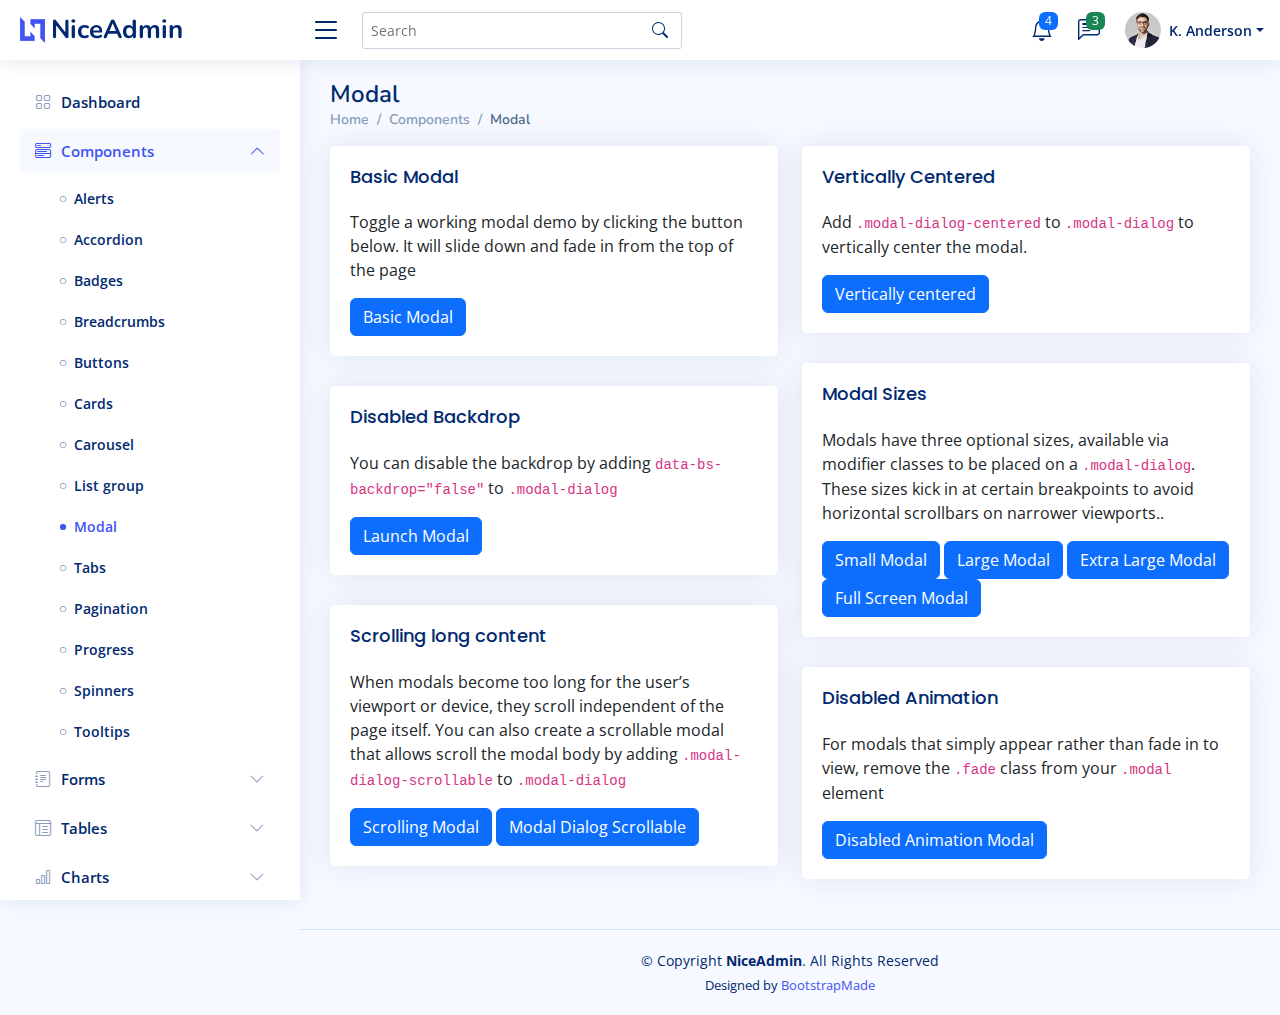
<file: components-modal.html>
<!DOCTYPE html>
<html lang="en">

<head>
  <meta charset="utf-8">
  <meta content="width=device-width, initial-scale=1.0" name="viewport">

  <title>Components / Modal - NiceAdmin Bootstrap Template</title>
  <meta content="" name="description">
  <meta content="" name="keywords">

  <!-- Favicons -->
  <link href="assets/img/favicon.png" rel="icon">
  <link href="assets/img/apple-touch-icon.png" rel="apple-touch-icon">

  <!-- Google Fonts -->
  <link href="https://fonts.gstatic.com" rel="preconnect">
  <link href="https://fonts.googleapis.com/css?family=Open+Sans:300,300i,400,400i,600,600i,700,700i|Nunito:300,300i,400,400i,600,600i,700,700i|Poppins:300,300i,400,400i,500,500i,600,600i,700,700i" rel="stylesheet">

  <!-- Vendor CSS Files -->
  <link href="assets/vendor/bootstrap/css/bootstrap.min.css" rel="stylesheet">
  <link href="assets/vendor/bootstrap-icons/bootstrap-icons.css" rel="stylesheet">
  <link href="assets/vendor/boxicons/css/boxicons.min.css" rel="stylesheet">
  <link href="assets/vendor/quill/quill.snow.css" rel="stylesheet">
  <link href="assets/vendor/quill/quill.bubble.css" rel="stylesheet">
  <link href="assets/vendor/remixicon/remixicon.css" rel="stylesheet">
  <link href="assets/vendor/simple-datatables/style.css" rel="stylesheet">

  <!-- Template Main CSS File -->
  <link href="assets/css/style.css" rel="stylesheet">

  <!-- =======================================================
  * Template Name: NiceAdmin
  * Template URL: https://bootstrapmade.com/nice-admin-bootstrap-admin-html-template/
  * Updated: Apr 20 2024 with Bootstrap v5.3.3
  * Author: BootstrapMade.com
  * License: https://bootstrapmade.com/license/
  ======================================================== -->
</head>

<body>

  <!-- ======= Header ======= -->
  <header id="header" class="header fixed-top d-flex align-items-center">

    <div class="d-flex align-items-center justify-content-between">
      <a href="index.html" class="logo d-flex align-items-center">
        <img src="assets/img/logo.png" alt="">
        <span class="d-none d-lg-block">NiceAdmin</span>
      </a>
      <i class="bi bi-list toggle-sidebar-btn"></i>
    </div><!-- End Logo -->

    <div class="search-bar">
      <form class="search-form d-flex align-items-center" method="POST" action="#">
        <input type="text" name="query" placeholder="Search" title="Enter search keyword">
        <button type="submit" title="Search"><i class="bi bi-search"></i></button>
      </form>
    </div><!-- End Search Bar -->

    <nav class="header-nav ms-auto">
      <ul class="d-flex align-items-center">

        <li class="nav-item d-block d-lg-none">
          <a class="nav-link nav-icon search-bar-toggle " href="#">
            <i class="bi bi-search"></i>
          </a>
        </li><!-- End Search Icon-->

        <li class="nav-item dropdown">

          <a class="nav-link nav-icon" href="#" data-bs-toggle="dropdown">
            <i class="bi bi-bell"></i>
            <span class="badge bg-primary badge-number">4</span>
          </a><!-- End Notification Icon -->

          <ul class="dropdown-menu dropdown-menu-end dropdown-menu-arrow notifications">
            <li class="dropdown-header">
              You have 4 new notifications
              <a href="#"><span class="badge rounded-pill bg-primary p-2 ms-2">View all</span></a>
            </li>
            <li>
              <hr class="dropdown-divider">
            </li>

            <li class="notification-item">
              <i class="bi bi-exclamation-circle text-warning"></i>
              <div>
                <h4>Lorem Ipsum</h4>
                <p>Quae dolorem earum veritatis oditseno</p>
                <p>30 min. ago</p>
              </div>
            </li>

            <li>
              <hr class="dropdown-divider">
            </li>

            <li class="notification-item">
              <i class="bi bi-x-circle text-danger"></i>
              <div>
                <h4>Atque rerum nesciunt</h4>
                <p>Quae dolorem earum veritatis oditseno</p>
                <p>1 hr. ago</p>
              </div>
            </li>

            <li>
              <hr class="dropdown-divider">
            </li>

            <li class="notification-item">
              <i class="bi bi-check-circle text-success"></i>
              <div>
                <h4>Sit rerum fuga</h4>
                <p>Quae dolorem earum veritatis oditseno</p>
                <p>2 hrs. ago</p>
              </div>
            </li>

            <li>
              <hr class="dropdown-divider">
            </li>

            <li class="notification-item">
              <i class="bi bi-info-circle text-primary"></i>
              <div>
                <h4>Dicta reprehenderit</h4>
                <p>Quae dolorem earum veritatis oditseno</p>
                <p>4 hrs. ago</p>
              </div>
            </li>

            <li>
              <hr class="dropdown-divider">
            </li>
            <li class="dropdown-footer">
              <a href="#">Show all notifications</a>
            </li>

          </ul><!-- End Notification Dropdown Items -->

        </li><!-- End Notification Nav -->

        <li class="nav-item dropdown">

          <a class="nav-link nav-icon" href="#" data-bs-toggle="dropdown">
            <i class="bi bi-chat-left-text"></i>
            <span class="badge bg-success badge-number">3</span>
          </a><!-- End Messages Icon -->

          <ul class="dropdown-menu dropdown-menu-end dropdown-menu-arrow messages">
            <li class="dropdown-header">
              You have 3 new messages
              <a href="#"><span class="badge rounded-pill bg-primary p-2 ms-2">View all</span></a>
            </li>
            <li>
              <hr class="dropdown-divider">
            </li>

            <li class="message-item">
              <a href="#">
                <img src="assets/img/messages-1.jpg" alt="" class="rounded-circle">
                <div>
                  <h4>Maria Hudson</h4>
                  <p>Velit asperiores et ducimus soluta repudiandae labore officia est ut...</p>
                  <p>4 hrs. ago</p>
                </div>
              </a>
            </li>
            <li>
              <hr class="dropdown-divider">
            </li>

            <li class="message-item">
              <a href="#">
                <img src="assets/img/messages-2.jpg" alt="" class="rounded-circle">
                <div>
                  <h4>Anna Nelson</h4>
                  <p>Velit asperiores et ducimus soluta repudiandae labore officia est ut...</p>
                  <p>6 hrs. ago</p>
                </div>
              </a>
            </li>
            <li>
              <hr class="dropdown-divider">
            </li>

            <li class="message-item">
              <a href="#">
                <img src="assets/img/messages-3.jpg" alt="" class="rounded-circle">
                <div>
                  <h4>David Muldon</h4>
                  <p>Velit asperiores et ducimus soluta repudiandae labore officia est ut...</p>
                  <p>8 hrs. ago</p>
                </div>
              </a>
            </li>
            <li>
              <hr class="dropdown-divider">
            </li>

            <li class="dropdown-footer">
              <a href="#">Show all messages</a>
            </li>

          </ul><!-- End Messages Dropdown Items -->

        </li><!-- End Messages Nav -->

        <li class="nav-item dropdown pe-3">

          <a class="nav-link nav-profile d-flex align-items-center pe-0" href="#" data-bs-toggle="dropdown">
            <img src="assets/img/profile-img.jpg" alt="Profile" class="rounded-circle">
            <span class="d-none d-md-block dropdown-toggle ps-2">K. Anderson</span>
          </a><!-- End Profile Iamge Icon -->

          <ul class="dropdown-menu dropdown-menu-end dropdown-menu-arrow profile">
            <li class="dropdown-header">
              <h6>Kevin Anderson</h6>
              <span>Web Designer</span>
            </li>
            <li>
              <hr class="dropdown-divider">
            </li>

            <li>
              <a class="dropdown-item d-flex align-items-center" href="users-profile.html">
                <i class="bi bi-person"></i>
                <span>My Profile</span>
              </a>
            </li>
            <li>
              <hr class="dropdown-divider">
            </li>

            <li>
              <a class="dropdown-item d-flex align-items-center" href="users-profile.html">
                <i class="bi bi-gear"></i>
                <span>Account Settings</span>
              </a>
            </li>
            <li>
              <hr class="dropdown-divider">
            </li>

            <li>
              <a class="dropdown-item d-flex align-items-center" href="pages-faq.html">
                <i class="bi bi-question-circle"></i>
                <span>Need Help?</span>
              </a>
            </li>
            <li>
              <hr class="dropdown-divider">
            </li>

            <li>
              <a class="dropdown-item d-flex align-items-center" href="#">
                <i class="bi bi-box-arrow-right"></i>
                <span>Sign Out</span>
              </a>
            </li>

          </ul><!-- End Profile Dropdown Items -->
        </li><!-- End Profile Nav -->

      </ul>
    </nav><!-- End Icons Navigation -->

  </header><!-- End Header -->

  <!-- ======= Sidebar ======= -->
  <aside id="sidebar" class="sidebar">

    <ul class="sidebar-nav" id="sidebar-nav">

      <li class="nav-item">
        <a class="nav-link collapsed" href="index.html">
          <i class="bi bi-grid"></i>
          <span>Dashboard</span>
        </a>
      </li><!-- End Dashboard Nav -->

      <li class="nav-item">
        <a class="nav-link " data-bs-target="#components-nav" data-bs-toggle="collapse" href="#">
          <i class="bi bi-menu-button-wide"></i><span>Components</span><i class="bi bi-chevron-down ms-auto"></i>
        </a>
        <ul id="components-nav" class="nav-content collapse show" data-bs-parent="#sidebar-nav">
          <li>
            <a href="components-alerts.html">
              <i class="bi bi-circle"></i><span>Alerts</span>
            </a>
          </li>
          <li>
            <a href="components-accordion.html">
              <i class="bi bi-circle"></i><span>Accordion</span>
            </a>
          </li>
          <li>
            <a href="components-badges.html">
              <i class="bi bi-circle"></i><span>Badges</span>
            </a>
          </li>
          <li>
            <a href="components-breadcrumbs.html">
              <i class="bi bi-circle"></i><span>Breadcrumbs</span>
            </a>
          </li>
          <li>
            <a href="components-buttons.html">
              <i class="bi bi-circle"></i><span>Buttons</span>
            </a>
          </li>
          <li>
            <a href="components-cards.html">
              <i class="bi bi-circle"></i><span>Cards</span>
            </a>
          </li>
          <li>
            <a href="components-carousel.html">
              <i class="bi bi-circle"></i><span>Carousel</span>
            </a>
          </li>
          <li>
            <a href="components-list-group.html">
              <i class="bi bi-circle"></i><span>List group</span>
            </a>
          </li>
          <li>
            <a href="components-modal.html" class="active">
              <i class="bi bi-circle"></i><span>Modal</span>
            </a>
          </li>
          <li>
            <a href="components-tabs.html">
              <i class="bi bi-circle"></i><span>Tabs</span>
            </a>
          </li>
          <li>
            <a href="components-pagination.html">
              <i class="bi bi-circle"></i><span>Pagination</span>
            </a>
          </li>
          <li>
            <a href="components-progress.html">
              <i class="bi bi-circle"></i><span>Progress</span>
            </a>
          </li>
          <li>
            <a href="components-spinners.html">
              <i class="bi bi-circle"></i><span>Spinners</span>
            </a>
          </li>
          <li>
            <a href="components-tooltips.html">
              <i class="bi bi-circle"></i><span>Tooltips</span>
            </a>
          </li>
        </ul>
      </li><!-- End Components Nav -->

      <li class="nav-item">
        <a class="nav-link collapsed" data-bs-target="#forms-nav" data-bs-toggle="collapse" href="#">
          <i class="bi bi-journal-text"></i><span>Forms</span><i class="bi bi-chevron-down ms-auto"></i>
        </a>
        <ul id="forms-nav" class="nav-content collapse " data-bs-parent="#sidebar-nav">
          <li>
            <a href="forms-elements.html">
              <i class="bi bi-circle"></i><span>Form Elements</span>
            </a>
          </li>
          <li>
            <a href="forms-layouts.html">
              <i class="bi bi-circle"></i><span>Form Layouts</span>
            </a>
          </li>
          <li>
            <a href="forms-editors.html">
              <i class="bi bi-circle"></i><span>Form Editors</span>
            </a>
          </li>
          <li>
            <a href="forms-validation.html">
              <i class="bi bi-circle"></i><span>Form Validation</span>
            </a>
          </li>
        </ul>
      </li><!-- End Forms Nav -->

      <li class="nav-item">
        <a class="nav-link collapsed" data-bs-target="#tables-nav" data-bs-toggle="collapse" href="#">
          <i class="bi bi-layout-text-window-reverse"></i><span>Tables</span><i class="bi bi-chevron-down ms-auto"></i>
        </a>
        <ul id="tables-nav" class="nav-content collapse " data-bs-parent="#sidebar-nav">
          <li>
            <a href="tables-general.html">
              <i class="bi bi-circle"></i><span>General Tables</span>
            </a>
          </li>
          <li>
            <a href="tables-data.html">
              <i class="bi bi-circle"></i><span>Data Tables</span>
            </a>
          </li>
        </ul>
      </li><!-- End Tables Nav -->

      <li class="nav-item">
        <a class="nav-link collapsed" data-bs-target="#charts-nav" data-bs-toggle="collapse" href="#">
          <i class="bi bi-bar-chart"></i><span>Charts</span><i class="bi bi-chevron-down ms-auto"></i>
        </a>
        <ul id="charts-nav" class="nav-content collapse " data-bs-parent="#sidebar-nav">
          <li>
            <a href="charts-chartjs.html">
              <i class="bi bi-circle"></i><span>Chart.js</span>
            </a>
          </li>
          <li>
            <a href="charts-apexcharts.html">
              <i class="bi bi-circle"></i><span>ApexCharts</span>
            </a>
          </li>
          <li>
            <a href="charts-echarts.html">
              <i class="bi bi-circle"></i><span>ECharts</span>
            </a>
          </li>
        </ul>
      </li><!-- End Charts Nav -->

      <li class="nav-item">
        <a class="nav-link collapsed" data-bs-target="#icons-nav" data-bs-toggle="collapse" href="#">
          <i class="bi bi-gem"></i><span>Icons</span><i class="bi bi-chevron-down ms-auto"></i>
        </a>
        <ul id="icons-nav" class="nav-content collapse " data-bs-parent="#sidebar-nav">
          <li>
            <a href="icons-bootstrap.html">
              <i class="bi bi-circle"></i><span>Bootstrap Icons</span>
            </a>
          </li>
          <li>
            <a href="icons-remix.html">
              <i class="bi bi-circle"></i><span>Remix Icons</span>
            </a>
          </li>
          <li>
            <a href="icons-boxicons.html">
              <i class="bi bi-circle"></i><span>Boxicons</span>
            </a>
          </li>
        </ul>
      </li><!-- End Icons Nav -->

      <li class="nav-heading">Pages</li>

      <li class="nav-item">
        <a class="nav-link collapsed" href="users-profile.html">
          <i class="bi bi-person"></i>
          <span>Profile</span>
        </a>
      </li><!-- End Profile Page Nav -->

      <li class="nav-item">
        <a class="nav-link collapsed" href="pages-faq.html">
          <i class="bi bi-question-circle"></i>
          <span>F.A.Q</span>
        </a>
      </li><!-- End F.A.Q Page Nav -->

      <li class="nav-item">
        <a class="nav-link collapsed" href="pages-contact.html">
          <i class="bi bi-envelope"></i>
          <span>Contact</span>
        </a>
      </li><!-- End Contact Page Nav -->

      <li class="nav-item">
        <a class="nav-link collapsed" href="pages-register.html">
          <i class="bi bi-card-list"></i>
          <span>Register</span>
        </a>
      </li><!-- End Register Page Nav -->

      <li class="nav-item">
        <a class="nav-link collapsed" href="pages-login.html">
          <i class="bi bi-box-arrow-in-right"></i>
          <span>Login</span>
        </a>
      </li><!-- End Login Page Nav -->

      <li class="nav-item">
        <a class="nav-link collapsed" href="pages-error-404.html">
          <i class="bi bi-dash-circle"></i>
          <span>Error 404</span>
        </a>
      </li><!-- End Error 404 Page Nav -->

      <li class="nav-item">
        <a class="nav-link collapsed" href="pages-blank.html">
          <i class="bi bi-file-earmark"></i>
          <span>Blank</span>
        </a>
      </li><!-- End Blank Page Nav -->

    </ul>

  </aside><!-- End Sidebar-->

  <main id="main" class="main">

    <div class="pagetitle">
      <h1>Modal</h1>
      <nav>
        <ol class="breadcrumb">
          <li class="breadcrumb-item"><a href="index.html">Home</a></li>
          <li class="breadcrumb-item">Components</li>
          <li class="breadcrumb-item active">Modal</li>
        </ol>
      </nav>
    </div><!-- End Page Title -->

    <section class="section">
      <div class="row">
        <div class="col-lg-6">

          <div class="card">
            <div class="card-body">
              <h5 class="card-title">Basic Modal</h5>
              <p>Toggle a working modal demo by clicking the button below. It will slide down and fade in from the top of the page</p>

              <!-- Basic Modal -->
              <button type="button" class="btn btn-primary" data-bs-toggle="modal" data-bs-target="#basicModal">
                Basic Modal
              </button>
              <div class="modal fade" id="basicModal" tabindex="-1">
                <div class="modal-dialog">
                  <div class="modal-content">
                    <div class="modal-header">
                      <h5 class="modal-title">Basic Modal</h5>
                      <button type="button" class="btn-close" data-bs-dismiss="modal" aria-label="Close"></button>
                    </div>
                    <div class="modal-body">
                      Non omnis incidunt qui sed occaecati magni asperiores est mollitia. Soluta at et reprehenderit. Placeat autem numquam et fuga numquam. Tempora in facere consequatur sit dolor ipsum. Consequatur nemo amet incidunt est facilis. Dolorem neque recusandae quo sit molestias sint dignissimos.
                    </div>
                    <div class="modal-footer">
                      <button type="button" class="btn btn-secondary" data-bs-dismiss="modal">Close</button>
                      <button type="button" class="btn btn-primary">Save changes</button>
                    </div>
                  </div>
                </div>
              </div><!-- End Basic Modal-->

            </div>
          </div>

          <div class="card">
            <div class="card-body">
              <h5 class="card-title">Disabled Backdrop</h5>
              <p>You can disable the backdrop by adding <code>data-bs-backdrop="false"</code> to <code>.modal-dialog</code></p>

              <!-- Disabled Backdrop Modal -->
              <button type="button" class="btn btn-primary" data-bs-toggle="modal" data-bs-target="#disablebackdrop">
                Launch Modal
              </button>
              <div class="modal fade" id="disablebackdrop" tabindex="-1" data-bs-backdrop="false">
                <div class="modal-dialog">
                  <div class="modal-content">
                    <div class="modal-header">
                      <h5 class="modal-title">Disabled Backdrop</h5>
                      <button type="button" class="btn-close" data-bs-dismiss="modal" aria-label="Close"></button>
                    </div>
                    <div class="modal-body">
                      Non omnis incidunt qui sed occaecati magni asperiores est mollitia. Soluta at et reprehenderit. Placeat autem numquam et fuga numquam. Tempora in facere consequatur sit dolor ipsum. Consequatur nemo amet incidunt est facilis. Dolorem neque recusandae quo sit molestias sint dignissimos.
                    </div>
                    <div class="modal-footer">
                      <button type="button" class="btn btn-secondary" data-bs-dismiss="modal">Close</button>
                      <button type="button" class="btn btn-primary">Save changes</button>
                    </div>
                  </div>
                </div>
              </div><!-- End Disabled Backdrop Modal-->

            </div>
          </div>

          <div class="card">
            <div class="card-body">
              <h5 class="card-title">Scrolling long content</h5>
              <p>When modals become too long for the user’s viewport or device, they scroll independent of the page itself. You can also create a scrollable modal that allows scroll the modal body by adding <code>.modal-dialog-scrollable</code> to <code>.modal-dialog</code></p>

              <!-- Scrolling Modal -->
              <button type="button" class="btn btn-primary" data-bs-toggle="modal" data-bs-target="#scrollingModal">
                Scrolling Modal
              </button>
              <div class="modal fade" id="scrollingModal" tabindex="-1">
                <div class="modal-dialog">
                  <div class="modal-content">
                    <div class="modal-header">
                      <h5 class="modal-title">Scrolling Modal</h5>
                      <button type="button" class="btn-close" data-bs-dismiss="modal" aria-label="Close"></button>
                    </div>
                    <div class="modal-body" style="min-height: 1500px;">
                      Non omnis incidunt qui sed occaecati magni asperiores est mollitia. Soluta at et reprehenderit. Placeat autem numquam et fuga numquam. Tempora in facere consequatur sit dolor ipsum. Consequatur nemo amet incidunt est facilis. Dolorem neque recusandae quo sit molestias sint dignissimos.
                    </div>
                    <div class="modal-footer">
                      <button type="button" class="btn btn-secondary" data-bs-dismiss="modal">Close</button>
                      <button type="button" class="btn btn-primary">Save changes</button>
                    </div>
                  </div>
                </div>
              </div><!-- End Scrolling Modal-->

              <!-- Modal Dialog Scrollable -->
              <button type="button" class="btn btn-primary" data-bs-toggle="modal" data-bs-target="#modalDialogScrollable">
                Modal Dialog Scrollable
              </button>
              <div class="modal fade" id="modalDialogScrollable" tabindex="-1">
                <div class="modal-dialog modal-dialog-scrollable">
                  <div class="modal-content">
                    <div class="modal-header">
                      <h5 class="modal-title">Modal Dialog Scrollable</h5>
                      <button type="button" class="btn-close" data-bs-dismiss="modal" aria-label="Close"></button>
                    </div>
                    <div class="modal-body">
                      Non omnis incidunt qui sed occaecati magni asperiores est mollitia. Soluta at et reprehenderit. Placeat autem numquam et fuga numquam. Tempora in facere consequatur sit dolor ipsum. Consequatur nemo amet incidunt est facilis. Dolorem neque recusandae quo sit molestias sint dignissimos.
                      <br><br><br><br><br><br><br><br><br><br><br><br><br><br><br><br><br><br><br><br><br><br><br><br><br><br><br><br><br><br><br><br><br><br><br><br><br><br><br><br>
                      This content should appear at the bottom after you scroll.
                    </div>
                    <div class="modal-footer">
                      <button type="button" class="btn btn-secondary" data-bs-dismiss="modal">Close</button>
                      <button type="button" class="btn btn-primary">Save changes</button>
                    </div>
                  </div>
                </div>
              </div><!-- End Modal Dialog Scrollable-->

            </div>
          </div>

        </div>

        <div class="col-lg-6">

          <div class="card">
            <div class="card-body">
              <h5 class="card-title">Vertically Centered</h5>
              <p>Add <code>.modal-dialog-centered</code> to <code>.modal-dialog</code> to vertically center the modal.</p>

              <!-- Vertically centered Modal -->
              <button type="button" class="btn btn-primary" data-bs-toggle="modal" data-bs-target="#verticalycentered">
                Vertically centered
              </button>
              <div class="modal fade" id="verticalycentered" tabindex="-1">
                <div class="modal-dialog modal-dialog-centered">
                  <div class="modal-content">
                    <div class="modal-header">
                      <h5 class="modal-title">Vertically Centered</h5>
                      <button type="button" class="btn-close" data-bs-dismiss="modal" aria-label="Close"></button>
                    </div>
                    <div class="modal-body">
                      Non omnis incidunt qui sed occaecati magni asperiores est mollitia. Soluta at et reprehenderit. Placeat autem numquam et fuga numquam. Tempora in facere consequatur sit dolor ipsum. Consequatur nemo amet incidunt est facilis. Dolorem neque recusandae quo sit molestias sint dignissimos.
                    </div>
                    <div class="modal-footer">
                      <button type="button" class="btn btn-secondary" data-bs-dismiss="modal">Close</button>
                      <button type="button" class="btn btn-primary">Save changes</button>
                    </div>
                  </div>
                </div>
              </div><!-- End Vertically centered Modal-->

            </div>
          </div>

          <div class="card">
            <div class="card-body">
              <h5 class="card-title">Modal Sizes</h5>
              <p>Modals have three optional sizes, available via modifier classes to be placed on a <code>.modal-dialog</code>. These sizes kick in at certain breakpoints to avoid horizontal scrollbars on narrower viewports..</p>

              <!-- Small Modal -->
              <button type="button" class="btn btn-primary" data-bs-toggle="modal" data-bs-target="#smallModal">
                Small Modal
              </button>

              <div class="modal fade" id="smallModal" tabindex="-1">
                <div class="modal-dialog modal-sm">
                  <div class="modal-content">
                    <div class="modal-header">
                      <h5 class="modal-title">Small Modal</h5>
                      <button type="button" class="btn-close" data-bs-dismiss="modal" aria-label="Close"></button>
                    </div>
                    <div class="modal-body">
                      Non omnis incidunt qui sed occaecati magni asperiores est mollitia. Soluta at et reprehenderit. Placeat autem numquam et fuga numquam. Tempora in facere consequatur sit dolor ipsum. Consequatur nemo amet incidunt est facilis. Dolorem neque recusandae quo sit molestias sint dignissimos.
                    </div>
                    <div class="modal-footer">
                      <button type="button" class="btn btn-secondary" data-bs-dismiss="modal">Close</button>
                      <button type="button" class="btn btn-primary">Save changes</button>
                    </div>
                  </div>
                </div>
              </div><!-- End Small Modal-->

              <!-- Large Modal -->
              <button type="button" class="btn btn-primary" data-bs-toggle="modal" data-bs-target="#largeModal">
                Large Modal
              </button>

              <div class="modal fade" id="largeModal" tabindex="-1">
                <div class="modal-dialog modal-lg">
                  <div class="modal-content">
                    <div class="modal-header">
                      <h5 class="modal-title">Large Modal</h5>
                      <button type="button" class="btn-close" data-bs-dismiss="modal" aria-label="Close"></button>
                    </div>
                    <div class="modal-body">
                      Non omnis incidunt qui sed occaecati magni asperiores est mollitia. Soluta at et reprehenderit. Placeat autem numquam et fuga numquam. Tempora in facere consequatur sit dolor ipsum. Consequatur nemo amet incidunt est facilis. Dolorem neque recusandae quo sit molestias sint dignissimos.
                    </div>
                    <div class="modal-footer">
                      <button type="button" class="btn btn-secondary" data-bs-dismiss="modal">Close</button>
                      <button type="button" class="btn btn-primary">Save changes</button>
                    </div>
                  </div>
                </div>
              </div><!-- End Large Modal-->

              <!-- Extra Large Modal -->
              <button type="button" class="btn btn-primary" data-bs-toggle="modal" data-bs-target="#ExtralargeModal">
                Extra Large Modal
              </button>

              <div class="modal fade" id="ExtralargeModal" tabindex="-1">
                <div class="modal-dialog modal-xl">
                  <div class="modal-content">
                    <div class="modal-header">
                      <h5 class="modal-title">Extra Large Modal</h5>
                      <button type="button" class="btn-close" data-bs-dismiss="modal" aria-label="Close"></button>
                    </div>
                    <div class="modal-body">
                      Non omnis incidunt qui sed occaecati magni asperiores est mollitia. Soluta at et reprehenderit. Placeat autem numquam et fuga numquam. Tempora in facere consequatur sit dolor ipsum. Consequatur nemo amet incidunt est facilis. Dolorem neque recusandae quo sit molestias sint dignissimos.
                    </div>
                    <div class="modal-footer">
                      <button type="button" class="btn btn-secondary" data-bs-dismiss="modal">Close</button>
                      <button type="button" class="btn btn-primary">Save changes</button>
                    </div>
                  </div>
                </div>
              </div><!-- End Extra Large Modal-->

              <!-- Full Screen Modal -->
              <button type="button" class="btn btn-primary" data-bs-toggle="modal" data-bs-target="#fullscreenModal">
                Full Screen Modal
              </button>

              <div class="modal fade" id="fullscreenModal" tabindex="-1">
                <div class="modal-dialog modal-fullscreen">
                  <div class="modal-content">
                    <div class="modal-header">
                      <h5 class="modal-title">Full Screen Modal</h5>
                      <button type="button" class="btn-close" data-bs-dismiss="modal" aria-label="Close"></button>
                    </div>
                    <div class="modal-body">
                      Non omnis incidunt qui sed occaecati magni asperiores est mollitia. Soluta at et reprehenderit. Placeat autem numquam et fuga numquam. Tempora in facere consequatur sit dolor ipsum. Consequatur nemo amet incidunt est facilis. Dolorem neque recusandae quo sit molestias sint dignissimos.
                    </div>
                    <div class="modal-footer">
                      <button type="button" class="btn btn-secondary" data-bs-dismiss="modal">Close</button>
                      <button type="button" class="btn btn-primary">Save changes</button>
                    </div>
                  </div>
                </div>
              </div><!-- End Full Screen Modal-->

            </div>
          </div>

          <div class="card">
            <div class="card-body">
              <h5 class="card-title">Disabled Animation</h5>
              <p>For modals that simply appear rather than fade in to view, remove the <code>.fade</code> class from your <code>.modal</code> element </p>

              <!-- Disabled Animation Modal -->
              <button type="button" class="btn btn-primary" data-bs-toggle="modal" data-bs-target="#disabledAnimation">
                Disabled Animation Modal
              </button>
              <div class="modal" id="disabledAnimation" tabindex="-1">
                <div class="modal-dialog">
                  <div class="modal-content">
                    <div class="modal-header">
                      <h5 class="modal-title">Disabled Animation Modal</h5>
                      <button type="button" class="btn-close" data-bs-dismiss="modal" aria-label="Close"></button>
                    </div>
                    <div class="modal-body">
                      Non omnis incidunt qui sed occaecati magni asperiores est mollitia. Soluta at et reprehenderit. Placeat autem numquam et fuga numquam. Tempora in facere consequatur sit dolor ipsum. Consequatur nemo amet incidunt est facilis. Dolorem neque recusandae quo sit molestias sint dignissimos.
                    </div>
                    <div class="modal-footer">
                      <button type="button" class="btn btn-secondary" data-bs-dismiss="modal">Close</button>
                      <button type="button" class="btn btn-primary">Save changes</button>
                    </div>
                  </div>
                </div>
              </div><!-- End Disabled Animation Modal-->

            </div>
          </div>

        </div>
      </div>
    </section>

  </main><!-- End #main -->

  <!-- ======= Footer ======= -->
  <footer id="footer" class="footer">
    <div class="copyright">
      &copy; Copyright <strong><span>NiceAdmin</span></strong>. All Rights Reserved
    </div>
    <div class="credits">
      <!-- All the links in the footer should remain intact. -->
      <!-- You can delete the links only if you purchased the pro version. -->
      <!-- Licensing information: https://bootstrapmade.com/license/ -->
      <!-- Purchase the pro version with working PHP/AJAX contact form: https://bootstrapmade.com/nice-admin-bootstrap-admin-html-template/ -->
      Designed by <a href="https://bootstrapmade.com/">BootstrapMade</a>
    </div>
  </footer><!-- End Footer -->

  <a href="#" class="back-to-top d-flex align-items-center justify-content-center"><i class="bi bi-arrow-up-short"></i></a>

  <!-- Vendor JS Files -->
  <script src="assets/vendor/apexcharts/apexcharts.min.js"></script>
  <script src="assets/vendor/bootstrap/js/bootstrap.bundle.min.js"></script>
  <script src="assets/vendor/chart.js/chart.umd.js"></script>
  <script src="assets/vendor/echarts/echarts.min.js"></script>
  <script src="assets/vendor/quill/quill.js"></script>
  <script src="assets/vendor/simple-datatables/simple-datatables.js"></script>
  <script src="assets/vendor/tinymce/tinymce.min.js"></script>
  <script src="assets/vendor/php-email-form/validate.js"></script>

  <!-- Template Main JS File -->
  <script src="assets/js/main.js"></script>

</body>

</html>
</file>
<file: assets/vendor/quill/quill.snow.css>
/*!
 * Quill Editor v2.0.2
 * https://quilljs.com
 * Copyright (c) 2017-2024, Slab
 * Copyright (c) 2014, Jason Chen
 * Copyright (c) 2013, salesforce.com
 */
.ql-container{box-sizing:border-box;font-family:Helvetica,Arial,sans-serif;font-size:13px;height:100%;margin:0;position:relative}.ql-container.ql-disabled .ql-tooltip{visibility:hidden}.ql-container:not(.ql-disabled) li[data-list=checked] > .ql-ui,.ql-container:not(.ql-disabled) li[data-list=unchecked] > .ql-ui{cursor:pointer}.ql-clipboard{left:-100000px;height:1px;overflow-y:hidden;position:absolute;top:50%}.ql-clipboard p{margin:0;padding:0}.ql-editor{box-sizing:border-box;counter-reset:list-0 list-1 list-2 list-3 list-4 list-5 list-6 list-7 list-8 list-9;line-height:1.42;height:100%;outline:none;overflow-y:auto;padding:12px 15px;tab-size:4;-moz-tab-size:4;text-align:left;white-space:pre-wrap;word-wrap:break-word}.ql-editor > *{cursor:text}.ql-editor p,.ql-editor ol,.ql-editor pre,.ql-editor blockquote,.ql-editor h1,.ql-editor h2,.ql-editor h3,.ql-editor h4,.ql-editor h5,.ql-editor h6{margin:0;padding:0}@supports (counter-set:none){.ql-editor p,.ql-editor h1,.ql-editor h2,.ql-editor h3,.ql-editor h4,.ql-editor h5,.ql-editor h6{counter-set:list-0 list-1 list-2 list-3 list-4 list-5 list-6 list-7 list-8 list-9}}@supports not (counter-set:none){.ql-editor p,.ql-editor h1,.ql-editor h2,.ql-editor h3,.ql-editor h4,.ql-editor h5,.ql-editor h6{counter-reset:list-0 list-1 list-2 list-3 list-4 list-5 list-6 list-7 list-8 list-9}}.ql-editor table{border-collapse:collapse}.ql-editor td{border:1px solid #000;padding:2px 5px}.ql-editor ol{padding-left:1.5em}.ql-editor li{list-style-type:none;padding-left:1.5em;position:relative}.ql-editor li > .ql-ui:before{display:inline-block;margin-left:-1.5em;margin-right:.3em;text-align:right;white-space:nowrap;width:1.2em}.ql-editor li[data-list=checked] > .ql-ui,.ql-editor li[data-list=unchecked] > .ql-ui{color:#777}.ql-editor li[data-list=bullet] > .ql-ui:before{content:'\2022'}.ql-editor li[data-list=checked] > .ql-ui:before{content:'\2611'}.ql-editor li[data-list=unchecked] > .ql-ui:before{content:'\2610'}@supports (counter-set:none){.ql-editor li[data-list]{counter-set:list-1 list-2 list-3 list-4 list-5 list-6 list-7 list-8 list-9}}@supports not (counter-set:none){.ql-editor li[data-list]{counter-reset:list-1 list-2 list-3 list-4 list-5 list-6 list-7 list-8 list-9}}.ql-editor li[data-list=ordered]{counter-increment:list-0}.ql-editor li[data-list=ordered] > .ql-ui:before{content:counter(list-0, decimal) '. '}.ql-editor li[data-list=ordered].ql-indent-1{counter-increment:list-1}.ql-editor li[data-list=ordered].ql-indent-1 > .ql-ui:before{content:counter(list-1, lower-alpha) '. '}@supports (counter-set:none){.ql-editor li[data-list].ql-indent-1{counter-set:list-2 list-3 list-4 list-5 list-6 list-7 list-8 list-9}}@supports not (counter-set:none){.ql-editor li[data-list].ql-indent-1{counter-reset:list-2 list-3 list-4 list-5 list-6 list-7 list-8 list-9}}.ql-editor li[data-list=ordered].ql-indent-2{counter-increment:list-2}.ql-editor li[data-list=ordered].ql-indent-2 > .ql-ui:before{content:counter(list-2, lower-roman) '. '}@supports (counter-set:none){.ql-editor li[data-list].ql-indent-2{counter-set:list-3 list-4 list-5 list-6 list-7 list-8 list-9}}@supports not (counter-set:none){.ql-editor li[data-list].ql-indent-2{counter-reset:list-3 list-4 list-5 list-6 list-7 list-8 list-9}}.ql-editor li[data-list=ordered].ql-indent-3{counter-increment:list-3}.ql-editor li[data-list=ordered].ql-indent-3 > .ql-ui:before{content:counter(list-3, decimal) '. '}@supports (counter-set:none){.ql-editor li[data-list].ql-indent-3{counter-set:list-4 list-5 list-6 list-7 list-8 list-9}}@supports not (counter-set:none){.ql-editor li[data-list].ql-indent-3{counter-reset:list-4 list-5 list-6 list-7 list-8 list-9}}.ql-editor li[data-list=ordered].ql-indent-4{counter-increment:list-4}.ql-editor li[data-list=ordered].ql-indent-4 > .ql-ui:before{content:counter(list-4, lower-alpha) '. '}@supports (counter-set:none){.ql-editor li[data-list].ql-indent-4{counter-set:list-5 list-6 list-7 list-8 list-9}}@supports not (counter-set:none){.ql-editor li[data-list].ql-indent-4{counter-reset:list-5 list-6 list-7 list-8 list-9}}.ql-editor li[data-list=ordered].ql-indent-5{counter-increment:list-5}.ql-editor li[data-list=ordered].ql-indent-5 > .ql-ui:before{content:counter(list-5, lower-roman) '. '}@supports (counter-set:none){.ql-editor li[data-list].ql-indent-5{counter-set:list-6 list-7 list-8 list-9}}@supports not (counter-set:none){.ql-editor li[data-list].ql-indent-5{counter-reset:list-6 list-7 list-8 list-9}}.ql-editor li[data-list=ordered].ql-indent-6{counter-increment:list-6}.ql-editor li[data-list=ordered].ql-indent-6 > .ql-ui:before{content:counter(list-6, decimal) '. '}@supports (counter-set:none){.ql-editor li[data-list].ql-indent-6{counter-set:list-7 list-8 list-9}}@supports not (counter-set:none){.ql-editor li[data-list].ql-indent-6{counter-reset:list-7 list-8 list-9}}.ql-editor li[data-list=ordered].ql-indent-7{counter-increment:list-7}.ql-editor li[data-list=ordered].ql-indent-7 > .ql-ui:before{content:counter(list-7, lower-alpha) '. '}@supports (counter-set:none){.ql-editor li[data-list].ql-indent-7{counter-set:list-8 list-9}}@supports not (counter-set:none){.ql-editor li[data-list].ql-indent-7{counter-reset:list-8 list-9}}.ql-editor li[data-list=ordered].ql-indent-8{counter-increment:list-8}.ql-editor li[data-list=ordered].ql-indent-8 > .ql-ui:before{content:counter(list-8, lower-roman) '. '}@supports (counter-set:none){.ql-editor li[data-list].ql-indent-8{counter-set:list-9}}@supports not (counter-set:none){.ql-editor li[data-list].ql-indent-8{counter-reset:list-9}}.ql-editor li[data-list=ordered].ql-indent-9{counter-increment:list-9}.ql-editor li[data-list=ordered].ql-indent-9 > .ql-ui:before{content:counter(list-9, decimal) '. '}.ql-editor .ql-indent-1:not(.ql-direction-rtl){padding-left:3em}.ql-editor li.ql-indent-1:not(.ql-direction-rtl){padding-left:4.5em}.ql-editor .ql-indent-1.ql-direction-rtl.ql-align-right{padding-right:3em}.ql-editor li.ql-indent-1.ql-direction-rtl.ql-align-right{padding-right:4.5em}.ql-editor .ql-indent-2:not(.ql-direction-rtl){padding-left:6em}.ql-editor li.ql-indent-2:not(.ql-direction-rtl){padding-left:7.5em}.ql-editor .ql-indent-2.ql-direction-rtl.ql-align-right{padding-right:6em}.ql-editor li.ql-indent-2.ql-direction-rtl.ql-align-right{padding-right:7.5em}.ql-editor .ql-indent-3:not(.ql-direction-rtl){padding-left:9em}.ql-editor li.ql-indent-3:not(.ql-direction-rtl){padding-left:10.5em}.ql-editor .ql-indent-3.ql-direction-rtl.ql-align-right{padding-right:9em}.ql-editor li.ql-indent-3.ql-direction-rtl.ql-align-right{padding-right:10.5em}.ql-editor .ql-indent-4:not(.ql-direction-rtl){padding-left:12em}.ql-editor li.ql-indent-4:not(.ql-direction-rtl){padding-left:13.5em}.ql-editor .ql-indent-4.ql-direction-rtl.ql-align-right{padding-right:12em}.ql-editor li.ql-indent-4.ql-direction-rtl.ql-align-right{padding-right:13.5em}.ql-editor .ql-indent-5:not(.ql-direction-rtl){padding-left:15em}.ql-editor li.ql-indent-5:not(.ql-direction-rtl){padding-left:16.5em}.ql-editor .ql-indent-5.ql-direction-rtl.ql-align-right{padding-right:15em}.ql-editor li.ql-indent-5.ql-direction-rtl.ql-align-right{padding-right:16.5em}.ql-editor .ql-indent-6:not(.ql-direction-rtl){padding-left:18em}.ql-editor li.ql-indent-6:not(.ql-direction-rtl){padding-left:19.5em}.ql-editor .ql-indent-6.ql-direction-rtl.ql-align-right{padding-right:18em}.ql-editor li.ql-indent-6.ql-direction-rtl.ql-align-right{padding-right:19.5em}.ql-editor .ql-indent-7:not(.ql-direction-rtl){padding-left:21em}.ql-editor li.ql-indent-7:not(.ql-direction-rtl){padding-left:22.5em}.ql-editor .ql-indent-7.ql-direction-rtl.ql-align-right{padding-right:21em}.ql-editor li.ql-indent-7.ql-direction-rtl.ql-align-right{padding-right:22.5em}.ql-editor .ql-indent-8:not(.ql-direction-rtl){padding-left:24em}.ql-editor li.ql-indent-8:not(.ql-direction-rtl){padding-left:25.5em}.ql-editor .ql-indent-8.ql-direction-rtl.ql-align-right{padding-right:24em}.ql-editor li.ql-indent-8.ql-direction-rtl.ql-align-right{padding-right:25.5em}.ql-editor .ql-indent-9:not(.ql-direction-rtl){padding-left:27em}.ql-editor li.ql-indent-9:not(.ql-direction-rtl){padding-left:28.5em}.ql-editor .ql-indent-9.ql-direction-rtl.ql-align-right{padding-right:27em}.ql-editor li.ql-indent-9.ql-direction-rtl.ql-align-right{padding-right:28.5em}.ql-editor li.ql-direction-rtl{padding-right:1.5em}.ql-editor li.ql-direction-rtl > .ql-ui:before{margin-left:.3em;margin-right:-1.5em;text-align:left}.ql-editor table{table-layout:fixed;width:100%}.ql-editor table td{outline:none}.ql-editor .ql-code-block-container{font-family:monospace}.ql-editor .ql-video{display:block;max-width:100%}.ql-editor .ql-video.ql-align-center{margin:0 auto}.ql-editor .ql-video.ql-align-right{margin:0 0 0 auto}.ql-editor .ql-bg-black{background-color:#000}.ql-editor .ql-bg-red{background-color:#e60000}.ql-editor .ql-bg-orange{background-color:#f90}.ql-editor .ql-bg-yellow{background-color:#ff0}.ql-editor .ql-bg-green{background-color:#008a00}.ql-editor .ql-bg-blue{background-color:#06c}.ql-editor .ql-bg-purple{background-color:#93f}.ql-editor .ql-color-white{color:#fff}.ql-editor .ql-color-red{color:#e60000}.ql-editor .ql-color-orange{color:#f90}.ql-editor .ql-color-yellow{color:#ff0}.ql-editor .ql-color-green{color:#008a00}.ql-editor .ql-color-blue{color:#06c}.ql-editor .ql-color-purple{color:#93f}.ql-editor .ql-font-serif{font-family:Georgia,Times New Roman,serif}.ql-editor .ql-font-monospace{font-family:Monaco,Courier New,monospace}.ql-editor .ql-size-small{font-size:.75em}.ql-editor .ql-size-large{font-size:1.5em}.ql-editor .ql-size-huge{font-size:2.5em}.ql-editor .ql-direction-rtl{direction:rtl;text-align:inherit}.ql-editor .ql-align-center{text-align:center}.ql-editor .ql-align-justify{text-align:justify}.ql-editor .ql-align-right{text-align:right}.ql-editor .ql-ui{position:absolute}.ql-editor.ql-blank::before{color:rgba(0,0,0,0.6);content:attr(data-placeholder);font-style:italic;left:15px;pointer-events:none;position:absolute;right:15px}.ql-snow.ql-toolbar:after,.ql-snow .ql-toolbar:after{clear:both;content:'';display:table}.ql-snow.ql-toolbar button,.ql-snow .ql-toolbar button{background:none;border:none;cursor:pointer;display:inline-block;float:left;height:24px;padding:3px 5px;width:28px}.ql-snow.ql-toolbar button svg,.ql-snow .ql-toolbar button svg{float:left;height:100%}.ql-snow.ql-toolbar button:active:hover,.ql-snow .ql-toolbar button:active:hover{outline:none}.ql-snow.ql-toolbar input.ql-image[type=file],.ql-snow .ql-toolbar input.ql-image[type=file]{display:none}.ql-snow.ql-toolbar button:hover,.ql-snow .ql-toolbar button:hover,.ql-snow.ql-toolbar button:focus,.ql-snow .ql-toolbar button:focus,.ql-snow.ql-toolbar button.ql-active,.ql-snow .ql-toolbar button.ql-active,.ql-snow.ql-toolbar .ql-picker-label:hover,.ql-snow .ql-toolbar .ql-picker-label:hover,.ql-snow.ql-toolbar .ql-picker-label.ql-active,.ql-snow .ql-toolbar .ql-picker-label.ql-active,.ql-snow.ql-toolbar .ql-picker-item:hover,.ql-snow .ql-toolbar .ql-picker-item:hover,.ql-snow.ql-toolbar .ql-picker-item.ql-selected,.ql-snow .ql-toolbar .ql-picker-item.ql-selected{color:#06c}.ql-snow.ql-toolbar button:hover .ql-fill,.ql-snow .ql-toolbar button:hover .ql-fill,.ql-snow.ql-toolbar button:focus .ql-fill,.ql-snow .ql-toolbar button:focus .ql-fill,.ql-snow.ql-toolbar button.ql-active .ql-fill,.ql-snow .ql-toolbar button.ql-active .ql-fill,.ql-snow.ql-toolbar .ql-picker-label:hover .ql-fill,.ql-snow .ql-toolbar .ql-picker-label:hover .ql-fill,.ql-snow.ql-toolbar .ql-picker-label.ql-active .ql-fill,.ql-snow .ql-toolbar .ql-picker-label.ql-active .ql-fill,.ql-snow.ql-toolbar .ql-picker-item:hover .ql-fill,.ql-snow .ql-toolbar .ql-picker-item:hover .ql-fill,.ql-snow.ql-toolbar .ql-picker-item.ql-selected .ql-fill,.ql-snow .ql-toolbar .ql-picker-item.ql-selected .ql-fill,.ql-snow.ql-toolbar button:hover .ql-stroke.ql-fill,.ql-snow .ql-toolbar button:hover .ql-stroke.ql-fill,.ql-snow.ql-toolbar button:focus .ql-stroke.ql-fill,.ql-snow .ql-toolbar button:focus .ql-stroke.ql-fill,.ql-snow.ql-toolbar button.ql-active .ql-stroke.ql-fill,.ql-snow .ql-toolbar button.ql-active .ql-stroke.ql-fill,.ql-snow.ql-toolbar .ql-picker-label:hover .ql-stroke.ql-fill,.ql-snow .ql-toolbar .ql-picker-label:hover .ql-stroke.ql-fill,.ql-snow.ql-toolbar .ql-picker-label.ql-active .ql-stroke.ql-fill,.ql-snow .ql-toolbar .ql-picker-label.ql-active .ql-stroke.ql-fill,.ql-snow.ql-toolbar .ql-picker-item:hover .ql-stroke.ql-fill,.ql-snow .ql-toolbar .ql-picker-item:hover .ql-stroke.ql-fill,.ql-snow.ql-toolbar .ql-picker-item.ql-selected .ql-stroke.ql-fill,.ql-snow .ql-toolbar .ql-picker-item.ql-selected .ql-stroke.ql-fill{fill:#06c}.ql-snow.ql-toolbar button:hover .ql-stroke,.ql-snow .ql-toolbar button:hover .ql-stroke,.ql-snow.ql-toolbar button:focus .ql-stroke,.ql-snow .ql-toolbar button:focus .ql-stroke,.ql-snow.ql-toolbar button.ql-active .ql-stroke,.ql-snow .ql-toolbar button.ql-active .ql-stroke,.ql-snow.ql-toolbar .ql-picker-label:hover .ql-stroke,.ql-snow .ql-toolbar .ql-picker-label:hover .ql-stroke,.ql-snow.ql-toolbar .ql-picker-label.ql-active .ql-stroke,.ql-snow .ql-toolbar .ql-picker-label.ql-active .ql-stroke,.ql-snow.ql-toolbar .ql-picker-item:hover .ql-stroke,.ql-snow .ql-toolbar .ql-picker-item:hover .ql-stroke,.ql-snow.ql-toolbar .ql-picker-item.ql-selected .ql-stroke,.ql-snow .ql-toolbar .ql-picker-item.ql-selected .ql-stroke,.ql-snow.ql-toolbar button:hover .ql-stroke-miter,.ql-snow .ql-toolbar button:hover .ql-stroke-miter,.ql-snow.ql-toolbar button:focus .ql-stroke-miter,.ql-snow .ql-toolbar button:focus .ql-stroke-miter,.ql-snow.ql-toolbar button.ql-active .ql-stroke-miter,.ql-snow .ql-toolbar button.ql-active .ql-stroke-miter,.ql-snow.ql-toolbar .ql-picker-label:hover .ql-stroke-miter,.ql-snow .ql-toolbar .ql-picker-label:hover .ql-stroke-miter,.ql-snow.ql-toolbar .ql-picker-label.ql-active .ql-stroke-miter,.ql-snow .ql-toolbar .ql-picker-label.ql-active .ql-stroke-miter,.ql-snow.ql-toolbar .ql-picker-item:hover .ql-stroke-miter,.ql-snow .ql-toolbar .ql-picker-item:hover .ql-stroke-miter,.ql-snow.ql-toolbar .ql-picker-item.ql-selected .ql-stroke-miter,.ql-snow .ql-toolbar .ql-picker-item.ql-selected .ql-stroke-miter{stroke:#06c}@media (pointer:coarse){.ql-snow.ql-toolbar button:hover:not(.ql-active),.ql-snow .ql-toolbar button:hover:not(.ql-active){color:#444}.ql-snow.ql-toolbar button:hover:not(.ql-active) .ql-fill,.ql-snow .ql-toolbar button:hover:not(.ql-active) .ql-fill,.ql-snow.ql-toolbar button:hover:not(.ql-active) .ql-stroke.ql-fill,.ql-snow .ql-toolbar button:hover:not(.ql-active) .ql-stroke.ql-fill{fill:#444}.ql-snow.ql-toolbar button:hover:not(.ql-active) .ql-stroke,.ql-snow .ql-toolbar button:hover:not(.ql-active) .ql-stroke,.ql-snow.ql-toolbar button:hover:not(.ql-active) .ql-stroke-miter,.ql-snow .ql-toolbar button:hover:not(.ql-active) .ql-stroke-miter{stroke:#444}}.ql-snow{box-sizing:border-box}.ql-snow *{box-sizing:border-box}.ql-snow .ql-hidden{display:none}.ql-snow .ql-out-bottom,.ql-snow .ql-out-top{visibility:hidden}.ql-snow .ql-tooltip{position:absolute;transform:translateY(10px)}.ql-snow .ql-tooltip a{cursor:pointer;text-decoration:none}.ql-snow .ql-tooltip.ql-flip{transform:translateY(-10px)}.ql-snow .ql-formats{display:inline-block;vertical-align:middle}.ql-snow .ql-formats:after{clear:both;content:'';display:table}.ql-snow .ql-stroke{fill:none;stroke:#444;stroke-linecap:round;stroke-linejoin:round;stroke-width:2}.ql-snow .ql-stroke-miter{fill:none;stroke:#444;stroke-miterlimit:10;stroke-width:2}.ql-snow .ql-fill,.ql-snow .ql-stroke.ql-fill{fill:#444}.ql-snow .ql-empty{fill:none}.ql-snow .ql-even{fill-rule:evenodd}.ql-snow .ql-thin,.ql-snow .ql-stroke.ql-thin{stroke-width:1}.ql-snow .ql-transparent{opacity:.4}.ql-snow .ql-direction svg:last-child{display:none}.ql-snow .ql-direction.ql-active svg:last-child{display:inline}.ql-snow .ql-direction.ql-active svg:first-child{display:none}.ql-snow .ql-editor h1{font-size:2em}.ql-snow .ql-editor h2{font-size:1.5em}.ql-snow .ql-editor h3{font-size:1.17em}.ql-snow .ql-editor h4{font-size:1em}.ql-snow .ql-editor h5{font-size:.83em}.ql-snow .ql-editor h6{font-size:.67em}.ql-snow .ql-editor a{text-decoration:underline}.ql-snow .ql-editor blockquote{border-left:4px solid #ccc;margin-bottom:5px;margin-top:5px;padding-left:16px}.ql-snow .ql-editor code,.ql-snow .ql-editor .ql-code-block-container{background-color:#f0f0f0;border-radius:3px}.ql-snow .ql-editor .ql-code-block-container{margin-bottom:5px;margin-top:5px;padding:5px 10px}.ql-snow .ql-editor code{font-size:85%;padding:2px 4px}.ql-snow .ql-editor .ql-code-block-container{background-color:#23241f;color:#f8f8f2;overflow:visible}.ql-snow .ql-editor img{max-width:100%}.ql-snow .ql-picker{color:#444;display:inline-block;float:left;font-size:14px;font-weight:500;height:24px;position:relative;vertical-align:middle}.ql-snow .ql-picker-label{cursor:pointer;display:inline-block;height:100%;padding-left:8px;padding-right:2px;position:relative;width:100%}.ql-snow .ql-picker-label::before{display:inline-block;line-height:22px}.ql-snow .ql-picker-options{background-color:#fff;display:none;min-width:100%;padding:4px 8px;position:absolute;white-space:nowrap}.ql-snow .ql-picker-options .ql-picker-item{cursor:pointer;display:block;padding-bottom:5px;padding-top:5px}.ql-snow .ql-picker.ql-expanded .ql-picker-label{color:#ccc;z-index:2}.ql-snow .ql-picker.ql-expanded .ql-picker-label .ql-fill{fill:#ccc}.ql-snow .ql-picker.ql-expanded .ql-picker-label .ql-stroke{stroke:#ccc}.ql-snow .ql-picker.ql-expanded .ql-picker-options{display:block;margin-top:-1px;top:100%;z-index:1}.ql-snow .ql-color-picker,.ql-snow .ql-icon-picker{width:28px}.ql-snow .ql-color-picker .ql-picker-label,.ql-snow .ql-icon-picker .ql-picker-label{padding:2px 4px}.ql-snow .ql-color-picker .ql-picker-label svg,.ql-snow .ql-icon-picker .ql-picker-label svg{right:4px}.ql-snow .ql-icon-picker .ql-picker-options{padding:4px 0}.ql-snow .ql-icon-picker .ql-picker-item{height:24px;width:24px;padding:2px 4px}.ql-snow .ql-color-picker .ql-picker-options{padding:3px 5px;width:152px}.ql-snow .ql-color-picker .ql-picker-item{border:1px solid transparent;float:left;height:16px;margin:2px;padding:0;width:16px}.ql-snow .ql-picker:not(.ql-color-picker):not(.ql-icon-picker) svg{position:absolute;margin-top:-9px;right:0;top:50%;width:18px}.ql-snow .ql-picker.ql-header .ql-picker-label[data-label]:not([data-label=''])::before,.ql-snow .ql-picker.ql-font .ql-picker-label[data-label]:not([data-label=''])::before,.ql-snow .ql-picker.ql-size .ql-picker-label[data-label]:not([data-label=''])::before,.ql-snow .ql-picker.ql-header .ql-picker-item[data-label]:not([data-label=''])::before,.ql-snow .ql-picker.ql-font .ql-picker-item[data-label]:not([data-label=''])::before,.ql-snow .ql-picker.ql-size .ql-picker-item[data-label]:not([data-label=''])::before{content:attr(data-label)}.ql-snow .ql-picker.ql-header{width:98px}.ql-snow .ql-picker.ql-header .ql-picker-label::before,.ql-snow .ql-picker.ql-header .ql-picker-item::before{content:'Normal'}.ql-snow .ql-picker.ql-header .ql-picker-label[data-value="1"]::before,.ql-snow .ql-picker.ql-header .ql-picker-item[data-value="1"]::before{content:'Heading 1'}.ql-snow .ql-picker.ql-header .ql-picker-label[data-value="2"]::before,.ql-snow .ql-picker.ql-header .ql-picker-item[data-value="2"]::before{content:'Heading 2'}.ql-snow .ql-picker.ql-header .ql-picker-label[data-value="3"]::before,.ql-snow .ql-picker.ql-header .ql-picker-item[data-value="3"]::before{content:'Heading 3'}.ql-snow .ql-picker.ql-header .ql-picker-label[data-value="4"]::before,.ql-snow .ql-picker.ql-header .ql-picker-item[data-value="4"]::before{content:'Heading 4'}.ql-snow .ql-picker.ql-header .ql-picker-label[data-value="5"]::before,.ql-snow .ql-picker.ql-header .ql-picker-item[data-value="5"]::before{content:'Heading 5'}.ql-snow .ql-picker.ql-header .ql-picker-label[data-value="6"]::before,.ql-snow .ql-picker.ql-header .ql-picker-item[data-value="6"]::before{content:'Heading 6'}.ql-snow .ql-picker.ql-header .ql-picker-item[data-value="1"]::before{font-size:2em}.ql-snow .ql-picker.ql-header .ql-picker-item[data-value="2"]::before{font-size:1.5em}.ql-snow .ql-picker.ql-header .ql-picker-item[data-value="3"]::before{font-size:1.17em}.ql-snow .ql-picker.ql-header .ql-picker-item[data-value="4"]::before{font-size:1em}.ql-snow .ql-picker.ql-header .ql-picker-item[data-value="5"]::before{font-size:.83em}.ql-snow .ql-picker.ql-header .ql-picker-item[data-value="6"]::before{font-size:.67em}.ql-snow .ql-picker.ql-font{width:108px}.ql-snow .ql-picker.ql-font .ql-picker-label::before,.ql-snow .ql-picker.ql-font .ql-picker-item::before{content:'Sans Serif'}.ql-snow .ql-picker.ql-font .ql-picker-label[data-value=serif]::before,.ql-snow .ql-picker.ql-font .ql-picker-item[data-value=serif]::before{content:'Serif'}.ql-snow .ql-picker.ql-font .ql-picker-label[data-value=monospace]::before,.ql-snow .ql-picker.ql-font .ql-picker-item[data-value=monospace]::before{content:'Monospace'}.ql-snow .ql-picker.ql-font .ql-picker-item[data-value=serif]::before{font-family:Georgia,Times New Roman,serif}.ql-snow .ql-picker.ql-font .ql-picker-item[data-value=monospace]::before{font-family:Monaco,Courier New,monospace}.ql-snow .ql-picker.ql-size{width:98px}.ql-snow .ql-picker.ql-size .ql-picker-label::before,.ql-snow .ql-picker.ql-size .ql-picker-item::before{content:'Normal'}.ql-snow .ql-picker.ql-size .ql-picker-label[data-value=small]::before,.ql-snow .ql-picker.ql-size .ql-picker-item[data-value=small]::before{content:'Small'}.ql-snow .ql-picker.ql-size .ql-picker-label[data-value=large]::before,.ql-snow .ql-picker.ql-size .ql-picker-item[data-value=large]::before{content:'Large'}.ql-snow .ql-picker.ql-size .ql-picker-label[data-value=huge]::before,.ql-snow .ql-picker.ql-size .ql-picker-item[data-value=huge]::before{content:'Huge'}.ql-snow .ql-picker.ql-size .ql-picker-item[data-value=small]::before{font-size:10px}.ql-snow .ql-picker.ql-size .ql-picker-item[data-value=large]::before{font-size:18px}.ql-snow .ql-picker.ql-size .ql-picker-item[data-value=huge]::before{font-size:32px}.ql-snow .ql-color-picker.ql-background .ql-picker-item{background-color:#fff}.ql-snow .ql-color-picker.ql-color .ql-picker-item{background-color:#000}.ql-code-block-container{position:relative}.ql-code-block-container .ql-ui{right:5px;top:5px}.ql-toolbar.ql-snow{border:1px solid #ccc;box-sizing:border-box;font-family:'Helvetica Neue','Helvetica','Arial',sans-serif;padding:8px}.ql-toolbar.ql-snow .ql-formats{margin-right:15px}.ql-toolbar.ql-snow .ql-picker-label{border:1px solid transparent}.ql-toolbar.ql-snow .ql-picker-options{border:1px solid transparent;box-shadow:rgba(0,0,0,0.2) 0 2px 8px}.ql-toolbar.ql-snow .ql-picker.ql-expanded .ql-picker-label{border-color:#ccc}.ql-toolbar.ql-snow .ql-picker.ql-expanded .ql-picker-options{border-color:#ccc}.ql-toolbar.ql-snow .ql-color-picker .ql-picker-item.ql-selected,.ql-toolbar.ql-snow .ql-color-picker .ql-picker-item:hover{border-color:#000}.ql-toolbar.ql-snow + .ql-container.ql-snow{border-top:0}.ql-snow .ql-tooltip{background-color:#fff;border:1px solid #ccc;box-shadow:0 0 5px #ddd;color:#444;padding:5px 12px;white-space:nowrap}.ql-snow .ql-tooltip::before{content:"Visit URL:";line-height:26px;margin-right:8px}.ql-snow .ql-tooltip input[type=text]{display:none;border:1px solid #ccc;font-size:13px;height:26px;margin:0;padding:3px 5px;width:170px}.ql-snow .ql-tooltip a.ql-preview{display:inline-block;max-width:200px;overflow-x:hidden;text-overflow:ellipsis;vertical-align:top}.ql-snow .ql-tooltip a.ql-action::after{border-right:1px solid #ccc;content:'Edit';margin-left:16px;padding-right:8px}.ql-snow .ql-tooltip a.ql-remove::before{content:'Remove';margin-left:8px}.ql-snow .ql-tooltip a{line-height:26px}.ql-snow .ql-tooltip.ql-editing a.ql-preview,.ql-snow .ql-tooltip.ql-editing a.ql-remove{display:none}.ql-snow .ql-tooltip.ql-editing input[type=text]{display:inline-block}.ql-snow .ql-tooltip.ql-editing a.ql-action::after{border-right:0;content:'Save';padding-right:0}.ql-snow .ql-tooltip[data-mode=link]::before{content:"Enter link:"}.ql-snow .ql-tooltip[data-mode=formula]::before{content:"Enter formula:"}.ql-snow .ql-tooltip[data-mode=video]::before{content:"Enter video:"}.ql-snow a{color:#06c}.ql-container.ql-snow{border:1px solid #ccc}

/*# sourceMappingURL=quill.snow.css.map*/
</file>
<file: assets/vendor/quill/quill.bubble.css>
/*!
 * Quill Editor v2.0.2
 * https://quilljs.com
 * Copyright (c) 2017-2024, Slab
 * Copyright (c) 2014, Jason Chen
 * Copyright (c) 2013, salesforce.com
 */
.ql-container{box-sizing:border-box;font-family:Helvetica,Arial,sans-serif;font-size:13px;height:100%;margin:0;position:relative}.ql-container.ql-disabled .ql-tooltip{visibility:hidden}.ql-container:not(.ql-disabled) li[data-list=checked] > .ql-ui,.ql-container:not(.ql-disabled) li[data-list=unchecked] > .ql-ui{cursor:pointer}.ql-clipboard{left:-100000px;height:1px;overflow-y:hidden;position:absolute;top:50%}.ql-clipboard p{margin:0;padding:0}.ql-editor{box-sizing:border-box;counter-reset:list-0 list-1 list-2 list-3 list-4 list-5 list-6 list-7 list-8 list-9;line-height:1.42;height:100%;outline:none;overflow-y:auto;padding:12px 15px;tab-size:4;-moz-tab-size:4;text-align:left;white-space:pre-wrap;word-wrap:break-word}.ql-editor > *{cursor:text}.ql-editor p,.ql-editor ol,.ql-editor pre,.ql-editor blockquote,.ql-editor h1,.ql-editor h2,.ql-editor h3,.ql-editor h4,.ql-editor h5,.ql-editor h6{margin:0;padding:0}@supports (counter-set:none){.ql-editor p,.ql-editor h1,.ql-editor h2,.ql-editor h3,.ql-editor h4,.ql-editor h5,.ql-editor h6{counter-set:list-0 list-1 list-2 list-3 list-4 list-5 list-6 list-7 list-8 list-9}}@supports not (counter-set:none){.ql-editor p,.ql-editor h1,.ql-editor h2,.ql-editor h3,.ql-editor h4,.ql-editor h5,.ql-editor h6{counter-reset:list-0 list-1 list-2 list-3 list-4 list-5 list-6 list-7 list-8 list-9}}.ql-editor table{border-collapse:collapse}.ql-editor td{border:1px solid #000;padding:2px 5px}.ql-editor ol{padding-left:1.5em}.ql-editor li{list-style-type:none;padding-left:1.5em;position:relative}.ql-editor li > .ql-ui:before{display:inline-block;margin-left:-1.5em;margin-right:.3em;text-align:right;white-space:nowrap;width:1.2em}.ql-editor li[data-list=checked] > .ql-ui,.ql-editor li[data-list=unchecked] > .ql-ui{color:#777}.ql-editor li[data-list=bullet] > .ql-ui:before{content:'\2022'}.ql-editor li[data-list=checked] > .ql-ui:before{content:'\2611'}.ql-editor li[data-list=unchecked] > .ql-ui:before{content:'\2610'}@supports (counter-set:none){.ql-editor li[data-list]{counter-set:list-1 list-2 list-3 list-4 list-5 list-6 list-7 list-8 list-9}}@supports not (counter-set:none){.ql-editor li[data-list]{counter-reset:list-1 list-2 list-3 list-4 list-5 list-6 list-7 list-8 list-9}}.ql-editor li[data-list=ordered]{counter-increment:list-0}.ql-editor li[data-list=ordered] > .ql-ui:before{content:counter(list-0, decimal) '. '}.ql-editor li[data-list=ordered].ql-indent-1{counter-increment:list-1}.ql-editor li[data-list=ordered].ql-indent-1 > .ql-ui:before{content:counter(list-1, lower-alpha) '. '}@supports (counter-set:none){.ql-editor li[data-list].ql-indent-1{counter-set:list-2 list-3 list-4 list-5 list-6 list-7 list-8 list-9}}@supports not (counter-set:none){.ql-editor li[data-list].ql-indent-1{counter-reset:list-2 list-3 list-4 list-5 list-6 list-7 list-8 list-9}}.ql-editor li[data-list=ordered].ql-indent-2{counter-increment:list-2}.ql-editor li[data-list=ordered].ql-indent-2 > .ql-ui:before{content:counter(list-2, lower-roman) '. '}@supports (counter-set:none){.ql-editor li[data-list].ql-indent-2{counter-set:list-3 list-4 list-5 list-6 list-7 list-8 list-9}}@supports not (counter-set:none){.ql-editor li[data-list].ql-indent-2{counter-reset:list-3 list-4 list-5 list-6 list-7 list-8 list-9}}.ql-editor li[data-list=ordered].ql-indent-3{counter-increment:list-3}.ql-editor li[data-list=ordered].ql-indent-3 > .ql-ui:before{content:counter(list-3, decimal) '. '}@supports (counter-set:none){.ql-editor li[data-list].ql-indent-3{counter-set:list-4 list-5 list-6 list-7 list-8 list-9}}@supports not (counter-set:none){.ql-editor li[data-list].ql-indent-3{counter-reset:list-4 list-5 list-6 list-7 list-8 list-9}}.ql-editor li[data-list=ordered].ql-indent-4{counter-increment:list-4}.ql-editor li[data-list=ordered].ql-indent-4 > .ql-ui:before{content:counter(list-4, lower-alpha) '. '}@supports (counter-set:none){.ql-editor li[data-list].ql-indent-4{counter-set:list-5 list-6 list-7 list-8 list-9}}@supports not (counter-set:none){.ql-editor li[data-list].ql-indent-4{counter-reset:list-5 list-6 list-7 list-8 list-9}}.ql-editor li[data-list=ordered].ql-indent-5{counter-increment:list-5}.ql-editor li[data-list=ordered].ql-indent-5 > .ql-ui:before{content:counter(list-5, lower-roman) '. '}@supports (counter-set:none){.ql-editor li[data-list].ql-indent-5{counter-set:list-6 list-7 list-8 list-9}}@supports not (counter-set:none){.ql-editor li[data-list].ql-indent-5{counter-reset:list-6 list-7 list-8 list-9}}.ql-editor li[data-list=ordered].ql-indent-6{counter-increment:list-6}.ql-editor li[data-list=ordered].ql-indent-6 > .ql-ui:before{content:counter(list-6, decimal) '. '}@supports (counter-set:none){.ql-editor li[data-list].ql-indent-6{counter-set:list-7 list-8 list-9}}@supports not (counter-set:none){.ql-editor li[data-list].ql-indent-6{counter-reset:list-7 list-8 list-9}}.ql-editor li[data-list=ordered].ql-indent-7{counter-increment:list-7}.ql-editor li[data-list=ordered].ql-indent-7 > .ql-ui:before{content:counter(list-7, lower-alpha) '. '}@supports (counter-set:none){.ql-editor li[data-list].ql-indent-7{counter-set:list-8 list-9}}@supports not (counter-set:none){.ql-editor li[data-list].ql-indent-7{counter-reset:list-8 list-9}}.ql-editor li[data-list=ordered].ql-indent-8{counter-increment:list-8}.ql-editor li[data-list=ordered].ql-indent-8 > .ql-ui:before{content:counter(list-8, lower-roman) '. '}@supports (counter-set:none){.ql-editor li[data-list].ql-indent-8{counter-set:list-9}}@supports not (counter-set:none){.ql-editor li[data-list].ql-indent-8{counter-reset:list-9}}.ql-editor li[data-list=ordered].ql-indent-9{counter-increment:list-9}.ql-editor li[data-list=ordered].ql-indent-9 > .ql-ui:before{content:counter(list-9, decimal) '. '}.ql-editor .ql-indent-1:not(.ql-direction-rtl){padding-left:3em}.ql-editor li.ql-indent-1:not(.ql-direction-rtl){padding-left:4.5em}.ql-editor .ql-indent-1.ql-direction-rtl.ql-align-right{padding-right:3em}.ql-editor li.ql-indent-1.ql-direction-rtl.ql-align-right{padding-right:4.5em}.ql-editor .ql-indent-2:not(.ql-direction-rtl){padding-left:6em}.ql-editor li.ql-indent-2:not(.ql-direction-rtl){padding-left:7.5em}.ql-editor .ql-indent-2.ql-direction-rtl.ql-align-right{padding-right:6em}.ql-editor li.ql-indent-2.ql-direction-rtl.ql-align-right{padding-right:7.5em}.ql-editor .ql-indent-3:not(.ql-direction-rtl){padding-left:9em}.ql-editor li.ql-indent-3:not(.ql-direction-rtl){padding-left:10.5em}.ql-editor .ql-indent-3.ql-direction-rtl.ql-align-right{padding-right:9em}.ql-editor li.ql-indent-3.ql-direction-rtl.ql-align-right{padding-right:10.5em}.ql-editor .ql-indent-4:not(.ql-direction-rtl){padding-left:12em}.ql-editor li.ql-indent-4:not(.ql-direction-rtl){padding-left:13.5em}.ql-editor .ql-indent-4.ql-direction-rtl.ql-align-right{padding-right:12em}.ql-editor li.ql-indent-4.ql-direction-rtl.ql-align-right{padding-right:13.5em}.ql-editor .ql-indent-5:not(.ql-direction-rtl){padding-left:15em}.ql-editor li.ql-indent-5:not(.ql-direction-rtl){padding-left:16.5em}.ql-editor .ql-indent-5.ql-direction-rtl.ql-align-right{padding-right:15em}.ql-editor li.ql-indent-5.ql-direction-rtl.ql-align-right{padding-right:16.5em}.ql-editor .ql-indent-6:not(.ql-direction-rtl){padding-left:18em}.ql-editor li.ql-indent-6:not(.ql-direction-rtl){padding-left:19.5em}.ql-editor .ql-indent-6.ql-direction-rtl.ql-align-right{padding-right:18em}.ql-editor li.ql-indent-6.ql-direction-rtl.ql-align-right{padding-right:19.5em}.ql-editor .ql-indent-7:not(.ql-direction-rtl){padding-left:21em}.ql-editor li.ql-indent-7:not(.ql-direction-rtl){padding-left:22.5em}.ql-editor .ql-indent-7.ql-direction-rtl.ql-align-right{padding-right:21em}.ql-editor li.ql-indent-7.ql-direction-rtl.ql-align-right{padding-right:22.5em}.ql-editor .ql-indent-8:not(.ql-direction-rtl){padding-left:24em}.ql-editor li.ql-indent-8:not(.ql-direction-rtl){padding-left:25.5em}.ql-editor .ql-indent-8.ql-direction-rtl.ql-align-right{padding-right:24em}.ql-editor li.ql-indent-8.ql-direction-rtl.ql-align-right{padding-right:25.5em}.ql-editor .ql-indent-9:not(.ql-direction-rtl){padding-left:27em}.ql-editor li.ql-indent-9:not(.ql-direction-rtl){padding-left:28.5em}.ql-editor .ql-indent-9.ql-direction-rtl.ql-align-right{padding-right:27em}.ql-editor li.ql-indent-9.ql-direction-rtl.ql-align-right{padding-right:28.5em}.ql-editor li.ql-direction-rtl{padding-right:1.5em}.ql-editor li.ql-direction-rtl > .ql-ui:before{margin-left:.3em;margin-right:-1.5em;text-align:left}.ql-editor table{table-layout:fixed;width:100%}.ql-editor table td{outline:none}.ql-editor .ql-code-block-container{font-family:monospace}.ql-editor .ql-video{display:block;max-width:100%}.ql-editor .ql-video.ql-align-center{margin:0 auto}.ql-editor .ql-video.ql-align-right{margin:0 0 0 auto}.ql-editor .ql-bg-black{background-color:#000}.ql-editor .ql-bg-red{background-color:#e60000}.ql-editor .ql-bg-orange{background-color:#f90}.ql-editor .ql-bg-yellow{background-color:#ff0}.ql-editor .ql-bg-green{background-color:#008a00}.ql-editor .ql-bg-blue{background-color:#06c}.ql-editor .ql-bg-purple{background-color:#93f}.ql-editor .ql-color-white{color:#fff}.ql-editor .ql-color-red{color:#e60000}.ql-editor .ql-color-orange{color:#f90}.ql-editor .ql-color-yellow{color:#ff0}.ql-editor .ql-color-green{color:#008a00}.ql-editor .ql-color-blue{color:#06c}.ql-editor .ql-color-purple{color:#93f}.ql-editor .ql-font-serif{font-family:Georgia,Times New Roman,serif}.ql-editor .ql-font-monospace{font-family:Monaco,Courier New,monospace}.ql-editor .ql-size-small{font-size:.75em}.ql-editor .ql-size-large{font-size:1.5em}.ql-editor .ql-size-huge{font-size:2.5em}.ql-editor .ql-direction-rtl{direction:rtl;text-align:inherit}.ql-editor .ql-align-center{text-align:center}.ql-editor .ql-align-justify{text-align:justify}.ql-editor .ql-align-right{text-align:right}.ql-editor .ql-ui{position:absolute}.ql-editor.ql-blank::before{color:rgba(0,0,0,0.6);content:attr(data-placeholder);font-style:italic;left:15px;pointer-events:none;position:absolute;right:15px}.ql-bubble.ql-toolbar:after,.ql-bubble .ql-toolbar:after{clear:both;content:'';display:table}.ql-bubble.ql-toolbar button,.ql-bubble .ql-toolbar button{background:none;border:none;cursor:pointer;display:inline-block;float:left;height:24px;padding:3px 5px;width:28px}.ql-bubble.ql-toolbar button svg,.ql-bubble .ql-toolbar button svg{float:left;height:100%}.ql-bubble.ql-toolbar button:active:hover,.ql-bubble .ql-toolbar button:active:hover{outline:none}.ql-bubble.ql-toolbar input.ql-image[type=file],.ql-bubble .ql-toolbar input.ql-image[type=file]{display:none}.ql-bubble.ql-toolbar button:hover,.ql-bubble .ql-toolbar button:hover,.ql-bubble.ql-toolbar button:focus,.ql-bubble .ql-toolbar button:focus,.ql-bubble.ql-toolbar button.ql-active,.ql-bubble .ql-toolbar button.ql-active,.ql-bubble.ql-toolbar .ql-picker-label:hover,.ql-bubble .ql-toolbar .ql-picker-label:hover,.ql-bubble.ql-toolbar .ql-picker-label.ql-active,.ql-bubble .ql-toolbar .ql-picker-label.ql-active,.ql-bubble.ql-toolbar .ql-picker-item:hover,.ql-bubble .ql-toolbar .ql-picker-item:hover,.ql-bubble.ql-toolbar .ql-picker-item.ql-selected,.ql-bubble .ql-toolbar .ql-picker-item.ql-selected{color:#fff}.ql-bubble.ql-toolbar button:hover .ql-fill,.ql-bubble .ql-toolbar button:hover .ql-fill,.ql-bubble.ql-toolbar button:focus .ql-fill,.ql-bubble .ql-toolbar button:focus .ql-fill,.ql-bubble.ql-toolbar button.ql-active .ql-fill,.ql-bubble .ql-toolbar button.ql-active .ql-fill,.ql-bubble.ql-toolbar .ql-picker-label:hover .ql-fill,.ql-bubble .ql-toolbar .ql-picker-label:hover .ql-fill,.ql-bubble.ql-toolbar .ql-picker-label.ql-active .ql-fill,.ql-bubble .ql-toolbar .ql-picker-label.ql-active .ql-fill,.ql-bubble.ql-toolbar .ql-picker-item:hover .ql-fill,.ql-bubble .ql-toolbar .ql-picker-item:hover .ql-fill,.ql-bubble.ql-toolbar .ql-picker-item.ql-selected .ql-fill,.ql-bubble .ql-toolbar .ql-picker-item.ql-selected .ql-fill,.ql-bubble.ql-toolbar button:hover .ql-stroke.ql-fill,.ql-bubble .ql-toolbar button:hover .ql-stroke.ql-fill,.ql-bubble.ql-toolbar button:focus .ql-stroke.ql-fill,.ql-bubble .ql-toolbar button:focus .ql-stroke.ql-fill,.ql-bubble.ql-toolbar button.ql-active .ql-stroke.ql-fill,.ql-bubble .ql-toolbar button.ql-active .ql-stroke.ql-fill,.ql-bubble.ql-toolbar .ql-picker-label:hover .ql-stroke.ql-fill,.ql-bubble .ql-toolbar .ql-picker-label:hover .ql-stroke.ql-fill,.ql-bubble.ql-toolbar .ql-picker-label.ql-active .ql-stroke.ql-fill,.ql-bubble .ql-toolbar .ql-picker-label.ql-active .ql-stroke.ql-fill,.ql-bubble.ql-toolbar .ql-picker-item:hover .ql-stroke.ql-fill,.ql-bubble .ql-toolbar .ql-picker-item:hover .ql-stroke.ql-fill,.ql-bubble.ql-toolbar .ql-picker-item.ql-selected .ql-stroke.ql-fill,.ql-bubble .ql-toolbar .ql-picker-item.ql-selected .ql-stroke.ql-fill{fill:#fff}.ql-bubble.ql-toolbar button:hover .ql-stroke,.ql-bubble .ql-toolbar button:hover .ql-stroke,.ql-bubble.ql-toolbar button:focus .ql-stroke,.ql-bubble .ql-toolbar button:focus .ql-stroke,.ql-bubble.ql-toolbar button.ql-active .ql-stroke,.ql-bubble .ql-toolbar button.ql-active .ql-stroke,.ql-bubble.ql-toolbar .ql-picker-label:hover .ql-stroke,.ql-bubble .ql-toolbar .ql-picker-label:hover .ql-stroke,.ql-bubble.ql-toolbar .ql-picker-label.ql-active .ql-stroke,.ql-bubble .ql-toolbar .ql-picker-label.ql-active .ql-stroke,.ql-bubble.ql-toolbar .ql-picker-item:hover .ql-stroke,.ql-bubble .ql-toolbar .ql-picker-item:hover .ql-stroke,.ql-bubble.ql-toolbar .ql-picker-item.ql-selected .ql-stroke,.ql-bubble .ql-toolbar .ql-picker-item.ql-selected .ql-stroke,.ql-bubble.ql-toolbar button:hover .ql-stroke-miter,.ql-bubble .ql-toolbar button:hover .ql-stroke-miter,.ql-bubble.ql-toolbar button:focus .ql-stroke-miter,.ql-bubble .ql-toolbar button:focus .ql-stroke-miter,.ql-bubble.ql-toolbar button.ql-active .ql-stroke-miter,.ql-bubble .ql-toolbar button.ql-active .ql-stroke-miter,.ql-bubble.ql-toolbar .ql-picker-label:hover .ql-stroke-miter,.ql-bubble .ql-toolbar .ql-picker-label:hover .ql-stroke-miter,.ql-bubble.ql-toolbar .ql-picker-label.ql-active .ql-stroke-miter,.ql-bubble .ql-toolbar .ql-picker-label.ql-active .ql-stroke-miter,.ql-bubble.ql-toolbar .ql-picker-item:hover .ql-stroke-miter,.ql-bubble .ql-toolbar .ql-picker-item:hover .ql-stroke-miter,.ql-bubble.ql-toolbar .ql-picker-item.ql-selected .ql-stroke-miter,.ql-bubble .ql-toolbar .ql-picker-item.ql-selected .ql-stroke-miter{stroke:#fff}@media (pointer:coarse){.ql-bubble.ql-toolbar button:hover:not(.ql-active),.ql-bubble .ql-toolbar button:hover:not(.ql-active){color:#ccc}.ql-bubble.ql-toolbar button:hover:not(.ql-active) .ql-fill,.ql-bubble .ql-toolbar button:hover:not(.ql-active) .ql-fill,.ql-bubble.ql-toolbar button:hover:not(.ql-active) .ql-stroke.ql-fill,.ql-bubble .ql-toolbar button:hover:not(.ql-active) .ql-stroke.ql-fill{fill:#ccc}.ql-bubble.ql-toolbar button:hover:not(.ql-active) .ql-stroke,.ql-bubble .ql-toolbar button:hover:not(.ql-active) .ql-stroke,.ql-bubble.ql-toolbar button:hover:not(.ql-active) .ql-stroke-miter,.ql-bubble .ql-toolbar button:hover:not(.ql-active) .ql-stroke-miter{stroke:#ccc}}.ql-bubble{box-sizing:border-box}.ql-bubble *{box-sizing:border-box}.ql-bubble .ql-hidden{display:none}.ql-bubble .ql-out-bottom,.ql-bubble .ql-out-top{visibility:hidden}.ql-bubble .ql-tooltip{position:absolute;transform:translateY(10px)}.ql-bubble .ql-tooltip a{cursor:pointer;text-decoration:none}.ql-bubble .ql-tooltip.ql-flip{transform:translateY(-10px)}.ql-bubble .ql-formats{display:inline-block;vertical-align:middle}.ql-bubble .ql-formats:after{clear:both;content:'';display:table}.ql-bubble .ql-stroke{fill:none;stroke:#ccc;stroke-linecap:round;stroke-linejoin:round;stroke-width:2}.ql-bubble .ql-stroke-miter{fill:none;stroke:#ccc;stroke-miterlimit:10;stroke-width:2}.ql-bubble .ql-fill,.ql-bubble .ql-stroke.ql-fill{fill:#ccc}.ql-bubble .ql-empty{fill:none}.ql-bubble .ql-even{fill-rule:evenodd}.ql-bubble .ql-thin,.ql-bubble .ql-stroke.ql-thin{stroke-width:1}.ql-bubble .ql-transparent{opacity:.4}.ql-bubble .ql-direction svg:last-child{display:none}.ql-bubble .ql-direction.ql-active svg:last-child{display:inline}.ql-bubble .ql-direction.ql-active svg:first-child{display:none}.ql-bubble .ql-editor h1{font-size:2em}.ql-bubble .ql-editor h2{font-size:1.5em}.ql-bubble .ql-editor h3{font-size:1.17em}.ql-bubble .ql-editor h4{font-size:1em}.ql-bubble .ql-editor h5{font-size:.83em}.ql-bubble .ql-editor h6{font-size:.67em}.ql-bubble .ql-editor a{text-decoration:underline}.ql-bubble .ql-editor blockquote{border-left:4px solid #ccc;margin-bottom:5px;margin-top:5px;padding-left:16px}.ql-bubble .ql-editor code,.ql-bubble .ql-editor .ql-code-block-container{background-color:#f0f0f0;border-radius:3px}.ql-bubble .ql-editor .ql-code-block-container{margin-bottom:5px;margin-top:5px;padding:5px 10px}.ql-bubble .ql-editor code{font-size:85%;padding:2px 4px}.ql-bubble .ql-editor .ql-code-block-container{background-color:#23241f;color:#f8f8f2;overflow:visible}.ql-bubble .ql-editor img{max-width:100%}.ql-bubble .ql-picker{color:#ccc;display:inline-block;float:left;font-size:14px;font-weight:500;height:24px;position:relative;vertical-align:middle}.ql-bubble .ql-picker-label{cursor:pointer;display:inline-block;height:100%;padding-left:8px;padding-right:2px;position:relative;width:100%}.ql-bubble .ql-picker-label::before{display:inline-block;line-height:22px}.ql-bubble .ql-picker-options{background-color:#444;display:none;min-width:100%;padding:4px 8px;position:absolute;white-space:nowrap}.ql-bubble .ql-picker-options .ql-picker-item{cursor:pointer;display:block;padding-bottom:5px;padding-top:5px}.ql-bubble .ql-picker.ql-expanded .ql-picker-label{color:#777;z-index:2}.ql-bubble .ql-picker.ql-expanded .ql-picker-label .ql-fill{fill:#777}.ql-bubble .ql-picker.ql-expanded .ql-picker-label .ql-stroke{stroke:#777}.ql-bubble .ql-picker.ql-expanded .ql-picker-options{display:block;margin-top:-1px;top:100%;z-index:1}.ql-bubble .ql-color-picker,.ql-bubble .ql-icon-picker{width:28px}.ql-bubble .ql-color-picker .ql-picker-label,.ql-bubble .ql-icon-picker .ql-picker-label{padding:2px 4px}.ql-bubble .ql-color-picker .ql-picker-label svg,.ql-bubble .ql-icon-picker .ql-picker-label svg{right:4px}.ql-bubble .ql-icon-picker .ql-picker-options{padding:4px 0}.ql-bubble .ql-icon-picker .ql-picker-item{height:24px;width:24px;padding:2px 4px}.ql-bubble .ql-color-picker .ql-picker-options{padding:3px 5px;width:152px}.ql-bubble .ql-color-picker .ql-picker-item{border:1px solid transparent;float:left;height:16px;margin:2px;padding:0;width:16px}.ql-bubble .ql-picker:not(.ql-color-picker):not(.ql-icon-picker) svg{position:absolute;margin-top:-9px;right:0;top:50%;width:18px}.ql-bubble .ql-picker.ql-header .ql-picker-label[data-label]:not([data-label=''])::before,.ql-bubble .ql-picker.ql-font .ql-picker-label[data-label]:not([data-label=''])::before,.ql-bubble .ql-picker.ql-size .ql-picker-label[data-label]:not([data-label=''])::before,.ql-bubble .ql-picker.ql-header .ql-picker-item[data-label]:not([data-label=''])::before,.ql-bubble .ql-picker.ql-font .ql-picker-item[data-label]:not([data-label=''])::before,.ql-bubble .ql-picker.ql-size .ql-picker-item[data-label]:not([data-label=''])::before{content:attr(data-label)}.ql-bubble .ql-picker.ql-header{width:98px}.ql-bubble .ql-picker.ql-header .ql-picker-label::before,.ql-bubble .ql-picker.ql-header .ql-picker-item::before{content:'Normal'}.ql-bubble .ql-picker.ql-header .ql-picker-label[data-value="1"]::before,.ql-bubble .ql-picker.ql-header .ql-picker-item[data-value="1"]::before{content:'Heading 1'}.ql-bubble .ql-picker.ql-header .ql-picker-label[data-value="2"]::before,.ql-bubble .ql-picker.ql-header .ql-picker-item[data-value="2"]::before{content:'Heading 2'}.ql-bubble .ql-picker.ql-header .ql-picker-label[data-value="3"]::before,.ql-bubble .ql-picker.ql-header .ql-picker-item[data-value="3"]::before{content:'Heading 3'}.ql-bubble .ql-picker.ql-header .ql-picker-label[data-value="4"]::before,.ql-bubble .ql-picker.ql-header .ql-picker-item[data-value="4"]::before{content:'Heading 4'}.ql-bubble .ql-picker.ql-header .ql-picker-label[data-value="5"]::before,.ql-bubble .ql-picker.ql-header .ql-picker-item[data-value="5"]::before{content:'Heading 5'}.ql-bubble .ql-picker.ql-header .ql-picker-label[data-value="6"]::before,.ql-bubble .ql-picker.ql-header .ql-picker-item[data-value="6"]::before{content:'Heading 6'}.ql-bubble .ql-picker.ql-header .ql-picker-item[data-value="1"]::before{font-size:2em}.ql-bubble .ql-picker.ql-header .ql-picker-item[data-value="2"]::before{font-size:1.5em}.ql-bubble .ql-picker.ql-header .ql-picker-item[data-value="3"]::before{font-size:1.17em}.ql-bubble .ql-picker.ql-header .ql-picker-item[data-value="4"]::before{font-size:1em}.ql-bubble .ql-picker.ql-header .ql-picker-item[data-value="5"]::before{font-size:.83em}.ql-bubble .ql-picker.ql-header .ql-picker-item[data-value="6"]::before{font-size:.67em}.ql-bubble .ql-picker.ql-font{width:108px}.ql-bubble .ql-picker.ql-font .ql-picker-label::before,.ql-bubble .ql-picker.ql-font .ql-picker-item::before{content:'Sans Serif'}.ql-bubble .ql-picker.ql-font .ql-picker-label[data-value=serif]::before,.ql-bubble .ql-picker.ql-font .ql-picker-item[data-value=serif]::before{content:'Serif'}.ql-bubble .ql-picker.ql-font .ql-picker-label[data-value=monospace]::before,.ql-bubble .ql-picker.ql-font .ql-picker-item[data-value=monospace]::before{content:'Monospace'}.ql-bubble .ql-picker.ql-font .ql-picker-item[data-value=serif]::before{font-family:Georgia,Times New Roman,serif}.ql-bubble .ql-picker.ql-font .ql-picker-item[data-value=monospace]::before{font-family:Monaco,Courier New,monospace}.ql-bubble .ql-picker.ql-size{width:98px}.ql-bubble .ql-picker.ql-size .ql-picker-label::before,.ql-bubble .ql-picker.ql-size .ql-picker-item::before{content:'Normal'}.ql-bubble .ql-picker.ql-size .ql-picker-label[data-value=small]::before,.ql-bubble .ql-picker.ql-size .ql-picker-item[data-value=small]::before{content:'Small'}.ql-bubble .ql-picker.ql-size .ql-picker-label[data-value=large]::before,.ql-bubble .ql-picker.ql-size .ql-picker-item[data-value=large]::before{content:'Large'}.ql-bubble .ql-picker.ql-size .ql-picker-label[data-value=huge]::before,.ql-bubble .ql-picker.ql-size .ql-picker-item[data-value=huge]::before{content:'Huge'}.ql-bubble .ql-picker.ql-size .ql-picker-item[data-value=small]::before{font-size:10px}.ql-bubble .ql-picker.ql-size .ql-picker-item[data-value=large]::before{font-size:18px}.ql-bubble .ql-picker.ql-size .ql-picker-item[data-value=huge]::before{font-size:32px}.ql-bubble .ql-color-picker.ql-background .ql-picker-item{background-color:#fff}.ql-bubble .ql-color-picker.ql-color .ql-picker-item{background-color:#000}.ql-code-block-container{position:relative}.ql-code-block-container .ql-ui{right:5px;top:5px}.ql-bubble .ql-toolbar .ql-formats{margin:8px 12px 8px 0}.ql-bubble .ql-toolbar .ql-formats:first-child{margin-left:12px}.ql-bubble .ql-color-picker svg{margin:1px}.ql-bubble .ql-color-picker .ql-picker-item.ql-selected,.ql-bubble .ql-color-picker .ql-picker-item:hover{border-color:#fff}.ql-bubble .ql-tooltip{background-color:#444;border-radius:25px;color:#fff}.ql-bubble .ql-tooltip-arrow{border-left:6px solid transparent;border-right:6px solid transparent;content:" ";display:block;left:50%;margin-left:-6px;position:absolute}.ql-bubble .ql-tooltip:not(.ql-flip) .ql-tooltip-arrow{border-bottom:6px solid #444;top:-6px}.ql-bubble .ql-tooltip.ql-flip .ql-tooltip-arrow{border-top:6px solid #444;bottom:-6px}.ql-bubble .ql-tooltip.ql-editing .ql-tooltip-editor{display:block}.ql-bubble .ql-tooltip.ql-editing .ql-formats{visibility:hidden}.ql-bubble .ql-tooltip-editor{display:none}.ql-bubble .ql-tooltip-editor input[type=text]{background:transparent;border:none;color:#fff;font-size:13px;height:100%;outline:none;padding:10px 20px;position:absolute;width:100%}.ql-bubble .ql-tooltip-editor a{top:10px;position:absolute;right:20px}.ql-bubble .ql-tooltip-editor a:before{color:#ccc;content:"\00D7";font-size:16px;font-weight:bold}.ql-container.ql-bubble:not(.ql-disabled) a:not(.ql-close){position:relative;white-space:nowrap}.ql-container.ql-bubble:not(.ql-disabled) a:not(.ql-close)::before{background-color:#444;border-radius:15px;top:-5px;font-size:12px;color:#fff;content:attr(href);font-weight:normal;overflow:hidden;padding:5px 15px;text-decoration:none;z-index:1}.ql-container.ql-bubble:not(.ql-disabled) a:not(.ql-close)::after{border-top:6px solid #444;border-left:6px solid transparent;border-right:6px solid transparent;top:0;content:" ";height:0;width:0}.ql-container.ql-bubble:not(.ql-disabled) a:not(.ql-close)::before,.ql-container.ql-bubble:not(.ql-disabled) a:not(.ql-close)::after{left:0;margin-left:50%;position:absolute;transform:translate(-50%,-100%);transition:visibility 0s ease 200ms;visibility:hidden}.ql-container.ql-bubble:not(.ql-disabled) a:not(.ql-close):hover::before,.ql-container.ql-bubble:not(.ql-disabled) a:not(.ql-close):hover::after{visibility:visible}

/*# sourceMappingURL=quill.bubble.css.map*/
</file>
<file: assets/vendor/simple-datatables/style.css>
.datatable-wrapper.no-header .datatable-container {
	border-top: 1px solid #d9d9d9;
}

.datatable-wrapper.no-footer .datatable-container {
	border-bottom: 1px solid #d9d9d9;
}

.datatable-top,
.datatable-bottom {
	padding: 8px 10px;
}

.datatable-top > nav:first-child,
.datatable-top > div:first-child,
.datatable-bottom > nav:first-child,
.datatable-bottom > div:first-child {
	float: left;
}

.datatable-top > nav:last-child,
.datatable-top > div:not(first-child),
.datatable-bottom > nav:last-child,
.datatable-bottom > div:last-child {
	float: right;
}

.datatable-selector {
	padding: 6px;
}

.datatable-input {
	padding: 6px 12px;
}

.datatable-info {
	margin: 7px 0;
}

/* PAGER */
.datatable-pagination ul {
	margin: 0;
	padding-left: 0;
}

.datatable-pagination li {
	list-style: none;
	float: left;
}

.datatable-pagination li.datatable-hidden {
    visibility: hidden;
}

.datatable-pagination a,
.datatable-pagination button {
	border: 1px solid transparent;
	float: left;
	margin-left: 2px;
	padding: 6px 12px;
	position: relative;
	text-decoration: none;
	color: #333;
    cursor: pointer;
}

.datatable-pagination a:hover,
.datatable-pagination button:hover {
	background-color: #d9d9d9;
}

.datatable-pagination .datatable-active a,
.datatable-pagination .datatable-active a:focus,
.datatable-pagination .datatable-active a:hover,
.datatable-pagination .datatable-active button,
.datatable-pagination .datatable-active button:focus,
.datatable-pagination .datatable-active button:hover {
	background-color: #d9d9d9;
	cursor: default;
}

.datatable-pagination .datatable-ellipsis a,
.datatable-pagination .datatable-disabled a,
.datatable-pagination .datatable-disabled a:focus,
.datatable-pagination .datatable-disabled a:hover,
.datatable-pagination .datatable-ellipsis button,
.datatable-pagination .datatable-disabled button,
.datatable-pagination .datatable-disabled button:focus,
.datatable-pagination .datatable-disabled button:hover {
    pointer-events: none;
    cursor: default;
}

.datatable-pagination .datatable-disabled a,
.datatable-pagination .datatable-disabled a:focus,
.datatable-pagination .datatable-disabled a:hover,
.datatable-pagination .datatable-disabled button,
.datatable-pagination .datatable-disabled button:focus,
.datatable-pagination .datatable-disabled button:hover {
	cursor: not-allowed;
	opacity: 0.4;
}

.datatable-pagination .datatable-pagination a,
.datatable-pagination .datatable-pagination button {
	font-weight: bold;
}

/* TABLE */
.datatable-table {
	max-width: 100%;
	width: 100%;
	border-spacing: 0;
	border-collapse: separate;
}

.datatable-table > tbody > tr > td,
.datatable-table > tbody > tr > th,
.datatable-table > tfoot > tr > td,
.datatable-table > tfoot > tr > th,
.datatable-table > thead > tr > td,
.datatable-table > thead > tr > th {
	vertical-align: top;
	padding: 8px 10px;
}

.datatable-table > thead > tr > th {
	vertical-align: bottom;
	text-align: left;
	border-bottom: 1px solid #d9d9d9;
}

.datatable-table > tfoot > tr > th {
	vertical-align: bottom;
	text-align: left;
	border-top: 1px solid #d9d9d9;
}

.datatable-table th {
	vertical-align: bottom;
	text-align: left;
}

.datatable-table th a {
	text-decoration: none;
	color: inherit;
}

.datatable-table th button,
.datatable-pagination-list button {
    color: inherit;
    border: 0;
    background-color: inherit;
    cursor: pointer;
    text-align: inherit;
    font-weight: inherit;
    font-size: inherit;
}

.datatable-sorter, .datatable-filter {
	display: inline-block;
	height: 100%;
	position: relative;
	width: 100%;
}

.datatable-sorter::before,
.datatable-sorter::after {
	content: "";
	height: 0;
	width: 0;
	position: absolute;
	right: 4px;
	border-left: 4px solid transparent;
	border-right: 4px solid transparent;
	opacity: 0.2;
}


.datatable-sorter::before {
	border-top: 4px solid #000;
	bottom: 0px;
}

.datatable-sorter::after {
	border-bottom: 4px solid #000;
	border-top: 4px solid transparent;
	top: 0px;
}

.datatable-ascending .datatable-sorter::after,
.datatable-descending .datatable-sorter::before,
.datatable-ascending .datatable-filter::after,
.datatable-descending .datatable-filter::before {
	opacity: 0.6;
}

.datatable-filter::before {
    content: "";
    position: absolute;
    right: 4px;
    opacity: 0.2;
    width: 0;
    height: 0;
    border-left: 7px solid transparent;
    border-right: 7px solid transparent;
	border-radius: 50%;
    border-top: 10px solid #000;
    top: 25%;
}

.datatable-filter-active .datatable-filter::before {
    opacity: 0.6;
}

.datatable-empty {
	text-align: center;
}

.datatable-top::after, .datatable-bottom::after {
	clear: both;
	content: " ";
	display: table;
}

table.datatable-table:focus tr.datatable-cursor > td:first-child {
	border-left: 3px blue solid;
}

table.datatable-table:focus {
	outline: solid 1px black;
    outline-offset: -1px;
}
</file>
<file: assets/css/style.css>
/**
* Template Name: NiceAdmin
* Template URL: https://bootstrapmade.com/nice-admin-bootstrap-admin-html-template/
* Updated: Apr 20 2024 with Bootstrap v5.3.3
* Author: BootstrapMade.com
* License: https://bootstrapmade.com/license/
*/

/*--------------------------------------------------------------
# General
--------------------------------------------------------------*/
:root {
  scroll-behavior: smooth;
}

body {
  font-family: "Open Sans", sans-serif;
  background: #f6f9ff;
  color: #444444;
}

a {
  color: #4154f1;
  text-decoration: none;
}

a:hover {
  color: #717ff5;
  text-decoration: none;
}

h1,
h2,
h3,
h4,
h5,
h6 {
  font-family: "Nunito", sans-serif;
}

/*--------------------------------------------------------------
# Main
--------------------------------------------------------------*/
#main {
  margin-top: 60px;
  padding: 20px 30px;
  transition: all 0.3s;
}

@media (max-width: 1199px) {
  #main {
    padding: 20px;
  }
}

/*--------------------------------------------------------------
# Page Title
--------------------------------------------------------------*/
.pagetitle {
  margin-bottom: 10px;
}

.pagetitle h1 {
  font-size: 24px;
  margin-bottom: 0;
  font-weight: 600;
  color: #012970;
}

/*--------------------------------------------------------------
# Back to top button
--------------------------------------------------------------*/
.back-to-top {
  position: fixed;
  visibility: hidden;
  opacity: 0;
  right: 15px;
  bottom: 15px;
  z-index: 99999;
  background: #4154f1;
  width: 40px;
  height: 40px;
  border-radius: 4px;
  transition: all 0.4s;
}

.back-to-top i {
  font-size: 24px;
  color: #fff;
  line-height: 0;
}

.back-to-top:hover {
  background: #6776f4;
  color: #fff;
}

.back-to-top.active {
  visibility: visible;
  opacity: 1;
}

/*--------------------------------------------------------------
# Override some default Bootstrap stylings
--------------------------------------------------------------*/
/* Dropdown menus */
.dropdown-menu {
  border-radius: 4px;
  padding: 10px 0;
  animation-name: dropdown-animate;
  animation-duration: 0.2s;
  animation-fill-mode: both;
  border: 0;
  box-shadow: 0 5px 30px 0 rgba(82, 63, 105, 0.2);
}

.dropdown-menu .dropdown-header,
.dropdown-menu .dropdown-footer {
  text-align: center;
  font-size: 15px;
  padding: 10px 25px;
}

.dropdown-menu .dropdown-footer a {
  color: #444444;
  text-decoration: underline;
}

.dropdown-menu .dropdown-footer a:hover {
  text-decoration: none;
}

.dropdown-menu .dropdown-divider {
  color: #a5c5fe;
  margin: 0;
}

.dropdown-menu .dropdown-item {
  font-size: 14px;
  padding: 10px 15px;
  transition: 0.3s;
}

.dropdown-menu .dropdown-item i {
  margin-right: 10px;
  font-size: 18px;
  line-height: 0;
}

.dropdown-menu .dropdown-item:hover {
  background-color: #f6f9ff;
}

@media (min-width: 768px) {
  .dropdown-menu-arrow::before {
    content: "";
    width: 13px;
    height: 13px;
    background: #fff;
    position: absolute;
    top: -7px;
    right: 20px;
    transform: rotate(45deg);
    border-top: 1px solid #eaedf1;
    border-left: 1px solid #eaedf1;
  }
}

@keyframes dropdown-animate {
  0% {
    opacity: 0;
  }

  100% {
    opacity: 1;
  }

  0% {
    opacity: 0;
  }
}

/* Light Backgrounds */
.bg-primary-light {
  background-color: #cfe2ff;
  border-color: #cfe2ff;
}

.bg-secondary-light {
  background-color: #e2e3e5;
  border-color: #e2e3e5;
}

.bg-success-light {
  background-color: #d1e7dd;
  border-color: #d1e7dd;
}

.bg-danger-light {
  background-color: #f8d7da;
  border-color: #f8d7da;
}

.bg-warning-light {
  background-color: #fff3cd;
  border-color: #fff3cd;
}

.bg-info-light {
  background-color: #cff4fc;
  border-color: #cff4fc;
}

.bg-dark-light {
  background-color: #d3d3d4;
  border-color: #d3d3d4;
}

/* Card */
.card {
  margin-bottom: 30px;
  border: none;
  border-radius: 5px;
  box-shadow: 0px 0 30px rgba(1, 41, 112, 0.1);
}

.card-header,
.card-footer {
  border-color: #ebeef4;
  background-color: #fff;
  color: #798eb3;
  padding: 15px;
}

.card-title {
  padding: 20px 0 15px 0;
  font-size: 18px;
  font-weight: 500;
  color: #012970;
  font-family: "Poppins", sans-serif;
}

.card-title span {
  color: #899bbd;
  font-size: 14px;
  font-weight: 400;
}

.card-body {
  padding: 0 20px 20px 20px;
}

.card-img-overlay {
  background-color: rgba(255, 255, 255, 0.6);
}

/* Alerts */
.alert-heading {
  font-weight: 500;
  font-family: "Poppins", sans-serif;
  font-size: 20px;
}

/* Close Button */
.btn-close {
  background-size: 25%;
}

.btn-close:focus {
  outline: 0;
  box-shadow: none;
}

/* Accordion */
.accordion-item {
  border: 1px solid #ebeef4;
}

.accordion-button:focus {
  outline: 0;
  box-shadow: none;
}

.accordion-button:not(.collapsed) {
  color: #012970;
  background-color: #f6f9ff;
}

.accordion-flush .accordion-button {
  padding: 15px 0;
  background: none;
  border: 0;
}

.accordion-flush .accordion-button:not(.collapsed) {
  box-shadow: none;
  color: #4154f1;
}

.accordion-flush .accordion-body {
  padding: 0 0 15px 0;
  color: #3e4f6f;
  font-size: 15px;
}

/* Breadcrumbs */
.breadcrumb {
  font-size: 14px;
  font-family: "Nunito", sans-serif;
  color: #899bbd;
  font-weight: 600;
}

.breadcrumb a {
  color: #899bbd;
  transition: 0.3s;
}

.breadcrumb a:hover {
  color: #51678f;
}

.breadcrumb .breadcrumb-item::before {
  color: #899bbd;
}

.breadcrumb .active {
  color: #51678f;
  font-weight: 600;
}

/* Bordered Tabs */
.nav-tabs-bordered {
  border-bottom: 2px solid #ebeef4;
}

.nav-tabs-bordered .nav-link {
  margin-bottom: -2px;
  border: none;
  color: #2c384e;
}

.nav-tabs-bordered .nav-link:hover,
.nav-tabs-bordered .nav-link:focus {
  color: #4154f1;
}

.nav-tabs-bordered .nav-link.active {
  background-color: #fff;
  color: #4154f1;
  border-bottom: 2px solid #4154f1;
}

/*--------------------------------------------------------------
# Header
--------------------------------------------------------------*/
.logo {
  line-height: 1;
}

@media (min-width: 1200px) {
  .logo {
    width: 280px;
  }
}

.logo img {
  max-height: 26px;
  margin-right: 6px;
}

.logo span {
  font-size: 26px;
  font-weight: 700;
  color: #012970;
  font-family: "Nunito", sans-serif;
}

.header {
  transition: all 0.5s;
  z-index: 997;
  height: 60px;
  box-shadow: 0px 2px 20px rgba(1, 41, 112, 0.1);
  background-color: #fff;
  padding-left: 20px;
  /* Toggle Sidebar Button */
  /* Search Bar */
}

.header .toggle-sidebar-btn {
  font-size: 32px;
  padding-left: 10px;
  cursor: pointer;
  color: #012970;
}

.header .search-bar {
  min-width: 360px;
  padding: 0 20px;
}

@media (max-width: 1199px) {
  .header .search-bar {
    position: fixed;
    top: 50px;
    left: 0;
    right: 0;
    padding: 20px;
    box-shadow: 0px 0px 15px 0px rgba(1, 41, 112, 0.1);
    background: white;
    z-index: 9999;
    transition: 0.3s;
    visibility: hidden;
    opacity: 0;
  }

  .header .search-bar-show {
    top: 60px;
    visibility: visible;
    opacity: 1;
  }
}

.header .search-form {
  width: 100%;
}

.header .search-form input {
  border: 0;
  font-size: 14px;
  color: #012970;
  border: 1px solid rgba(1, 41, 112, 0.2);
  padding: 7px 38px 7px 8px;
  border-radius: 3px;
  transition: 0.3s;
  width: 100%;
}

.header .search-form input:focus,
.header .search-form input:hover {
  outline: none;
  box-shadow: 0 0 10px 0 rgba(1, 41, 112, 0.15);
  border: 1px solid rgba(1, 41, 112, 0.3);
}

.header .search-form button {
  border: 0;
  padding: 0;
  margin-left: -30px;
  background: none;
}

.header .search-form button i {
  color: #012970;
}

/*--------------------------------------------------------------
# Header Nav
--------------------------------------------------------------*/
.header-nav ul {
  list-style: none;
}

.header-nav>ul {
  margin: 0;
  padding: 0;
}

.header-nav .nav-icon {
  font-size: 22px;
  color: #012970;
  margin-right: 25px;
  position: relative;
}

.header-nav .nav-profile {
  color: #012970;
}

.header-nav .nav-profile img {
  max-height: 36px;
}

.header-nav .nav-profile span {
  font-size: 14px;
  font-weight: 600;
}

.header-nav .badge-number {
  position: absolute;
  inset: -2px -5px auto auto;
  font-weight: normal;
  font-size: 12px;
  padding: 3px 6px;
}

.header-nav .notifications {
  inset: 8px -15px auto auto !important;
}

.header-nav .notifications .notification-item {
  display: flex;
  align-items: center;
  padding: 15px 10px;
  transition: 0.3s;
}

.header-nav .notifications .notification-item i {
  margin: 0 20px 0 10px;
  font-size: 24px;
}

.header-nav .notifications .notification-item h4 {
  font-size: 16px;
  font-weight: 600;
  margin-bottom: 5px;
}

.header-nav .notifications .notification-item p {
  font-size: 13px;
  margin-bottom: 3px;
  color: #919191;
}

.header-nav .notifications .notification-item:hover {
  background-color: #f6f9ff;
}

.header-nav .messages {
  inset: 8px -15px auto auto !important;
}

.header-nav .messages .message-item {
  padding: 15px 10px;
  transition: 0.3s;
}

.header-nav .messages .message-item a {
  display: flex;
}

.header-nav .messages .message-item img {
  margin: 0 20px 0 10px;
  max-height: 40px;
}

.header-nav .messages .message-item h4 {
  font-size: 16px;
  font-weight: 600;
  margin-bottom: 5px;
  color: #444444;
}

.header-nav .messages .message-item p {
  font-size: 13px;
  margin-bottom: 3px;
  color: #919191;
}

.header-nav .messages .message-item:hover {
  background-color: #f6f9ff;
}

.header-nav .profile {
  min-width: 240px;
  padding-bottom: 0;
  top: 8px !important;
}

.header-nav .profile .dropdown-header h6 {
  font-size: 18px;
  margin-bottom: 0;
  font-weight: 600;
  color: #444444;
}

.header-nav .profile .dropdown-header span {
  font-size: 14px;
}

.header-nav .profile .dropdown-item {
  font-size: 14px;
  padding: 10px 15px;
  transition: 0.3s;
}

.header-nav .profile .dropdown-item i {
  margin-right: 10px;
  font-size: 18px;
  line-height: 0;
}

.header-nav .profile .dropdown-item:hover {
  background-color: #f6f9ff;
}

/*--------------------------------------------------------------
# Sidebar
--------------------------------------------------------------*/
.sidebar {
  position: fixed;
  top: 60px;
  left: 0;
  bottom: 0;
  width: 300px;
  z-index: 996;
  transition: all 0.3s;
  padding: 20px;
  overflow-y: auto;
  scrollbar-width: thin;
  scrollbar-color: #aab7cf transparent;
  box-shadow: 0px 0px 20px rgba(1, 41, 112, 0.1);
  background-color: #fff;
}

@media (max-width: 1199px) {
  .sidebar {
    left: -300px;
  }
}

.sidebar::-webkit-scrollbar {
  width: 5px;
  height: 8px;
  background-color: #fff;
}

.sidebar::-webkit-scrollbar-thumb {
  background-color: #aab7cf;
}

@media (min-width: 1200px) {

  #main,
  #footer {
    margin-left: 300px;
  }
}

@media (max-width: 1199px) {
  .toggle-sidebar .sidebar {
    left: 0;
  }
}

@media (min-width: 1200px) {

  .toggle-sidebar #main,
  .toggle-sidebar #footer {
    margin-left: 0;
  }

  .toggle-sidebar .sidebar {
    left: -300px;
  }
}

.sidebar-nav {
  padding: 0;
  margin: 0;
  list-style: none;
}

.sidebar-nav li {
  padding: 0;
  margin: 0;
  list-style: none;
}

.sidebar-nav .nav-item {
  margin-bottom: 5px;
}

.sidebar-nav .nav-heading {
  font-size: 11px;
  text-transform: uppercase;
  color: #899bbd;
  font-weight: 600;
  margin: 10px 0 5px 15px;
}

.sidebar-nav .nav-link {
  display: flex;
  align-items: center;
  font-size: 15px;
  font-weight: 600;
  color: #4154f1;
  transition: 0.3;
  background: #f6f9ff;
  padding: 10px 15px;
  border-radius: 4px;
}

.sidebar-nav .nav-link i {
  font-size: 16px;
  margin-right: 10px;
  color: #4154f1;
}

.sidebar-nav .nav-link.collapsed {
  color: #012970;
  background: #fff;
}

.sidebar-nav .nav-link.collapsed i {
  color: #899bbd;
}

.sidebar-nav .nav-link:hover {
  color: #4154f1;
  background: #f6f9ff;
}

.sidebar-nav .nav-link:hover i {
  color: #4154f1;
}

.sidebar-nav .nav-link .bi-chevron-down {
  margin-right: 0;
  transition: transform 0.2s ease-in-out;
}

.sidebar-nav .nav-link:not(.collapsed) .bi-chevron-down {
  transform: rotate(180deg);
}

.sidebar-nav .nav-content {
  padding: 5px 0 0 0;
  margin: 0;
  list-style: none;
}

.sidebar-nav .nav-content a {
  display: flex;
  align-items: center;
  font-size: 14px;
  font-weight: 600;
  color: #012970;
  transition: 0.3;
  padding: 10px 0 10px 40px;
  transition: 0.3s;
}

.sidebar-nav .nav-content a i {
  font-size: 6px;
  margin-right: 8px;
  line-height: 0;
  border-radius: 50%;
}

.sidebar-nav .nav-content a:hover,
.sidebar-nav .nav-content a.active {
  color: #4154f1;
}

.sidebar-nav .nav-content a.active i {
  background-color: #4154f1;
}

/*--------------------------------------------------------------
# Dashboard
--------------------------------------------------------------*/
/* Filter dropdown */
.dashboard .filter {
  position: absolute;
  right: 0px;
  top: 15px;
}

.dashboard .filter .icon {
  color: #aab7cf;
  padding-right: 20px;
  padding-bottom: 5px;
  transition: 0.3s;
  font-size: 16px;
}

.dashboard .filter .icon:hover,
.dashboard .filter .icon:focus {
  color: #4154f1;
}

.dashboard .filter .dropdown-header {
  padding: 8px 15px;
}

.dashboard .filter .dropdown-header h6 {
  text-transform: uppercase;
  font-size: 14px;
  font-weight: 600;
  letter-spacing: 1px;
  color: #aab7cf;
  margin-bottom: 0;
  padding: 0;
}

.dashboard .filter .dropdown-item {
  padding: 8px 15px;
}

/* Info Cards */
.dashboard .info-card {
  padding-bottom: 10px;
}

.dashboard .info-card h6 {
  font-size: 28px;
  color: #012970;
  font-weight: 700;
  margin: 0;
  padding: 0;
}

.dashboard .card-icon {
  font-size: 32px;
  line-height: 0;
  width: 64px;
  height: 64px;
  flex-shrink: 0;
  flex-grow: 0;
}

.dashboard .sales-card .card-icon {
  color: #4154f1;
  background: #f6f6fe;
}

.dashboard .revenue-card .card-icon {
  color: #2eca6a;
  background: #e0f8e9;
}

.dashboard .customers-card .card-icon {
  color: #ff771d;
  background: #ffecdf;
}

/* Activity */
.dashboard .activity {
  font-size: 14px;
}

.dashboard .activity .activity-item .activite-label {
  color: #888;
  position: relative;
  flex-shrink: 0;
  flex-grow: 0;
  min-width: 64px;
}

.dashboard .activity .activity-item .activite-label::before {
  content: "";
  position: absolute;
  right: -11px;
  width: 4px;
  top: 0;
  bottom: 0;
  background-color: #eceefe;
}

.dashboard .activity .activity-item .activity-badge {
  margin-top: 3px;
  z-index: 1;
  font-size: 11px;
  line-height: 0;
  border-radius: 50%;
  flex-shrink: 0;
  border: 3px solid #fff;
  flex-grow: 0;
}

.dashboard .activity .activity-item .activity-content {
  padding-left: 10px;
  padding-bottom: 20px;
}

.dashboard .activity .activity-item:first-child .activite-label::before {
  top: 5px;
}

.dashboard .activity .activity-item:last-child .activity-content {
  padding-bottom: 0;
}

/* News & Updates */
.dashboard .news .post-item+.post-item {
  margin-top: 15px;
}

.dashboard .news img {
  width: 80px;
  float: left;
  border-radius: 5px;
}

.dashboard .news h4 {
  font-size: 15px;
  margin-left: 95px;
  font-weight: bold;
  margin-bottom: 5px;
}

.dashboard .news h4 a {
  color: #012970;
  transition: 0.3s;
}

.dashboard .news h4 a:hover {
  color: #4154f1;
}

.dashboard .news p {
  font-size: 14px;
  color: #777777;
  margin-left: 95px;
}

/* Recent Sales */
.dashboard .recent-sales {
  font-size: 14px;
}

.dashboard .recent-sales .table thead {
  background: #f6f6fe;
}

.dashboard .recent-sales .table thead th {
  border: 0;
}

.dashboard .recent-sales .dataTable-top {
  padding: 0 0 10px 0;
}

.dashboard .recent-sales .dataTable-bottom {
  padding: 10px 0 0 0;
}

/* Top Selling */
.dashboard .top-selling {
  font-size: 14px;
}

.dashboard .top-selling .table thead {
  background: #f6f6fe;
}

.dashboard .top-selling .table thead th {
  border: 0;
}

.dashboard .top-selling .table tbody td {
  vertical-align: middle;
}

.dashboard .top-selling img {
  border-radius: 5px;
  max-width: 60px;
}

/*--------------------------------------------------------------
# Icons list page
--------------------------------------------------------------*/
.iconslist {
  display: grid;
  max-width: 100%;
  grid-template-columns: repeat(auto-fit, minmax(180px, 1fr));
  gap: 1.25rem;
  padding-top: 15px;
}

.iconslist .icon {
  background-color: #fff;
  border-radius: 0.25rem;
  text-align: center;
  color: #012970;
  padding: 15px 0;
}

.iconslist i {
  margin: 0.25rem;
  font-size: 2.5rem;
}

.iconslist .label {
  font-family: var(--bs-font-monospace);
  display: inline-block;
  width: 100%;
  overflow: hidden;
  padding: 0.25rem;
  font-size: 12px;
  text-overflow: ellipsis;
  white-space: nowrap;
  color: #666;
}

/*--------------------------------------------------------------
# Profie Page
--------------------------------------------------------------*/
.profile .profile-card img {
  max-width: 120px;
}

.profile .profile-card h2 {
  font-size: 24px;
  font-weight: 700;
  color: #2c384e;
  margin: 10px 0 0 0;
}

.profile .profile-card h3 {
  font-size: 18px;
}

.profile .profile-card .social-links a {
  font-size: 20px;
  display: inline-block;
  color: rgba(1, 41, 112, 0.5);
  line-height: 0;
  margin-right: 10px;
  transition: 0.3s;
}

.profile .profile-card .social-links a:hover {
  color: #012970;
}

.profile .profile-overview .row {
  margin-bottom: 20px;
  font-size: 15px;
}

.profile .profile-overview .card-title {
  color: #012970;
}

.profile .profile-overview .label {
  font-weight: 600;
  color: rgba(1, 41, 112, 0.6);
}

.profile .profile-edit label {
  font-weight: 600;
  color: rgba(1, 41, 112, 0.6);
}

.profile .profile-edit img {
  max-width: 120px;
}

/*--------------------------------------------------------------
# F.A.Q Page
--------------------------------------------------------------*/
.faq .basic h6 {
  font-size: 18px;
  font-weight: 600;
  color: #4154f1;
}

.faq .basic p {
  color: #6980aa;
}

/*--------------------------------------------------------------
# Contact
--------------------------------------------------------------*/
.contact .info-box {
  padding: 28px 30px;
}

.contact .info-box i {
  font-size: 38px;
  line-height: 0;
  color: #4154f1;
}

.contact .info-box h3 {
  font-size: 20px;
  color: #012970;
  font-weight: 700;
  margin: 20px 0 10px 0;
}

.contact .info-box p {
  padding: 0;
  line-height: 24px;
  font-size: 14px;
  margin-bottom: 0;
}

.contact .php-email-form .error-message {
  display: none;
  color: #fff;
  background: #ed3c0d;
  text-align: left;
  padding: 15px;
  margin-bottom: 24px;
  font-weight: 600;
}

.contact .php-email-form .sent-message {
  display: none;
  color: #fff;
  background: #18d26e;
  text-align: center;
  padding: 15px;
  margin-bottom: 24px;
  font-weight: 600;
}

.contact .php-email-form .loading {
  display: none;
  background: #fff;
  text-align: center;
  padding: 15px;
  margin-bottom: 24px;
}

.contact .php-email-form .loading:before {
  content: "";
  display: inline-block;
  border-radius: 50%;
  width: 24px;
  height: 24px;
  margin: 0 10px -6px 0;
  border: 3px solid #18d26e;
  border-top-color: #eee;
  animation: animate-loading 1s linear infinite;
}

.contact .php-email-form input,
.contact .php-email-form textarea {
  border-radius: 0;
  box-shadow: none;
  font-size: 14px;
  border-radius: 0;
}

.contact .php-email-form input:focus,
.contact .php-email-form textarea:focus {
  border-color: #4154f1;
}

.contact .php-email-form input {
  padding: 10px 15px;
}

.contact .php-email-form textarea {
  padding: 12px 15px;
}

.contact .php-email-form button[type=submit] {
  background: #4154f1;
  border: 0;
  padding: 10px 30px;
  color: #fff;
  transition: 0.4s;
  border-radius: 4px;
}

.contact .php-email-form button[type=submit]:hover {
  background: #5969f3;
}

@keyframes animate-loading {
  0% {
    transform: rotate(0deg);
  }

  100% {
    transform: rotate(360deg);
  }
}

/*--------------------------------------------------------------
# Error 404
--------------------------------------------------------------*/
.error-404 {
  padding: 30px;
}

.error-404 h1 {
  font-size: 180px;
  font-weight: 700;
  color: #4154f1;
  margin-bottom: 0;
  line-height: 150px;
}

.error-404 h2 {
  font-size: 24px;
  font-weight: 700;
  color: #012970;
  margin-bottom: 30px;
}

.error-404 .btn {
  background: #51678f;
  color: #fff;
  padding: 8px 30px;
}

.error-404 .btn:hover {
  background: #3e4f6f;
}

@media (min-width: 992px) {
  .error-404 img {
    max-width: 50%;
  }
}

/*--------------------------------------------------------------
# Footer
--------------------------------------------------------------*/
.footer {
  padding: 20px 0;
  font-size: 14px;
  transition: all 0.3s;
  border-top: 1px solid #cddfff;
}

.footer .copyright {
  text-align: center;
  color: #012970;
}

.footer .credits {
  padding-top: 5px;
  text-align: center;
  font-size: 13px;
  color: #012970;
}

/* Certificate Generator */
.certificate {
  width: 800px;
  height: 600px;
  margin: 20px auto;
  border: 10px solid #365096;
  padding: 30px;
  background: #fff;
  box-shadow: 0 8px 15px rgba(0, 0, 0, 0.2);
  position: relative;
  text-align: center;
}

.certificate h1 {
  font-size: 2.5rem;
  font-weight: bold;
  color: #343a40;
}

.certificate h2 {
  font-size: 1.5rem;
  margin-top: 10px;
  color: #495057;
}

.certificate p {
  font-size: 1rem;
  margin: 20px 0;
  color: #212529;
}

.name-placeholder {
  font-family: 'Times New Roman', serif;
  font-size: 1.8rem;
  font-weight: bold;
  color: #007bff;
  text-decoration: underline;
  margin: 15px 0;
}

.badges {
  display: flex;
  justify-content: center;
  align-items: center;
  margin: 20px 0;
  gap: 20px;
}

.badge-circle {
  width: 80px;
  height: 80px;
  border-radius: 50%;
  display: flex;
  justify-content: center;
  align-items: center;
}

.badge-circle img {
  width: 100%;
  height: 100%;
  object-fit: contain;
  border-radius: 50%;
}

.certificate-footer {
  position: absolute;
  bottom: 30px;
  left: 30px;
  right: 30px;
  font-size: 0.9rem;
  text-align: center;
  color: #6c757d;
}
</file>
